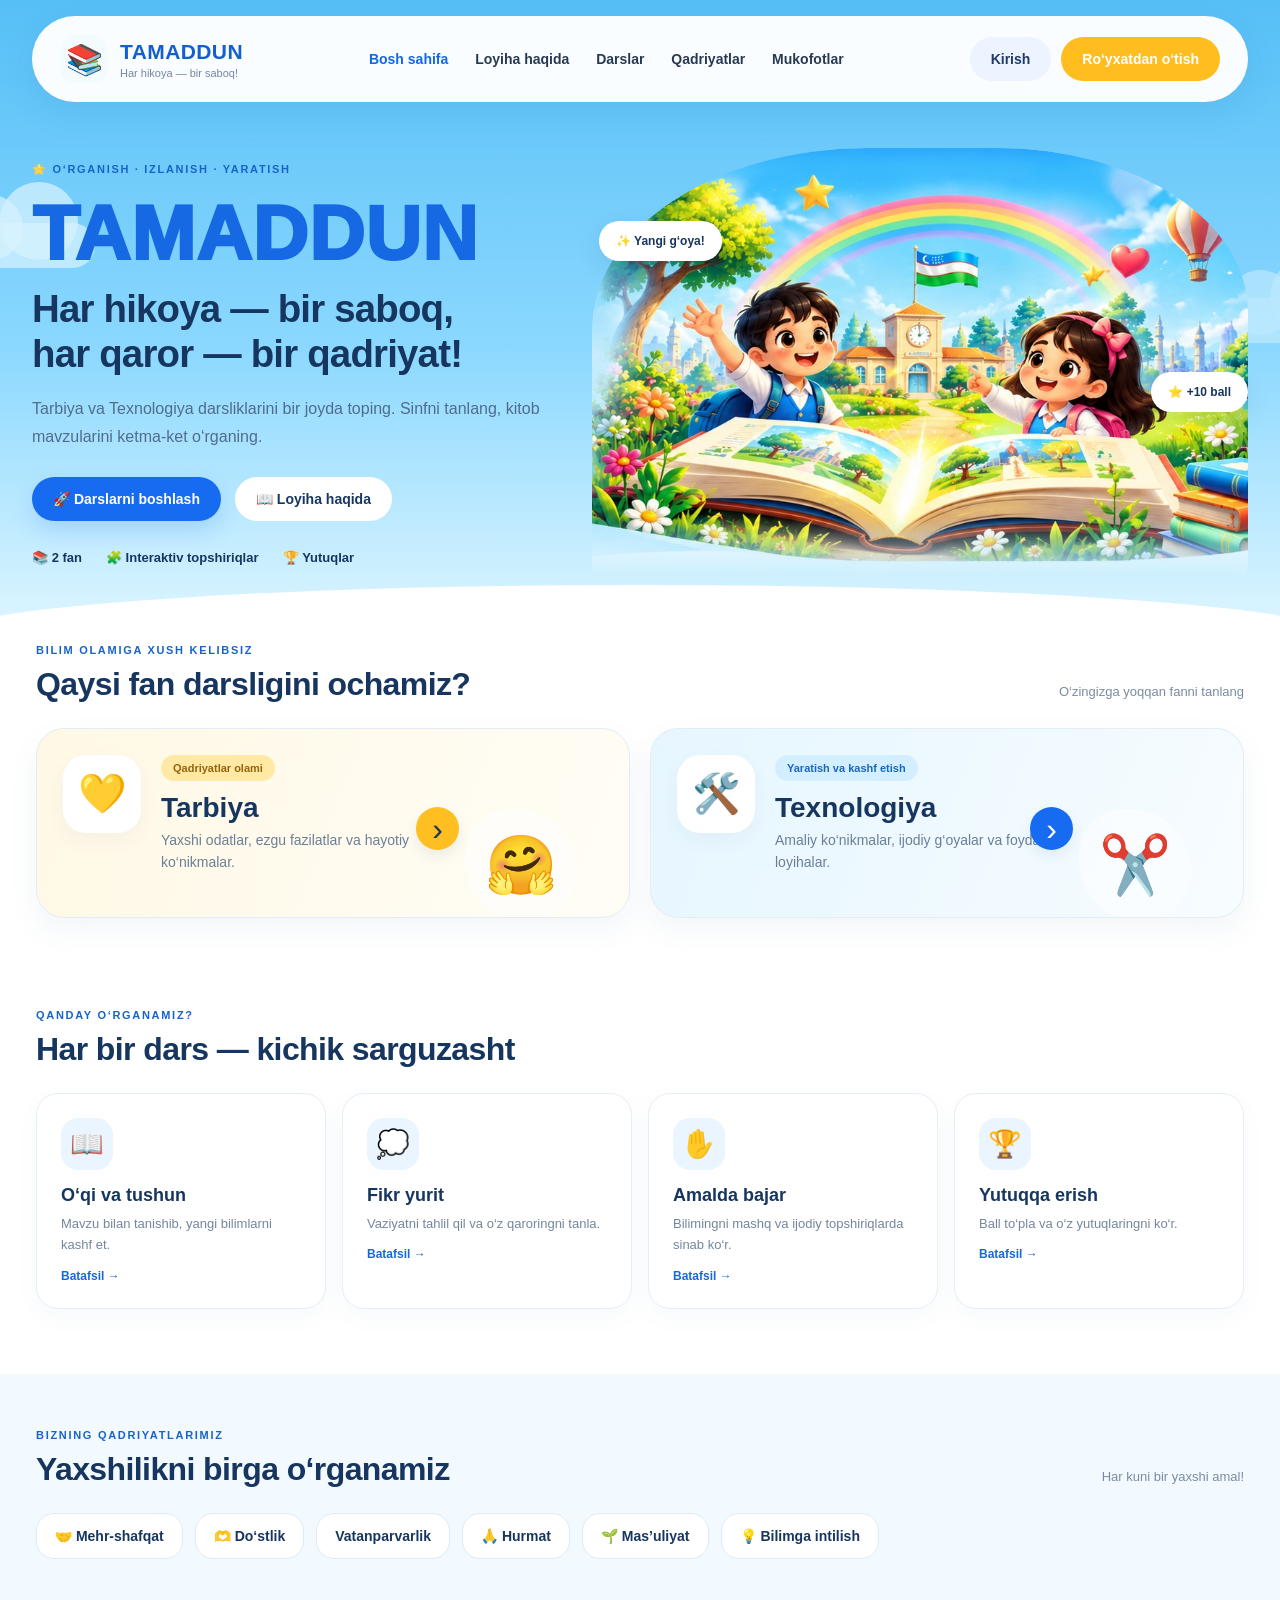
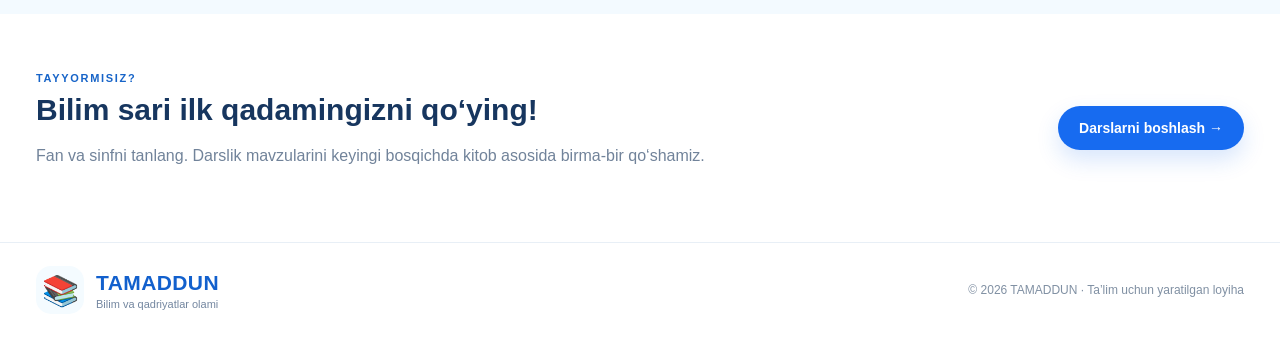
<file: index.html>
<!DOCTYPE html>
<html lang="uz">
  <head>
    <meta charset="UTF-8" />
    <meta name="viewport" content="width=device-width, initial-scale=1.0" />
    <title>TAMADDUN — Har hikoya bir saboq</title>
    <link rel="stylesheet" href="style.css" />
  </head>
  <body>
    <header class="navbar">
      <a class="brand" href="#home">
        <span class="brand-icon">📚</span>
        <span
          ><strong>TAMADDUN</strong><small>Har hikoya — bir saboq!</small></span
        >
      </a>

      <button class="menu-toggle" id="menuToggle">☰</button>

      <nav id="navLinks">
        <a class="active" href="#home">Bosh sahifa</a>
        <a href="#about">Loyiha haqida</a>
        <a href="darslar.html">Darslar</a>
        <a href="#values">Qadriyatlar</a>
        <a href="#rewards">Mukofotlar</a>
      </nav>

      <div class="nav-actions">
        <button class="btn login" id="loginBtn">Kirish</button>
        <button class="btn register" id="registerBtn">Ro‘yxatdan o‘tish</button>
      </div>
    </header>

    <main id="home">
      <section class="hero">
        <div class="cloud cloud-a"></div>
        <div class="cloud cloud-b"></div>

        <div class="hero-inner">
          <div class="hero-copy">
            <div class="eyebrow">🌟 O‘RGANISH · IZLANISH · YARATISH</div>
            <div class="hero-brand">TAMADDUN</div>

            <h1>
              Har hikoya — bir saboq,<br />
              har qaror — bir qadriyat!
            </h1>

            <p>
              Tarbiya va Texnologiya darsliklarini bir joyda toping. Sinfni
              tanlang, kitob mavzularini ketma-ket o‘rganing.
            </p>

            <div class="hero-buttons">
              <a class="btn primary" href="#subjects">🚀 Darslarni boshlash</a>
              <a class="btn secondary" href="#about">📖 Loyiha haqida</a>
            </div>

            <div class="hero-stats">
              <span>📚 <b>2 fan</b></span>
              <span>🧩 <b>Interaktiv topshiriqlar</b></span>
              <span>🏆 <b>Yutuqlar</b></span>
            </div>
          </div>

          <div class="hero-picture">
            <img
              src="hero-illustration.jpg"
              alt="Bolalar ochiq kitob orqali bilim olmoqda"
            />
            <span class="float-tag idea">✨ Yangi g‘oya!</span>
            <span class="float-tag points">⭐ +10 ball</span>
          </div>
        </div>
      </section>

      <!-- FANLAR -->
      <section class="subjects section-wrap" id="subjects">
        <div class="section-heading">
          <div>
            <span class="eyebrow">BILIM OLAMIGA XUSH KELIBSIZ</span>
            <h2>Qaysi fan darsligini ochamiz?</h2>
          </div>
          <p>O‘zingizga yoqqan fanni tanlang</p>
        </div>

        <div class="subject-grid">
          <article class="subject-card tarbiya">
            <div class="subject-symbol">💛</div>
            <div class="subject-text">
              <span class="tag yellow">Qadriyatlar olami</span>
              <h3>Tarbiya</h3>
              <p>Yaxshi odatlar, ezgu fazilatlar va hayotiy ko‘nikmalar.</p>
              <button class="arrow-btn" data-subject="Tarbiya">›</button>
            </div>
            <div class="card-art">🤗</div>
          </article>

          <article class="subject-card texnologiya">
            <div class="subject-symbol">🛠️</div>
            <div class="subject-text">
              <span class="tag blue">Yaratish va kashf etish</span>
              <h3>Texnologiya</h3>
              <p>Amaliy ko‘nikmalar, ijodiy g‘oyalar va foydali loyihalar.</p>
              <button class="arrow-btn" data-subject="Texnologiya">›</button>
            </div>
            <div class="card-art">✂️</div>
          </article>
        </div>
      </section>

      <!-- O‘RGANISH USULLARI -->
      <section class="features section-wrap" id="about">
        <div class="section-heading">
          <div>
            <span class="eyebrow">QANDAY O‘RGANAMIZ?</span>
            <h2>Har bir dars — kichik sarguzasht</h2>
          </div>
        </div>

        <div class="feature-grid">
          <article tabindex="0" role="button" data-feature="O‘qi va tushun">
            <span>📖</span>
            <h3>O‘qi va tushun</h3>
            <p>Mavzu bilan tanishib, yangi bilimlarni kashf et.</p>
          </article>

          <article tabindex="0" role="button" data-feature="Fikr yurit">
            <span>💭</span>
            <h3>Fikr yurit</h3>
            <p>Vaziyatni tahlil qil va o‘z qaroringni tanla.</p>
          </article>

          <article tabindex="0" role="button" data-feature="Amalda bajar">
            <span>✋</span>
            <h3>Amalda bajar</h3>
            <p>Bilimingni mashq va ijodiy topshiriqlarda sinab ko‘r.</p>
          </article>

          <article tabindex="0" role="button" data-feature="Yutuqqa erish">
            <span>🏆</span>
            <h3>Yutuqqa erish</h3>
            <p>Ball to‘pla va o‘z yutuqlaringni ko‘r.</p>
          </article>
        </div>
      </section>

      <!-- QADRIYATLAR -->
      <section class="values" id="values">
        <div class="section-wrap">
          <div class="section-heading">
            <div>
              <span class="eyebrow">BIZNING QADRIYATLARIMIZ</span>
              <h2>Yaxshilikni birga o‘rganamiz</h2>
            </div>
            <p>Har kuni bir yaxshi amal!</p>
          </div>

          <div class="value-list">
            <button class="value-chip" data-value="🤝 Mehr-shafqat">
              🤝 Mehr-shafqat
            </button>
            <button class="value-chip" data-value="🫶 Do‘stlik">
              🫶 Do‘stlik
            </button>
            <button class="value-chip" data-value="🇺🇿 Vatanparvarlik">
              Vatanparvarlik
            </button>
            <button class="value-chip" data-value="🙏 Hurmat">🙏 Hurmat</button>
            <button class="value-chip" data-value="🌱 Mas’uliyat">
              🌱 Mas’uliyat
            </button>
            <button class="value-chip" data-value="💡 Bilimga intilish">
              💡 Bilimga intilish
            </button>
          </div>
        </div>
      </section>

      <!-- YAKUNIY TAKLIF -->
      <section class="bottom-cta section-wrap" id="rewards">
        <div>
          <span class="eyebrow">TAYYORMISIZ?</span>
          <h2>Bilim sari ilk qadamingizni qo‘ying!</h2>
          <p>
            Fan va sinfni tanlang. Darslik mavzularini keyingi bosqichda kitob
            asosida birma-bir qo‘shamiz.
          </p>
        </div>
        <a class="btn primary" href="#subjects">Darslarni boshlash →</a>
      </section>
    </main>

    <footer>
      <div class="footer-inner">
        <a class="brand" href="#home">
          <span class="brand-icon">📚</span>
          <span
            ><strong>TAMADDUN</strong
            ><small>Bilim va qadriyatlar olami</small></span
          >
        </a>
        <span>© 2026 TAMADDUN · Ta’lim uchun yaratilgan loyiha</span>
      </div>
    </footer>

    <!-- XABAR OYNASI -->
    <div class="modal-backdrop" id="modal" hidden>
      <div class="modal" role="dialog" aria-modal="true">
        <button class="modal-close" id="modalClose">×</button>
        <div class="modal-icon">🎒</div>
        <h2 id="modalTitle">TAMADDUN’ga xush kelibsiz!</h2>
        <p id="modalText"></p>
        <button class="btn primary" id="modalOk">Tushunarli</button>
      </div>
    </div>

    <script src="app.js"></script>
  </body>
</html>
</file>
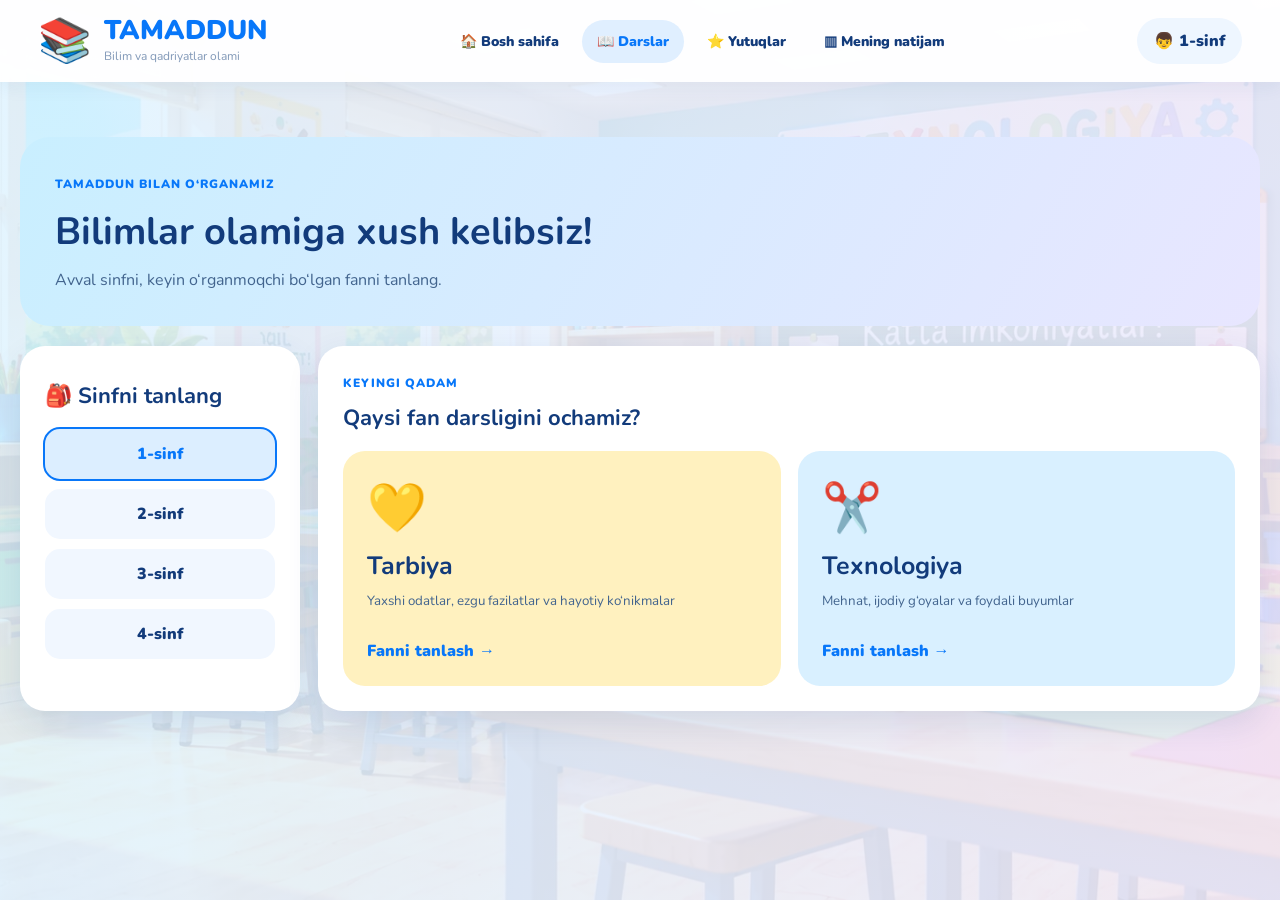
<file: darslar.html>
<!DOCTYPE html>
<html lang="uz">
  <head>
    <meta charset="UTF-8" />
    <meta name="viewport" content="width=device-width, initial-scale=1.0" />
    <title>TAMADDUN — Interaktiv dars</title>
    <link rel="stylesheet" href="darslar.css?v=72" />
  </head>
  <body>
    <header class="topbar">
      <a href="index.html" class="brand">
        <span class="brand-logo">📚</span>
        <span><b>TAMADDUN</b><small>Bilim va qadriyatlar olami</small></span>
      </a>
      <nav class="main-nav">
        <a href="index.html">🏠 Bosh sahifa</a>
        <a href="darslar.html" class="active">📖 Darslar</a>
        <a href="#">⭐ Yutuqlar</a>
        <a href="#">▥ Mening natijam</a>
      </nav>
      <div class="user-grade">👦 <span id="topGrade">1-sinf</span></div>
    </header>

    <!-- FAN VA SINF TANLASH -->
    <section class="catalog-screen" id="catalogScreen">
      <div class="catalog-intro">
        <span>TAMADDUN BILAN O‘RGANAMIZ</span>
        <h1>Bilimlar olamiga xush kelibsiz!</h1>
        <p>Avval sinfni, keyin o‘rganmoqchi bo‘lgan fanni tanlang.</p>
      </div>

      <div class="catalog-content">
        <section class="catalog-card">
          <h2>🎒 Sinfni tanlang</h2>
          <div class="grade-list">
            <button class="grade-choice active" data-grade="1">1-sinf</button>
            <button class="grade-choice" data-grade="2">2-sinf</button>
            <button class="grade-choice" data-grade="3">3-sinf</button>
            <button class="grade-choice" data-grade="4">4-sinf</button>
          </div>
        </section>

        <section class="catalog-card">
          <span class="eyebrow">KEYINGI QADAM</span>
          <h2>Qaysi fan darsligini ochamiz?</h2>
          <div class="subject-options">
            <button
              class="subject-choice tarbiya-choice"
              data-subject="tarbiya"
            >
              <span class="subject-art">💛</span>
              <b>Tarbiya</b>
              <small
                >Yaxshi odatlar, ezgu fazilatlar va hayotiy ko‘nikmalar</small
              >
              <span class="choose-label">Fanni tanlash →</span>
            </button>
            <button
              class="subject-choice technology-choice"
              data-subject="texnologiya"
            >
              <span class="subject-art">✂️</span>
              <b>Texnologiya</b>
              <small>Mehnat, ijodiy g‘oyalar va foydali buyumlar</small>
              <span class="choose-label">Fanni tanlash →</span>
            </button>
          </div>
        </section>
      </div>
    </section>


<main class="adventure-screen hidden" id="quarterScreen"><section class="adventure-heading"><a class="adventure-back" href="index.html">← Bosh sahifa</a><span class="eyebrow">TAMADDUN SARGUZASHTI</span><h1 id="adventureTitle"></h1><p id="adventureSubtitle"></p></section><section class="adventure-map-board" id="quarterGrid" aria-label="Chorak tanlash xaritasi"></section><p class="map-hint">Davom etish uchun xaritadagi chorak nomini bosing.</p></main>
<main class="adventure-screen hidden" id="quarterMapScreen"><section class="adventure-heading map-heading" id="quarterMapHeading"><button class="adventure-back" id="backToQuarters">← Choraklar xaritasi</button><span class="eyebrow">TEXNOLOGIYA · 1-SINF</span><h1 id="quarterMapTitle"></h1><p id="quarterMapDescription"></p></section><div class="map-controls"><button class="map-action secondary" id="previousQuarter">← Oldingi chorak</button><button class="map-action secondary" id="nextQuarter">Keyingi chorak →</button></div><section class="adventure-map" id="adventureMap"></section></main>
    <main class="lesson-intro-screen hidden" id="lessonIntroScreen" aria-label="1-darsga kirish">
      <div class="lesson-intro-art">
        <img loading="lazy" decoding="async" src="images/1_tex_1s_1dars_kirish.webp" alt="1-dars: Texnologiyaga ilk qadam — sarguzasht boshlanishi" />
        <button type="button" class="lesson-intro-control intro-back-control" id="introBackToMap" aria-label="Xaritaga qaytish"><span class="intro-control-icon" aria-hidden="true">←</span><span class="intro-control-label">Xaritaga qaytish</span></button>
        <button type="button" class="lesson-intro-control intro-continue-control" id="introContinue" aria-label="Darsning birinchi bosqichini boshlash"><span class="intro-control-icon" aria-hidden="true">→</span><span class="intro-control-label">Darsni boshlash</span></button>
      </div>
    </main>
    <main class="lesson-intro-screen lesson-problem-screen hidden" id="problemSituationScreen" aria-label="Muammoli vaziyat: xavfsiz ish usulini tanlang">
      <div class="problem-scene">
        <img loading="lazy" decoding="async" src="images/1_tex_1s_1dars_muammoli_vaziyat.webp" alt="Muammoli vaziyat: ish qurollaridan xavfsiz va tartibli foydalanish" />
        <button type="button" class="problem-choice unsafe-choice" data-problem-choice="unsafe" aria-label="Noto‘g‘ri holat: qaychi bilan ehtiyotsiz ishlash"><span class="sr-only">Noto‘g‘ri holatni tanlash</span></button>
        <button type="button" class="problem-choice safe-choice" data-problem-choice="safe" aria-label="To‘g‘ri holat: qaychidan xavfsiz foydalanish"><span class="sr-only">To‘g‘ri holatni tanlash</span></button>
        <button type="button" class="problem-mascot-hotspot robot-hotspot" aria-label="Robotchani ajratib ko‘rish" aria-pressed="false"><img class="character-cutout robot-cutout" src="images/1_tex_1s_1dars_muammoli_vaziyat.webp" alt="" aria-hidden="true" /></button>
        <button type="button" class="problem-mascot-hotspot fox-hotspot" aria-label="Tulkini ajratib ko‘rish" aria-pressed="false"><img class="character-cutout fox-cutout" src="images/1_tex_1s_1dars_muammoli_vaziyat.webp" alt="" aria-hidden="true" /></button>
        <button type="button" class="lesson-intro-control problem-back-control" id="problemBackToIntro" aria-label="Kirish sahifasiga qaytish"><span class="intro-control-icon" aria-hidden="true">←</span><span class="intro-control-label">Kirishga qaytish</span></button>
        <button type="button" class="lesson-intro-control intro-continue-control problem-continue-control" id="problemContinue" aria-label="Keyingi bosqichga o‘tish"><span class="intro-control-icon" aria-hidden="true">→</span><span class="intro-control-label">Davom etish</span></button>
      </div>
      <p class="problem-feedback" id="problemFeedback" aria-live="polite">Ikki holatni solishtiring. Qaysi biri xavfsiz?</p>
    </main>
    <main class="lesson-intro-screen lesson-problem-screen knowledge-screen hidden" id="knowledgeScreen" aria-label="Kundalik bilimlarni aniqlash: tanigan buyumlarni belgilang">
      <div class="problem-scene knowledge-scene">
        <img loading="lazy" decoding="async" src="images/1_tex_1s_1dars_kundalik_bilimlarni_aniqlash.webp" alt="Kundalik bilimlarni aniqlash: qaychi, yelim, qalam, bo‘yoq, mo‘yqalam, plastilin, qog‘oz va karton" />
        <button type="button" class="knowledge-card" data-tool="0" style="left:24.40%;top:1.91%;width:13.28%;height:18.49%" aria-label="Qaychi haqida bilish"><span class="sr-only">Qaychi</span></button>
        <button type="button" class="knowledge-card" data-tool="1" style="left:38.46%;top:1.91%;width:12.86%;height:18.49%" aria-label="Yelim haqida bilish"><span class="sr-only">Yelim</span></button>
        <button type="button" class="knowledge-card" data-tool="2" style="left:52.21%;top:1.91%;width:12.98%;height:18.49%" aria-label="Qalam haqida bilish"><span class="sr-only">Qalam</span></button>
        <button type="button" class="knowledge-card" data-tool="3" style="left:65.91%;top:1.91%;width:13.46%;height:18.49%" aria-label="Bo‘yoq haqida bilish"><span class="sr-only">Bo‘yoq</span></button>
        <button type="button" class="knowledge-card" data-tool="4" style="left:24.40%;top:21.79%;width:13.28%;height:17.75%" aria-label="Mo‘yqalam haqida bilish"><span class="sr-only">Mo‘yqalam</span></button>
        <button type="button" class="knowledge-card" data-tool="5" style="left:38.46%;top:21.79%;width:12.86%;height:17.75%" aria-label="Plastilin haqida bilish"><span class="sr-only">Plastilin</span></button>
        <button type="button" class="knowledge-card" data-tool="6" style="left:52.21%;top:21.79%;width:12.98%;height:17.75%" aria-label="Qog‘oz haqida bilish"><span class="sr-only">Qog‘oz</span></button>
        <button type="button" class="knowledge-card" data-tool="7" style="left:65.91%;top:21.79%;width:13.46%;height:17.75%" aria-label="Karton haqida bilish"><span class="sr-only">Karton</span></button>
        <button type="button" class="knowledge-check" data-check="0" style="left:20.22%;top:66.74%;width:7.60%;height:16.68%" aria-pressed="false" aria-label="Qaychini tanidim"><span class="knowledge-box" style="left:50.39%" aria-hidden="true"></span></button>
        <button type="button" class="knowledge-check" data-check="1" style="left:28.17%;top:66.74%;width:7.54%;height:16.68%" aria-pressed="false" aria-label="Yelimni tanidim"><span class="knowledge-box" style="left:48.41%" aria-hidden="true"></span></button>
        <button type="button" class="knowledge-check" data-check="2" style="left:36.06%;top:66.74%;width:7.30%;height:16.68%" aria-pressed="false" aria-label="Qalamni tanidim"><span class="knowledge-box" style="left:47.54%" aria-hidden="true"></span></button>
        <button type="button" class="knowledge-check" data-check="3" style="left:43.72%;top:66.74%;width:7.42%;height:16.68%" aria-pressed="false" aria-label="Bo‘yoqni tanidim"><span class="knowledge-box" style="left:49.19%" aria-hidden="true"></span></button>
        <button type="button" class="knowledge-check" data-check="4" style="left:51.50%;top:66.74%;width:7.54%;height:16.68%" aria-pressed="false" aria-label="Mo‘yqalamni tanidim"><span class="knowledge-box" style="left:48.41%" aria-hidden="true"></span></button>
        <button type="button" class="knowledge-check" data-check="5" style="left:59.39%;top:66.74%;width:7.42%;height:16.68%" aria-pressed="false" aria-label="Plastilinni tanidim"><span class="knowledge-box" style="left:48.39%" aria-hidden="true"></span></button>
        <button type="button" class="knowledge-check" data-check="6" style="left:67.17%;top:66.74%;width:7.72%;height:16.68%" aria-pressed="false" aria-label="Qog‘ozni tanidim"><span class="knowledge-box" style="left:49.61%" aria-hidden="true"></span></button>
        <button type="button" class="knowledge-check" data-check="7" style="left:75.24%;top:66.74%;width:7.42%;height:16.68%" aria-pressed="false" aria-label="Kartonni tanidim"><span class="knowledge-box" style="left:49.19%" aria-hidden="true"></span></button>
        <button type="button" class="knowledge-dot" data-dot="0" style="left:35.29%;top:86.40%" aria-label="1-bosqich"></button>
        <button type="button" class="knowledge-dot" data-dot="1" style="left:38.82%;top:86.40%" aria-label="2-bosqich"></button>
        <button type="button" class="knowledge-dot" data-dot="2" style="left:42.40%;top:86.40%" aria-label="3-bosqich"></button>
        <button type="button" class="knowledge-dot" data-dot="3" style="left:45.99%;top:86.40%" aria-label="4-bosqich"></button>
        <button type="button" class="knowledge-dot" data-dot="4" style="left:49.64%;top:86.40%" aria-label="5-bosqich"></button>
        <button type="button" class="knowledge-dot" data-dot="5" style="left:53.11%;top:86.40%" aria-label="6-bosqich"></button>
        <button type="button" class="knowledge-dot" data-dot="6" style="left:56.58%;top:86.40%" aria-label="7-bosqich"></button>
        <button type="button" class="knowledge-dot" data-dot="7" style="left:59.99%;top:86.40%" aria-label="8-bosqich"></button>
        <button type="button" class="knowledge-dot" data-dot="8" style="left:63.52%;top:86.40%" aria-label="9-bosqich"></button>
        <button type="button" class="knowledge-hero" data-hero="robot" style="left:3.11%;top:31.67%;width:19.14%;height:53.88%;clip-path:polygon(13.4% 6.3%, 25.9% 0.0%, 30.6% 8.3%, 61.9% 8.7%, 79.1% 14.2%, 87.5% 15.8%, 93.1% 20.1%, 100.0% 30.0%, 91.6% 38.3%, 84.4% 43.8%, 87.5% 55.6%, 82.5% 67.5%, 78.1% 79.3%, 81.2% 91.1%, 84.4% 100.0%, 30.6% 100.0%, 23.8% 91.1%, 20.6% 79.3%, 14.4% 67.5%, 2.5% 51.7%, 0.0% 28.0%, 5.6% 19.1%)" aria-label="Robotcha" aria-pressed="false"></button>
        <button type="button" class="knowledge-hero" data-hero="bola1" style="left:23.03%;top:38.04%;width:12.62%;height:25.93%;clip-path:polygon(7.1% 25.4%, 26.1% 4.9%, 59.2% 0.0%, 79.1% 16.4%, 83.9% 41.8%, 97.2% 64.3%, 100.0% 98.4%, 3.3% 100.0%, 0.0% 58.2%, 10.9% 45.9%)" aria-label="O‘quvchi bola" aria-pressed="false"></button>
        <button type="button" class="knowledge-hero" data-hero="qiz1" style="left:35.77%;top:38.47%;width:12.80%;height:25.50%;clip-path:polygon(3.3% 65.8%, 0.0% 32.5%, 11.2% 6.7%, 47.7% 0.0%, 70.1% 9.6%, 81.3% 36.7%, 95.3% 63.7%, 100.0% 99.2%, 19.6% 100.0%, 0.0% 90.8%)" aria-label="O‘quvchi qiz" aria-pressed="false"></button>
        <button type="button" class="knowledge-hero" data-hero="bola2" style="left:50.24%;top:37.41%;width:13.52%;height:25.50%;clip-path:polygon(0.0% 32.5%, 12.4% 7.5%, 44.2% 0.0%, 70.8% 13.8%, 83.2% 22.1%, 91.2% 19.2%, 100.0% 49.2%, 100.0% 86.7%, 98.2% 100.0%, 8.0% 100.0%, 0.9% 70.0%)" aria-label="O‘quvchi bola" aria-pressed="false"></button>
        <button type="button" class="knowledge-hero" data-hero="qiz2" style="left:63.88%;top:39.11%;width:13.04%;height:24.87%;clip-path:polygon(0.9% 82.1%, 9.2% 47.9%, 19.3% 22.2%, 32.1% 6.0%, 47.7% 0.0%, 89.0% 8.5%, 93.6% 30.8%, 90.8% 65.0%, 100.0% 95.7%, 83.5% 100.0%, 19.3% 100.0%, 0.0% 100.0%)" aria-label="O‘quvchi qiz" aria-pressed="false"></button>
        <button type="button" class="knowledge-hero" data-hero="tulki" style="left:77.15%;top:33.79%;width:20.45%;height:48.25%;clip-path:polygon(0.6% 33.5%, 20.5% 9.3%, 25.7% 0.0%, 46.8% 4.4%, 64.9% 2.2%, 79.5% 6.6%, 91.2% 15.9%, 85.4% 22.5%, 88.3% 44.5%, 100.0% 64.3%, 100.0% 84.1%, 79.5% 84.6%, 70.2% 97.8%, 38.0% 100.0%, 32.2% 84.1%, 26.9% 53.3%, 14.6% 44.9%, 0.0% 40.1%)" aria-label="Tulki" aria-pressed="false"></button>
        <button type="button" class="knowledge-nav knowledge-back" id="knowledgeBack" style="left:1.08%;top:78.11%;width:7.60%;height:10.63%" aria-label="Muammoli vaziyatga qaytish"><span class="intro-control-label">Orqaga</span></button>
        <button type="button" class="knowledge-nav knowledge-next" id="knowledgeContinue" style="left:90.61%;top:78.11%;width:8.07%;height:10.63%" aria-label="Keyingi bosqichga o‘tish"><span class="intro-control-label">Davom etish</span></button>
      </div>
      <p class="problem-feedback" id="knowledgeFeedback" aria-live="polite">Buyum kartochkasini bosing yoki pastda o‘zingiz tanigan buyumlarni belgilang.</p>
    </main>
    <main class="lesson-intro-screen lesson-problem-screen safety-screen hidden" id="safetyScreen1" data-safety-page="1" aria-label="4-bosqich: Texnologiya darslarida xavfsizlik texnikasi, 1/7">
      <div class="problem-scene knowledge-scene safety-scene" style="aspect-ratio:1674 / 940">
        <img loading="lazy" decoding="async" src="images/1_tex_1s_1dars_4bosqich_1.webp" alt="Texnologiya darslarida xavfsizlik texnikasi: ish o‘rningizni tayyorlab oling" />
        <button type="button" class="safety-rule" data-rule="0" data-say="To‘g‘ri! Partaga qog‘oz yoki kleyonka to‘shasak, u iflos bo‘lmaydi." style="left:42.71%;top:51.91%;width:34.65%;height:8.40%" aria-pressed="false" aria-label="Partani iflos qilmaslik uchun uning ustiga qog‘oz yoki kleyonka to‘shang"><span class="safety-tick" style="left:3.79%;top:43.04%" aria-hidden="true"></span></button>
        <button type="button" class="safety-rule" data-rule="1" data-say="Barakalla! Materiallar tartibli tursa, kerakli narsani tez topamiz." style="left:42.71%;top:62.02%;width:36.02%;height:5.74%" aria-pressed="false" aria-label="Materiallaringizni tartib bilan joylashtiring"><span class="safety-tick" style="left:3.65%;top:50.00%" aria-hidden="true"></span></button>
        <button type="button" class="safety-rule" data-rule="2" data-say="Ajoyib! Ortiqcha narsalar portfelda tursa, ish joyi keng va xavfsiz bo‘ladi." style="left:42.71%;top:69.15%;width:34.65%;height:8.72%" aria-pressed="false" aria-label="Ortiqcha narsalarni portfelingizga solib qo‘ying"><span class="safety-tick" style="left:4.31%;top:48.78%" aria-hidden="true"></span></button>
        <button type="button" class="safety-object" data-object-rule="0" style="left:21.80%;top:52.34%;width:19.41%;height:10.43%" aria-label="Kleyonka to‘shalgan parta"></button>
        <button type="button" class="safety-object" data-object-rule="2" style="left:24.19%;top:67.23%;width:8.66%;height:15.53%" aria-label="Portfel"></button>
        <button type="button" class="safety-object" data-object-rule="1" style="left:32.26%;top:61.49%;width:6.27%;height:11.91%" aria-label="Qalamdon"></button>
        <button type="button" class="safety-object" data-object-rule="0" style="left:33.15%;top:73.40%;width:8.66%;height:9.79%" aria-label="Kleyonka rulon"></button>
        <button type="button" class="knowledge-dot safety-dot" data-safety-dot="0" style="left:36.68%;top:91.81%" aria-label="1-bosqich"></button>
        <button type="button" class="knowledge-dot safety-dot" data-safety-dot="1" style="left:40.32%;top:91.81%" aria-label="2-bosqich"></button>
        <button type="button" class="knowledge-dot safety-dot" data-safety-dot="2" style="left:43.91%;top:91.81%" aria-label="3-bosqich"></button>
        <button type="button" class="knowledge-dot safety-dot" data-safety-dot="3" style="left:47.43%;top:91.81%" aria-label="4-bosqich"></button>
        <button type="button" class="knowledge-dot safety-dot" data-safety-dot="4" style="left:50.84%;top:91.81%" aria-label="5-bosqich"></button>
        <button type="button" class="knowledge-dot safety-dot" data-safety-dot="5" style="left:54.12%;top:91.81%" aria-label="6-bosqich"></button>
        <button type="button" class="knowledge-dot safety-dot" data-safety-dot="6" style="left:57.53%;top:91.81%" aria-label="7-bosqich"></button>
        <button type="button" class="knowledge-dot safety-dot" data-safety-dot="7" style="left:60.93%;top:91.81%" aria-label="8-bosqich"></button>
        <button type="button" class="knowledge-hero" data-hero="robot" style="left:2.09%;top:36.17%;width:18.04%;height:50.53%;clip-path:polygon(28.1% 0.0%, 38.1% 1.1%, 38.1% 12.6%, 64.6% 13.7%, 81.1% 21.1%, 87.7% 26.3%, 94.4% 26.9%, 100.0% 35.8%, 98.3% 43.2%, 85.1% 48.8%, 73.8% 54.7%, 71.9% 71.6%, 78.5% 84.2%, 88.4% 94.7%, 86.8% 100.0%, 44.7% 100.0%, 38.1% 92.6%, 24.8% 88.4%, 14.9% 75.8%, 8.3% 63.2%, 14.9% 52.6%, 8.3% 46.3%, 0.0% 33.7%, 3.3% 23.2%, 18.2% 14.7%, 27.5% 12.2%)" aria-label="Robotcha" aria-pressed="false"></button>
        <button type="button" class="knowledge-hero" data-hero="tulki" style="left:79.63%;top:37.45%;width:16.97%;height:49.47%;clip-path:polygon(30.6% 4.9%, 48.2% 0.0%, 69.4% 0.0%, 80.6% 6.0%, 93.0% 14.6%, 100.0% 21.5%, 94.7% 36.1%, 98.2% 49.0%, 96.5% 61.9%, 85.9% 68.8%, 80.6% 79.6%, 56.0% 86.0%, 41.9% 96.3%, 38.4% 100.0%, 12.3% 100.0%, 17.6% 89.9%, 22.9% 79.1%, 17.6% 64.1%, 15.8% 45.2%, 0.0% 36.6%, 1.8% 22.8%, 15.8% 20.6%, 22.9% 14.2%)" aria-label="Tulki" aria-pressed="false"></button>
        <button type="button" class="knowledge-nav knowledge-back safety-back" style="left:1.79%;top:87.77%;width:7.89%;height:10.32%" aria-label="Oldingi sahifaga qaytish"><span class="intro-control-label">Orqaga</span></button>
        <button type="button" class="knowledge-nav knowledge-next safety-next" style="left:89.78%;top:87.77%;width:8.30%;height:10.32%" aria-label="Keyingi sahifaga o‘tish"><span class="intro-control-label">Davom etish</span></button>
      </div>
      <p class="problem-feedback safety-feedback" data-hint="Ish o‘rnini tayyorlash qoidalarini bosib, bajarganlaringizni belgilang." aria-live="polite">Ish o‘rnini tayyorlash qoidalarini bosib, bajarganlaringizni belgilang.</p>
    </main>
    <main class="lesson-intro-screen lesson-problem-screen safety-screen hidden" id="safetyScreen2" data-safety-page="2" aria-label="4-bosqich: Dars jarayonida o‘zimizni qanday tutamiz, 2/7">
      <div class="problem-scene knowledge-scene safety-scene" style="aspect-ratio:1673 / 940">
        <img loading="lazy" decoding="async" src="images/1_tex_1s_1dars_4bosqich_2.webp" alt="Dars jarayonida o‘zimizni qanday tutamiz: fartuk va yengcha, mashg‘ulot davomida, o‘qituvchini tinglash" />
        <button type="button" class="safety-rule" data-rule="0" data-say="To‘g‘ri! Fartuk va yengcha kiyimlarimizni yelim, bo‘yoq va plastilindan asraydi." style="left:23.01%;top:19.36%;width:55.41%;height:17.02%" aria-pressed="false" aria-label="Fartuk va yengchani kiyib oling"><span class="safety-badge" aria-hidden="true"></span></button>
        <button type="button" class="safety-rule" data-rule="1" data-say="Barakalla! To‘g‘ri o‘tirib, jim ishlasak, hech kimga xalaqit bermaymiz." style="left:23.01%;top:37.45%;width:55.41%;height:22.87%" aria-pressed="false" aria-label="Mashg‘ulot davomida o‘tirgan holda, to‘g‘ri o‘tirib ishlang, xalaqit bermang"><span class="safety-badge" aria-hidden="true"></span></button>
        <button type="button" class="safety-rule" data-rule="2" data-say="Ajoyib! Yordam kerak bo‘lsa, qo‘lingizni ko‘taring." style="left:23.01%;top:61.70%;width:55.41%;height:21.49%" aria-pressed="false" aria-label="O‘qituvchingizni diqqat bilan tinglang"><span class="safety-badge" aria-hidden="true"></span></button>
        <button type="button" class="knowledge-dot safety-dot" data-safety-dot="0" style="left:36.70%;top:91.81%" aria-label="1-bosqich"></button>
        <button type="button" class="knowledge-dot safety-dot" data-safety-dot="1" style="left:40.35%;top:91.81%" aria-label="2-bosqich"></button>
        <button type="button" class="knowledge-dot safety-dot" data-safety-dot="2" style="left:43.93%;top:91.81%" aria-label="3-bosqich"></button>
        <button type="button" class="knowledge-dot safety-dot" data-safety-dot="3" style="left:47.46%;top:91.81%" aria-label="4-bosqich"></button>
        <button type="button" class="knowledge-dot safety-dot" data-safety-dot="4" style="left:50.87%;top:91.81%" aria-label="5-bosqich"></button>
        <button type="button" class="knowledge-dot safety-dot" data-safety-dot="5" style="left:54.15%;top:91.81%" aria-label="6-bosqich"></button>
        <button type="button" class="knowledge-dot safety-dot" data-safety-dot="6" style="left:57.56%;top:91.81%" aria-label="7-bosqich"></button>
        <button type="button" class="knowledge-dot safety-dot" data-safety-dot="7" style="left:60.97%;top:91.81%" aria-label="8-bosqich"></button>
        <button type="button" class="knowledge-hero" data-hero="robot" style="left:2.09%;top:42.55%;width:18.53%;height:49.57%;clip-path:polygon(24.2% 0.0%, 32.3% 2.1%, 32.3% 10.7%, 59.7% 12.9%, 73.2% 19.3%, 85.5% 10.7%, 100.0% 12.9%, 100.0% 25.8%, 85.5% 34.3%, 91.9% 45.1%, 91.9% 55.8%, 82.3% 62.2%, 73.2% 68.7%, 76.5% 81.5%, 86.1% 92.3%, 86.1% 100.0%, 46.8% 100.0%, 33.9% 92.3%, 24.2% 81.5%, 14.5% 68.7%, 8.1% 51.5%, 1.6% 38.6%, 0.0% 25.8%, 8.1% 17.2%, 23.5% 12.9%)" aria-label="Robotcha" aria-pressed="false"></button>
        <button type="button" class="knowledge-hero" data-hero="tulki" style="left:81.17%;top:45.74%;width:18.17%;height:46.81%;clip-path:polygon(27.0% 3.4%, 40.1% 0.0%, 66.4% 2.3%, 82.9% 11.4%, 92.8% 20.5%, 86.2% 29.5%, 87.8% 43.2%, 92.8% 56.8%, 100.0% 68.2%, 93.4% 81.8%, 76.3% 84.1%, 66.4% 90.9%, 53.3% 97.7%, 43.4% 100.0%, 12.2% 100.0%, 13.2% 90.9%, 23.0% 79.5%, 19.7% 65.9%, 13.8% 47.7%, 6.6% 34.1%, 0.0% 25.0%, 9.9% 20.5%, 19.7% 15.9%)" aria-label="Tulki" aria-pressed="false"></button>
        <button type="button" class="knowledge-nav knowledge-back safety-back" style="left:1.79%;top:87.77%;width:7.89%;height:10.32%" aria-label="Oldingi sahifaga qaytish"><span class="intro-control-label">Orqaga</span></button>
        <button type="button" class="knowledge-nav knowledge-next safety-next" style="left:89.84%;top:87.77%;width:8.31%;height:10.32%" aria-label="Keyingi sahifaga o‘tish"><span class="intro-control-label">Davom etish</span></button>
      </div>
      <p class="problem-feedback safety-feedback" data-hint="Har bir qoidani o‘qing va bosib belgilang." aria-live="polite">Har bir qoidani o‘qing va bosib belgilang.</p>
    </main>
    <main class="lesson-intro-screen lesson-problem-screen safety-screen hidden" id="safetyScreen3" data-safety-page="3" aria-label="4-bosqich: Ish qurollari va tabiiy materiallar bilan tanishuv, 3/7">
      <div class="problem-scene knowledge-scene safety-scene" style="aspect-ratio:1672 / 941">
        <img loading="lazy" decoding="async" src="images/1_tex_1s_1dars_4bosqich_3.webp" alt="Ish qurollari va tabiiy materiallar bilan tanishuv: qaychi, yelim, qalamlar, bo‘yoqlar" />
        <button type="button" class="safety-rule" data-rule="0" data-say="To‘g‘ri! Qaychi bilan ehtiyot bo‘lib qirqamiz va uni doim g‘ilofda saqlaymiz." style="left:19.74%;top:38.26%;width:60.41%;height:12.11%" aria-pressed="false" aria-label="Qaychi"><span class="safety-badge" aria-hidden="true"></span></button>
        <button type="button" class="safety-rule" data-rule="1" data-say="Barakalla! Yelimni yupqa qilib surtamiz, shunda detallar yaxshi yopishadi." style="left:19.74%;top:51.65%;width:60.41%;height:10.31%" aria-pressed="false" aria-label="Yelim"><span class="safety-badge" aria-hidden="true"></span></button>
        <button type="button" class="safety-rule" data-rule="2" data-say="Ajoyib! Qalam bilan chizamiz va shakllarni belgilab olamiz." style="left:19.74%;top:63.12%;width:60.41%;height:11.05%" aria-pressed="false" aria-label="Qalamlar"><span class="safety-badge" aria-hidden="true"></span></button>
        <button type="button" class="safety-rule" data-rule="3" data-say="Zo‘r! Bo‘yoqlar rasmimizni yorqin va rang-barang qiladi." style="left:19.74%;top:75.35%;width:60.41%;height:10.31%" aria-pressed="false" aria-label="Bo‘yoqlar"><span class="safety-badge" aria-hidden="true"></span></button>
        <button type="button" class="knowledge-dot safety-dot" data-safety-dot="0" style="left:35.77%;top:91.50%" aria-label="1-bosqich"></button>
        <button type="button" class="knowledge-dot safety-dot" data-safety-dot="1" style="left:39.35%;top:91.50%" aria-label="2-bosqich"></button>
        <button type="button" class="knowledge-dot safety-dot" data-safety-dot="2" style="left:42.94%;top:91.50%" aria-label="3-bosqich"></button>
        <button type="button" class="knowledge-dot safety-dot" data-safety-dot="3" style="left:46.65%;top:91.50%" aria-label="4-bosqich"></button>
        <button type="button" class="knowledge-dot safety-dot" data-safety-dot="4" style="left:50.24%;top:91.50%" aria-label="5-bosqich"></button>
        <button type="button" class="knowledge-dot safety-dot" data-safety-dot="5" style="left:53.77%;top:91.50%" aria-label="6-bosqich"></button>
        <button type="button" class="knowledge-dot safety-dot" data-safety-dot="6" style="left:57.42%;top:91.50%" aria-label="7-bosqich"></button>
        <button type="button" class="knowledge-dot safety-dot" data-safety-dot="7" style="left:61.00%;top:91.50%" aria-label="8-bosqich"></button>
        <button type="button" class="knowledge-hero" data-hero="robot" style="left:3.29%;top:41.45%;width:14.47%;height:43.78%;clip-path:polygon(16.5% 0.0%, 26.9% 1.2%, 28.9% 9.7%, 59.9% 12.1%, 76.4% 19.4%, 85.5% 31.6%, 82.6% 38.8%, 93.0% 46.1%, 100.0% 55.8%, 89.7% 70.4%, 89.7% 85.0%, 97.9% 97.6%, 59.9% 100.0%, 39.3% 89.8%, 22.7% 75.2%, 10.3% 60.7%, 10.3% 51.0%, 2.1% 41.3%, 0.0% 26.7%, 10.3% 14.6%, 18.6% 10.9%)" aria-label="Robotcha" aria-pressed="false"></button>
        <button type="button" class="knowledge-hero" data-hero="tulki" style="left:82.24%;top:41.45%;width:16.15%;height:45.38%;clip-path:polygon(24.1% 4.7%, 46.3% 0.0%, 72.2% 2.3%, 90.7% 11.7%, 100.0% 18.7%, 92.6% 28.1%, 94.4% 42.2%, 90.7% 58.5%, 98.1% 70.3%, 87.0% 82.0%, 68.5% 86.7%, 68.5% 98.8%, 38.9% 100.0%, 9.3% 96.5%, 16.7% 86.7%, 16.7% 72.6%, 13.0% 53.9%, 9.3% 39.8%, 0.0% 30.4%, 3.7% 21.1%, 16.7% 18.7%)" aria-label="Tulki" aria-pressed="false"></button>
        <button type="button" class="knowledge-nav knowledge-back safety-back" style="left:2.99%;top:87.14%;width:8.67%;height:11.16%" aria-label="Oldingi sahifaga qaytish"><span class="intro-control-label">Orqaga</span></button>
        <button type="button" class="knowledge-nav knowledge-next safety-next" style="left:88.40%;top:87.14%;width:8.79%;height:11.16%" aria-label="Keyingi sahifaga o‘tish"><span class="intro-control-label">Davom etish</span></button>
      </div>
      <p class="problem-feedback safety-feedback" data-hint="Har bir ish qurolini bosib, u bilan tanishganingizni belgilang." aria-live="polite">Har bir ish qurolini bosib, u bilan tanishganingizni belgilang.</p>
    </main>
    <main class="lesson-intro-screen lesson-problem-screen safety-screen hidden" id="safetyScreen4" data-safety-page="4" aria-label="4-bosqich: Materiallar bilan tanishuv, 4/7">
      <div class="problem-scene knowledge-scene safety-scene" style="aspect-ratio:1672 / 941">
        <img loading="lazy" decoding="async" src="images/1_tex_1s_1dars_4bosqich_4.webp" alt="Materiallar bilan tanishuv: mo‘yqalamlar, plastilin taxtachasi, plastilin, steklar, karton, paxta" />
        <button type="button" class="safety-rule" data-rule="0" data-say="To‘g‘ri! Mo‘yqalamni ishlatib bo‘lgach, suvda yuvib, quritib qo‘yamiz." style="left:20.33%;top:12.96%;width:59.51%;height:13.82%" aria-pressed="false" aria-label="Mo‘yqalamlar"><span class="safety-badge" aria-hidden="true"></span></button>
        <button type="button" class="safety-rule" data-rule="1" data-say="Barakalla! Taxtacha partani iflos qilmasdan, saranjom ishlashga yordam beradi." style="left:20.33%;top:27.63%;width:59.51%;height:11.37%" aria-pressed="false" aria-label="Plastilin taxtachasi"><span class="safety-badge" aria-hidden="true"></span></button>
        <button type="button" class="safety-rule" data-rule="2" data-say="Ajoyib! Plastilin yumshoq, undan turli shakllar yasaymiz." style="left:20.33%;top:39.85%;width:59.51%;height:11.16%" aria-pressed="false" aria-label="Plastilin"><span class="safety-badge" aria-hidden="true"></span></button>
        <button type="button" class="safety-rule" data-rule="3" data-say="Zo‘r! Steklar bilan plastilinni kesamiz va naqsh solamiz." style="left:20.33%;top:51.86%;width:59.51%;height:11.90%" aria-pressed="false" aria-label="Steklar"><span class="safety-badge" aria-hidden="true"></span></button>
        <button type="button" class="safety-rule" data-rule="4" data-say="To‘g‘ri! Kartondan tabriknoma va turli buyumlar yasaymiz." style="left:20.33%;top:64.61%;width:59.51%;height:10.84%" aria-pressed="false" aria-label="Karton"><span class="safety-badge" aria-hidden="true"></span></button>
        <button type="button" class="safety-rule" data-rule="5" data-say="Barakalla! Paxtadan bulut, qor va hayvon juni yasash mumkin." style="left:20.33%;top:76.30%;width:59.51%;height:10.52%" aria-pressed="false" aria-label="Paxta"><span class="safety-badge" aria-hidden="true"></span></button>
        <button type="button" class="knowledge-dot safety-dot" data-safety-dot="0" style="left:36.24%;top:91.71%" aria-label="1-bosqich"></button>
        <button type="button" class="knowledge-dot safety-dot" data-safety-dot="1" style="left:39.77%;top:91.71%" aria-label="2-bosqich"></button>
        <button type="button" class="knowledge-dot safety-dot" data-safety-dot="2" style="left:43.30%;top:91.71%" aria-label="3-bosqich"></button>
        <button type="button" class="knowledge-dot safety-dot" data-safety-dot="3" style="left:46.83%;top:91.71%" aria-label="4-bosqich"></button>
        <button type="button" class="knowledge-dot safety-dot" data-safety-dot="4" style="left:50.30%;top:91.71%" aria-label="5-bosqich"></button>
        <button type="button" class="knowledge-dot safety-dot" data-safety-dot="5" style="left:53.83%;top:91.71%" aria-label="6-bosqich"></button>
        <button type="button" class="knowledge-dot safety-dot" data-safety-dot="6" style="left:57.42%;top:91.71%" aria-label="7-bosqich"></button>
        <button type="button" class="knowledge-dot safety-dot" data-safety-dot="7" style="left:61.06%;top:91.71%" aria-label="8-bosqich"></button>
        <button type="button" class="knowledge-hero" data-hero="robot" style="left:3.29%;top:42.51%;width:14.95%;height:42.72%;clip-path:polygon(20.0% 0.0%, 28.0% 1.2%, 30.0% 10.0%, 62.0% 12.4%, 82.0% 19.9%, 88.0% 32.3%, 84.0% 38.6%, 94.0% 47.3%, 100.0% 54.7%, 90.0% 64.7%, 88.0% 79.6%, 94.8% 97.5%, 58.0% 100.0%, 42.0% 92.0%, 26.0% 79.6%, 12.0% 67.2%, 10.0% 54.7%, 2.0% 44.8%, 0.0% 27.4%, 10.0% 14.9%, 18.0% 11.2%)" aria-label="Robotcha" aria-pressed="false"></button>
        <button type="button" class="knowledge-hero" data-hero="tulki" style="left:81.64%;top:41.98%;width:17.05%;height:44.85%;clip-path:polygon(26.3% 3.6%, 43.9% 0.0%, 68.4% 3.6%, 89.5% 13.0%, 100.0% 20.1%, 93.0% 29.6%, 91.2% 43.8%, 87.7% 58.1%, 96.5% 69.9%, 87.7% 84.1%, 75.4% 88.9%, 77.2% 98.8%, 40.4% 100.0%, 15.8% 97.2%, 21.1% 86.5%, 21.1% 72.3%, 15.8% 55.7%, 12.3% 41.5%, 1.8% 34.4%, 0.0% 22.5%, 12.3% 17.8%, 19.3% 13.0%)" aria-label="Tulki" aria-pressed="false"></button>
        <button type="button" class="knowledge-nav knowledge-back safety-back" style="left:2.39%;top:87.67%;width:9.27%;height:10.63%" aria-label="Oldingi sahifaga qaytish"><span class="intro-control-label">Orqaga</span></button>
        <button type="button" class="knowledge-nav knowledge-next safety-next" style="left:88.40%;top:87.67%;width:9.09%;height:10.63%" aria-label="Keyingi sahifaga o‘tish"><span class="intro-control-label">Davom etish</span></button>
      </div>
      <p class="problem-feedback safety-feedback" data-hint="Har bir materialni bosib, u bilan tanishganingizni belgilang." aria-live="polite">Har bir materialni bosib, u bilan tanishganingizni belgilang.</p>
    </main>
    <main class="lesson-intro-screen lesson-problem-screen safety-screen hidden" id="safetyScreen5" data-safety-page="5" aria-label="4-bosqich: Xavfsizlik qoidalari va tabiiy materiallar, 5/7">
      <div class="problem-scene knowledge-scene safety-scene" style="aspect-ratio:1672 / 941">
        <img loading="lazy" decoding="async" src="images/1_tex_1s_1dars_4bosqich_5.webp" alt="Xavfsizlik qoidalari va tabiiy materiallar: g‘uddalar, eman va kashtan yong‘oqlari, daraxt barglari, urug‘lar, yong‘oq po‘choqlari" />
        <button type="button" class="safety-rule" data-rule="0" data-say="To‘g‘ri! Qaychi bilan doim ehtiyot bo‘lib ishlaymiz." style="left:24.82%;top:17.85%;width:25.42%;height:6.59%" aria-pressed="false" aria-label="Qaychi bilan ehtiyot bo‘lib ishlang"><span class="safety-badge safety-badge-mini" style="left:3.06%;top:29.03%" aria-hidden="true"></span></button>
        <button type="button" class="safety-rule" data-rule="1" data-say="Barakalla! Yelim va bo‘yoqni hech qachon og‘izga olmaymiz." style="left:24.82%;top:24.44%;width:25.42%;height:5.74%" aria-pressed="false" aria-label="Yelim va bo‘yoqlarni tatib ko‘rmang"><span class="safety-badge safety-badge-mini" style="left:3.06%;top:18.52%" aria-hidden="true"></span></button>
        <button type="button" class="safety-rule" data-rule="2" data-say="Ajoyib! Dars tugagach, hamma narsani joyiga qo‘yamiz." style="left:24.82%;top:30.18%;width:25.42%;height:8.50%" aria-pressed="false" aria-label="Dars tugagach, barcha anjomlarni joy-joyiga qo‘ying"><span class="safety-badge safety-badge-mini" style="left:3.06%;top:12.50%" aria-hidden="true"></span></button>
        <button type="button" class="safety-rule" data-rule="3" data-say="G‘uddalardan tipratikan, kuchukcha kabi hayvonchalar yasash mumkin." style="left:20.63%;top:49.10%;width:17.64%;height:13.60%" aria-pressed="false" aria-label="G‘uddalar"><span class="safety-badge" aria-hidden="true"></span></button>
        <button type="button" class="safety-rule" data-rule="4" data-say="Eman yong‘oqlaridan kichkina odamchalar va hayvonchalar yasaymiz." style="left:40.49%;top:49.10%;width:17.52%;height:13.60%" aria-pressed="false" aria-label="Eman yong‘oqlari"><span class="safety-badge" aria-hidden="true"></span></button>
        <button type="button" class="safety-rule" data-rule="5" data-say="Kashtan yong‘oqlari silliq va yaltiroq, ulardan o‘yinchoq yasaymiz." style="left:60.23%;top:49.10%;width:18.42%;height:13.60%" aria-pressed="false" aria-label="Kashtan yong‘oqlari"><span class="safety-badge" aria-hidden="true"></span></button>
        <button type="button" class="safety-rule" data-rule="6" data-say="Rang-barang barglardan chiroyli applikatsiya yasaymiz." style="left:20.63%;top:63.76%;width:17.64%;height:13.50%" aria-pressed="false" aria-label="Daraxt barglari"><span class="safety-badge" aria-hidden="true"></span></button>
        <button type="button" class="safety-rule" data-rule="7" data-say="Urug‘lardan rasm va naqshlar yopishtirib yasaymiz." style="left:40.49%;top:63.76%;width:17.52%;height:13.50%" aria-pressed="false" aria-label="Urug‘lar"><span class="safety-badge" aria-hidden="true"></span></button>
        <button type="button" class="safety-rule" data-rule="8" data-say="Yong‘oq po‘choqlaridan kemacha va qo‘ng‘izchalar yasash mumkin." style="left:60.23%;top:63.76%;width:18.42%;height:13.50%" aria-pressed="false" aria-label="Yong‘oq po‘choqlari"><span class="safety-badge" aria-hidden="true"></span></button>
        <button type="button" class="knowledge-dot safety-dot" data-safety-dot="0" style="left:35.83%;top:93.84%" aria-label="1-bosqich"></button>
        <button type="button" class="knowledge-dot safety-dot" data-safety-dot="1" style="left:39.11%;top:93.84%" aria-label="2-bosqich"></button>
        <button type="button" class="knowledge-dot safety-dot" data-safety-dot="2" style="left:42.34%;top:93.84%" aria-label="3-bosqich"></button>
        <button type="button" class="knowledge-dot safety-dot" data-safety-dot="3" style="left:45.57%;top:93.84%" aria-label="4-bosqich"></button>
        <button type="button" class="knowledge-dot safety-dot" data-safety-dot="4" style="left:48.80%;top:93.84%" aria-label="5-bosqich"></button>
        <button type="button" class="knowledge-dot safety-dot" data-safety-dot="5" style="left:52.09%;top:93.84%" aria-label="6-bosqich"></button>
        <button type="button" class="knowledge-dot safety-dot" data-safety-dot="6" style="left:55.38%;top:93.84%" aria-label="7-bosqich"></button>
        <button type="button" class="knowledge-dot safety-dot" data-safety-dot="7" style="left:58.67%;top:93.84%" aria-label="8-bosqich"></button>
        <button type="button" class="knowledge-hero" data-hero="robot" style="left:2.39%;top:42.72%;width:14.77%;height:41.66%;clip-path:polygon(20.2% 0.0%, 28.3% 2.0%, 30.4% 9.7%, 60.7% 12.2%, 78.9% 19.9%, 85.0% 32.7%, 87.0% 40.3%, 93.1% 50.5%, 99.2% 63.3%, 93.1% 76.0%, 93.1% 91.3%, 100.0% 99.0%, 64.8% 100.0%, 44.5% 91.3%, 28.3% 76.0%, 18.2% 60.7%, 16.2% 50.5%, 8.1% 40.3%, 0.0% 25.0%, 8.1% 14.8%, 20.2% 11.0%)" aria-label="Robotcha" aria-pressed="false"></button>
        <button type="button" class="knowledge-hero" data-hero="tulki" style="left:81.94%;top:41.98%;width:17.05%;height:44.31%;clip-path:polygon(28.1% 3.6%, 45.6% 0.0%, 66.7% 4.8%, 87.7% 13.2%, 100.0% 20.4%, 94.7% 30.0%, 91.2% 44.4%, 94.7% 58.8%, 100.0% 70.7%, 94.7% 82.7%, 73.7% 87.5%, 72.6% 99.0%, 42.1% 100.0%, 14.0% 97.1%, 17.5% 87.5%, 21.1% 73.1%, 15.8% 58.8%, 12.3% 42.0%, 1.8% 34.8%, 0.0% 22.8%, 10.5% 18.0%, 21.1% 13.2%)" aria-label="Tulki" aria-pressed="false"></button>
        <button type="button" class="knowledge-hero" data-hero="qiz" style="left:55.32%;top:14.88%;width:9.99%;height:20.19%;clip-path:polygon(21.0% 5.3%, 74.9% 0.0%, 95.8% 31.6%, 100.0% 63.2%, 94.0% 100.0%, 3.0% 100.0%, 0.0% 57.9%, 6.0% 26.3%)" aria-label="O‘quvchi qiz" aria-pressed="false"></button>
        <button type="button" class="knowledge-hero" data-hero="bola" style="left:66.39%;top:14.88%;width:8.97%;height:20.19%;clip-path:polygon(13.3% 10.5%, 46.7% 0.0%, 83.3% 10.5%, 93.3% 47.4%, 100.0% 100.0%, 0.0% 100.0%, 0.0% 57.9%, 6.7% 31.6%)" aria-label="O‘quvchi bola" aria-pressed="false"></button>
        <button type="button" class="knowledge-nav knowledge-back safety-back" style="left:3.89%;top:87.14%;width:7.78%;height:11.16%" aria-label="Oldingi sahifaga qaytish"><span class="intro-control-label">Orqaga</span></button>
        <button type="button" class="knowledge-nav knowledge-next safety-next" style="left:88.40%;top:87.14%;width:7.89%;height:11.16%" aria-label="Keyingi sahifaga o‘tish"><span class="intro-control-label">Davom etish</span></button>
      </div>
      <p class="problem-feedback safety-feedback" data-hint="Xavfsizlik qoidalarini va tabiiy materiallarni bosib belgilang." aria-live="polite">Xavfsizlik qoidalarini va tabiiy materiallarni bosib belgilang.</p>
    </main>
    <main class="lesson-intro-screen lesson-problem-screen safety-screen hidden" id="safetyScreen6" data-safety-page="6" aria-label="4-bosqich: Tabiiy materiallar qanday tayyorlanadi, 6/7">
      <div class="problem-scene knowledge-scene safety-scene" style="aspect-ratio:1672 / 941">
        <img loading="lazy" decoding="async" src="images/1_tex_1s_1dars_4bosqich_6.webp" alt="Tabiiy materiallar qanday tayyorlanadi: yig‘iladi, yuviladi, quritiladi, quti yoki paketga solinadi" />
        <button type="button" class="safety-rule" data-rule="0" data-say="1-qadam: materiallarni sindirmasdan, ehtiyotlab yig‘amiz." style="left:18.24%;top:12.54%;width:30.92%;height:29.33%" aria-pressed="false" aria-label="1. Sindirmasdan, ehtiyotlab yig‘iladi"><span class="safety-badge" aria-hidden="true"></span></button>
        <button type="button" class="safety-rule" data-rule="1" data-say="2-qadam: kir va changini suvda tozalab yuvamiz." style="left:50.96%;top:12.54%;width:30.50%;height:29.33%" aria-pressed="false" aria-label="2. Kirlari tozalab yuviladi"><span class="safety-badge" aria-hidden="true"></span></button>
        <button type="button" class="safety-rule" data-rule="2" data-say="3-qadam: qo‘lsochiq ustiga yoyib quritamiz." style="left:18.24%;top:43.36%;width:30.92%;height:27.21%" aria-pressed="false" aria-label="3. Qo‘lsochiq ustida quritiladi"><span class="safety-badge" aria-hidden="true"></span></button>
        <button type="button" class="safety-rule" data-rule="3" data-say="4-qadam: quruq materiallarni quti yoki paketga solib saqlaymiz." style="left:50.96%;top:43.36%;width:30.50%;height:27.21%" aria-pressed="false" aria-label="4. Quti yoki paketga solib qo‘yiladi"><span class="safety-badge" aria-hidden="true"></span></button>
        <button type="button" class="mood-face" data-mood="great" data-say="Ajoyib! Siz hammasini juda yaxshi o‘rgandingiz!" style="left:60.41%;top:75.24%;width:5.26%;height:11.05%" aria-pressed="false" aria-label="Juda yaxshi o‘rgandim"></button>
        <button type="button" class="mood-face" data-mood="ok" data-say="Yaxshi! Yana bir bor takrorlasangiz, yanada mustahkam bo‘ladi." style="left:65.79%;top:75.24%;width:5.38%;height:11.05%" aria-pressed="false" aria-label="Yaxshi o‘rgandim"></button>
        <button type="button" class="mood-face" data-mood="hard" data-say="Hechqisi yo‘q! O‘qituvchingizdan so‘rang, birga takrorlaymiz." style="left:71.29%;top:75.24%;width:5.74%;height:11.05%" aria-pressed="false" aria-label="Biroz qiyin bo‘ldi"></button>
        <button type="button" class="knowledge-dot safety-dot" data-safety-dot="0" style="left:35.29%;top:91.71%" aria-label="1-bosqich"></button>
        <button type="button" class="knowledge-dot safety-dot" data-safety-dot="1" style="left:39.11%;top:91.71%" aria-label="2-bosqich"></button>
        <button type="button" class="knowledge-dot safety-dot" data-safety-dot="2" style="left:42.94%;top:91.71%" aria-label="3-bosqich"></button>
        <button type="button" class="knowledge-dot safety-dot" data-safety-dot="3" style="left:46.77%;top:91.71%" aria-label="4-bosqich"></button>
        <button type="button" class="knowledge-dot safety-dot" data-safety-dot="4" style="left:50.60%;top:91.71%" aria-label="5-bosqich"></button>
        <button type="button" class="knowledge-dot safety-dot" data-safety-dot="5" style="left:54.37%;top:91.71%" aria-label="6-bosqich"></button>
        <button type="button" class="knowledge-dot safety-dot" data-safety-dot="6" style="left:58.13%;top:91.71%" aria-label="7-bosqich"></button>
        <button type="button" class="knowledge-dot safety-dot" data-safety-dot="7" style="left:61.84%;top:91.71%" aria-label="8-bosqich"></button>
        <button type="button" class="knowledge-hero" data-hero="robot" style="left:1.91%;top:44.85%;width:13.76%;height:41.02%;clip-path:polygon(23.0% 0.0%, 31.7% 1.6%, 33.9% 9.8%, 64.3% 12.4%, 83.9% 20.2%, 90.4% 31.9%, 87.0% 39.6%, 97.0% 48.7%, 100.0% 61.7%, 92.6% 72.0%, 94.8% 87.6%, 100.0% 99.2%, 60.0% 100.0%, 33.9% 95.3%, 25.2% 82.4%, 16.5% 69.4%, 16.5% 59.1%, 5.7% 48.7%, 0.0% 33.2%, 7.8% 20.2%, 20.9% 13.7%)" aria-label="Robotcha" aria-pressed="false"></button>
        <button type="button" class="knowledge-hero" data-hero="tulki" style="left:82.83%;top:44.63%;width:16.15%;height:42.51%;clip-path:polygon(24.1% 5.0%, 42.6% 0.0%, 68.5% 2.5%, 88.9% 12.5%, 100.0% 20.0%, 92.6% 30.0%, 88.9% 45.0%, 94.4% 60.0%, 98.1% 72.5%, 87.0% 82.5%, 75.9% 87.5%, 75.9% 99.5%, 35.2% 100.0%, 14.8% 96.2%, 20.4% 85.0%, 20.4% 70.0%, 14.8% 55.0%, 9.3% 40.0%, 0.0% 31.2%, 1.9% 22.5%, 13.0% 17.5%)" aria-label="Tulki" aria-pressed="false"></button>
        <button type="button" class="knowledge-nav knowledge-back safety-back" style="left:2.09%;top:87.67%;width:9.27%;height:10.10%" aria-label="Oldingi sahifaga qaytish"><span class="intro-control-label">Orqaga</span></button>
        <button type="button" class="knowledge-nav knowledge-next safety-next" style="left:88.52%;top:87.67%;width:9.27%;height:10.10%" aria-label="Keyingi sahifaga o‘tish"><span class="intro-control-label">Davom etish</span></button>
      </div>
      <p class="problem-feedback safety-feedback" data-hint="Tayyorlash bosqichlarini tartib bilan bosing, so‘ng o‘zingizni baholang." aria-live="polite">Tayyorlash bosqichlarini tartib bilan bosing, so‘ng o‘zingizni baholang.</p>
    </main>
    <main class="lesson-intro-screen lesson-problem-screen safety-screen hidden" id="safetyScreen7" data-safety-page="7" aria-label="4-bosqich: Sinov sahifasi, 7/7">
      <div class="problem-scene knowledge-scene safety-scene match-game" id="matchGame" data-tasks="Qirqish uchun|Yopishtirish uchun|Chizish uchun|Rang berish uchun|Plastilinga shakl berish uchun" style="aspect-ratio:1672 / 941">
        <img loading="lazy" decoding="async" src="images/1_tex_1s_1dars_4bosqich_7.webp" alt="Sinov sahifasi: ish qurollarini ularning vazifasi bilan moslashtiring" />
        <div class="match-tile" data-slot="0" style="left:52.990%;top:30.287%;width:25.000%;height:10.840%;background-size:400.000% 922.549%" aria-hidden="true"></div>
        <div class="match-tile" data-slot="1" style="left:52.990%;top:41.339%;width:25.000%;height:10.840%;background-size:400.000% 922.549%" aria-hidden="true"></div>
        <div class="match-tile" data-slot="2" style="left:52.990%;top:52.285%;width:25.000%;height:10.840%;background-size:400.000% 922.549%" aria-hidden="true"></div>
        <div class="match-tile" data-slot="3" style="left:52.990%;top:63.231%;width:25.000%;height:10.840%;background-size:400.000% 922.549%" aria-hidden="true"></div>
        <div class="match-tile" data-slot="4" style="left:52.990%;top:74.283%;width:25.000%;height:10.840%;background-size:400.000% 922.549%" aria-hidden="true"></div>
        <svg class="match-lines" viewBox="0 0 1672 941" preserveAspectRatio="none" aria-hidden="true"></svg>
        <button type="button" class="match-item match-left" data-side="left" data-index="0" style="left:22.249%;top:30.074%;width:23.445%;height:11.052%" aria-label="Qaychi"><span class="match-dot" style="left:92.60%" aria-hidden="true"></span></button>
        <button type="button" class="match-item match-left" data-side="left" data-index="1" style="left:22.249%;top:41.020%;width:23.445%;height:11.052%" aria-label="Yelim"><span class="match-dot" style="left:92.60%" aria-hidden="true"></span></button>
        <button type="button" class="match-item match-left" data-side="left" data-index="2" style="left:22.249%;top:52.072%;width:23.445%;height:11.052%" aria-label="Qalamlar"><span class="match-dot" style="left:92.60%" aria-hidden="true"></span></button>
        <button type="button" class="match-item match-left" data-side="left" data-index="3" style="left:22.249%;top:63.124%;width:23.445%;height:11.052%" aria-label="Bo‘yoqlar"><span class="match-dot" style="left:92.60%" aria-hidden="true"></span></button>
        <button type="button" class="match-item match-left" data-side="left" data-index="4" style="left:22.249%;top:74.176%;width:23.445%;height:11.052%" aria-label="Steklar"><span class="match-dot" style="left:92.60%" aria-hidden="true"></span></button>
        <button type="button" class="match-item match-right" data-side="right" data-slot="0" style="left:50.538%;top:30.074%;width:27.632%;height:11.052%" aria-label="Vazifa"><span class="match-dot" style="left:4.98%" aria-hidden="true"></span></button>
        <button type="button" class="match-item match-right" data-side="right" data-slot="1" style="left:50.538%;top:41.020%;width:27.632%;height:11.052%" aria-label="Vazifa"><span class="match-dot" style="left:4.98%" aria-hidden="true"></span></button>
        <button type="button" class="match-item match-right" data-side="right" data-slot="2" style="left:50.538%;top:52.072%;width:27.632%;height:11.052%" aria-label="Vazifa"><span class="match-dot" style="left:4.98%" aria-hidden="true"></span></button>
        <button type="button" class="match-item match-right" data-side="right" data-slot="3" style="left:50.538%;top:63.124%;width:27.632%;height:11.052%" aria-label="Vazifa"><span class="match-dot" style="left:4.98%" aria-hidden="true"></span></button>
        <button type="button" class="match-item match-right" data-side="right" data-slot="4" style="left:50.538%;top:74.176%;width:27.632%;height:11.052%" aria-label="Vazifa"><span class="match-dot" style="left:4.98%" aria-hidden="true"></span></button>
        <button type="button" class="match-reset" style="left:14.952%;top:90.542%;width:14.952%;height:6.589%">↻ Qayta o‘ynash</button>
        <button type="button" class="knowledge-dot safety-dot" data-safety-dot="0" style="left:34.81%;top:91.60%" aria-label="1-bosqich"></button>
        <button type="button" class="knowledge-dot safety-dot" data-safety-dot="1" style="left:38.46%;top:91.60%" aria-label="2-bosqich"></button>
        <button type="button" class="knowledge-dot safety-dot" data-safety-dot="2" style="left:42.17%;top:91.60%" aria-label="3-bosqich"></button>
        <button type="button" class="knowledge-dot safety-dot" data-safety-dot="3" style="left:45.81%;top:91.60%" aria-label="4-bosqich"></button>
        <button type="button" class="knowledge-dot safety-dot" data-safety-dot="4" style="left:49.58%;top:91.60%" aria-label="5-bosqich"></button>
        <button type="button" class="knowledge-dot safety-dot" data-safety-dot="5" style="left:53.17%;top:91.60%" aria-label="6-bosqich"></button>
        <button type="button" class="knowledge-dot safety-dot" data-safety-dot="6" style="left:56.82%;top:91.60%" aria-label="7-bosqich"></button>
        <button type="button" class="knowledge-dot safety-dot" data-safety-dot="7" style="left:60.35%;top:91.60%" aria-label="8-bosqich"></button>
        <button type="button" class="knowledge-dot safety-dot" data-safety-dot="8" style="left:63.88%;top:91.60%" aria-label="9-bosqich"></button>
        <button type="button" class="knowledge-hero" data-hero="robot" style="left:2.69%;top:42.72%;width:14.95%;height:43.89%;clip-path:polygon(20.0% 0.0%, 28.0% 1.5%, 30.0% 9.2%, 62.0% 11.6%, 78.0% 18.9%, 85.2% 31.0%, 82.0% 38.3%, 92.0% 45.5%, 100.0% 55.2%, 94.0% 64.9%, 90.0% 79.4%, 98.0% 96.4%, 62.0% 100.0%, 38.0% 93.9%, 26.0% 81.8%, 18.0% 69.7%, 12.0% 57.6%, 4.0% 45.5%, 0.0% 31.0%, 6.0% 18.9%, 18.0% 14.0%)" aria-label="Robotcha" aria-pressed="false"></button>
        <button type="button" class="knowledge-hero" data-hero="tulki" style="left:81.64%;top:43.04%;width:17.05%;height:43.89%;clip-path:polygon(26.3% 3.6%, 47.4% 0.0%, 71.9% 3.6%, 89.5% 13.3%, 100.0% 20.6%, 93.0% 30.3%, 91.2% 44.8%, 87.7% 59.3%, 98.2% 71.4%, 89.5% 83.5%, 78.9% 88.4%, 78.9% 99.3%, 40.4% 100.0%, 14.0% 97.6%, 21.1% 86.0%, 22.8% 71.4%, 17.5% 56.9%, 12.3% 42.4%, 0.0% 33.9%, 0.0% 23.0%, 12.3% 18.2%, 21.1% 12.1%)" aria-label="Tulki" aria-pressed="false"></button>
        <button type="button" class="knowledge-nav knowledge-back safety-back" style="left:2.39%;top:87.99%;width:9.57%;height:10.31%" aria-label="Oldingi sahifaga qaytish"><span class="intro-control-label">Orqaga</span></button>
        <button type="button" class="knowledge-nav knowledge-next safety-next" style="left:87.32%;top:87.99%;width:9.57%;height:10.31%" aria-label="Keyingi sahifaga o‘tish"><span class="intro-control-label">Davom etish</span></button>
      </div>
      <p class="problem-feedback safety-feedback" data-hint="Ish qurolining yonidagi doirachadan ushlab, mos vazifaga surib olib boring." aria-live="polite">Ish qurolining yonidagi doirachadan ushlab, mos vazifaga surib olib boring.</p>
    </main>
    <main class="lesson-intro-screen lesson-problem-screen exercise-screen hidden" id="exerciseScreen" aria-label="5-bosqich: Quvnoq jismoniy mashqlar">
      <div class="problem-scene knowledge-scene exercise-scene" style="aspect-ratio:1672 / 941">
        <img loading="lazy" decoding="async" src="images/1_tex_1s_1dars_5bosqich.webp" alt="Quvnoq jismoniy mashqlar: quyoshga cho‘zilamiz, daraxt shoxlari, quyonchadek sakraymiz, kapalak parvozi, usta qo‘llar" />
        <button type="button" class="exercise-card" data-exercise="0" data-mode="sec" data-count="5" style="left:17.22%;top:19.98%;width:13.28%;height:57.60%" aria-label="Quyoshga cho‘zilamiz mashqini boshlash" aria-pressed="false"><span class="ex-check" style="left:50.45%;top:4.98%" aria-hidden="true"></span><span class="ex-counter" aria-hidden="true"></span></button>
        <button type="button" class="exercise-card" data-exercise="1" data-mode="rep" data-count="4" style="left:30.86%;top:19.98%;width:12.92%;height:57.60%" aria-label="Daraxt shoxlari mashqini boshlash" aria-pressed="false"><span class="ex-check" style="left:50.00%;top:4.98%" aria-hidden="true"></span><span class="ex-counter" aria-hidden="true"></span></button>
        <button type="button" class="exercise-card" data-exercise="2" data-mode="rep" data-count="5" style="left:44.14%;top:19.98%;width:12.80%;height:57.60%" aria-label="Quyonchadek sakraymiz mashqini boshlash" aria-pressed="false"><span class="ex-check" style="left:50.00%;top:4.98%" aria-hidden="true"></span><span class="ex-counter" aria-hidden="true"></span></button>
        <button type="button" class="exercise-card" data-exercise="3" data-mode="rep" data-count="6" style="left:57.42%;top:19.98%;width:12.86%;height:57.60%" aria-label="Kapalak parvozi mashqini boshlash" aria-pressed="false"><span class="ex-check" style="left:49.77%;top:4.98%" aria-hidden="true"></span><span class="ex-counter" aria-hidden="true"></span></button>
        <button type="button" class="exercise-card" data-exercise="4" data-mode="rep" data-count="5" style="left:70.69%;top:19.98%;width:13.40%;height:57.60%" aria-label="Usta qo‘llar mashqini boshlash" aria-pressed="false"><span class="ex-check" style="left:48.21%;top:4.98%" aria-hidden="true"></span><span class="ex-counter" aria-hidden="true"></span></button>
        <button type="button" class="knowledge-dot" data-ex-dot="0" style="left:35.53%;top:91.60%" aria-label="1-bosqich"></button>
        <button type="button" class="knowledge-dot" data-ex-dot="1" style="left:39.29%;top:91.60%" aria-label="2-bosqich"></button>
        <button type="button" class="knowledge-dot" data-ex-dot="2" style="left:43.00%;top:91.60%" aria-label="3-bosqich"></button>
        <button type="button" class="knowledge-dot" data-ex-dot="3" style="left:46.77%;top:91.60%" aria-label="4-bosqich"></button>
        <button type="button" class="knowledge-dot" data-ex-dot="4" style="left:50.54%;top:91.60%" aria-label="5-bosqich"></button>
        <button type="button" class="knowledge-dot" data-ex-dot="5" style="left:54.25%;top:91.60%" aria-label="6-bosqich"></button>
        <button type="button" class="knowledge-dot" data-ex-dot="6" style="left:58.01%;top:91.60%" aria-label="7-bosqich"></button>
        <button type="button" class="knowledge-dot" data-ex-dot="7" style="left:61.78%;top:91.60%" aria-label="8-bosqich"></button>
        <button type="button" class="knowledge-hero" data-hero="robot" style="left:2.39%;top:44.42%;width:15.43%;height:40.60%;clip-path:polygon(13.6% 0.0%, 21.3% 1.8%, 23.3% 11.0%, 54.3% 13.6%, 71.7% 21.5%, 79.5% 25.4%, 89.1% 21.5%, 98.8% 26.7%, 100.0% 34.6%, 91.1% 42.4%, 79.5% 47.6%, 71.7% 58.1%, 73.6% 73.8%, 89.1% 84.3%, 96.9% 97.4%, 62.0% 100.0%, 38.8% 97.4%, 23.3% 86.9%, 19.4% 73.8%, 15.5% 63.4%, 7.8% 58.1%, 0.0% 47.6%, 1.9% 31.9%, 5.8% 18.8%, 11.6% 13.6%)" aria-label="Robotcha" aria-pressed="false"></button>
        <button type="button" class="knowledge-hero" data-hero="tulki" style="left:81.94%;top:44.63%;width:17.34%;height:41.98%;clip-path:polygon(24.1% 5.1%, 44.8% 0.0%, 69.0% 2.5%, 86.2% 12.7%, 93.1% 25.3%, 98.3% 35.4%, 100.0% 45.6%, 84.5% 48.1%, 82.8% 58.2%, 93.1% 68.4%, 86.2% 81.0%, 72.4% 86.1%, 72.4% 99.2%, 37.9% 100.0%, 12.1% 97.5%, 17.2% 86.1%, 20.7% 70.9%, 20.7% 55.7%, 13.8% 45.6%, 1.7% 35.4%, 0.0% 25.3%, 10.3% 15.2%, 19.0% 10.1%)" aria-label="Tulki" aria-pressed="false"></button>
        <button type="button" class="knowledge-nav knowledge-back" id="exerciseBack" style="left:2.69%;top:87.67%;width:9.27%;height:10.31%" aria-label="Oldingi sahifaga qaytish"><span class="intro-control-label">Orqaga</span></button>
        <button type="button" class="knowledge-nav knowledge-next" id="exerciseContinue" style="left:87.62%;top:87.67%;width:9.57%;height:10.31%" aria-label="Keyingi bosqichga o‘tish"><span class="intro-control-label">Davom etish</span></button>
      </div>
      <p class="problem-feedback" id="exerciseFeedback" data-hint="Mashq kartochkasini bosing va tulki bilan birga sanab bajaring!" aria-live="polite">Mashq kartochkasini bosing va tulki bilan birga sanab bajaring!</p>
    </main>
    <main class="lesson-intro-screen lesson-problem-screen build-screen hidden" id="buildScreen" aria-label="6-bosqich: Amaliy ish — Kuzgi kirpicha">
      <div class="problem-scene knowledge-scene build-scene" id="buildScene" style="aspect-ratio:1671 / 941">
        <img loading="lazy" decoding="async" src="images/1_tex_1s_1dars_6bosqich.webp" alt="Amaliy ish: materiallarni ish maydoniga olib borib, kuzgi kirpicha yasang" />
        <button type="button" class="build-source" data-piece="gudda" style="left:18.432%;top:14.346%;width:8.318%;height:13.496%" aria-label="G‘uddani ish maydoniga olib borish"></button>
        <button type="button" class="build-source" data-piece="plastilin" style="left:27.528%;top:14.346%;width:8.259%;height:13.496%" aria-label="Plastilinni ish maydoniga olib borish"></button>
        <button type="button" class="build-source" data-piece="koz" style="left:18.432%;top:29.330%;width:8.318%;height:11.583%" aria-label="Ko‘zlarni ish maydoniga olib borish"></button>
        <button type="button" class="build-source" data-piece="burun" style="left:27.528%;top:29.330%;width:8.259%;height:11.583%" aria-label="Burunni ish maydoniga olib borish"></button>
        <button type="button" class="build-source" data-piece="barg" style="left:18.432%;top:42.189%;width:8.318%;height:12.859%" aria-label="Barglarni ish maydoniga olib borish"></button>
        <button type="button" class="build-source" data-piece="meva" style="left:27.528%;top:42.189%;width:8.259%;height:12.859%" aria-label="Mevalarni ish maydoniga olib borish"></button>
        <div class="build-board" style="left:39.198%;top:13.603%;width:29.623%;height:39.532%" aria-label="Ish maydoni"></div>
        <div class="build-step" data-step="0" style="left:72.113%;top:14.028%;width:23.938%;height:8.077%" aria-hidden="true"><span class="build-step-tick" style="left:9.25%;top:50.00%"></span></div>
        <div class="build-step" data-step="1" style="left:72.113%;top:23.379%;width:23.938%;height:8.289%" aria-hidden="true"><span class="build-step-tick" style="left:9.25%;top:48.72%"></span></div>
        <div class="build-step" data-step="2" style="left:72.113%;top:32.731%;width:23.938%;height:8.289%" aria-hidden="true"><span class="build-step-tick" style="left:9.25%;top:50.00%"></span></div>
        <div class="build-step" data-step="3" style="left:72.113%;top:42.295%;width:23.938%;height:10.202%" aria-hidden="true"><span class="build-step-tick" style="left:9.25%;top:40.62%"></span></div>
        <button type="button" class="build-btn" id="buildReset" style="left:29.922%;top:58.236%;width:18.552%;height:6.801%" aria-label="Qayta boshlash"></button>
        <button type="button" class="build-btn" id="buildCheck" style="left:51.765%;top:57.917%;width:20.646%;height:7.333%" aria-label="Tekshirish"></button>
        <button type="button" class="knowledge-dot" data-build-dot="0" style="left:33.214%;top:79.809%" aria-label="1-bosqich"></button>
        <button type="button" class="knowledge-dot" data-build-dot="1" style="left:37.582%;top:79.809%" aria-label="2-bosqich"></button>
        <button type="button" class="knowledge-dot" data-build-dot="2" style="left:42.011%;top:79.809%" aria-label="3-bosqich"></button>
        <button type="button" class="knowledge-dot" data-build-dot="3" style="left:46.379%;top:79.809%" aria-label="4-bosqich"></button>
        <button type="button" class="knowledge-dot" data-build-dot="4" style="left:50.808%;top:79.809%" aria-label="5-bosqich"></button>
        <button type="button" class="knowledge-dot" data-build-dot="5" style="left:55.236%;top:79.809%" aria-label="6-bosqich"></button>
        <button type="button" class="knowledge-dot" data-build-dot="6" style="left:59.665%;top:79.809%" aria-label="7-bosqich"></button>
        <button type="button" class="knowledge-dot" data-build-dot="7" style="left:64.093%;top:79.809%" aria-label="8-bosqich"></button>
        <button type="button" class="knowledge-hero" data-hero="robot" style="left:2.693%;top:35.919%;width:13.585%;height:35.282%;clip-path:polygon(17.6% 0.0%, 24.2% 2.1%, 26.4% 11.1%, 55.1% 12.7%, 72.7% 18.7%, 79.3% 27.7%, 90.3% 23.2%, 100.0% 30.7%, 96.9% 39.8%, 83.7% 45.8%, 77.1% 54.8%, 79.3% 72.9%, 90.3% 84.9%, 94.7% 98.5%, 59.5% 100.0%, 33.0% 98.5%, 15.4% 94.0%, 17.6% 78.9%, 11.0% 66.9%, 0.0% 57.8%, 0.0% 39.8%, 6.6% 24.7%, 15.4% 17.2%)" aria-label="Robotcha" aria-pressed="false"></button>
        <button type="button" class="knowledge-hero" data-hero="tulki" style="left:82.286%;top:49.947%;width:17.355%;height:28.693%;clip-path:polygon(29.3% 11.1%, 43.1% 1.9%, 63.8% 0.0%, 84.5% 11.1%, 98.3% 25.9%, 100.0% 48.1%, 94.8% 70.4%, 91.4% 92.6%, 70.7% 100.0%, 43.1% 98.1%, 29.3% 85.2%, 27.6% 63.0%, 25.9% 48.1%, 15.5% 44.4%, 1.7% 42.6%, 0.0% 35.2%, 12.1% 29.6%, 25.9% 27.8%)" aria-label="Tulki" aria-pressed="false"></button>
        <button type="button" class="knowledge-nav knowledge-back" id="buildBack" style="left:2.095%;top:75.983%;width:10.473%;height:11.371%" aria-label="Oldingi sahifaga qaytish"><span class="intro-control-label">Orqaga</span></button>
        <button type="button" class="knowledge-nav knowledge-next" id="buildContinue" style="left:87.373%;top:75.983%;width:11.071%;height:11.371%" aria-label="Keyingi bosqichga o‘tish"><span class="intro-control-label">Davom etish</span></button>
      </div>
      <p class="problem-feedback" id="buildFeedback" data-hint="Materialni ushlab, ish maydoniga surib olib boring. 1-qadam: g‘uddani tanlang." aria-live="polite">Materialni ushlab, ish maydoniga surib olib boring. 1-qadam: g‘uddani tanlang.</p>
    </main>
    <main class="lesson-intro-screen lesson-problem-screen drum-screen hidden" id="drumScreen" aria-label="7-bosqich: Baraban metodi">
      <div class="problem-scene knowledge-scene drum-scene" id="drumScene" style="aspect-ratio:1671 / 941">
        <img loading="lazy" decoding="async" src="images/1_tex_1s_1dars_7bosqich.webp" alt="Baraban metodi: barabanni aylantiring va chiqqan savolga javob bering" />
        <button type="button" class="drum-wheel" id="drumWheel" style="left:37.672%;top:21.998%;width:24.656%;height:43.783%" aria-label="Barabanni aylantirish"><img loading="lazy" decoding="async" src="images/baraban-disk.webp" alt="" draggable="false"></button>
        <svg class="drum-pin" style="left:48.235%;top:17.003%;width:3.591%;height:9.777%" viewBox="0 0 60 92" aria-hidden="true"><path d="M30 90 C 22 70 4 52 4 30 A 26 26 0 1 1 56 30 C 56 52 38 70 30 90 Z" fill="#ef1b1b" stroke="#fff" stroke-width="4"/><circle cx="30" cy="30" r="10" fill="#fff"/></svg>
        <button type="button" class="drum-spin" id="drumSpin" style="left:40.694%;top:68.013%;width:18.851%;height:8.502%" aria-label="Aylantirish"></button>
        <span class="drum-star" data-star="0" style="left:53.501%;top:78.215%;width:4.309%;height:7.439%" aria-hidden="true">★</span>
        <span class="drum-star" data-star="1" style="left:58.229%;top:78.215%;width:4.309%;height:7.439%" aria-hidden="true">★</span>
        <span class="drum-star" data-star="2" style="left:63.076%;top:78.215%;width:4.309%;height:7.439%" aria-hidden="true">★</span>
        <div class="drum-question hidden" id="drumQuestion" role="dialog" aria-modal="false" aria-labelledby="drumQuestionText" style="left:63.196%;top:20.404%;width:23.459%;height:52.922%">
          <div class="drum-q-icon" id="drumQuestionIcon"></div>
          <p class="drum-q-text" id="drumQuestionText"></p>
          <div class="drum-options" id="drumOptions"></div>
          <button type="button" class="drum-again hidden" id="drumAgain">↻ Yana aylantirish</button>
        </div>
        <button type="button" class="knowledge-dot" data-drum-dot="0" style="left:34.650%;top:90.436%" aria-label="1-bosqich"></button>
        <button type="button" class="knowledge-dot" data-drum-dot="1" style="left:38.600%;top:90.436%" aria-label="2-bosqich"></button>
        <button type="button" class="knowledge-dot" data-drum-dot="2" style="left:42.549%;top:90.436%" aria-label="3-bosqich"></button>
        <button type="button" class="knowledge-dot" data-drum-dot="3" style="left:46.499%;top:90.436%" aria-label="4-bosqich"></button>
        <button type="button" class="knowledge-dot" data-drum-dot="4" style="left:50.389%;top:90.436%" aria-label="5-bosqich"></button>
        <button type="button" class="knowledge-dot" data-drum-dot="5" style="left:54.399%;top:90.436%" aria-label="6-bosqich"></button>
        <button type="button" class="knowledge-dot" data-drum-dot="6" style="left:58.408%;top:90.436%" aria-label="7-bosqich"></button>
        <button type="button" class="knowledge-dot" data-drum-dot="7" style="left:62.358%;top:90.436%" aria-label="8-bosqich"></button>
        <button type="button" class="knowledge-hero" data-hero="robot" style="left:2.095%;top:44.102%;width:14.782%;height:46.227%;clip-path:polygon(18.2% 0.0%, 24.3% 1.1%, 26.3% 8.0%, 54.7% 9.2%, 72.9% 14.9%, 79.8% 24.1%, 87.0% 19.5%, 97.2% 23.0%, 100.0% 29.9%, 91.1% 36.8%, 83.0% 44.8%, 85.0% 60.9%, 91.1% 74.7%, 89.1% 88.5%, 78.9% 100.0%, 42.5% 100.0%, 30.4% 88.5%, 18.2% 74.7%, 14.2% 63.2%, 8.1% 51.7%, 0.0% 37.9%, 0.0% 24.1%, 8.1% 12.6%)" aria-label="Robotcha" aria-pressed="false"></button>
        <button type="button" class="knowledge-hero" data-hero="tulki" style="left:83.303%;top:44.633%;width:15.739%;height:41.658%;clip-path:polygon(33.5% 2.6%, 52.5% 0.0%, 75.3% 5.1%, 90.5% 15.3%, 98.1% 25.5%, 94.3% 38.3%, 94.3% 51.0%, 100.0% 66.3%, 94.3% 81.6%, 79.1% 86.7%, 77.2% 99.0%, 37.3% 100.0%, 14.4% 96.9%, 18.3% 84.2%, 22.1% 68.9%, 18.3% 51.0%, 12.5% 39.5%, 1.1% 35.7%, 0.0% 25.5%, 10.6% 20.4%, 24.0% 15.3%)" aria-label="Tulki" aria-pressed="false"></button>
        <button type="button" class="knowledge-nav knowledge-back" id="drumBack" style="left:2.394%;top:86.610%;width:9.575%;height:11.158%" aria-label="Oldingi sahifaga qaytish"><span class="intro-control-label">Orqaga</span></button>
        <button type="button" class="knowledge-nav knowledge-next" id="drumContinue" style="left:87.672%;top:86.610%;width:9.575%;height:11.158%" aria-label="Keyingi bosqichga o‘tish"><span class="intro-control-label">Davom etish</span></button>
      </div>
      <p class="problem-feedback" id="drumFeedback" data-hint="«Aylantirish» tugmasini bosing yoki barabanning o‘zini bosing!" aria-live="polite">«Aylantirish» tugmasini bosing yoki barabanning o‘zini bosing!</p>
    </main>
    <main class="lesson-intro-screen lesson-problem-screen final-screen hidden" id="finalScreen" aria-label="8-bosqich: Dars yakuni">
      <div class="problem-scene knowledge-scene final-scene" id="finalScene" style="aspect-ratio:1670 / 942">
        <img loading="lazy" decoding="async" src="images/1_tex_1s_1dars_8bosqich.webp" alt="Dars yakuni: baholash va rag‘bat, bugungi darsda, uyga vazifa, keyingi dars" />
        <button type="button" class="final-medal" data-medal="alo" data-say="🥇 A‘lo! Siz bugun juda zo‘r ishladingiz!" style="left:19.042%;top:19.108%;width:8.383%;height:16.773%" aria-pressed="false" aria-label="Baho: A‘lo!"></button>
        <button type="button" class="final-medal" data-medal="faol" data-say="🥈 Faol! Darsda faol qatnashdingiz, barakalla!" style="left:28.623%;top:19.108%;width:8.204%;height:16.773%" aria-pressed="false" aria-label="Baho: Faol!"></button>
        <button type="button" class="final-medal" data-medal="yaxshi" data-say="🥉 Yaxshi! Keyingi darsda yanada zo‘r bo‘ladi!" style="left:38.204%;top:19.108%;width:8.802%;height:16.773%" aria-pressed="false" aria-label="Baho: Yaxshi!"></button>
        <button type="button" class="final-item" data-final-item="0" style="left:52.814%;top:18.684%;width:29.820%;height:3.822%" aria-pressed="false" aria-label="Texnologiya va amaliy ish haqida bildik"><span class="safety-tick" style="left:4.82%;top:50%;width:2.1cqw" aria-hidden="true"></span></button>
        <button type="button" class="final-item" data-final-item="1" style="left:52.814%;top:22.718%;width:29.820%;height:3.822%" aria-pressed="false" aria-label="Tabiiy materiallar bilan tanishdik"><span class="safety-tick" style="left:4.82%;top:50%;width:2.1cqw" aria-hidden="true"></span></button>
        <button type="button" class="final-item" data-final-item="2" style="left:52.814%;top:26.645%;width:29.820%;height:3.822%" aria-pressed="false" aria-label="Xavfsizlik qoidalarini esladik"><span class="safety-tick" style="left:4.82%;top:50%;width:2.1cqw" aria-hidden="true"></span></button>
        <button type="button" class="final-item" data-final-item="3" style="left:52.814%;top:30.679%;width:29.820%;height:3.822%" aria-pressed="false" aria-label="“Kuzgi kirpicha”ni yasadik"><span class="safety-tick" style="left:4.82%;top:50%;width:2.1cqw" aria-hidden="true"></span></button>
        <button type="button" class="final-card" data-final-card="home" style="left:16.647%;top:40.127%;width:31.976%;height:25.053%" aria-label="Uyga vazifa"></button>
        <button type="button" class="final-card" data-final-card="next" style="left:50.060%;top:40.127%;width:33.892%;height:25.053%" aria-label="Keyingi dars"></button>
        <button type="button" class="final-sign" style="left:32.635%;top:67.941%;width:33.533%;height:15.924%" aria-label="Keyingi sayohatda ko‘rishguncha!"></button>
        <button type="button" class="knowledge-dot" data-final-dot="0" style="left:34.731%;top:87.473%" aria-label="1-bosqich"></button>
        <button type="button" class="knowledge-dot" data-final-dot="1" style="left:38.743%;top:87.473%" aria-label="2-bosqich"></button>
        <button type="button" class="knowledge-dot" data-final-dot="2" style="left:42.754%;top:87.473%" aria-label="3-bosqich"></button>
        <button type="button" class="knowledge-dot" data-final-dot="3" style="left:46.647%;top:87.473%" aria-label="4-bosqich"></button>
        <button type="button" class="knowledge-dot" data-final-dot="4" style="left:50.539%;top:87.473%" aria-label="5-bosqich"></button>
        <button type="button" class="knowledge-dot" data-final-dot="5" style="left:54.491%;top:87.473%" aria-label="6-bosqich"></button>
        <button type="button" class="knowledge-dot" data-final-dot="6" style="left:58.383%;top:87.473%" aria-label="7-bosqich"></button>
        <button type="button" class="knowledge-dot" data-final-dot="7" style="left:62.395%;top:87.473%" aria-label="8-bosqich"></button>
        <button type="button" class="knowledge-hero" data-hero="robot" style="left:1.497%;top:40.127%;width:15.749%;height:37.898%;clip-path:polygon(13.3% 0.0%, 20.9% 2.0%, 22.8% 9.0%, 51.3% 11.8%, 68.4% 18.8%, 76.0% 28.6%, 87.5% 23.0%, 98.9% 28.6%, 100.0% 37.0%, 91.3% 45.4%, 81.7% 52.4%, 79.8% 67.8%, 87.5% 81.8%, 91.3% 98.6%, 55.1% 100.0%, 32.3% 97.2%, 20.9% 87.4%, 19.0% 73.4%, 11.4% 62.2%, 1.9% 51.0%, 0.0% 34.2%, 5.7% 20.2%)" aria-label="Robotcha" aria-pressed="false"></button>
        <button type="button" class="knowledge-hero" data-hero="tulki" style="left:83.234%;top:40.870%;width:15.569%;height:39.809%;clip-path:polygon(34.6% 2.7%, 57.7% 0.0%, 80.8% 6.7%, 96.2% 17.3%, 100.0% 30.7%, 96.2% 46.7%, 92.3% 62.7%, 100.0% 78.7%, 96.2% 94.7%, 76.9% 100.0%, 42.3% 100.0%, 15.4% 96.0%, 19.2% 84.0%, 25.0% 68.0%, 19.2% 52.0%, 11.5% 41.3%, 0.0% 28.0%, 1.9% 20.0%, 15.4% 17.3%, 26.9% 12.0%)" aria-label="Tulki" aria-pressed="false"></button>
        <button type="button" class="knowledge-nav knowledge-back" id="finalBack" style="left:1.497%;top:83.333%;width:10.778%;height:11.677%" aria-label="Oldingi sahifaga qaytish"><span class="intro-control-label">Orqaga</span></button>
        <button type="button" class="knowledge-nav knowledge-next" id="finalHome" style="left:87.725%;top:83.333%;width:10.778%;height:11.677%" aria-label="1-chorak xaritasiga qaytish"><span class="intro-control-label">Kuzgi sayohat xaritasi</span></button>
        <div class="final-confetti" id="finalConfetti" aria-hidden="true"></div>
      </div>
      <p class="problem-feedback" id="finalFeedback" data-hint="O‘zingizni baholang: medallardan birini tanlang. So‘ng bugun o‘rganganlaringizni belgilang." aria-live="polite">O‘zingizni baholang: medallardan birini tanlang. So‘ng bugun o‘rganganlaringizni belgilang.</p>
    </main>
    <main class="lesson-intro-screen lesson-problem-screen l2-screen hidden" id="l2Screen1" data-l2-page="1" aria-label="2-dars, 1-bosqich: Sarguzasht boshlanadi">
      <div class="problem-scene knowledge-scene l2-scene" style="aspect-ratio:1670 / 942">
        <img loading="lazy" decoding="async" src="images/1_tex_1s_2dars_1bosqich.webp" alt="2-dars, 1-bosqich: Qog‘ozlar olamiga sayohat! Qog‘oz varag‘i bilan ishlashni o‘rganamiz" />
        <button type="button" class="l2-item" data-say="Rangli qog‘ozlar — bugungi darsimizning asosiy materiali!" style="left:19.042%;top:64.968%;width:18.563%;height:17.622%" aria-pressed="false" aria-label="Rangli qog‘ozlar"></button>
        <button type="button" class="l2-item" data-say="Qog‘oz kemacha — qog‘ozni buklab yasaladi." style="left:37.725%;top:68.153%;width:9.701%;height:10.616%" aria-pressed="false" aria-label="Qog‘oz kemacha"></button>
        <button type="button" class="l2-item" data-say="Qog‘oz uycha — qog‘ozdan qirqib, yopishtirib yasaladi." style="left:47.784%;top:63.482%;width:8.623%;height:16.348%" aria-pressed="false" aria-label="Qog‘oz uycha"></button>
        <button type="button" class="l2-item" data-say="Qog‘oz kapalak — chiroyli buklangan shakl." style="left:57.365%;top:68.790%;width:10.419%;height:11.040%" aria-pressed="false" aria-label="Qog‘oz kapalak"></button>
        <button type="button" class="l2-item" data-say="Qog‘oz parrak — shamolda aylanadi!" style="left:67.365%;top:58.174%;width:9.401%;height:17.410%" aria-pressed="false" aria-label="Qog‘oz parrak"></button>
        <button type="button" class="l2-item" data-say="Yelim — qog‘oz bo‘laklarini yopishtirish uchun." style="left:76.886%;top:64.544%;width:3.114%;height:14.225%" aria-pressed="false" aria-label="Yelim"></button>
        <button type="button" class="l2-item" data-say="Qaychi — qog‘ozni qirqish uchun. Ehtiyot bo‘lamiz!" style="left:66.946%;top:75.584%;width:11.257%;height:8.493%" aria-pressed="false" aria-label="Qaychi"></button>
        <button type="button" class="l2-item" data-say="Qog‘oz samolyotcha — qog‘ozdan uchadigan o‘yinchoq!" style="left:74.132%;top:14.650%;width:7.186%;height:9.554%" aria-pressed="false" aria-label="Qog‘oz samolyotcha"></button>
        <button type="button" class="knowledge-dot" data-l2-dot="0" style="left:31.497%;top:89.490%" aria-label="1-bosqich"></button>
        <button type="button" class="knowledge-dot" data-l2-dot="1" style="left:36.347%;top:89.490%" aria-label="2-bosqich"></button>
        <button type="button" class="knowledge-dot" data-l2-dot="2" style="left:41.138%;top:89.490%" aria-label="3-bosqich"></button>
        <button type="button" class="knowledge-dot" data-l2-dot="3" style="left:45.988%;top:89.490%" aria-label="4-bosqich"></button>
        <button type="button" class="knowledge-dot" data-l2-dot="4" style="left:50.778%;top:89.490%" aria-label="5-bosqich"></button>
        <button type="button" class="knowledge-dot" data-l2-dot="5" style="left:55.629%;top:89.490%" aria-label="6-bosqich"></button>
        <button type="button" class="knowledge-dot" data-l2-dot="6" style="left:60.479%;top:89.490%" aria-label="7-bosqich"></button>
        <button type="button" class="knowledge-dot" data-l2-dot="7" style="left:65.269%;top:89.490%" aria-label="8-bosqich"></button>
        <button type="button" class="knowledge-hero" data-hero="robot" style="left:2.994%;top:37.367%;width:22.754%;height:46.497%;clip-path:polygon(11.8% 0.0%, 17.1% 1.8%, 18.4% 9.8%, 39.5% 11.0%, 52.6% 15.5%, 60.5% 22.4%, 73.7% 26.9%, 89.5% 26.9%, 100.0% 31.5%, 97.4% 38.4%, 81.6% 40.6%, 71.1% 44.1%, 63.2% 47.5%, 60.5% 61.2%, 63.2% 74.9%, 65.8% 97.7%, 26.3% 100.0%, 15.8% 93.2%, 7.9% 79.5%, 6.6% 65.8%, 1.3% 52.1%, 0.0% 33.8%, 5.3% 20.1%, 9.2% 13.2%)" aria-label="Robotcha" aria-pressed="false"></button>
        <button type="button" class="knowledge-hero" data-hero="tulki" style="left:76.347%;top:32.378%;width:21.856%;height:51.486%;clip-path:polygon(34.2% 0.0%, 53.4% 1.0%, 69.9% 5.2%, 86.3% 15.5%, 91.8% 27.8%, 89.0% 38.1%, 78.1% 44.3%, 78.1% 54.6%, 80.8% 64.9%, 91.8% 69.1%, 100.0% 79.4%, 100.0% 91.8%, 86.3% 97.9%, 75.3% 100.0%, 58.9% 97.9%, 47.9% 87.6%, 39.7% 79.4%, 28.8% 69.1%, 23.3% 56.7%, 15.1% 52.6%, 4.1% 48.5%, 0.0% 38.1%, 6.8% 29.9%, 15.1% 29.9%, 23.3% 23.7%, 27.4% 11.3%)" aria-label="Tulki" aria-pressed="false"></button>
        <button type="button" class="knowledge-nav knowledge-back l2-back" style="left:1.198%;top:83.333%;width:11.078%;height:12.739%" aria-label="Orqaga"><span class="intro-control-label">Orqaga</span></button>
        <button type="button" class="knowledge-nav knowledge-next l2-next" style="left:86.826%;top:83.333%;width:11.377%;height:12.739%" aria-label="Keyingi sahifa"><span class="intro-control-label">Davom etish</span></button>
      </div>
      <p class="problem-feedback l2-feedback" data-hint="Stol ustidagi qog‘oz buyumlarni bosib, ular bilan tanishing!" aria-live="polite">Stol ustidagi qog‘oz buyumlarni bosib, ular bilan tanishing!</p>
    </main>
    <main class="lesson-intro-screen lesson-problem-screen l2-screen hidden" id="l2Screen2" data-l2-page="2" aria-label="2-dars, 2-bosqich: Muammoli vaziyat">
      <div class="problem-scene knowledge-scene l2-scene" style="aspect-ratio:1670 / 942">
        <img loading="lazy" decoding="async" src="images/1_tex_1s_2dars_2bosqich.webp" alt="2-dars, 2-bosqich: Muammoli vaziyat — Qanday shakllar yasash mumkin?" />
        <button type="button" class="l2-item" data-say="Bu oddiy qog‘oz varag‘i. Undan turli shakllar yasash mumkin!" style="left:24.551%;top:18.259%;width:18.204%;height:32.059%" aria-pressed="false" aria-label="Oddiy qog‘oz varag‘i"></button>
        <button type="button" class="l2-item" data-say="To‘g‘ri to‘rtburchak — qog‘ozni uzunasiga qirqib hosil qilamiz." style="left:48.383%;top:15.393%;width:15.928%;height:9.873%" aria-pressed="false" aria-label="To‘g‘ri to‘rtburchak"></button>
        <button type="button" class="l2-item" data-say="Kvadrat — to‘rtta tomoni teng shakl." style="left:67.425%;top:15.074%;width:9.102%;height:14.862%" aria-pressed="false" aria-label="Kvadrat"></button>
        <button type="button" class="l2-item" data-say="Uchburchak — uchta burchakli shakl. Uni qog‘ozni buklab ham hosil qilsa bo‘ladi." style="left:51.617%;top:26.327%;width:13.353%;height:15.074%" aria-pressed="false" aria-label="Uchburchak"></button>
        <button type="button" class="l2-item" data-say="Doira — yumaloq shakl. Uni qaychi bilan ehtiyotlab qirqamiz." style="left:66.587%;top:30.998%;width:10.240%;height:17.304%" aria-pressed="false" aria-label="Doira"></button>
        <button type="button" class="l2-item" data-say="Yashil to‘rtburchak — undan qog‘oz tasma yasash mumkin." style="left:48.802%;top:43.524%;width:17.425%;height:8.280%" aria-pressed="false" aria-label="Uzun to‘rtburchak"></button>
        <button type="button" class="l2-item" data-say="Qaychi — qog‘ozni qirqish uchun kerak." style="left:22.934%;top:83.652%;width:11.916%;height:8.705%" aria-pressed="false" aria-label="Qaychi"></button>
        <button type="button" class="l2-item" data-say="Yelim — qog‘oz shakllarni yopishtirish uchun." style="left:37.365%;top:78.769%;width:2.635%;height:10.616%" aria-pressed="false" aria-label="Yelim"></button>
        <button type="button" class="l2-item" data-say="Rangli qog‘ozlardan chiroyli shakllar yasaymiz!" style="left:42.096%;top:80.467%;width:26.647%;height:8.917%" aria-pressed="false" aria-label="Rangli qog‘ozlar"></button>
        <button type="button" class="knowledge-dot" data-l2-dot="0" style="left:34.431%;top:91.295%" aria-label="1-bosqich"></button>
        <button type="button" class="knowledge-dot" data-l2-dot="1" style="left:39.162%;top:91.295%" aria-label="2-bosqich"></button>
        <button type="button" class="knowledge-dot" data-l2-dot="2" style="left:43.892%;top:91.295%" aria-label="3-bosqich"></button>
        <button type="button" class="knowledge-dot" data-l2-dot="3" style="left:48.623%;top:91.295%" aria-label="4-bosqich"></button>
        <button type="button" class="knowledge-dot" data-l2-dot="4" style="left:53.353%;top:91.295%" aria-label="5-bosqich"></button>
        <button type="button" class="knowledge-dot" data-l2-dot="5" style="left:58.084%;top:91.295%" aria-label="6-bosqich"></button>
        <button type="button" class="knowledge-dot" data-l2-dot="6" style="left:62.814%;top:91.295%" aria-label="7-bosqich"></button>
        <button type="button" class="knowledge-hero" data-hero="robot" style="left:3.593%;top:44.586%;width:16.168%;height:45.648%;clip-path:polygon(13.0% 0.0%, 20.4% 2.3%, 22.2% 9.3%, 55.6% 11.6%, 77.8% 16.3%, 88.9% 25.6%, 90.7% 36.0%, 85.2% 41.9%, 96.3% 51.2%, 100.0% 65.1%, 88.9% 72.1%, 92.6% 86.0%, 96.3% 97.7%, 63.0% 100.0%, 40.7% 97.7%, 29.6% 88.4%, 18.5% 74.4%, 11.1% 62.8%, 3.7% 51.2%, 0.0% 32.6%, 3.7% 18.6%, 11.1% 11.6%)" aria-label="Robotcha" aria-pressed="false"></button>
        <button type="button" class="knowledge-hero" data-hero="tulki" style="left:80.539%;top:43.524%;width:16.766%;height:47.771%;clip-path:polygon(26.8% 3.3%, 41.1% 0.0%, 66.1% 1.1%, 87.5% 6.7%, 98.2% 17.8%, 96.4% 28.9%, 87.5% 37.8%, 98.2% 46.7%, 100.0% 62.2%, 94.6% 73.3%, 83.9% 80.0%, 80.4% 93.3%, 62.5% 98.9%, 33.9% 100.0%, 1.8% 96.7%, 8.9% 84.4%, 16.1% 73.3%, 14.3% 62.2%, 8.9% 51.1%, 1.8% 44.4%, 0.0% 35.6%, 12.5% 28.9%, 16.1% 17.8%, 17.9% 8.9%)" aria-label="Tulki" aria-pressed="false"></button>
        <button type="button" class="knowledge-nav knowledge-back l2-back" style="left:1.198%;top:86.518%;width:10.180%;height:11.677%" aria-label="Orqaga"><span class="intro-control-label">Orqaga</span></button>
        <button type="button" class="knowledge-nav knowledge-next l2-next" style="left:88.323%;top:86.518%;width:10.180%;height:11.677%" aria-label="Keyingi sahifa"><span class="intro-control-label">Davom etish</span></button>
        <button type="button" class="l2-check final-item" style="left:28.024%;top:64.225%;width:46.108%;height:4.246%" aria-pressed="false" aria-label="Qog‘ozni buklash orqali nima hosil qilish mumkin?"><span class="safety-tick" style="left:2.86%;top:50%;width:2.2cqw" aria-hidden="true"></span></button>
        <button type="button" class="l2-check final-item" style="left:28.024%;top:68.684%;width:46.108%;height:4.246%" aria-pressed="false" aria-label="Uni qirqib, qanday shakllar yasash mumkin?"><span class="safety-tick" style="left:2.86%;top:50%;width:2.2cqw" aria-hidden="true"></span></button>
        <button type="button" class="l2-check final-item" style="left:28.024%;top:73.036%;width:46.108%;height:4.246%" aria-pressed="false" aria-label="Ushbu shakllar nimaga kerak bo‘lishi mumkin?"><span class="safety-tick" style="left:2.86%;top:50%;width:2.2cqw" aria-hidden="true"></span></button>
      </div>
      <p class="problem-feedback l2-feedback" data-hint="Shakllarni bosib nomini bilib oling. So‘ng savollar ustida o‘ylab, ularni belgilang." aria-live="polite">Shakllarni bosib nomini bilib oling. So‘ng savollar ustida o‘ylab, ularni belgilang.</p>
    </main>
    <main class="lesson-intro-screen lesson-problem-screen l2-screen hidden" id="l2Screen3" data-l2-page="3" aria-label="2-dars, 3-bosqich: O‘tilgan mavzuni takrorlash">
      <div class="problem-scene knowledge-scene l2-scene" style="aspect-ratio:1670 / 942">
        <img loading="lazy" decoding="async" src="images/1_tex_1s_2dars_3bosqich.webp" alt="2-dars, 3-bosqich: Oldingi darsni esga olamiz — «Sehrli ustaning xaltasi» o‘yini va «Savol–javob» metodi" />
        <button type="button" class="knowledge-dot" data-l2-dot="0" style="left:31.497%;top:90.021%" aria-label="1-bosqich"></button>
        <button type="button" class="knowledge-dot" data-l2-dot="1" style="left:36.647%;top:90.021%" aria-label="2-bosqich"></button>
        <button type="button" class="knowledge-dot" data-l2-dot="2" style="left:41.796%;top:90.021%" aria-label="3-bosqich"></button>
        <button type="button" class="knowledge-dot" data-l2-dot="3" style="left:46.826%;top:90.021%" aria-label="4-bosqich"></button>
        <button type="button" class="knowledge-dot" data-l2-dot="4" style="left:51.617%;top:90.021%" aria-label="5-bosqich"></button>
        <button type="button" class="knowledge-dot" data-l2-dot="5" style="left:56.407%;top:90.021%" aria-label="6-bosqich"></button>
        <button type="button" class="knowledge-dot" data-l2-dot="6" style="left:61.198%;top:90.021%" aria-label="7-bosqich"></button>
        <button type="button" class="knowledge-dot" data-l2-dot="7" style="left:66.048%;top:90.021%" aria-label="8-bosqich"></button>
        <button type="button" class="knowledge-hero" data-hero="robot" style="left:5.689%;top:13.270%;width:14.970%;height:18.577%;clip-path:polygon(18.0% 0.0%, 26.0% 2.9%, 28.0% 20.0%, 58.0% 22.9%, 76.0% 37.1%, 82.0% 51.4%, 90.0% 42.9%, 100.0% 57.1%, 98.0% 77.1%, 86.0% 94.3%, 62.0% 100.0%, 22.0% 100.0%, 6.0% 88.6%, 0.0% 65.7%, 2.0% 42.9%, 12.0% 25.7%)" aria-label="Robotcha" aria-pressed="false"></button>
        <button type="button" class="knowledge-hero" data-hero="tulki" style="left:77.365%;top:2.654%;width:19.341%;height:29.193%;clip-path:polygon(27.2% 12.7%, 39.6% 5.5%, 58.2% 0.0%, 76.8% 1.8%, 92.3% 12.7%, 100.0% 30.9%, 95.4% 49.1%, 92.3% 70.9%, 98.5% 96.4%, 64.4% 100.0%, 39.6% 100.0%, 21.1% 92.7%, 14.9% 81.8%, 2.5% 74.5%, 0.0% 63.6%, 5.6% 52.7%, 14.9% 52.7%, 19.5% 38.2%)" aria-label="Tulki" aria-pressed="false"></button>
        <button type="button" class="knowledge-nav knowledge-back l2-back" style="left:1.497%;top:85.456%;width:10.479%;height:12.208%" aria-label="Orqaga"><span class="intro-control-label">Orqaga</span></button>
        <button type="button" class="knowledge-nav knowledge-next l2-next" style="left:87.725%;top:85.456%;width:10.479%;height:12.208%" aria-label="Keyingi sahifa"><span class="intro-control-label">Davom etish</span></button>
        <div class="bag-game" id="bagGame">
          <button type="button" class="bag-sack" style="left:5.689%;top:41.932%;width:24.251%;height:40.658%" aria-label="Sehrli xaltadan buyum chiqarish"></button>
          <button type="button" class="bag-cat" data-cat="tool" style="left:31.138%;top:58.386%;width:22.275%;height:6.476%" aria-label="Ish qurollari"></button>
          <button type="button" class="bag-cat" data-cat="material" style="left:31.138%;top:65.817%;width:22.275%;height:6.688%" aria-label="Materiallar"></button>
          <button type="button" class="bag-cat" data-cat="safety" style="left:31.138%;top:73.461%;width:22.275%;height:6.688%" aria-label="Xavfsizlik qoidalari"></button>
          <div class="bag-score" style="left:4.192%;top:41.932%;width:8.683%;height:4.777%" aria-live="polite">⭐ 0</div>
        </div>
        <button type="button" class="qa-open" id="qaOpen" style="left:57.605%;top:41.614%;width:39.521%;height:42.038%" aria-label="Savol–javob metodini boshlash"></button>
        <div class="qa-panel hidden" id="qaPanel" role="dialog" aria-labelledby="qaText" style="left:57.964%;top:42.038%;width:38.802%;height:40.977%">
          <div class="qa-head"><span id="qaCount">Savol 1 / 7</span><span id="qaScore">⭐ 0</span></div>
          <p class="qa-text" id="qaText"></p>
          <div class="qa-options" id="qaOptions"></div>
          <button type="button" class="qa-next hidden" id="qaNext">Keyingi savol →</button>
        </div>
      </div>
      <p class="problem-feedback l2-feedback" data-hint="Sehrli xaltani bosing: chiqqan buyumni mos guruhga surib olib boring. «Savol–javob» uchun o‘ngdagi oynani bosing." aria-live="polite">Sehrli xaltani bosing: chiqqan buyumni mos guruhga surib olib boring. «Savol–javob» uchun o‘ngdagi oynani bosing.</p>
    </main>
    <main class="lesson-intro-screen lesson-problem-screen l2-screen hidden" id="l2Screen4" data-l2-page="4" data-l2-stage="3" aria-label="2-dars, 4-bosqich: Qog‘oz varag‘ining tomonlari">
      <div class="problem-scene knowledge-scene l2-scene" style="aspect-ratio:1672 / 941">
        <img loading="lazy" decoding="async" src="images/1_tex_1s_2dars_4bosqich_1.webp" alt="2-dars, 4-bosqich (1/4): Qog‘oz varag‘ining tomonlarini aniqlaymiz" />
        <button type="button" class="l2-item" data-say="📄 Bugun qog‘oz varag‘ini buklash, qirqish va undan turli geometrik shakllar yasashni o‘rganamiz." style="left:11.364%;top:15.940%;width:77.153%;height:10.096%" aria-pressed="false" aria-label="Dars maqsadi"></button>
        <button type="button" class="l2-item" data-say="👧 Bitta qog‘oz varag‘idan ko‘plab turli shakllarni qirqib olish mumkin." style="left:20.933%;top:28.162%;width:30.383%;height:10.627%" aria-pressed="false" aria-label="Qizcha aytadi"></button>
        <button type="button" class="l2-item" data-say="👦 Eng muhimi — tartibli, e’tiborli bo‘lish va shoshilmaslik." style="left:60.706%;top:27.418%;width:27.093%;height:11.902%" aria-pressed="false" aria-label="Bolakay aytadi"></button>
        <button type="button" class="knowledge-dot" data-l2-dot="0" style="left:31.400%;top:89.904%" aria-label="1-bosqich"></button>
        <button type="button" class="knowledge-dot" data-l2-dot="1" style="left:36.543%;top:89.904%" aria-label="2-bosqich"></button>
        <button type="button" class="knowledge-dot" data-l2-dot="2" style="left:41.627%;top:89.904%" aria-label="3-bosqich"></button>
        <button type="button" class="knowledge-dot" data-l2-dot="3" style="left:46.711%;top:89.904%" aria-label="4-bosqich"></button>
        <button type="button" class="knowledge-dot" data-l2-dot="4" style="left:51.555%;top:89.904%" aria-label="5-bosqich"></button>
        <button type="button" class="knowledge-dot" data-l2-dot="5" style="left:56.340%;top:89.904%" aria-label="6-bosqich"></button>
        <button type="button" class="knowledge-dot" data-l2-dot="6" style="left:61.184%;top:89.904%" aria-label="7-bosqich"></button>
        <button type="button" class="knowledge-dot" data-l2-dot="7" style="left:66.029%;top:89.904%" aria-label="8-bosqich"></button>
        <button type="button" class="knowledge-hero" data-hero="robot" style="left:3.289%;top:40.383%;width:20.634%;height:44.633%;clip-path:polygon(15.9% 0.0%, 30.4% 2.4%, 37.7% 9.5%, 59.4% 14.3%, 71.0% 21.4%, 79.7% 28.6%, 98.6% 29.8%, 100.0% 35.7%, 79.7% 42.9%, 68.1% 52.4%, 59.4% 71.4%, 71.0% 90.5%, 73.9% 100.0%, 42.0% 100.0%, 30.4% 90.5%, 18.8% 92.9%, 4.3% 85.7%, 1.4% 61.9%, 0.0% 33.3%, 5.8% 16.7%)" aria-label="Robotcha" aria-pressed="false"></button>
        <button type="button" class="knowledge-hero" data-hero="fox" style="left:79.545%;top:38.789%;width:20.036%;height:49.416%;clip-path:polygon(20.9% 11.8%, 38.8% 3.2%, 68.7% 0.0%, 86.6% 5.4%, 98.5% 22.6%, 92.5% 41.9%, 89.6% 59.1%, 100.0% 76.3%, 80.6% 91.4%, 68.7% 100.0%, 20.9% 100.0%, 14.9% 76.3%, 3.0% 50.5%, 0.0% 33.3%, 11.9% 29.0%)" aria-label="Tulkivoy" aria-pressed="false"></button>
        <button type="button" class="knowledge-hero" data-hero="girl" style="left:12.859%;top:29.224%;width:7.775%;height:10.096%;clip-path:polygon(0.0% 0.0%, 100.0% 0.0%, 100.0% 100.0%, 0.0% 100.0%)" aria-label="Qizcha" aria-pressed="false"></button>
        <button type="button" class="knowledge-hero" data-hero="boy" style="left:53.947%;top:27.843%;width:6.340%;height:11.690%;clip-path:polygon(0.0% 0.0%, 100.0% 0.0%, 100.0% 100.0%, 0.0% 100.0%)" aria-label="Bolakay" aria-pressed="false"></button>
        <button type="button" class="knowledge-nav knowledge-back l2-back" style="left:1.495%;top:85.016%;width:10.467%;height:12.752%" aria-label="Orqaga"><span class="intro-control-label">Orqaga</span></button>
        <button type="button" class="knowledge-nav knowledge-next l2-next" style="left:87.799%;top:85.016%;width:10.586%;height:12.752%" aria-label="Keyingi sahifa"><span class="intro-control-label">Davom etish</span></button>
        <div class="paper-board" id="paperBoard" style="left:38.577%;top:55.260%;width:22.727%;height:21.254%"></div>
        <div class="paper-mark paper-mark-tl" data-part="tl" style="left:37.022%;top:52.497%;width:3.110%;height:5.526%"></div>
        <div class="paper-mark paper-mark-tr" data-part="tr" style="left:59.749%;top:52.497%;width:3.110%;height:5.526%"></div>
        <div class="paper-mark paper-mark-bl" data-part="bl" style="left:37.022%;top:73.751%;width:3.110%;height:5.526%"></div>
        <div class="paper-mark paper-mark-br" data-part="br" style="left:59.749%;top:73.751%;width:3.110%;height:5.526%"></div>
        <div class="paper-mark paper-mark-top" data-part="top" style="left:38.577%;top:54.410%;width:22.727%;height:1.700%"></div>
        <div class="paper-mark paper-mark-bottom" data-part="bottom" style="left:38.577%;top:75.664%;width:22.727%;height:1.700%"></div>
        <div class="paper-mark paper-mark-left" data-part="left" style="left:38.098%;top:55.260%;width:0.957%;height:21.254%"></div>
        <div class="paper-mark paper-mark-right" data-part="right" style="left:60.825%;top:55.260%;width:0.957%;height:21.254%"></div>
        <button type="button" class="paper-zone" data-part="tl" style="left:38.577%;top:55.260%;width:3.469%;height:6.164%" aria-label="Qog‘ozdagi yuqori chap burchak"></button>
        <button type="button" class="paper-zone" data-part="tr" style="left:57.835%;top:55.260%;width:3.469%;height:6.164%" aria-label="Qog‘ozdagi yuqori o‘ng burchak"></button>
        <button type="button" class="paper-zone" data-part="bl" style="left:38.577%;top:70.351%;width:3.469%;height:6.164%" aria-label="Qog‘ozdagi pastki chap burchak"></button>
        <button type="button" class="paper-zone" data-part="br" style="left:57.835%;top:70.351%;width:3.469%;height:6.164%" aria-label="Qog‘ozdagi pastki o‘ng burchak"></button>
        <button type="button" class="paper-zone" data-part="top" style="left:42.045%;top:55.260%;width:15.789%;height:3.613%" aria-label="Qog‘ozdagi tepa tomon"></button>
        <button type="button" class="paper-zone" data-part="bottom" style="left:42.045%;top:72.901%;width:15.789%;height:3.613%" aria-label="Qog‘ozdagi past tomon"></button>
        <button type="button" class="paper-zone" data-part="left" style="left:38.577%;top:61.424%;width:2.033%;height:8.927%" aria-label="Qog‘ozdagi chap tomon"></button>
        <button type="button" class="paper-zone" data-part="right" style="left:59.270%;top:61.424%;width:2.033%;height:8.927%" aria-label="Qog‘ozdagi o‘ng tomon"></button>
        <button type="button" class="paper-label" data-part="tl" data-name="yuqori chap burchak" style="left:24.222%;top:47.290%;width:11.543%;height:7.758%" aria-label="yuqori chap burchak"></button>
        <button type="button" class="paper-label" data-part="tr" data-name="yuqori o‘ng burchak" style="left:64.474%;top:47.290%;width:11.962%;height:7.758%" aria-label="yuqori o‘ng burchak"></button>
        <button type="button" class="paper-label" data-part="bl" data-name="pastki chap burchak" style="left:24.222%;top:75.239%;width:11.543%;height:7.651%" aria-label="pastki chap burchak"></button>
        <button type="button" class="paper-label" data-part="br" data-name="pastki o‘ng burchak" style="left:64.474%;top:75.239%;width:11.962%;height:7.651%" aria-label="pastki o‘ng burchak"></button>
        <button type="button" class="paper-label" data-part="top" data-name="tepa tomon" style="left:46.950%;top:50.797%;width:5.981%;height:3.932%" aria-label="tepa tomon"></button>
        <button type="button" class="paper-label" data-part="bottom" data-name="past tomon" style="left:47.249%;top:76.939%;width:5.502%;height:3.826%" aria-label="past tomon"></button>
        <button type="button" class="paper-label" data-part="left" data-name="chap tomon" style="left:35.467%;top:56.323%;width:2.632%;height:18.916%" aria-label="chap tomon"></button>
        <button type="button" class="paper-label" data-part="right" data-name="o‘ng tomon" style="left:61.962%;top:56.323%;width:2.512%;height:18.916%" aria-label="o‘ng tomon"></button>
        <button type="button" class="paper-quiz" id="paperQuiz" style="left:44.557%;top:61.105%;width:10.766%;height:9.564%">🎯 Topib ko‘r!</button>
        <div class="paper-score hidden" id="paperScore" style="left:65.789%;top:42.508%;width:11.962%;height:4.251%">⭐ 0 / 8</div>

      </div>
      <p class="problem-feedback l2-feedback" data-hint="Yozuvlarni yoki qog‘ozning chetlarini bosing — tomon va burchaklar yonib ko‘rinadi. So‘ng «🎯 Topib ko‘r!» tugmasini bosing!" aria-live="polite">Yozuvlarni yoki qog‘ozning chetlarini bosing — tomon va burchaklar yonib ko‘rinadi. So‘ng «🎯 Topib ko‘r!» tugmasini bosing!</p>
    </main>
    <main class="lesson-intro-screen lesson-problem-screen l2-screen hidden" id="l2Screen5" data-l2-page="5" data-l2-stage="3" aria-label="2-dars, 4-bosqich: Qog‘ozni buklash va qirqish">
      <div class="problem-scene knowledge-scene l2-scene" style="aspect-ratio:1671 / 941">
        <img loading="lazy" decoding="async" src="images/1_tex_1s_2dars_4bosqich_2.webp" alt="2-dars, 4-bosqich (2/4): Qog‘ozni buklaymiz va tasma shaklida qirqamiz" />
        <button type="button" class="l2-item" data-say="👧 Varaq chetlari bir-biriga mos tushishiga, buklangan joyi esa tekis bo‘lishiga e’tibor bering." style="left:27.229%;top:46.759%;width:54.279%;height:9.352%" aria-pressed="false" aria-label="Qizchaning maslahati"></button>
        <button type="button" class="knowledge-dot" data-l2-dot="0" style="left:31.418%;top:89.904%" aria-label="1-bosqich"></button>
        <button type="button" class="knowledge-dot" data-l2-dot="1" style="left:36.565%;top:89.904%" aria-label="2-bosqich"></button>
        <button type="button" class="knowledge-dot" data-l2-dot="2" style="left:41.652%;top:89.904%" aria-label="3-bosqich"></button>
        <button type="button" class="knowledge-dot" data-l2-dot="3" style="left:46.738%;top:89.904%" aria-label="4-bosqich"></button>
        <button type="button" class="knowledge-dot" data-l2-dot="4" style="left:51.586%;top:89.904%" aria-label="5-bosqich"></button>
        <button type="button" class="knowledge-dot" data-l2-dot="5" style="left:56.373%;top:89.904%" aria-label="6-bosqich"></button>
        <button type="button" class="knowledge-dot" data-l2-dot="6" style="left:61.221%;top:89.904%" aria-label="7-bosqich"></button>
        <button type="button" class="knowledge-dot" data-l2-dot="7" style="left:66.068%;top:89.904%" aria-label="8-bosqich"></button>
        <button type="button" class="knowledge-hero" data-hero="robot" style="left:3.591%;top:23.911%;width:16.457%;height:46.759%;clip-path:polygon(18.2% 0.0%, 40.0% 5.7%, 65.5% 9.1%, 81.8% 17.0%, 94.5% 22.0%, 100.0% 33.0%, 87.3% 44.3%, 72.7% 55.7%, 69.1% 76.1%, 63.6% 94.3%, 36.4% 100.0%, 12.7% 94.3%, 3.6% 76.1%, 7.3% 55.7%, 0.0% 35.2%, 5.5% 12.5%)" aria-label="Robotcha" aria-pressed="false"></button>
        <button type="button" class="knowledge-hero" data-hero="fox" style="left:81.688%;top:21.785%;width:17.654%;height:48.884%;clip-path:polygon(25.4% 7.6%, 49.2% 0.0%, 79.7% 3.3%, 96.6% 20.7%, 93.2% 42.4%, 89.8% 59.8%, 100.0% 77.2%, 93.2% 96.7%, 66.1% 100.0%, 25.4% 94.6%, 18.6% 68.5%, 1.7% 48.9%, 0.0% 31.5%, 15.3% 25.0%)" aria-label="Tulkivoy" aria-pressed="false"></button>
        <button type="button" class="knowledge-hero" data-hero="girl" style="left:20.227%;top:46.759%;width:6.822%;height:9.777%;clip-path:polygon(0.0% 0.0%, 100.0% 0.0%, 100.0% 100.0%, 0.0% 100.0%)" aria-label="Qizcha" aria-pressed="false"></button>
        <button type="button" class="knowledge-nav knowledge-back l2-back" style="left:1.496%;top:85.016%;width:10.473%;height:12.752%" aria-label="Orqaga"><span class="intro-control-label">Orqaga</span></button>
        <button type="button" class="knowledge-nav knowledge-next l2-next" style="left:87.852%;top:85.016%;width:10.592%;height:12.752%" aria-label="Keyingi sahifa"><span class="intro-control-label">Davom etish</span></button>
        <button type="button" class="fold-step" data-step="1" data-say="Varaqni oldingizga qo‘ying." style="left:18.671%;top:15.940%;width:20.048%;height:28.480%" aria-label="1-qadam: Varaqni oldingizga qo‘ying."></button>
        <span class="fold-badge" data-step="1" style="left:17.834%;top:14.453%">1</span>
        <button type="button" class="fold-step" data-step="2" data-say="Uni ehtiyotkorlik bilan teng ikkiga buklang." style="left:39.976%;top:15.940%;width:20.048%;height:28.480%" aria-label="2-qadam: Uni ehtiyotkorlik bilan teng ikkiga buklang."></button>
        <span class="fold-badge" data-step="2" style="left:39.138%;top:14.453%">2</span>
        <button type="button" class="fold-step" data-step="3" data-say="Buklangan joyni barmog‘ingiz bilan tekislang." style="left:61.341%;top:15.940%;width:20.048%;height:28.480%" aria-label="3-qadam: Buklangan joyni barmog‘ingiz bilan tekislang."></button>
        <span class="fold-badge" data-step="3" style="left:60.503%;top:14.453%">3</span>
        <button type="button" class="fold-step" data-step="4" data-say="Varaqni teng ikkiga buklang." style="left:14.961%;top:58.980%;width:22.741%;height:26.886%" aria-label="4-qadam: Varaqni teng ikkiga buklang."></button>
        <span class="fold-badge" data-step="4" style="left:14.123%;top:57.492%">4</span>
        <button type="button" class="fold-step" data-step="5" data-say="Uni yana bir marta teng ikkiga buklang." style="left:38.600%;top:58.980%;width:22.741%;height:26.886%" aria-label="5-qadam: Uni yana bir marta teng ikkiga buklang."></button>
        <span class="fold-badge" data-step="5" style="left:37.762%;top:57.492%">5</span>
        <button type="button" class="fold-step" data-step="6" data-say="Buklangan joy chiziqlari bo‘ylab qirqing. Shunda 4 ta tasma hosil bo‘ladi." style="left:62.238%;top:58.980%;width:22.861%;height:26.886%" aria-label="6-qadam: Buklangan joy chiziqlari bo‘ylab qirqing. Shunda 4 ta tasma hosil bo‘ladi."></button>
        <span class="fold-badge" data-step="6" style="left:61.400%;top:57.492%">6</span>
        <span class="fold-cut" style="left:66.547%;top:63.549%;width:13.046%;height:0.638%;--d:0.0s"></span>
        <span class="fold-cut" style="left:66.547%;top:66.738%;width:13.046%;height:0.638%;--d:0.9s"></span>
        <span class="fold-cut" style="left:66.547%;top:69.819%;width:13.046%;height:0.638%;--d:1.8s"></span>
        <button type="button" class="paper-quiz fold-restart hidden" id="foldRestart" style="left:86.176%;top:73.326%;width:13.166%;height:8.502%">↻ Qaytadan buklash</button>

      </div>
      <p class="problem-feedback l2-feedback" data-hint="Qadamlarni to‘g‘ri tartibda bosing: avval nima qilinadi? 1-qadamdan boshlang!" aria-live="polite">Qadamlarni to‘g‘ri tartibda bosing: avval nima qilinadi? 1-qadamdan boshlang!</p>
    </main>
    <main class="lesson-intro-screen lesson-problem-screen l2-screen hidden" id="l2Screen6" data-l2-page="6" data-l2-stage="3" aria-label="2-dars, 4-bosqich: Qog‘oz tasmasidan shakllar">
      <div class="problem-scene knowledge-scene l2-scene" style="aspect-ratio:1671 / 941">
        <img loading="lazy" decoding="async" src="images/1_tex_1s_2dars_4bosqich_3.webp" alt="2-dars, 4-bosqich (3/4): Qog‘oz tasmasidan shakllar yasaymiz — to‘g‘ri to‘rtburchak, kvadrat, doira" />
        <button type="button" class="l2-item" data-say="📏 Qog‘oz tasmasini teng ikkiga, so‘ngra yana bir marta ikkiga buklang. Ochib, buklangan izlar bo‘ylab qirqing — to‘g‘ri to‘rtburchaklar hosil bo‘ladi." style="left:62.717%;top:15.940%;width:20.347%;height:24.655%" aria-pressed="false" aria-label="To‘g‘ri to‘rtburchak yasash"></button>
        <button type="button" class="l2-item" data-say="🟪 To‘g‘ri to‘rtburchakni diagonaliga buklang. Ortiqcha qismini qirqib tashlang — kvadrat hosil bo‘ladi." style="left:61.640%;top:43.783%;width:21.424%;height:18.066%" aria-pressed="false" aria-label="Kvadrat yasash"></button>
        <button type="button" class="l2-item" data-say="🟣 Kvadratning burchaklarini yumaloq qilib qirqib tashlang — doira hosil bo‘ladi." style="left:59.844%;top:65.037%;width:23.220%;height:18.916%" aria-pressed="false" aria-label="Doira yasash"></button>
        <button type="button" class="knowledge-dot" data-l2-dot="0" style="left:31.418%;top:89.904%" aria-label="1-bosqich"></button>
        <button type="button" class="knowledge-dot" data-l2-dot="1" style="left:36.565%;top:89.904%" aria-label="2-bosqich"></button>
        <button type="button" class="knowledge-dot" data-l2-dot="2" style="left:41.652%;top:89.904%" aria-label="3-bosqich"></button>
        <button type="button" class="knowledge-dot" data-l2-dot="3" style="left:46.738%;top:89.904%" aria-label="4-bosqich"></button>
        <button type="button" class="knowledge-dot" data-l2-dot="4" style="left:51.586%;top:89.904%" aria-label="5-bosqich"></button>
        <button type="button" class="knowledge-dot" data-l2-dot="5" style="left:56.373%;top:89.904%" aria-label="6-bosqich"></button>
        <button type="button" class="knowledge-dot" data-l2-dot="6" style="left:61.221%;top:89.904%" aria-label="7-bosqich"></button>
        <button type="button" class="knowledge-dot" data-l2-dot="7" style="left:66.068%;top:89.904%" aria-label="8-bosqich"></button>
        <button type="button" class="knowledge-hero" data-hero="robot" style="left:4.069%;top:28.162%;width:14.961%;height:42.508%;clip-path:polygon(12.8% 0.0%, 36.8% 3.8%, 64.8% 8.8%, 84.8% 16.2%, 92.8% 21.2%, 100.0% 30.0%, 88.8% 38.8%, 76.8% 51.2%, 78.8% 73.8%, 80.8% 93.8%, 52.8% 100.0%, 20.8% 96.2%, 8.8% 73.8%, 10.8% 53.8%, 0.8% 38.8%, 0.0% 18.8%)" aria-label="Robotcha" aria-pressed="false"></button>
        <button type="button" class="knowledge-hero" data-hero="fox" style="left:82.585%;top:22.848%;width:17.056%;height:48.884%;clip-path:polygon(38.6% 7.6%, 63.2% 0.0%, 91.2% 5.4%, 100.0% 25.0%, 91.2% 44.6%, 86.0% 62.0%, 94.7% 81.5%, 87.7% 98.9%, 42.1% 100.0%, 17.5% 92.4%, 21.1% 70.7%, 1.8% 48.9%, 0.0% 35.9%, 17.5% 28.3%)" aria-label="Tulkivoy" aria-pressed="false"></button>
        <button type="button" class="knowledge-nav knowledge-back l2-back" style="left:1.496%;top:85.016%;width:10.473%;height:12.752%" aria-label="Orqaga"><span class="intro-control-label">Orqaga</span></button>
        <button type="button" class="knowledge-nav knowledge-next l2-next" style="left:87.852%;top:85.016%;width:10.592%;height:12.752%" aria-label="Keyingi sahifa"><span class="intro-control-label">Davom etish</span></button>
        <button type="button" class="shape-step" data-row="rect" data-shape="to‘g‘ri to‘rtburchak" data-step="1" data-say="Qog‘oz tasmasini teng ikkiga buklang." style="left:17.953%;top:17.003%;width:26.212%;height:10.840%" aria-label="to‘g‘ri to‘rtburchak: 1-qadam. Qog‘oz tasmasini teng ikkiga buklang."></button>
        <span class="fold-badge shape-badge" data-row="rect" data-step="1" style="left:17.235%;top:15.728%">1</span>
        <button type="button" class="shape-step" data-row="rect" data-shape="to‘g‘ri to‘rtburchak" data-step="2" data-say="So‘ngra yana bir marta ikkiga buklang." style="left:46.080%;top:17.003%;width:16.158%;height:10.840%" aria-label="to‘g‘ri to‘rtburchak: 2-qadam. So‘ngra yana bir marta ikkiga buklang."></button>
        <span class="fold-badge shape-badge" data-row="rect" data-step="2" style="left:45.362%;top:15.728%">2</span>
        <button type="button" class="shape-step" data-row="rect" data-shape="to‘g‘ri to‘rtburchak" data-step="3" data-say="Ochib, buklangan izlar bo‘ylab qirqing." style="left:28.007%;top:28.905%;width:27.887%;height:10.840%" aria-label="to‘g‘ri to‘rtburchak: 3-qadam. Ochib, buklangan izlar bo‘ylab qirqing."></button>
        <span class="fold-badge shape-badge" data-row="rect" data-step="3" style="left:27.289%;top:27.630%">3</span>
        <span class="shape-name" data-row="rect" style="left:41.951%;top:39.107%">To‘g‘ri to‘rtburchak</span>
        <button type="button" class="shape-step" data-row="square" data-shape="kvadrat" data-step="1" data-say="To‘g‘ri to‘rtburchakni diagonaliga buklang." style="left:19.449%;top:44.633%;width:13.345%;height:16.153%" aria-label="kvadrat: 1-qadam. To‘g‘ri to‘rtburchakni diagonaliga buklang."></button>
        <span class="fold-badge shape-badge" data-row="square" data-step="1" style="left:18.731%;top:43.358%">1</span>
        <button type="button" class="shape-step" data-row="square" data-shape="kvadrat" data-step="2" data-say="Ortiqcha qismini qirqib tashlang." style="left:34.231%;top:44.633%;width:12.747%;height:16.153%" aria-label="kvadrat: 2-qadam. Ortiqcha qismini qirqib tashlang."></button>
        <span class="fold-badge shape-badge" data-row="square" data-step="2" style="left:33.513%;top:43.358%">2</span>
        <button type="button" class="shape-step" data-row="square" data-shape="kvadrat" data-step="3" data-say="Ochib qo‘ying." style="left:48.354%;top:44.633%;width:12.388%;height:16.153%" aria-label="kvadrat: 3-qadam. Ochib qo‘ying."></button>
        <span class="fold-badge shape-badge" data-row="square" data-step="3" style="left:47.636%;top:43.358%">3</span>
        <span class="shape-name" data-row="square" style="left:54.548%;top:60.149%">Kvadrat</span>
        <button type="button" class="shape-step" data-row="circle" data-shape="doira" data-step="1" data-say="Kvadratni oling." style="left:19.031%;top:65.675%;width:12.268%;height:17.428%" aria-label="doira: 1-qadam. Kvadratni oling."></button>
        <span class="fold-badge shape-badge" data-row="circle" data-step="1" style="left:18.312%;top:64.400%">1</span>
        <button type="button" class="shape-step" data-row="circle" data-shape="doira" data-step="2" data-say="Burchaklarini yumaloq qilib qirqib tashlang." style="left:32.675%;top:65.675%;width:12.926%;height:17.428%" aria-label="doira: 2-qadam. Burchaklarini yumaloq qilib qirqib tashlang."></button>
        <span class="fold-badge shape-badge" data-row="circle" data-step="2" style="left:31.957%;top:64.400%">2</span>
        <button type="button" class="shape-step" data-row="circle" data-shape="doira" data-step="3" data-say="Tayyor!" style="left:46.918%;top:65.675%;width:11.909%;height:17.428%" aria-label="doira: 3-qadam. Tayyor!"></button>
        <span class="fold-badge shape-badge" data-row="circle" data-step="3" style="left:46.200%;top:64.400%">3</span>
        <span class="shape-name" data-row="circle" style="left:52.873%;top:82.465%">Doira</span>
        <button type="button" class="paper-quiz shape-quiz" id="shapeQuiz" style="left:86.176%;top:73.326%;width:13.166%;height:8.502%">🎯 Shaklni top!</button>

      </div>
      <p class="problem-feedback l2-feedback" data-hint="Har bir qatordagi rasmlarni chapdan o‘ngga, tartib bilan bosing va shakl yasang!" aria-live="polite">Har bir qatordagi rasmlarni chapdan o‘ngga, tartib bilan bosing va shakl yasang!</p>
    </main>
    <main class="lesson-intro-screen lesson-problem-screen l2-screen hidden" id="l2Screen7" data-l2-page="7" data-l2-stage="4" aria-label="2-dars, 4-bosqich: Shakllarni o‘zgartirish va albomga yopishtirish">
      <div class="problem-scene knowledge-scene l2-scene" style="aspect-ratio:1672 / 941">
        <img loading="lazy" decoding="async" src="images/1_tex_1s_2dars_4bosqich_4.webp" alt="2-dars, 4-bosqich (4/4): Geometrik shakllarni o‘zgartiramiz va albomga yopishtiramiz" />
        <button type="button" class="l2-item" data-say="🤖 Endi tayyor shakllarni yana o‘zgartirib, yangi shakllar hosil qilamiz!" style="left:7.775%;top:15.728%;width:16.029%;height:18.066%" aria-pressed="false" aria-label="Robotcha aytadi"></button>
        <button type="button" class="l2-item" data-say="🦊 Tayyor bo‘lgan barcha shakllarni albomimizga tartib bilan yopishtiramiz! Albomni bosing." style="left:69.498%;top:14.346%;width:16.328%;height:25.186%" aria-pressed="false" aria-label="Tulkivoy aytadi"></button>
        <button type="button" class="l2-item" data-say="🟦🔺⚪ Shakl do‘stlar sizdan juda xursand! Barakalla!" style="left:71.471%;top:70.988%;width:20.036%;height:12.115%" aria-pressed="false" aria-label="Shakl do‘stlar"></button>
        <button type="button" class="knowledge-dot" data-l2-dot="0" style="left:31.400%;top:89.904%" aria-label="1-bosqich"></button>
        <button type="button" class="knowledge-dot" data-l2-dot="1" style="left:36.543%;top:89.904%" aria-label="2-bosqich"></button>
        <button type="button" class="knowledge-dot" data-l2-dot="2" style="left:41.627%;top:89.904%" aria-label="3-bosqich"></button>
        <button type="button" class="knowledge-dot" data-l2-dot="3" style="left:46.711%;top:89.904%" aria-label="4-bosqich"></button>
        <button type="button" class="knowledge-dot" data-l2-dot="4" style="left:51.555%;top:89.904%" aria-label="5-bosqich"></button>
        <button type="button" class="knowledge-dot" data-l2-dot="5" style="left:56.340%;top:89.904%" aria-label="6-bosqich"></button>
        <button type="button" class="knowledge-dot" data-l2-dot="6" style="left:61.184%;top:89.904%" aria-label="7-bosqich"></button>
        <button type="button" class="knowledge-dot" data-l2-dot="7" style="left:66.029%;top:89.904%" aria-label="8-bosqich"></button>
        <button type="button" class="knowledge-hero" data-hero="robot" style="left:3.589%;top:30.818%;width:16.746%;height:39.320%;clip-path:polygon(12.5% 0.0%, 32.1% 8.1%, 58.9% 10.8%, 75.0% 21.6%, 96.4% 25.7%, 100.0% 35.1%, 78.6% 43.2%, 60.7% 48.6%, 71.4% 73.0%, 75.0% 94.6%, 50.0% 100.0%, 21.4% 97.3%, 10.7% 73.0%, 17.9% 51.4%, 0.0% 35.1%, 1.8% 13.5%)" aria-label="Robotcha" aria-pressed="false"></button>
        <button type="button" class="knowledge-hero" data-hero="fox" style="left:82.536%;top:19.129%;width:17.344%;height:38.789%;clip-path:polygon(41.4% 5.5%, 69.0% 0.0%, 93.1% 13.7%, 100.0% 41.1%, 86.2% 65.8%, 96.6% 93.2%, 75.9% 100.0%, 62.1% 79.5%, 20.7% 68.5%, 0.0% 60.3%, 3.4% 46.6%, 20.7% 38.4%)" aria-label="Tulkivoy" aria-pressed="false"></button>
        <button type="button" class="knowledge-nav knowledge-back l2-back" style="left:1.495%;top:85.016%;width:10.467%;height:12.752%" aria-label="Orqaga"><span class="intro-control-label">Orqaga</span></button>
        <button type="button" class="knowledge-nav knowledge-next l2-next" style="left:87.799%;top:85.016%;width:10.586%;height:12.752%" aria-label="Keyingi sahifa"><span class="intro-control-label">Davom etish</span></button>
        <button type="button" class="tf-src" data-row="half" data-name="yarimdoira" data-say="Doirani teng ikkiga bo‘lsak, ikkita yarimdoira hosil bo‘ladi." style="left:25.718%;top:14.878%;width:10.167%;height:15.409%" aria-label="Qirqish: yarimdoira yasash"></button>
        <button type="button" class="tf-src tf-res" data-row="half" data-name="yarimdoira" data-say="Doirani teng ikkiga bo‘lsak, ikkita yarimdoira hosil bo‘ladi." style="left:39.175%;top:14.878%;width:8.672%;height:15.409%" aria-label="yarimdoira"></button>
        <button type="button" class="tf-src tf-txt" data-row="half" data-name="yarimdoira" data-say="Doirani teng ikkiga bo‘lsak, ikkita yarimdoira hosil bo‘ladi." style="left:50.239%;top:14.878%;width:18.660%;height:15.728%" aria-label="Doirani teng ikkiga bo‘lsak, ikkita yarimdoira hosil bo‘ladi."></button>
        <span class="shape-name tf-name" data-row="half" style="left:43.511%;top:29.862%">Yarimdoira</span>
        <button type="button" class="tf-src" data-row="tri" data-name="uchburchak" data-say="Kvadratni diagonali bo‘ylab kessak, ikkita uchburchak hosil bo‘ladi." style="left:25.598%;top:33.156%;width:8.612%;height:14.134%" aria-label="Qirqish: uchburchak yasash"></button>
        <button type="button" class="tf-src tf-res" data-row="tri" data-name="uchburchak" data-say="Kvadratni diagonali bo‘ylab kessak, ikkita uchburchak hosil bo‘ladi." style="left:39.175%;top:33.156%;width:8.672%;height:14.134%" aria-label="uchburchak"></button>
        <button type="button" class="tf-src tf-txt" data-row="tri" data-name="uchburchak" data-say="Kvadratni diagonali bo‘ylab kessak, ikkita uchburchak hosil bo‘ladi." style="left:50.538%;top:32.412%;width:18.361%;height:15.197%" aria-label="Kvadratni diagonali bo‘ylab kessak, ikkita uchburchak hosil bo‘ladi."></button>
        <span class="shape-name tf-name" data-row="tri" style="left:43.511%;top:46.865%">Uchburchak</span>
        <button type="button" class="tf-src" data-row="oval" data-name="oval" data-say="Ikkita bir xil kvadratni yonma-yon qo‘ysak, to‘g‘ri to‘rtburchak hosil bo‘ladi. Burchaklari qirqilsa, oval hosil bo‘ladi." style="left:21.053%;top:53.666%;width:12.440%;height:11.158%" aria-label="Qirqish: oval yasash"></button>
        <button type="button" class="tf-src tf-res" data-row="oval" data-name="oval" data-say="Ikkita bir xil kvadratni yonma-yon qo‘ysak, to‘g‘ri to‘rtburchak hosil bo‘ladi. Burchaklari qirqilsa, oval hosil bo‘ladi." style="left:37.380%;top:52.922%;width:12.141%;height:13.177%" aria-label="oval"></button>
        <button type="button" class="tf-src tf-txt" data-row="oval" data-name="oval" data-say="Ikkita bir xil kvadratni yonma-yon qo‘ysak, to‘g‘ri to‘rtburchak hosil bo‘ladi. Burchaklari qirqilsa, oval hosil bo‘ladi." style="left:51.435%;top:49.947%;width:17.464%;height:18.278%" aria-label="Ikkita bir xil kvadratni yonma-yon qo‘ysak, to‘g‘ri to‘rtburchak hosil bo‘ladi. Burchaklari qirqilsa, oval hosil bo‘ladi."></button>
        <span class="shape-name tf-name" data-row="oval" style="left:43.451%;top:65.675%">Oval</span>
        <span class="tf-cut" data-row="half" style="left:26.435%;top:22.317%;width:8.732%;height:0.638%;--a:0.0deg"></span>
        <span class="tf-cut" data-row="tri" style="left:26.435%;top:34.006%;width:9.685%;height:0.638%;--a:44.2deg"></span>
        <span class="tf-merge" data-row="oval" style="left:27.273%;top:54.729%;width:0.239%;height:9.033%"></span>
        <button type="button" class="l2-check" style="left:27.213%;top:71.201%;width:43.959%;height:3.932%" aria-label="Qog‘ozdan qanday qilib turli shakllar yasalishini bildingizmi?" aria-pressed="false"></button>
        <button type="button" class="l2-check" style="left:27.213%;top:75.133%;width:43.959%;height:3.826%" aria-label="Varaqni buklash va qirqishni o‘rgandingizmi?" aria-pressed="false"></button>
        <button type="button" class="l2-check" style="left:27.213%;top:78.959%;width:43.959%;height:4.145%" aria-label="Oddiy geometrik shakllarni qirqib, yopishtirdingizmi?" aria-pressed="false"></button>
        <button type="button" class="album-open" id="albumOpen" style="left:71.471%;top:45.484%;width:23.923%;height:24.123%" aria-label="Albomni ochish — shakllarni yopishtirish o‘yini"><span>📒 Albomni och</span></button>
        <div class="album-panel hidden" id="albumPanel" style="left:19.737%;top:14.028%;width:76.675%;height:56.111%" role="dialog" aria-label="Albomga yopishtiramiz">
          <div class="album-head"><b>📒 Albomga yopishtiramiz</b><span id="albumScore">⭐ 0 / 6</span><button type="button" class="album-close" id="albumClose" aria-label="Yopish">✕</button></div>
          <div class="album-body">
            <div class="album-sheet"><div class="alb-slot" data-shape="circle"><i class="shp shp-circle"></i><small>Doira</small></div><div class="alb-slot" data-shape="half"><i class="shp shp-half"></i><small>Yarimdoira</small></div><div class="alb-slot" data-shape="square"><i class="shp shp-square"></i><small>Kvadrat</small></div><div class="alb-slot" data-shape="tri"><i class="shp shp-tri"></i><small>Uchburchak</small></div><div class="alb-slot" data-shape="rect"><i class="shp shp-rect"></i><small>To‘g‘ri to‘rtburchak</small></div><div class="alb-slot" data-shape="oval"><i class="shp shp-oval"></i><small>Oval</small></div></div>
            <div class="album-tray" id="albumTray"></div>
          </div>
        </div>

      </div>
      <p class="problem-feedback l2-feedback" data-hint="Chapdagi shakllarni bosing — qaychi ularni qirqadi! So‘ng albomni ochib, shakllarni joyiga surib yopishtiring." aria-live="polite">Chapdagi shakllarni bosing — qaychi ularni qirqadi! So‘ng albomni ochib, shakllarni joyiga surib yopishtiring.</p>
    </main>
    <main class="lesson-intro-screen lesson-problem-screen l2-screen hidden" id="l2Screen8" data-l2-page="8" data-l2-stage="4" aria-label="2-dars, 5-bosqich: Jismoniy daqiqa">
      <div class="problem-scene knowledge-scene l2-scene" style="aspect-ratio:1672 / 941">
        <img loading="lazy" decoding="async" src="images/1_tex_1s_2dars_5bosqich.webp" alt="2-dars, 5-bosqich: Jismoniy mashqlantirish — 5 ta mashq" />
        <button type="button" class="l2-item" data-say="🤖 Keling, biroz harakatlanib, qaddimizni tiklaymiz!" style="left:16.268%;top:9.352%;width:13.756%;height:22.529%" aria-pressed="false" aria-label="Robotcha aytadi"></button>
        <button type="button" class="l2-item" data-say="🦊 Bu mashqlar bizga kuch, chaqqonlik va diqqat beradi!" style="left:69.856%;top:9.352%;width:14.593%;height:22.529%" aria-pressed="false" aria-label="Tulkivoy aytadi"></button>
        <button type="button" class="knowledge-dot" data-l2-dot="0" style="left:31.400%;top:89.904%" aria-label="1-bosqich"></button>
        <button type="button" class="knowledge-dot" data-l2-dot="1" style="left:36.543%;top:89.904%" aria-label="2-bosqich"></button>
        <button type="button" class="knowledge-dot" data-l2-dot="2" style="left:41.627%;top:89.904%" aria-label="3-bosqich"></button>
        <button type="button" class="knowledge-dot" data-l2-dot="3" style="left:46.711%;top:89.904%" aria-label="4-bosqich"></button>
        <button type="button" class="knowledge-dot" data-l2-dot="4" style="left:51.555%;top:89.904%" aria-label="5-bosqich"></button>
        <button type="button" class="knowledge-dot" data-l2-dot="5" style="left:56.340%;top:89.904%" aria-label="6-bosqich"></button>
        <button type="button" class="knowledge-dot" data-l2-dot="6" style="left:61.184%;top:89.904%" aria-label="7-bosqich"></button>
        <button type="button" class="knowledge-dot" data-l2-dot="7" style="left:66.029%;top:89.904%" aria-label="8-bosqich"></button>
        <button type="button" class="knowledge-hero" data-hero="robot" style="left:3.289%;top:13.284%;width:14.354%;height:24.442%;clip-path:polygon(22.9% 0.0%, 43.8% 10.9%, 77.1% 23.9%, 89.6% 45.7%, 100.0% 67.4%, 89.6% 89.1%, 60.4% 100.0%, 31.2% 97.8%, 2.1% 76.1%, 0.0% 50.0%, 14.6% 23.9%)" aria-label="Robotcha" aria-pressed="false"></button>
        <button type="button" class="knowledge-hero" data-hero="fox" style="left:83.134%;top:9.564%;width:15.550%;height:32.944%;clip-path:polygon(19.2% 12.9%, 42.3% 0.0%, 73.1% 3.2%, 96.2% 29.0%, 100.0% 61.3%, 88.5% 80.6%, 100.0% 100.0%, 65.4% 90.3%, 42.3% 87.1%, 0.0% 71.0%, 3.8% 54.8%, 19.2% 45.2%)" aria-label="Tulkivoy" aria-pressed="false"></button>
        <button type="button" class="knowledge-nav knowledge-back l2-back" style="left:1.495%;top:85.016%;width:10.467%;height:12.752%" aria-label="Orqaga"><span class="intro-control-label">Orqaga</span></button>
        <button type="button" class="knowledge-nav knowledge-next l2-next" style="left:87.799%;top:85.016%;width:10.586%;height:12.752%" aria-label="Keyingi sahifa"><span class="intro-control-label">Davom etish</span></button>
        <button type="button" class="ex-card" data-ex="0" data-reps="4" data-ms="1500" data-say="Qo‘llarni yuqoriga ko‘tarib, pastga tushiring" data-cue="Yuqoriga!|Pastga!" style="left:3.289%;top:38.045%;width:19.318%;height:44.633%" aria-label="1-mashq: Qo‘llarni yuqoriga ko‘tarib, pastga tushiring (4 marta). Boshlash uchun bosing"></button>
        <span class="ex-count" data-ex="0" style="left:12.949%;top:79.490%">▶ Boshlash</span>
        <span class="ex-big" data-ex="0" style="left:19.139%;top:59.511%"></span>
        <span class="fold-badge ex-done" data-ex="0" style="left:20.215%;top:34.431%">✓</span>
        <button type="button" class="ex-card" data-ex="1" data-reps="4" data-ms="1500" data-say="Boshni o‘ngga va chapga sekin burang" data-cue="O‘ngga!|Chapga!" style="left:23.026%;top:38.045%;width:18.122%;height:44.633%" aria-label="2-mashq: Boshni o‘ngga va chapga sekin burang (4 marta). Boshlash uchun bosing"></button>
        <span class="ex-count" data-ex="1" style="left:32.087%;top:79.490%">▶ Boshlash</span>
        <span class="ex-big" data-ex="1" style="left:37.679%;top:59.511%"></span>
        <span class="fold-badge ex-done" data-ex="1" style="left:38.756%;top:34.431%">✓</span>
        <button type="button" class="ex-card" data-ex="2" data-reps="4" data-ms="1500" data-say="Yelkalarni oldinga va orqaga aylantiring" data-cue="Oldinga!|Orqaga!" style="left:41.567%;top:38.045%;width:17.943%;height:44.633%" aria-label="3-mashq: Yelkalarni oldinga va orqaga aylantiring (4 marta). Boshlash uchun bosing"></button>
        <span class="ex-count" data-ex="2" style="left:50.538%;top:79.490%">▶ Boshlash</span>
        <span class="ex-big" data-ex="2" style="left:56.041%;top:59.511%"></span>
        <span class="fold-badge ex-done" data-ex="2" style="left:57.117%;top:34.431%">✓</span>
        <button type="button" class="ex-card" data-ex="3" data-reps="8" data-ms="900" data-say="Tizzalarni baland ko‘tarib, joyida yuring" data-cue="Chap!|O‘ng!" style="left:59.928%;top:38.045%;width:18.122%;height:44.633%" aria-label="4-mashq: Tizzalarni baland ko‘tarib, joyida yuring (8 marta). Boshlash uchun bosing"></button>
        <span class="ex-count" data-ex="3" style="left:68.989%;top:79.490%">▶ Boshlash</span>
        <span class="ex-big" data-ex="3" style="left:74.581%;top:59.511%"></span>
        <span class="fold-badge ex-done" data-ex="3" style="left:75.658%;top:34.431%">✓</span>
        <button type="button" class="ex-card" data-ex="4" data-reps="2" data-ms="4000" data-say="Chuqur nafas oling va sekin chiqaring" data-cue="Nafas oling…|Sekin chiqaring…" style="left:78.469%;top:38.045%;width:18.720%;height:44.633%" aria-label="5-mashq: Chuqur nafas oling va sekin chiqaring (2 marta). Boshlash uchun bosing"></button>
        <span class="ex-count" data-ex="4" style="left:87.829%;top:79.490%">▶ Boshlash</span>
        <span class="ex-big" data-ex="4" style="left:93.720%;top:59.511%"></span>
        <span class="fold-badge ex-done" data-ex="4" style="left:94.797%;top:34.431%">✓</span>
        <button type="button" class="ex-all" id="exAll" style="left:33.792%;top:19.660%;width:34.091%;height:11.690%" aria-label="Hamma mashqlarni ketma-ket boshlash"><span>▶ Hammasini boshlash</span></button>

      </div>
      <p class="problem-feedback l2-feedback" data-hint="Mashq kartochkasini bosing — sanoq boshlanadi! Yoki «Meni ortimdan takrorlang!» yozuvini bosib, hamma mashqni ketma-ket bajaring." aria-live="polite">Mashq kartochkasini bosing — sanoq boshlanadi! Yoki «Meni ortimdan takrorlang!» yozuvini bosib, hamma mashqni ketma-ket bajaring.</p>
    </main>
    <main class="lesson-intro-screen lesson-problem-screen l2-screen hidden" id="l2Screen9" data-l2-page="9" data-l2-stage="5" aria-label="2-dars, 6-bosqich: Amaliy usta xona">
      <div class="problem-scene knowledge-scene l2-scene" style="aspect-ratio:1671 / 941">
        <img loading="lazy" decoding="async" src="images/1_tex_1s_2dars_6bosqich.webp" alt="2-dars, 6-bosqich: Amaliy usta xona — geometrik shakllardan kompozitsiya" />
        <button type="button" class="l2-item" data-say="🤖 Keling, kitobdagi namunaga o‘xshash geometrik shakllardan kompozitsiya yasaymiz!" style="left:15.679%;top:8.714%;width:14.123%;height:19.129%" aria-pressed="false" aria-label="Robotcha aytadi"></button>
        <button type="button" class="l2-item" data-say="🦊 Shakllarni ketma-ketlikda kesib, albom varag‘iga tartib bilan yopishtiramiz!" style="left:70.497%;top:4.463%;width:15.560%;height:18.385%" aria-pressed="false" aria-label="Tulkivoy aytadi"></button>
        <button type="button" class="l2-item" data-say="✂️ Amaliy ish: geometrik shakllardan kompozitsiya yasaymiz. Chapdagi shakllarni ish maydoniga surib olib boring!" style="left:30.521%;top:10.627%;width:39.198%;height:10.414%" aria-pressed="false" aria-label="Amaliy ish"></button>
        <button type="button" class="l2-item" data-say="✂️ Qaychini ehtiyot bo‘lib ishlating: uchini o‘zingizga va o‘rtog‘ingizga qaratmang!" style="left:2.873%;top:44.633%;width:9.994%;height:7.970%" aria-pressed="false" aria-label="Qaychi"></button>
        <button type="button" class="l2-item" data-say="🧴 Yelimni oz-ozdan, shaklning orqa tomoniga suring. Tatib ko‘rmang!" style="left:13.645%;top:44.102%;width:6.104%;height:8.502%" aria-pressed="false" aria-label="Yelim"></button>
        <button type="button" class="l2-item" data-say="📄 Albom varag‘i — kompozitsiyamiz yopishtiriladigan asos. U ish maydonida turibdi!" style="left:2.873%;top:53.135%;width:16.876%;height:9.352%" aria-pressed="false" aria-label="Albom varag‘i"></button>
        <button type="button" class="knowledge-dot" data-l2-dot="0" style="left:31.777%;top:90.755%" aria-label="1-bosqich"></button>
        <button type="button" class="knowledge-dot" data-l2-dot="1" style="left:36.565%;top:90.755%" aria-label="2-bosqich"></button>
        <button type="button" class="knowledge-dot" data-l2-dot="2" style="left:41.352%;top:90.755%" aria-label="3-bosqich"></button>
        <button type="button" class="knowledge-dot" data-l2-dot="3" style="left:46.140%;top:90.755%" aria-label="4-bosqich"></button>
        <button type="button" class="knowledge-dot" data-l2-dot="4" style="left:50.868%;top:90.755%" aria-label="5-bosqich"></button>
        <button type="button" class="knowledge-dot" data-l2-dot="5" style="left:55.655%;top:90.755%" aria-label="6-bosqich"></button>
        <button type="button" class="knowledge-dot" data-l2-dot="6" style="left:60.443%;top:90.755%" aria-label="7-bosqich"></button>
        <button type="button" class="knowledge-dot" data-l2-dot="7" style="left:65.230%;top:90.755%" aria-label="8-bosqich"></button>
        <button type="button" class="knowledge-hero" data-hero="robot" style="left:3.591%;top:10.096%;width:12.268%;height:20.191%;clip-path:polygon(9.8% 2.6%, 34.1% 0.0%, 43.9% 23.7%, 73.2% 28.9%, 97.6% 50.0%, 100.0% 68.4%, 82.9% 81.6%, 63.4% 97.4%, 24.4% 100.0%, 4.9% 76.3%, 0.0% 44.7%)" aria-label="Robotcha" aria-pressed="false"></button>
        <button type="button" class="knowledge-hero" data-hero="fox" style="left:85.577%;top:3.719%;width:11.370%;height:22.848%;clip-path:polygon(31.6% 11.6%, 68.4% 0.0%, 94.7% 16.3%, 100.0% 48.8%, 89.5% 76.7%, 100.0% 100.0%, 68.4% 100.0%, 26.3% 93.0%, 0.0% 76.7%, 10.5% 48.8%)" aria-label="Tulkivoy" aria-pressed="false"></button>
        <button type="button" class="knowledge-nav knowledge-back l2-back" style="left:1.795%;top:87.991%;width:9.276%;height:10.308%" aria-label="Orqaga"><span class="intro-control-label">Orqaga</span></button>
        <button type="button" class="knowledge-nav knowledge-next l2-next" style="left:88.869%;top:87.991%;width:9.276%;height:10.308%" aria-label="Keyingi sahifa"><span class="intro-control-label">Davom etish</span></button>
        <button type="button" class="l2-item cmp-paper" data-say="🟪🟦 Rangli qog‘oz: pastdagi «Binafsha» yoki «Ko‘k» tugmasi bilan shakl rangini tanlang!" style="left:2.873%;top:35.600%;width:16.876%;height:8.820%" aria-label="Rangli qog‘oz"></button>
        <button type="button" class="l2-check" style="left:70.736%;top:29.756%;width:27.887%;height:9.777%" aria-label="1-qadam: rangli qog‘ozdan kerakli shakllarni tayyorlab oling." aria-pressed="false"></button>
        <button type="button" class="l2-check" style="left:70.736%;top:40.914%;width:27.887%;height:13.815%" aria-label="2-qadam: albom varag‘ining chap qismiga shakllarni rasmdagi kabi joylashtirib, yopishtiring." aria-pressed="false"></button>
        <button type="button" class="l2-check" style="left:70.736%;top:55.792%;width:27.887%;height:15.409%" aria-label="3-qadam: o‘ng qismiga ko‘k shakllarni xuddi shunday tartibda yopishtiring." aria-pressed="false"></button>
        <button type="button" class="l2-check" style="left:70.736%;top:72.264%;width:27.887%;height:12.752%" aria-label="4-qadam: natijada kitobdagi namunaga o‘xshash chiroyli kompozitsiya hosil bo‘ladi." aria-pressed="false"></button>
        <button type="button" class="cmp-src" data-shape="sq" style="left:6.643%;top:68.438%;width:2.992%;height:4.676%" aria-label="Shaklni ish maydoniga surib olib boring"></button>
        <button type="button" class="cmp-src" data-shape="sq" style="left:9.934%;top:68.438%;width:2.992%;height:4.676%" aria-label="Shaklni ish maydoniga surib olib boring"></button>
        <button type="button" class="cmp-src" data-shape="circle" style="left:13.166%;top:68.119%;width:3.351%;height:5.101%" aria-label="Shaklni ish maydoniga surib olib boring"></button>
        <button type="button" class="cmp-src" data-shape="half" style="left:6.463%;top:72.901%;width:4.788%;height:4.357%" aria-label="Shaklni ish maydoniga surib olib boring"></button>
        <button type="button" class="cmp-src" data-shape="tri" style="left:11.071%;top:72.689%;width:2.873%;height:4.782%" aria-label="Shaklni ish maydoniga surib olib boring"></button>
        <button type="button" class="cmp-src" data-shape="trir" style="left:13.645%;top:72.689%;width:3.112%;height:4.782%" aria-label="Shaklni ish maydoniga surib olib boring"></button>
        <button type="button" class="cmp-src" data-shape="rect" style="left:6.463%;top:77.471%;width:10.473%;height:4.676%" aria-label="Shaklni ish maydoniga surib olib boring"></button>
        <button type="button" class="cmp-src" data-shape="oval" style="left:6.104%;top:82.040%;width:5.685%;height:4.570%" aria-label="Shaklni ish maydoniga surib olib boring"></button>
        <button type="button" class="cmp-src" data-shape="oval" style="left:11.849%;top:82.040%;width:5.566%;height:4.570%" aria-label="Shaklni ish maydoniga surib olib boring"></button>
        <div class="cmp-board" id="cmpBoard" style="left:23.040%;top:31.456%;width:46.080%;height:53.135%"><span class="cmp-mid"></span><span class="cmp-side cmp-side-l">Binafsha</span><span class="cmp-side cmp-side-r">Ko‘k</span></div>
        <div class="cmp-tools" style="left:23.639%;top:78.852%;width:44.883%;height:4.888%">
          <button type="button" class="cmp-color is-on" data-color="#8e4fd6" aria-label="Binafsha rang"><i style="background:#8e4fd6"></i>Binafsha</button>
          <button type="button" class="cmp-color" data-color="#2fa8f0" aria-label="Ko‘k rang"><i style="background:#2fa8f0"></i>Ko‘k</button>
          <span class="cmp-progress" id="cmpProgress">⭐ 0 / 18</span>
          <button type="button" class="cmp-btn" id="cmpGhost">👁 Namuna</button>
          <button type="button" class="cmp-btn" id="cmpClear">🗑 Tozalash</button>
        </div>

      </div>
      <p class="problem-feedback l2-feedback" data-hint="Chapdagi «Tayyorlanadigan shakllar»dan shaklni ish maydoniga surib olib boring. Chap tomonga binafsha, o‘ng tomonga ko‘k shakllarni namunadagi kabi joylang!" aria-live="polite">Chapdagi «Tayyorlanadigan shakllar»dan shaklni ish maydoniga surib olib boring. Chap tomonga binafsha, o‘ng tomonga ko‘k shakllarni namunadagi kabi joylang!</p>
    </main>
    <main class="lesson-intro-screen lesson-problem-screen l2-screen hidden" id="l2Screen10" data-l2-page="10" data-l2-stage="6" aria-label="2-dars, 7-bosqich: Arqon tortish o‘yini">
      <div class="problem-scene knowledge-scene l2-scene" style="aspect-ratio:1672 / 941">
        <img loading="lazy" decoding="async" src="images/1_tex_1s_2dars_7bosqich.webp" alt="2-dars, 7-bosqich: Bilimlar bellashuvi — «Arqon tortish» o‘yini" />
        <button type="button" class="l2-item" data-say="🤖 Har bir to‘g‘ri javob — arqon o‘sha jamoa tomoniga siljiydi!" style="left:40.670%;top:17.003%;width:20.455%;height:14.878%" aria-pressed="false" aria-label="Robotcha aytadi"></button>
        <button type="button" class="l2-item" data-say="🦊 Tez javob bering, jamoangizni g‘alabaga olib chiqing!" style="left:70.873%;top:6.376%;width:15.849%;height:20.191%" aria-pressed="false" aria-label="Tulkivoy aytadi"></button>
        <button type="button" class="l2-item" data-say="📋 Qoidalar: savolga tez va to‘g‘ri javob bering. Har bir to‘g‘ri javobdan keyin arqon siljiydi. Arqonni birinchi bo‘lib o‘z tomoniga 5 marta tortgan jamoa g‘olib bo‘ladi!" style="left:30.203%;top:79.915%;width:39.474%;height:18.066%" aria-pressed="false" aria-label="Qoidalar"></button>
        <button type="button" class="knowledge-hero" data-hero="robot" style="left:23.923%;top:13.815%;width:16.148%;height:27.630%;clip-path:polygon(7.4% 7.7%, 37.0% 0.0%, 59.3% 15.4%, 74.1% 11.5%, 100.0% 23.1%, 92.6% 50.0%, 74.1% 65.4%, 59.3% 76.9%, 37.0% 100.0%, 14.8% 96.2%, 3.7% 76.9%, 7.4% 50.0%, 0.0% 30.8%)" aria-label="Robotcha" aria-pressed="false"></button>
        <button type="button" class="knowledge-hero" data-hero="fox" style="left:86.124%;top:2.657%;width:13.158%;height:24.442%;clip-path:polygon(13.6% 15.2%, 45.5% 0.0%, 81.8% 6.5%, 100.0% 37.0%, 90.9% 71.7%, 72.7% 100.0%, 27.3% 97.8%, 0.0% 82.6%, 4.5% 54.3%)" aria-label="Tulkivoy" aria-pressed="false"></button>
        <button type="button" class="knowledge-nav knowledge-back l2-back" data-home="1" style="left:1.495%;top:86.291%;width:9.390%;height:12.009%" aria-label="Bosh sahifa — 1-chorak xaritasi"><span class="intro-control-label">Xaritaga</span></button>
        <button type="button" class="knowledge-nav knowledge-next l2-next" style="left:88.816%;top:86.291%;width:9.988%;height:12.009%" aria-label="Keyingi sahifa"><span class="intro-control-label">Davom etish</span></button>
        <div class="tug-field" id="tugField" style="left:15.670%;top:44.421%;width:68.780%;height:34.431%"></div>
        <div class="tug-bar" id="tugBar" style="left:30.622%;top:37.407%;width:39.115%;height:6.589%"><span class="tug-mark" id="tugMark"></span></div>
        <div class="tug-panel tug-panel-1" data-team="1" style="left:1.196%;top:37.407%;width:15.550%;height:38.257%" aria-live="polite" aria-label="1-jamoa (Ko‘k) savoli">
          <div class="tug-head"><b>Savol:</b><span class="tug-score">⭐ 0</span></div>
          <p class="tug-q"></p>
          <div class="tug-opts"></div>
        </div>
        <div class="tug-panel tug-panel-2" data-team="2" style="left:83.134%;top:37.407%;width:15.789%;height:38.257%" aria-live="polite" aria-label="2-jamoa (To‘q sariq) savoli">
          <div class="tug-head"><b>Savol:</b><span class="tug-score">⭐ 0</span></div>
          <p class="tug-q"></p>
          <div class="tug-opts"></div>
        </div>
        <div class="tug-win hidden" id="tugWin" style="left:33.493%;top:46.759%;width:33.014%;height:26.567%" role="dialog">
          <div class="tug-win-cup">🏆</div>
          <p id="tugWinText"></p>
          <button type="button" id="tugAgain">↻ Yana o‘ynash</button>
        </div>

      </div>
      <p class="problem-feedback l2-feedback" data-hint="Ikki jamoa bir vaqtda o‘ynaydi: chapdagi savolga Ko‘k jamoa, o‘ngdagi savolga To‘q sariq jamoa javob beradi. To‘g‘ri javob — arqon sizning tomonga!" aria-live="polite">Ikki jamoa bir vaqtda o‘ynaydi: chapdagi savolga Ko‘k jamoa, o‘ngdagi savolga To‘q sariq jamoa javob beradi. To‘g‘ri javob — arqon sizning tomonga!</p>
    </main>
    <main class="lesson-intro-screen lesson-problem-screen l2-screen hidden" id="l2Screen11" data-l2-page="11" data-l2-stage="7" aria-label="2-dars, 8-bosqich: Darsni yakunlash">
      <div class="problem-scene knowledge-scene l2-scene" style="aspect-ratio:1670 / 941">
        <img loading="lazy" decoding="async" src="images/1_tex_1s_2dars_8bosqich.webp" alt="2-dars, 8-bosqich: Darsni yakunlash — baholash, rag‘batlantirish, uyga vazifa" />
        <button type="button" class="l2-item" data-say="🤖 Bugungi darsda o‘rganganlarimizni umumlashtirdik. Endi darsimizni yakunlaymiz!" style="left:23.952%;top:14.346%;width:52.994%;height:15.197%" aria-pressed="false" aria-label="Robotcha aytadi"></button>
        <button type="button" class="l2-item" data-say="🏠 Uyga vazifa: bugungi darsda o‘rgangan geometrik shakllarni daftaringizda chizib, nomlab keling!" style="left:68.862%;top:45.696%;width:27.844%;height:19.979%" aria-pressed="false" aria-label="Uyga vazifa"></button>
        <button type="button" class="knowledge-hero" data-hero="robot" style="left:5.689%;top:11.158%;width:14.970%;height:23.911%;clip-path:polygon(6.0% 11.1%, 26.0% 0.0%, 42.0% 15.6%, 70.0% 28.9%, 90.0% 44.4%, 100.0% 60.0%, 90.0% 77.8%, 74.0% 86.7%, 62.0% 100.0%, 22.0% 100.0%, 10.0% 86.7%, 2.0% 60.0%, 0.0% 33.3%)" aria-label="Robotcha" aria-pressed="false"></button>
        <button type="button" class="knowledge-hero" data-hero="fox" style="left:79.940%;top:3.188%;width:18.563%;height:30.818%;clip-path:polygon(33.9% 10.3%, 53.2% 0.0%, 79.0% 3.4%, 91.9% 27.6%, 88.7% 55.2%, 100.0% 79.3%, 88.7% 100.0%, 40.3% 100.0%, 27.4% 79.3%, 1.6% 65.5%, 0.0% 41.4%, 17.7% 37.9%)" aria-label="Tulkivoy" aria-pressed="false"></button>
        <button type="button" class="knowledge-nav knowledge-back l2-back l2-drawn-nav" style="left:0.838%;top:85.866%;width:7.545%;height:12.752%" aria-label="Orqaga"><span class="intro-control-label">Orqaga</span></button>
        <button type="button" class="knowledge-nav knowledge-next l2-next l2-drawn-nav l2-home-nav" data-home="1" style="left:91.617%;top:85.866%;width:7.545%;height:12.752%" aria-label="1-chorak xaritasiga qaytish"><span class="intro-control-label">Kuzgi sayohat xaritasi</span></button>
        <button type="button" class="rate-star" data-row="0" data-star="1" style="left:20.299%;top:48.034%;width:3.713%;height:6.589%" aria-label="Faollik: 1 yulduz" aria-pressed="false"></button>
        <button type="button" class="rate-star" data-row="0" data-star="2" style="left:23.952%;top:48.034%;width:3.713%;height:6.589%" aria-label="Faollik: 2 yulduz" aria-pressed="false"></button>
        <button type="button" class="rate-star" data-row="0" data-star="3" style="left:27.665%;top:48.034%;width:3.713%;height:6.589%" aria-label="Faollik: 3 yulduz" aria-pressed="false"></button>
        <button type="button" class="rate-star" data-row="1" data-star="1" style="left:20.299%;top:57.067%;width:3.713%;height:6.589%" aria-label="Topshiriqlar aniq bajarildi: 1 yulduz" aria-pressed="false"></button>
        <button type="button" class="rate-star" data-row="1" data-star="2" style="left:23.952%;top:57.067%;width:3.713%;height:6.589%" aria-label="Topshiriqlar aniq bajarildi: 2 yulduz" aria-pressed="false"></button>
        <button type="button" class="rate-star" data-row="1" data-star="3" style="left:27.665%;top:57.067%;width:3.713%;height:6.589%" aria-label="Topshiriqlar aniq bajarildi: 3 yulduz" aria-pressed="false"></button>
        <button type="button" class="rate-star" data-row="2" data-star="1" style="left:20.299%;top:66.844%;width:3.713%;height:6.589%" aria-label="Jamoada hamkorlik: 1 yulduz" aria-pressed="false"></button>
        <button type="button" class="rate-star" data-row="2" data-star="2" style="left:23.952%;top:66.844%;width:3.713%;height:6.589%" aria-label="Jamoada hamkorlik: 2 yulduz" aria-pressed="false"></button>
        <button type="button" class="rate-star" data-row="2" data-star="3" style="left:27.665%;top:66.844%;width:3.713%;height:6.589%" aria-label="Jamoada hamkorlik: 3 yulduz" aria-pressed="false"></button>
        <button type="button" class="final-medal l2-medal" data-medal="kumush" data-say="🥈 Kumush medal — barakalla, siz juda harakat qildingiz!" style="left:38.204%;top:53.135%;width:7.066%;height:14.878%" aria-pressed="false" aria-label="kumush medal"></button>
        <button type="button" class="final-medal l2-medal" data-medal="oltin" data-say="🥇 Oltin medal — a’lo! Bugun eng faol o‘quvchilardan biri bo‘ldingiz!" style="left:45.269%;top:44.421%;width:9.222%;height:21.679%" aria-pressed="false" aria-label="oltin medal"></button>
        <button type="button" class="final-medal l2-medal" data-medal="bronza" data-say="🥉 Bronza medal — yaxshi! Keyingi darsda yanada zo‘r bo‘ladi!" style="left:54.491%;top:53.135%;width:7.066%;height:14.878%" aria-pressed="false" aria-label="bronza medal"></button>
        <button type="button" class="l2-ribbon" style="left:36.647%;top:68.013%;width:26.108%;height:11.477%" aria-label="Faol o‘quvchilar rag‘batlantirildi!"></button>
        <button type="button" class="hw-shape" data-name="kvadrat" style="left:70.419%;top:66.738%;width:4.671%;height:7.864%" aria-label="kvadrat"></button>
        <button type="button" class="hw-shape" data-name="uchburchak" style="left:75.808%;top:66.525%;width:5.449%;height:8.077%" aria-label="uchburchak"></button>
        <button type="button" class="hw-shape" data-name="to‘g‘ri to‘rtburchak" style="left:82.036%;top:66.950%;width:6.707%;height:7.439%" aria-label="to‘g‘ri to‘rtburchak"></button>
        <button type="button" class="hw-shape" data-name="doira" style="left:90.000%;top:66.100%;width:5.090%;height:8.502%" aria-label="doira"></button>
        <button type="button" class="final-sign l2-sign" style="left:19.162%;top:81.296%;width:61.796%;height:15.622%" aria-label="Darsimiz yakunlandi! Faol ishtirokingiz uchun rahmat!"></button>
        <div class="final-confetti" id="l2FinalConfetti" aria-hidden="true"></div>

      </div>
      <p class="problem-feedback l2-feedback" data-hint="O‘zingizni baholang: har bir qatordagi yulduzchalarni bosing. So‘ng medal tanlang!" aria-live="polite">O‘zingizni baholang: har bir qatordagi yulduzchalarni bosing. So‘ng medal tanlang!</p>
    </main>
    <main class="lesson-intro-screen lesson-problem-screen l2-screen hidden" id="l2Screen3_1" data-l2-page="3_1" data-lesson="3" aria-label="3-dars, 1-bosqich: Manzara yaratamiz">
      <div class="problem-scene knowledge-scene l2-scene" style="aspect-ratio:1672 / 941">
        <img loading="lazy" decoding="async" src="images/1_tex_1s_3dars_1bosqich.webp" alt="3-dars, 1-bosqich: Manzara yaratamiz — Uycha va daraxtlar" />
        <button type="button" class="l2-item" data-say="🤖 Salom, bolajonlar! Bugun yangi manzara yaratish sayohatiga chiqamiz!" style="left:2.093%;top:20.191%;width:24.222%;height:29.756%" aria-pressed="false" aria-label="Robotcha aytadi"></button>
        <button type="button" class="l2-item" data-say="🦊 Keling, rangli shakllar yordamida kuz manzarasini birga yarataylik!" style="left:73.864%;top:20.723%;width:24.222%;height:27.630%" aria-pressed="false" aria-label="Tulkivoy aytadi"></button>
        <button type="button" class="l2-item" data-say="📖 3-dars: Manzara yaratamiz — Uycha va daraxtlar." style="left:24.522%;top:1.063%;width:50.837%;height:33.475%" aria-pressed="false" aria-label="Dars mavzusi"></button>
        <button type="button" class="knowledge-dot" data-l2-dot="0" style="left:34.390%;top:89.267%" aria-label="1-bosqich"></button>
        <button type="button" class="knowledge-dot" data-l2-dot="1" style="left:38.337%;top:89.267%" aria-label="2-bosqich"></button>
        <button type="button" class="knowledge-dot" data-l2-dot="2" style="left:42.344%;top:89.267%" aria-label="3-bosqich"></button>
        <button type="button" class="knowledge-dot" data-l2-dot="3" style="left:46.352%;top:89.267%" aria-label="4-bosqich"></button>
        <button type="button" class="knowledge-dot" data-l2-dot="4" style="left:50.359%;top:89.267%" aria-label="5-bosqich"></button>
        <button type="button" class="knowledge-dot" data-l2-dot="5" style="left:54.366%;top:89.267%" aria-label="6-bosqich"></button>
        <button type="button" class="knowledge-dot" data-l2-dot="6" style="left:58.373%;top:89.267%" aria-label="7-bosqich"></button>
        <button type="button" class="knowledge-dot" data-l2-dot="7" style="left:62.500%;top:89.267%" aria-label="8-bosqich"></button>
        <button type="button" class="knowledge-hero" data-hero="robot" style="left:6.579%;top:46.759%;width:19.737%;height:41.445%;clip-path:polygon(3.0% 7.7%, 24.2% 0.0%, 42.4% 5.1%, 66.7% 20.5%, 78.8% 38.5%, 100.0% 41.0%, 97.0% 51.3%, 75.8% 56.4%, 66.7% 76.9%, 72.7% 100.0%, 39.4% 100.0%, 30.3% 87.2%, 15.2% 100.0%, 3.0% 89.7%, 6.1% 66.7%, 0.0% 46.2%, 1.5% 25.6%)" aria-label="Robotcha" aria-pressed="false"></button>
        <button type="button" class="knowledge-hero" data-hero="fox" style="left:72.967%;top:46.759%;width:20.335%;height:41.445%;clip-path:polygon(23.5% 7.7%, 41.2% 0.0%, 64.7% 2.6%, 82.4% 23.1%, 82.4% 41.0%, 100.0% 56.4%, 91.2% 74.4%, 70.6% 82.1%, 70.6% 97.4%, 20.6% 100.0%, 23.5% 76.9%, 0.0% 51.3%, 11.8% 35.9%)" aria-label="Tulkivoy" aria-pressed="false"></button>
        <button type="button" class="knowledge-nav knowledge-back l2-back l2-drawn-nav l2-home-nav" data-home="1" style="left:1.077%;top:87.779%;width:6.818%;height:11.265%" aria-label="1-chorak xaritasiga qaytish"><span class="intro-control-label">Xaritaga</span></button>
        <button type="button" class="knowledge-nav knowledge-next l2-next" style="left:88.517%;top:84.485%;width:10.048%;height:12.752%" aria-label="Keyingi sahifa"><span class="intro-control-label">Davom etish</span></button>
        <button type="button" class="scene-shape" data-key="wall" data-type="kvadrat" data-say="Uychaning devori — kvadrat." style="left:42.584%;top:66.950%;width:13.995%;height:17.216%" aria-label="Uychaning devori — kvadrat."></button>
        <span class="fold-badge scene-tick" data-key="wall" style="left:48.385%;top:73.433%">✓</span>
        <button type="button" class="scene-shape" data-key="window" data-type="kvadrat" data-say="Deraza — kichkina kvadrat." style="left:50.120%;top:68.225%;width:3.947%;height:5.951%" aria-label="Deraza — kichkina kvadrat."></button>
        <span class="fold-badge scene-tick" data-key="window" style="left:50.897%;top:69.075%">✓</span>
        <button type="button" class="scene-shape" data-key="door" data-type="rect" data-say="Eshik — to‘g‘ri to‘rtburchak." style="left:44.976%;top:72.689%;width:4.426%;height:11.477%" aria-label="Eshik — to‘g‘ri to‘rtburchak."></button>
        <span class="fold-badge scene-tick" data-key="door" style="left:45.993%;top:76.302%">✓</span>
        <button type="button" class="scene-shape" data-key="roof" data-type="tri" data-say="Uychaning tomi — uchburchak." style="left:41.268%;top:55.048%;width:16.268%;height:11.902%" aria-label="Uychaning tomi — uchburchak."></button>
        <span class="fold-badge scene-tick" data-key="roof" style="left:48.206%;top:58.874%">✓</span>
        <button type="button" class="scene-shape" data-key="sun" data-type="circle" data-say="Quyosh — doira shaklida." style="left:46.053%;top:40.170%;width:6.818%;height:11.477%" aria-label="Quyosh — doira shaklida."></button>
        <span class="fold-badge scene-tick" data-key="sun" style="left:48.266%;top:43.783%">✓</span>
        <button type="button" class="scene-shape" data-key="trunk1" data-type="rect" data-say="Daraxt tanasi — to‘g‘ri to‘rtburchak." style="left:33.852%;top:63.762%;width:4.426%;height:12.965%" aria-label="Daraxt tanasi — to‘g‘ri to‘rtburchak."></button>
        <span class="fold-badge scene-tick" data-key="trunk1" style="left:34.868%;top:68.119%">✓</span>
        <button type="button" class="scene-shape" data-key="crown1" data-type="circle" data-say="Sariq barglar — doira." style="left:26.316%;top:49.097%;width:8.373%;height:15.728%" aria-label="Sariq barglar — doira."></button>
        <span class="fold-badge scene-tick" data-key="crown1" style="left:29.306%;top:54.835%">✓</span>
        <button type="button" class="scene-shape" data-key="crown2" data-type="circle" data-say="To‘q sariq barglar — doira." style="left:31.340%;top:45.058%;width:8.493%;height:10.202%" aria-label="To‘q sariq barglar — doira."></button>
        <span class="fold-badge scene-tick" data-key="crown2" style="left:34.390%;top:48.034%">✓</span>
        <button type="button" class="scene-shape" data-key="crown3" data-type="circle" data-say="Qizil barglar — doira." style="left:35.885%;top:55.260%;width:7.656%;height:10.202%" aria-label="Qizil barglar — doira."></button>
        <span class="fold-badge scene-tick" data-key="crown3" style="left:38.517%;top:58.236%">✓</span>
        <button type="button" class="scene-shape" data-key="trunk2" data-type="rect" data-say="Archa tanasi — to‘g‘ri to‘rtburchak." style="left:62.201%;top:70.351%;width:3.110%;height:9.564%" aria-label="Archa tanasi — to‘g‘ri to‘rtburchak."></button>
        <span class="fold-badge scene-tick" data-key="trunk2" style="left:62.560%;top:73.007%">✓</span>
        <button type="button" class="scene-shape" data-key="fir3" data-type="tri" data-say="Archaning pastki qismi — uchburchak." style="left:56.519%;top:62.168%;width:14.773%;height:8.820%" aria-label="Archaning pastki qismi — uchburchak."></button>
        <span class="fold-badge scene-tick" data-key="fir3" style="left:62.709%;top:64.453%">✓</span>
        <button type="button" class="scene-shape" data-key="fir2" data-type="tri" data-say="Archaning o‘rta qismi — uchburchak." style="left:57.536%;top:53.135%;width:12.440%;height:9.033%" aria-label="Archaning o‘rta qismi — uchburchak."></button>
        <span class="fold-badge scene-tick" data-key="fir2" style="left:62.560%;top:55.526%">✓</span>
        <button type="button" class="scene-shape" data-key="fir1" data-type="tri" data-say="Archaning uchi — uchburchak." style="left:59.330%;top:43.571%;width:8.612%;height:9.564%" aria-label="Archaning uchi — uchburchak."></button>
        <span class="fold-badge scene-tick" data-key="fir1" style="left:62.440%;top:46.227%">✓</span>
        <button type="button" class="paper-quiz scene-hunt" id="sceneHunt" style="left:25.598%;top:35.707%;width:12.679%;height:6.589%">🔎 Shakllarni izla!</button>
        <span class="paper-score scene-hunt-score hidden" id="sceneHuntScore" style="left:38.756%;top:36.982%;width:5.383%;height:4.038%"></span>

      </div>
      <p class="problem-feedback l2-feedback" data-hint="Manzaradagi shakllarni bosing — ular qanday geometrik shakldan yasalganini bilib olasiz! Keyin «🔎 Shakllarni izla!» o‘yinini o‘ynang." aria-live="polite">Manzaradagi shakllarni bosing — ular qanday geometrik shakldan yasalganini bilib olasiz! Keyin «🔎 Shakllarni izla!» o‘yinini o‘ynang.</p>
    </main>
    <main class="lesson-intro-screen lesson-problem-screen l2-screen hidden" id="l2Screen3_2" data-l2-page="3_2" data-lesson="3" data-l2-stage="1" aria-label="3-dars, 2-bosqich: Muammoli vaziyat">
      <div class="problem-scene knowledge-scene l2-scene" style="aspect-ratio:1671 / 941">
        <img loading="lazy" decoding="async" src="images/1_tex_1s_3dars_2bosqich.webp" alt="3-dars, 2-bosqich: Muammoli vaziyat — kuz manzarasini qaysi shakllardan yaratamiz?" />
        <button type="button" class="l2-item" data-say="🤖 Bolajonlar, biz kuz manzarasini yaratmoqchimiz. Lekin qanday shakllardan foydalansak bo‘ladi?" style="left:6.284%;top:12.752%;width:23.639%;height:37.194%" aria-pressed="false" aria-label="Robotcha so‘raydi"></button>
        <button type="button" class="l2-item" data-say="🦊 Uycha, daraxtlar va quyoshni qaysi geometrik shakllardan yasash mumkin, deb o‘ylaysiz?" style="left:71.813%;top:11.690%;width:25.733%;height:32.944%" aria-pressed="false" aria-label="Tulkivoy so‘raydi"></button>
        <button type="button" class="l2-item" data-say="💡 Muammo: berilgan geometrik shakllardan kuz manzarasini qanday yaratamiz? Stoldagi shakllarni doskadagi chiziqlarga surib ko‘ring!" style="left:15.260%;top:81.296%;width:67.325%;height:15.940%" aria-pressed="false" aria-label="Muammo"></button>
        <button type="button" class="knowledge-dot" data-l2-dot="0" style="left:75.883%;top:2.763%" aria-label="1-bosqich"></button>
        <button type="button" class="knowledge-dot" data-l2-dot="1" style="left:78.995%;top:2.763%" aria-label="2-bosqich"></button>
        <button type="button" class="knowledge-dot" data-l2-dot="2" style="left:82.047%;top:2.763%" aria-label="3-bosqich"></button>
        <button type="button" class="knowledge-dot" data-l2-dot="3" style="left:85.099%;top:2.763%" aria-label="4-bosqich"></button>
        <button type="button" class="knowledge-dot" data-l2-dot="4" style="left:88.211%;top:2.763%" aria-label="5-bosqich"></button>
        <button type="button" class="knowledge-dot" data-l2-dot="5" style="left:91.263%;top:2.763%" aria-label="6-bosqich"></button>
        <button type="button" class="knowledge-dot" data-l2-dot="6" style="left:94.913%;top:2.763%" aria-label="7-bosqich"></button>
        <button type="button" class="knowledge-hero" data-hero="robot" style="left:1.795%;top:43.571%;width:16.158%;height:40.383%;clip-path:polygon(11.1% 5.3%, 37.0% 0.0%, 63.0% 10.5%, 85.2% 15.8%, 96.3% 34.2%, 100.0% 50.0%, 85.2% 63.2%, 96.3% 81.6%, 85.2% 100.0%, 44.4% 100.0%, 29.6% 81.6%, 3.7% 60.5%, 0.0% 39.5%, 3.7% 18.4%)" aria-label="Robotcha" aria-pressed="false"></button>
        <button type="button" class="knowledge-hero" data-hero="fox" style="left:77.798%;top:45.696%;width:15.560%;height:37.194%;clip-path:polygon(11.5% 11.4%, 38.5% 0.0%, 69.2% 2.9%, 92.3% 25.7%, 100.0% 48.6%, 84.6% 65.7%, 100.0% 88.6%, 61.5% 100.0%, 23.1% 97.1%, 7.7% 71.4%, 0.0% 42.9%, 3.8% 25.7%)" aria-label="Tulkivoy" aria-pressed="false"></button>
        <button type="button" class="knowledge-nav knowledge-back l2-back l2-drawn-nav" style="left:1.077%;top:87.779%;width:6.703%;height:11.477%" aria-label="Orqaga"><span class="intro-control-label">Orqaga</span></button>
        <button type="button" class="knowledge-nav knowledge-next l2-next l2-drawn-nav l2-fwd-nav" style="left:92.460%;top:87.779%;width:6.643%;height:11.477%" aria-label="Keyingi sahifa"><span class="intro-control-label">Davom etish</span></button>
        <span class="mv-target" data-key="crown" data-type="circle" data-color="" data-name="Daraxtning shox-shabbasi" style="left:33.214%;top:26.036%;width:11.071%;height:16.472%"></span>
        <span class="mv-target" data-key="sun" data-type="circle" data-color="#f7d42c" data-name="Quyosh" style="left:47.876%;top:20.191%;width:5.386%;height:9.564%"></span>
        <span class="mv-target" data-key="trunk1" data-type="rect" data-color="#7b4a2a" data-name="Daraxt tanasi" style="left:37.582%;top:41.977%;width:2.633%;height:10.627%"></span>
        <span class="mv-target" data-key="roof" data-type="tri" data-color="#e53935" data-name="Uychaning tomi" style="left:44.165%;top:33.794%;width:12.687%;height:9.777%"></span>
        <span class="mv-target" data-key="wall" data-type="sq" data-color="#f7d42c" data-name="Uychaning devori" style="left:45.482%;top:43.571%;width:9.874%;height:10.840%"></span>
        <span class="mv-target" data-key="window" data-type="sq" data-color="#2fa8f0" data-name="Deraza" style="left:51.825%;top:45.271%;width:2.873%;height:4.888%"></span>
        <span class="mv-target" data-key="fir" data-type="tri" data-color="#2e9e3a" data-name="Archa" style="left:56.852%;top:25.292%;width:11.071%;height:21.998%"></span>
        <span class="mv-target" data-key="trunk2" data-type="rect" data-color="#7b4a2a" data-name="Archa tanasi" style="left:61.520%;top:47.290%;width:2.154%;height:5.845%"></span>
        <button type="button" class="mv-src" data-type="circle" data-color="#f7d42c" data-name="sariq doira" style="left:23.220%;top:64.293%;width:7.481%;height:9.352%" aria-label="sariq doira — doskaga surib olib boring"></button>
        <button type="button" class="mv-src" data-type="circle" data-color="#e94b3c" data-name="qizil doira" style="left:30.700%;top:63.762%;width:8.079%;height:9.777%" aria-label="qizil doira — doskaga surib olib boring"></button>
        <button type="button" class="mv-src" data-type="tri" data-color="#e53935" data-name="qizil uchburchak" style="left:40.215%;top:60.786%;width:15.560%;height:8.289%" aria-label="qizil uchburchak — doskaga surib olib boring"></button>
        <button type="button" class="mv-src" data-type="tri" data-color="#2e9e3a" data-name="yashil uchburchak" style="left:55.356%;top:64.081%;width:12.986%;height:9.245%" aria-label="yashil uchburchak — doskaga surib olib boring"></button>
        <button type="button" class="mv-src" data-type="rect" data-color="#7b4a2a" data-name="jigarrang to‘g‘ri to‘rtburchak" style="left:68.342%;top:65.037%;width:5.865%;height:12.540%" aria-label="jigarrang to‘g‘ri to‘rtburchak — doskaga surib olib boring"></button>
        <button type="button" class="mv-src" data-type="sq" data-color="#2fa8f0" data-name="ko‘k kvadrat" style="left:35.308%;top:74.070%;width:4.788%;height:5.101%" aria-label="ko‘k kvadrat — doskaga surib olib boring"></button>
        <button type="button" class="mv-src" data-type="sq" data-color="#f7d42c" data-name="sariq kvadrat" style="left:42.490%;top:70.138%;width:10.473%;height:9.564%" aria-label="sariq kvadrat — doskaga surib olib boring"></button>
        <span class="paper-score mv-score" id="mvScore" style="left:32.795%;top:17.853%;width:7.181%;height:3.826%">⭐ 0 / 8</span>
        <button type="button" class="cmp-btn mv-reset" id="mvReset" style="left:62.238%;top:17.641%;width:6.583%;height:4.038%">↻ Tozalash</button>

      </div>
      <p class="problem-feedback l2-feedback" data-hint="Stoldagi rangli shakllarni doskadagi chiziqli joylarga surib olib boring va kuz manzarasini yarating!" aria-live="polite">Stoldagi rangli shakllarni doskadagi chiziqli joylarga surib olib boring va kuz manzarasini yarating!</p>
    </main>
    <main class="lesson-intro-screen lesson-problem-screen l2-screen hidden" id="l2Screen3_3" data-l2-page="3_3" data-lesson="3" data-l2-stage="2" aria-label="3-dars, 3-bosqich: O‘tgan mavzuni mustahkamlash">
      <div class="problem-scene knowledge-scene l2-scene" style="aspect-ratio:1672 / 941">
        <img loading="lazy" decoding="async" src="images/1_tex_1s_3dars_3bosqich.webp" alt="3-dars, 3-bosqich: O‘tgan mavzuni mustahkamlash — «Xatoni top» o‘yini va «Sehrli qog‘oz» metodi" />
        <button type="button" class="l2-item" data-say="🤖 Bolajonlar, avvalgi darsda qog‘oz bilan qanday ishlashni o‘rgangan edik. Keling, bu bilimlarimizni qiziqarli o‘yin va mashqlar orqali mustahkamlaymiz!" style="left:23.624%;top:10.627%;width:54.426%;height:15.409%" aria-pressed="false" aria-label="Robotcha aytadi"></button>
        <button type="button" class="l2-item" data-say="⭐ Bugun «Xatoni top» o‘yini va «Sehrli qog‘oz» metodi orqali qog‘oz bilan ishlash ko‘nikmalarimizni mustahkamlaymiz!" style="left:16.029%;top:85.547%;width:68.002%;height:12.009%" aria-pressed="false" aria-label="Xulosa"></button>
        <button type="button" class="knowledge-hero" data-hero="robot" style="left:5.084%;top:12.752%;width:15.550%;height:19.129%;clip-path:polygon(9.6% 11.1%, 32.7% 0.0%, 59.6% 11.1%, 78.8% 27.8%, 94.2% 44.4%, 100.0% 66.7%, 82.7% 83.3%, 63.5% 100.0%, 25.0% 100.0%, 5.8% 77.8%, 0.0% 44.4%)" aria-label="Robotcha" aria-pressed="false"></button>
        <button type="button" class="knowledge-hero" data-hero="fox" style="left:80.443%;top:2.125%;width:17.644%;height:29.756%;clip-path:polygon(25.4% 14.3%, 45.8% 0.0%, 72.9% 3.6%, 86.4% 28.6%, 83.1% 57.1%, 100.0% 75.0%, 86.4% 100.0%, 39.0% 100.0%, 25.4% 82.1%, 0.0% 64.3%, 1.7% 46.4%, 18.6% 39.3%)" aria-label="Tulkivoy" aria-pressed="false"></button>
        <button type="button" class="knowledge-nav knowledge-back l2-back l2-drawn-nav" style="left:1.077%;top:87.779%;width:6.699%;height:11.477%" aria-label="Orqaga"><span class="intro-control-label">Orqaga</span></button>
        <button type="button" class="knowledge-nav knowledge-next l2-next l2-drawn-nav l2-fwd-nav" style="left:92.404%;top:87.779%;width:6.639%;height:11.477%" aria-label="Keyingi sahifa"><span class="intro-control-label">Davom etish</span></button>
        <button type="button" class="xt-card" data-row="1" data-kind="bad" style="left:6.459%;top:51.222%;width:19.258%;height:14.878%" aria-label="1-qator, chap rasm"></button>
        <span class="xt-cover" data-row="1" style="left:21.770%;top:50.159%;width:4.306%;height:7.651%">?</span>
        <button type="button" class="xt-card" data-row="1" data-kind="good" style="left:27.931%;top:51.222%;width:19.019%;height:14.878%" aria-label="1-qator, o‘ng rasm"></button>
        <span class="xt-cover" data-row="1" style="left:42.883%;top:50.159%;width:4.306%;height:7.651%">?</span>
        <button type="button" class="xt-card" data-row="2" data-kind="bad" style="left:6.459%;top:67.163%;width:19.258%;height:14.453%" aria-label="2-qator, chap rasm"></button>
        <span class="xt-cover" data-row="2" style="left:21.770%;top:66.525%;width:4.306%;height:7.651%">?</span>
        <button type="button" class="xt-card" data-row="2" data-kind="good" style="left:27.931%;top:67.163%;width:19.019%;height:14.453%" aria-label="2-qator, o‘ng rasm"></button>
        <span class="xt-cover" data-row="2" style="left:42.883%;top:66.525%;width:4.306%;height:7.651%">?</span>
        <span class="paper-score xt-score" id="xtScore" style="left:6.459%;top:47.290%;width:8.493%;height:3.294%">⭐ 0 / 2</span>
        <button type="button" class="sq-step" data-row="1" data-say="1-qadam: kvadrat shaklidagi qog‘oz olamiz." style="left:53.708%;top:53.348%;width:6.220%;height:10.840%" aria-label="1-qadam: kvadrat shaklidagi qog‘oz olamiz."></button>
        <button type="button" class="sq-step" data-row="1" data-say="2-qadam: diagonali bo‘ylab buklaymiz — uchburchak hosil bo‘ladi." style="left:64.593%;top:53.135%;width:5.981%;height:10.840%" aria-label="2-qadam: diagonali bo‘ylab buklaymiz — uchburchak hosil bo‘ladi."></button>
        <button type="button" class="sq-step" data-row="1" data-say="3-qadam: chetini to‘lqinsimon qilib qirqamiz." style="left:75.060%;top:52.922%;width:6.400%;height:11.477%" aria-label="3-qadam: chetini to‘lqinsimon qilib qirqamiz."></button>
        <button type="button" class="sq-step" data-row="2" data-say="1-qadam: kvadrat qog‘oz olamiz." style="left:53.589%;top:68.863%;width:6.519%;height:10.627%" aria-label="1-qadam: kvadrat qog‘oz olamiz."></button>
        <button type="button" class="sq-step" data-row="2" data-say="2-qadam: teng ikkiga buklaymiz." style="left:65.191%;top:70.138%;width:5.562%;height:8.077%" aria-label="2-qadam: teng ikkiga buklaymiz."></button>
        <button type="button" class="sq-step" data-row="2" data-say="3-qadam: yarim doira chizig‘i bo‘ylab qirqamiz." style="left:75.239%;top:68.650%;width:6.459%;height:11.265%" aria-label="3-qadam: yarim doira chizig‘i bo‘ylab qirqamiz."></button>
        <button type="button" class="sq-magic" data-row="1" data-opts="Gul|Yulduz|Doira" style="left:86.603%;top:52.922%;width:7.775%;height:11.902%" aria-label="Natija yashirilgan — taxmin qiling"><span>🪄<b>?</b></span></button>
        <div class="sq-pick hidden" data-row="1" style="left:52.931%;top:52.922%;width:33.194%;height:11.902%"></div>
        <button type="button" class="sq-magic" data-row="2" data-opts="Doira|Kvadrat|Oval" style="left:86.603%;top:68.013%;width:7.775%;height:12.327%" aria-label="Natija yashirilgan — taxmin qiling"><span>🪄<b>?</b></span></button>
        <div class="sq-pick hidden" data-row="2" style="left:52.931%;top:68.013%;width:33.194%;height:12.327%"></div>

      </div>
      <p class="problem-feedback l2-feedback" data-hint="«Xatoni top»: har qatorda xato qilingan rasmni bosing. «Sehrli qog‘oz»: 🪄 belgisini bosib, qanday shakl chiqishini taxmin qiling!" aria-live="polite">«Xatoni top»: har qatorda xato qilingan rasmni bosing. «Sehrli qog‘oz»: 🪄 belgisini bosib, qanday shakl chiqishini taxmin qiling!</p>
    </main>
    <main class="lesson-intro-screen lesson-problem-screen l2-screen hidden" id="l2Screen3_4" data-l2-page="3_4" data-lesson="3" data-l2-stage="3" aria-label="3-dars, 4-bosqich: Yangi bilim berish">
      <div class="problem-scene knowledge-scene l2-scene" data-fold-done="Barakalla! Ish rejasini to‘g‘ri tartibda tuzdingiz — endi manzara yaratishga tayyormiz!" style="aspect-ratio:1672 / 941">
        <img loading="lazy" decoding="async" src="images/1_tex_1s_3dars_4bosqich_1.webp" alt="3-dars, 4-bosqich (1/2): Manzara yaratamiz — kerakli materiallar va ish rejasi" />
        <button type="button" class="l2-item" data-say="🤖 Bolajonlar, bugun biz geometrik shakllardan kuz manzarasini yaratamiz!" style="left:17.943%;top:12.221%;width:20.335%;height:20.723%" aria-pressed="false" aria-label="Robotcha aytadi"></button>
        <button type="button" class="l2-item" data-say="🍂 Kuz — yilning go‘zal fasli. Quyosh nurlari mayinlashadi. Daraxtlarning barglari tillarang va olovrang tusga kiradi." style="left:60.706%;top:11.690%;width:23.026%;height:20.723%" aria-pressed="false" aria-label="Tulkivoy aytadi"></button>
        <button type="button" class="l2-item" data-say="🌳 Kuzda daraxt barglari sarg‘ayib, to‘kila boshlaydi. Bugun shunday daraxtni shakllardan yasaymiz!" style="left:42.165%;top:14.878%;width:15.251%;height:19.129%" aria-pressed="false" aria-label="Kuz daraxti"></button>
        <button type="button" class="l2-item" data-say="💡 Bugun siz geometrik shakllardan kuz manzarasini yaratasiz: uycha, daraxtlar va quyosh. Tartib va diqqat bilan ishlang!" style="left:5.263%;top:35.069%;width:39.115%;height:29.224%" aria-pressed="false" aria-label="Bugungi vazifa"></button>
        <button type="button" class="l2-item" data-say="🟨 Rangli qog‘oz — shakllarni shundan qirqamiz." style="left:69.378%;top:43.571%;width:8.373%;height:18.916%" aria-pressed="false" aria-label="Rangli qog‘oz"></button>
        <button type="button" class="l2-item" data-say="✂️ Qaychi — ehtiyot bo‘lib, uchini pastga qaratib ishlatamiz." style="left:77.751%;top:47.821%;width:7.895%;height:15.090%" aria-pressed="false" aria-label="Qaychi"></button>
        <button type="button" class="l2-item" data-say="🧴 PVA yelimi — shakllarni albom varag‘iga yopishtiramiz. Oz-ozdan suramiz!" style="left:83.014%;top:39.957%;width:5.742%;height:15.728%" aria-pressed="false" aria-label="PVA yelimi"></button>
        <button type="button" class="knowledge-dot" data-l2-dot="0" style="left:32.656%;top:92.774%" aria-label="1-bosqich"></button>
        <button type="button" class="knowledge-dot" data-l2-dot="1" style="left:36.962%;top:92.774%" aria-label="2-bosqich"></button>
        <button type="button" class="knowledge-dot" data-l2-dot="2" style="left:41.268%;top:92.774%" aria-label="3-bosqich"></button>
        <button type="button" class="knowledge-dot" data-l2-dot="3" style="left:45.694%;top:92.774%" aria-label="4-bosqich"></button>
        <button type="button" class="knowledge-dot" data-l2-dot="4" style="left:50.120%;top:92.774%" aria-label="5-bosqich"></button>
        <button type="button" class="knowledge-dot" data-l2-dot="5" style="left:54.545%;top:92.774%" aria-label="6-bosqich"></button>
        <button type="button" class="knowledge-dot" data-l2-dot="6" style="left:58.971%;top:92.774%" aria-label="7-bosqich"></button>
        <button type="button" class="knowledge-dot" data-l2-dot="7" style="left:63.397%;top:92.774%" aria-label="8-bosqich"></button>
        <button type="button" class="knowledge-hero" data-hero="robot" style="left:4.785%;top:14.346%;width:15.251%;height:20.723%;clip-path:polygon(7.8% 7.7%, 31.4% 0.0%, 58.8% 7.7%, 82.4% 28.2%, 100.0% 41.0%, 98.0% 64.1%, 82.4% 84.6%, 62.7% 100.0%, 27.5% 100.0%, 7.8% 79.5%, 0.0% 43.6%)" aria-label="Robotcha" aria-pressed="false"></button>
        <button type="button" class="knowledge-hero" data-hero="fox" style="left:81.938%;top:12.752%;width:16.148%;height:34.006%;clip-path:polygon(25.9% 12.5%, 48.1% 0.0%, 77.8% 3.1%, 100.0% 25.0%, 100.0% 50.0%, 92.6% 68.8%, 88.9% 93.8%, 63.0% 100.0%, 55.6% 81.2%, 29.6% 65.6%, 3.7% 53.1%, 0.0% 40.6%, 18.5% 31.2%)" aria-label="Tulkivoy" aria-pressed="false"></button>
        <button type="button" class="knowledge-nav knowledge-back l2-back" style="left:18.660%;top:91.392%;width:6.579%;height:7.226%" aria-label="Orqaga"><span class="intro-control-label">Orqaga</span></button>
        <button type="button" class="knowledge-nav knowledge-next l2-next" style="left:74.761%;top:91.392%;width:6.699%;height:7.226%" aria-label="Keyingi sahifa"><span class="intro-control-label">Davom etish</span></button>
        <button type="button" class="l2-check" style="left:49.522%;top:41.233%;width:19.378%;height:15.303%" aria-label="Geometrik shakllar: kvadrat, to‘g‘ri to‘rtburchak, uchburchak, doira, yarimdoira — tayyormi?" aria-pressed="false"></button>
        <button type="button" class="l2-check" style="left:49.522%;top:56.748%;width:19.378%;height:3.401%" aria-label="Albom varag‘i tayyormi?" aria-pressed="false"></button>
        <button type="button" class="l2-check" style="left:49.522%;top:60.361%;width:19.378%;height:3.613%" aria-label="PVA yelimi va qaychi tayyormi?" aria-pressed="false"></button>
        <button type="button" class="fold-step" data-step="1" data-say="Barcha kerakli shakllarni tayyorlab oling." style="left:3.708%;top:69.607%;width:18.541%;height:19.660%" aria-label="Reja qadami: Barcha kerakli shakllarni tayyorlab oling."></button>
        <span class="xt-cover" data-step="1" style="left:6.340%;top:69.713%;width:3.110%;height:5.526%;font-size:1.7cqw">?</span>
        <span class="fold-badge" data-step="1" style="left:6.340%;top:69.713%">1</span>
        <button type="button" class="fold-step" data-step="2" data-say="Shakllarni varaq ustiga qo‘ying. Nima qayerda turishini o‘ylab ko‘ring." style="left:22.608%;top:69.607%;width:18.481%;height:19.660%" aria-label="Reja qadami: Shakllarni varaq ustiga qo‘ying. Nima qayerda turishini o‘ylab ko‘ring."></button>
        <span class="xt-cover" data-step="2" style="left:25.179%;top:68.650%;width:3.110%;height:5.526%;font-size:1.7cqw">?</span>
        <span class="fold-badge" data-step="2" style="left:25.179%;top:68.650%">2</span>
        <button type="button" class="fold-step" data-step="3" data-say="Hammasi tekis joylashganini tekshiring." style="left:41.388%;top:69.607%;width:17.644%;height:19.660%" aria-label="Reja qadami: Hammasi tekis joylashganini tekshiring."></button>
        <span class="xt-cover" data-step="3" style="left:44.498%;top:68.650%;width:3.110%;height:5.526%;font-size:1.7cqw">?</span>
        <span class="fold-badge" data-step="3" style="left:44.498%;top:68.650%">3</span>
        <button type="button" class="fold-step" data-step="4" data-say="Shakllarni ehtiyotkorlik bilan yopishtirib chiqing." style="left:59.330%;top:69.607%;width:18.301%;height:19.660%" aria-label="Reja qadami: Shakllarni ehtiyotkorlik bilan yopishtirib chiqing."></button>
        <span class="xt-cover" data-step="4" style="left:62.560%;top:68.650%;width:3.110%;height:5.526%;font-size:1.7cqw">?</span>
        <span class="fold-badge" data-step="4" style="left:62.560%;top:68.650%">4</span>
        <button type="button" class="fold-step" data-step="5" data-say="Har bir detalni qog‘oz sochiq bilan bosib chiqing." style="left:77.931%;top:69.607%;width:18.780%;height:19.660%" aria-label="Reja qadami: Har bir detalni qog‘oz sochiq bilan bosib chiqing."></button>
        <span class="xt-cover" data-step="5" style="left:81.459%;top:68.650%;width:3.110%;height:5.526%;font-size:1.7cqw">?</span>
        <span class="fold-badge" data-step="5" style="left:81.459%;top:68.650%">5</span>
        <button type="button" class="paper-quiz fold-restart hidden" style="left:20.335%;top:65.250%;width:13.158%;height:4.038%;font-size:1.1cqw;line-height:1.2">↻ Qaytadan</button>

      </div>
      <p class="problem-feedback l2-feedback" data-hint="«Ish rejasi»: raqamlar yashirilgan! Qadamlarni to‘g‘ri tartibda bosing — avval nima qilinadi? Materiallar ro‘yxatini ham belgilang." aria-live="polite">«Ish rejasi»: raqamlar yashirilgan! Qadamlarni to‘g‘ri tartibda bosing — avval nima qilinadi? Materiallar ro‘yxatini ham belgilang.</p>
    </main>
    <main class="lesson-intro-screen lesson-problem-screen l2-screen hidden" id="l2Screen3_5" data-l2-page="3_5" data-lesson="3" data-l2-stage="3" aria-label="3-dars, 4-bosqich: Yangi bilim berish (2-sahifa)">
      <div class="problem-scene knowledge-scene l2-scene" style="aspect-ratio:1672 / 941">
        <img loading="lazy" decoding="async" src="images/1_tex_1s_3dars_4bosqich_2.webp" alt="3-dars, 4-bosqich (2/2): Ishlash qoidalari va tayyor manzara namunasi" />
        <button type="button" class="l2-item" data-say="🤖 Endi ishlash qoidalarini o‘rganamiz va tayyor manzara namunasini ko‘rib chiqamiz!" style="left:14.354%;top:11.158%;width:18.660%;height:23.911%" aria-pressed="false" aria-label="Robotcha aytadi"></button>
        <button type="button" class="l2-item" data-say="🦊 Mana, uycha, daraxtlar va quyoshdan iborat tayyor manzara!" style="left:68.182%;top:11.158%;width:17.943%;height:23.911%" aria-pressed="false" aria-label="Tulkivoy aytadi"></button>
        <button type="button" class="l2-item" data-say="☁️ Bulutlar — oq rangli yumaloq shakllardan yasalgan." style="left:48.565%;top:17.003%;width:16.627%;height:8.077%" aria-pressed="false" aria-label="Bulut"></button>
        <button type="button" class="knowledge-dot" data-l2-dot="0" style="left:72.368%;top:2.125%" aria-label="1-bosqich"></button>
        <button type="button" class="knowledge-dot" data-l2-dot="1" style="left:75.778%;top:2.125%" aria-label="2-bosqich"></button>
        <button type="button" class="knowledge-dot" data-l2-dot="2" style="left:79.187%;top:2.125%" aria-label="3-bosqich"></button>
        <button type="button" class="knowledge-dot" data-l2-dot="3" style="left:82.536%;top:2.125%" aria-label="4-bosqich"></button>
        <button type="button" class="knowledge-dot" data-l2-dot="4" style="left:85.945%;top:2.125%" aria-label="5-bosqich"></button>
        <button type="button" class="knowledge-dot" data-l2-dot="5" style="left:89.294%;top:2.125%" aria-label="6-bosqich"></button>
        <button type="button" class="knowledge-dot" data-l2-dot="6" style="left:92.644%;top:2.125%" aria-label="7-bosqich"></button>
        <button type="button" class="knowledge-dot" data-l2-dot="7" style="left:95.993%;top:2.125%" aria-label="8-bosqich"></button>
        <button type="button" class="knowledge-hero" data-hero="robot" style="left:2.691%;top:24.442%;width:22.428%;height:29.756%;clip-path:polygon(4.0% 17.9%, 22.7% 0.0%, 46.7% 3.6%, 65.3% 21.4%, 73.3% 39.3%, 100.0% 46.4%, 97.3% 78.6%, 84.0% 100.0%, 46.7% 100.0%, 20.0% 89.3%, 4.0% 67.9%, 0.0% 39.3%)" aria-label="Robotcha" aria-pressed="false"></button>
        <button type="button" class="knowledge-hero" data-hero="fox" style="left:77.153%;top:20.191%;width:21.531%;height:35.600%;clip-path:polygon(22.2% 26.9%, 41.7% 11.9%, 69.4% 0.0%, 91.7% 11.9%, 100.0% 38.8%, 97.2% 68.7%, 88.9% 98.5%, 44.4% 100.0%, 30.6% 83.6%, 2.8% 62.7%, 0.0% 50.7%, 16.7% 44.8%)" aria-label="Tulkivoy" aria-pressed="false"></button>
        <button type="button" class="knowledge-nav knowledge-back l2-back l2-drawn-nav" style="left:0.478%;top:45.165%;width:5.502%;height:10.096%" aria-label="Orqaga"><span class="intro-control-label">Orqaga</span></button>
        <button type="button" class="knowledge-nav knowledge-next l2-next l2-drawn-nav l2-fwd-nav" style="left:94.139%;top:45.165%;width:5.502%;height:10.096%" aria-label="Keyingi sahifa"><span class="intro-control-label">Davom etish</span></button>
        <button type="button" class="l2-check" data-say="✅ Qog‘ozni toza va silliq saqlang. — bu qoidaga amal qilaman!" style="left:1.495%;top:62.168%;width:27.512%;height:4.782%" aria-label="Qoida: Qog‘ozni toza va silliq saqlang. Bajaraman!" aria-pressed="false"></button>
        <button type="button" class="l2-check" data-say="✅ Qirqayotganda qaychini ehtiyotkorlik bilan ishlating. — bu qoidaga amal qilaman!" style="left:1.495%;top:67.163%;width:27.512%;height:7.439%" aria-label="Qoida: Qirqayotganda qaychini ehtiyotkorlik bilan ishlating. Bajaraman!" aria-pressed="false"></button>
        <button type="button" class="l2-check" data-say="✅ Yelimni me’yorida surting. — bu qoidaga amal qilaman!" style="left:1.495%;top:74.814%;width:27.512%;height:4.463%" aria-label="Qoida: Yelimni me’yorida surting. Bajaraman!" aria-pressed="false"></button>
        <button type="button" class="l2-check" data-say="✅ Detallarni tartibli va chiroyli yopishtiring. — bu qoidaga amal qilaman!" style="left:1.495%;top:79.490%;width:27.512%;height:7.864%" aria-label="Qoida: Detallarni tartibli va chiroyli yopishtiring. Bajaraman!" aria-pressed="false"></button>
        <button type="button" class="l2-check" data-say="✅ Ish joyini toza va sarishta tuting. — bu qoidaga amal qilaman!" style="left:1.495%;top:87.566%;width:27.512%;height:5.101%" aria-label="Qoida: Ish joyini toza va sarishta tuting. Bajaraman!" aria-pressed="false"></button>
        <button type="button" class="l2-check" data-say="🎯 Bugun o‘rganamiz: Geometrik shakllardan manzara yaratishni." style="left:71.471%;top:63.549%;width:27.512%;height:7.439%" aria-label="Darsda o‘rganamiz: Geometrik shakllardan manzara yaratishni." aria-pressed="false"></button>
        <button type="button" class="l2-check" data-say="🎯 Bugun o‘rganamiz: Shakllarni uyg‘un joylashtirishni." style="left:71.471%;top:71.201%;width:27.512%;height:4.676%" aria-label="Darsda o‘rganamiz: Shakllarni uyg‘un joylashtirishni." aria-pressed="false"></button>
        <button type="button" class="l2-check" data-say="🎯 Bugun o‘rganamiz: Qog‘oz bilan ishlash qoidalariga rioya qilishni." style="left:71.471%;top:76.089%;width:27.512%;height:6.801%" aria-label="Darsda o‘rganamiz: Qog‘oz bilan ishlash qoidalariga rioya qilishni." aria-pressed="false"></button>
        <button type="button" class="l2-check" data-say="🎯 Bugun o‘rganamiz: Betakror va chiroyli kompozitsiya yaratishni." style="left:71.471%;top:83.103%;width:27.512%;height:8.289%" aria-label="Darsda o‘rganamiz: Betakror va chiroyli kompozitsiya yaratishni." aria-pressed="false"></button>
        <span class="pic-mark" data-part="house" style="left:42.763%;top:24.655%;width:13.935%;height:28.480%"></span>
        <button type="button" class="pic-part" data-part="house" style="left:42.763%;top:24.655%;width:13.935%;height:28.480%" aria-label="Manzaradagi house"></button>
        <span class="pic-mark" data-part="trees" style="left:34.390%;top:28.693%;width:8.194%;height:21.254%"></span>
        <button type="button" class="pic-part" data-part="trees" style="left:34.390%;top:28.693%;width:8.194%;height:21.254%" aria-label="Manzaradagi trees"></button>
        <span class="pic-mark" data-part="trees" style="left:57.596%;top:25.824%;width:8.313%;height:24.123%"></span>
        <button type="button" class="pic-part" data-part="trees" style="left:57.596%;top:25.824%;width:8.313%;height:24.123%" aria-label="Manzaradagi trees"></button>
        <span class="pic-mark" data-part="sun" style="left:35.766%;top:12.965%;width:9.809%;height:15.940%"></span>
        <button type="button" class="pic-part" data-part="sun" style="left:35.766%;top:12.965%;width:9.809%;height:15.940%" aria-label="Manzaradagi sun"></button>
        <button type="button" class="pic-card" data-part="house" data-say="🏠 Uycha — kvadrat, to‘g‘ri to‘rtburchak va uchburchaklardan yasaladi: devor — kvadrat, tom — uchburchak, eshik — to‘g‘ri to‘rtburchak, deraza — kichik kvadratlar." style="left:30.622%;top:64.825%;width:12.440%;height:28.693%" aria-label="🏠 Uycha — kvadrat, to‘g‘ri to‘rtburchak va uchburchaklardan yasaladi: devor — kvadrat, tom — uchburchak, eshik — to‘g‘ri to‘rtburchak, deraza — kichik kvadratlar."></button>
        <button type="button" class="pic-card" data-part="trees" data-say="🌳 Daraxtlar — doira, yarimdoira va boshqa shakllardan: shox-shabba doira yoki tomchi shaklida, tanasi — to‘g‘ri to‘rtburchak." style="left:43.840%;top:64.825%;width:12.500%;height:28.693%" aria-label="🌳 Daraxtlar — doira, yarimdoira va boshqa shakllardan: shox-shabba doira yoki tomchi shaklida, tanasi — to‘g‘ri to‘rtburchak."></button>
        <button type="button" class="pic-card" data-part="sun" data-say="☀️ Quyosh — doira va uchburchaklardan: o‘rtasi doira, nurlari kichik uchburchaklar." style="left:57.117%;top:64.825%;width:12.380%;height:28.693%" aria-label="☀️ Quyosh — doira va uchburchaklardan: o‘rtasi doira, nurlari kichik uchburchaklar."></button>

      </div>
      <p class="problem-feedback l2-feedback" data-hint="Pastdagi «Uycha», «Daraxtlar», «Quyosh» kartochkalarini bosing — namunada o‘sha qism yonadi! Ishlash qoidalarini ham belgilab chiqing." aria-live="polite">Pastdagi «Uycha», «Daraxtlar», «Quyosh» kartochkalarini bosing — namunada o‘sha qism yonadi! Ishlash qoidalarini ham belgilab chiqing.</p>
    </main>
    <main class="lesson-intro-screen lesson-problem-screen l2-screen hidden" id="l2Screen3_6" data-l2-page="3_6" data-lesson="3" data-l2-stage="4" aria-label="3-dars, 5-bosqich: Jismoniy daqiqa">
      <div class="problem-scene knowledge-scene l2-scene" data-ex-done="🏆 A’lo! 5 ta mashqning hammasini bajardingiz. Endi darsni davom ettirishga tayyormiz!" style="aspect-ratio:1769 / 889">
        <img loading="lazy" decoding="async" src="images/1_tex_1s_3dars_5bosqich.webp" alt="3-dars, 5-bosqich: Keling, birga mashq qilamiz! — 5 ta jismoniy mashq" />
        <button type="button" class="l2-item" data-say="🤖 Endi biroz harakat qilamiz! Birga jismoniy mashqlarni bajaramiz!" style="left:17.524%;top:0.562%;width:17.241%;height:23.622%" aria-pressed="false" aria-label="Robotcha aytadi"></button>
        <button type="button" class="l2-item" data-say="🦊 Mashqlar sog‘lig‘imizni mustahkamlaydi va darsda faol bo‘lishimizga yordam beradi!" style="left:65.574%;top:0.000%;width:19.220%;height:24.184%" aria-pressed="false" aria-label="Tulkivoy aytadi"></button>
        <button type="button" class="knowledge-dot" data-l2-dot="0" style="left:37.705%;top:94.488%" aria-label="1-bosqich"></button>
        <button type="button" class="knowledge-dot" data-l2-dot="1" style="left:40.871%;top:94.488%" aria-label="2-bosqich"></button>
        <button type="button" class="knowledge-dot" data-l2-dot="2" style="left:44.036%;top:94.488%" aria-label="3-bosqich"></button>
        <button type="button" class="knowledge-dot" data-l2-dot="3" style="left:47.202%;top:94.488%" aria-label="4-bosqich"></button>
        <button type="button" class="knowledge-dot" data-l2-dot="4" style="left:50.367%;top:94.488%" aria-label="5-bosqich"></button>
        <button type="button" class="knowledge-dot" data-l2-dot="5" style="left:53.533%;top:94.488%" aria-label="6-bosqich"></button>
        <button type="button" class="knowledge-dot" data-l2-dot="6" style="left:56.699%;top:94.488%" aria-label="7-bosqich"></button>
        <button type="button" class="knowledge-dot" data-l2-dot="7" style="left:59.864%;top:94.488%" aria-label="8-bosqich"></button>
        <button type="button" class="knowledge-hero" data-hero="robot" style="left:2.826%;top:1.125%;width:15.828%;height:26.997%;clip-path:polygon(3.6% 8.3%, 28.6% 0.0%, 64.3% 12.5%, 85.7% 33.3%, 100.0% 54.2%, 92.9% 75.0%, 71.4% 95.8%, 35.7% 100.0%, 10.7% 87.5%, 0.0% 54.2%)" aria-label="Robotcha" aria-pressed="false"></button>
        <button type="button" class="knowledge-hero" data-hero="fox" style="left:82.533%;top:0.000%;width:16.959%;height:28.121%;clip-path:polygon(13.3% 16.0%, 33.3% 0.0%, 73.3% 4.0%, 93.3% 32.0%, 100.0% 72.0%, 80.0% 100.0%, 33.3% 100.0%, 20.0% 80.0%, 0.0% 60.0%, 6.7% 40.0%)" aria-label="Tulkivoy" aria-pressed="false"></button>
        <button type="button" class="knowledge-nav knowledge-back l2-back l2-drawn-nav" style="left:1.018%;top:81.215%;width:6.218%;height:12.373%" aria-label="Orqaga"><span class="intro-control-label">Orqaga</span></button>
        <button type="button" class="knowledge-nav knowledge-next l2-next l2-drawn-nav l2-fwd-nav" style="left:92.990%;top:81.215%;width:6.218%;height:12.373%" aria-label="Keyingi sahifa"><span class="intro-control-label">Davom etish</span></button>
        <button type="button" class="ex-card" data-ex="0" data-reps="4" data-ms="1500" data-say="Qo‘llarni yuqoriga ko‘tarib, pastga tushiring" data-cue="Yuqoriga!|Pastga!" style="left:0.791%;top:29.471%;width:21.142%;height:47.919%" aria-label="1-mashq: Qo‘llarni yuqoriga ko‘tarib, pastga tushiring (4 marta). Boshlash uchun bosing"></button>
        <span class="ex-count" data-ex="0" style="left:11.362%;top:74.691%">▶ Boshlash</span>
        <span class="ex-big" data-ex="0" style="left:19.220%;top:52.868%"></span>
        <span class="fold-badge ex-done" data-ex="0" style="left:19.672%;top:26.997%">✓</span>
        <button type="button" class="ex-card" data-ex="1" data-reps="4" data-ms="1500" data-say="Boshni o‘ngga va chapga egamiz" data-cue="O‘ngga!|Chapga!" style="left:22.499%;top:29.471%;width:18.881%;height:47.919%" aria-label="2-mashq: Boshni o‘ngga va chapga egamiz (4 marta). Boshlash uchun bosing"></button>
        <span class="ex-count" data-ex="1" style="left:31.939%;top:74.691%">▶ Boshlash</span>
        <span class="ex-big" data-ex="1" style="left:38.666%;top:52.868%"></span>
        <span class="fold-badge ex-done" data-ex="1" style="left:39.118%;top:26.997%">✓</span>
        <button type="button" class="ex-card" data-ex="2" data-reps="4" data-ms="1500" data-say="Tanani o‘ngga va chapga egamiz" data-cue="O‘ngga!|Chapga!" style="left:41.945%;top:29.471%;width:18.315%;height:47.919%" aria-label="3-mashq: Tanani o‘ngga va chapga egamiz (4 marta). Boshlash uchun bosing"></button>
        <span class="ex-count" data-ex="2" style="left:51.102%;top:74.691%">▶ Boshlash</span>
        <span class="ex-big" data-ex="2" style="left:57.547%;top:52.868%"></span>
        <span class="fold-badge ex-done" data-ex="2" style="left:57.999%;top:26.997%">✓</span>
        <button type="button" class="ex-card" data-ex="3" data-reps="6" data-ms="900" data-say="Joyimizda yengil sakraymiz" data-cue="Sakra!|Hop!" style="left:60.769%;top:29.471%;width:19.107%;height:47.919%" aria-label="4-mashq: Joyimizda yengil sakraymiz (6 marta). Boshlash uchun bosing"></button>
        <span class="ex-count" data-ex="3" style="left:70.322%;top:74.691%">▶ Boshlash</span>
        <span class="ex-big" data-ex="3" style="left:77.162%;top:52.868%"></span>
        <span class="fold-badge ex-done" data-ex="3" style="left:77.614%;top:26.997%">✓</span>
        <button type="button" class="ex-card" data-ex="4" data-reps="2" data-ms="4000" data-say="Chuqur nafas olib, sekin chiqaramiz" data-cue="Nafas oling…|Sekin chiqaring…" style="left:80.497%;top:29.471%;width:19.107%;height:47.919%" aria-label="5-mashq: Chuqur nafas olib, sekin chiqaramiz (2 marta). Boshlash uchun bosing"></button>
        <span class="ex-count" data-ex="4" style="left:90.051%;top:74.691%">▶ Boshlash</span>
        <span class="ex-big" data-ex="4" style="left:96.891%;top:52.868%"></span>
        <span class="fold-badge ex-done" data-ex="4" style="left:96.100%;top:26.997%">✓</span>
        <button type="button" class="ex-all" style="left:36.179%;top:2.250%;width:28.265%;height:23.060%" aria-label="Hamma mashqlarni ketma-ket boshlash"><span>▶ Hammasini boshlash</span></button>
        <button type="button" class="ex-finish" style="left:16.111%;top:80.765%;width:68.231%;height:11.699%" aria-label="Natija: A’lo! Endi darsni davom ettirishga tayyormiz!"></button>

      </div>
      <p class="problem-feedback l2-feedback" data-hint="Mashq kartochkasini bosing — sanoq boshlanadi! Yoki «Keling, birga mashq qilamiz!» bulutini bosib, hamma mashqni ketma-ket bajaring." aria-live="polite">Mashq kartochkasini bosing — sanoq boshlanadi! Yoki «Keling, birga mashq qilamiz!» bulutini bosib, hamma mashqni ketma-ket bajaring.</p>
    </main>
    <main class="lesson-intro-screen lesson-problem-screen l2-screen hidden" id="l2Screen3_7" data-l2-page="3_7" data-lesson="3" data-l2-stage="5" aria-label="3-dars, 6-bosqich: Amaliy ish">
      <div class="problem-scene knowledge-scene l2-scene" style="aspect-ratio:1672 / 941">
        <img loading="lazy" decoding="async" src="images/1_tex_1s_3dars_6bosqich.webp" alt="3-dars, 6-bosqich: Amaliy ish — geometrik shakllardan manzara yaratamiz" />
        <button type="button" class="l2-item" data-say="🤖 Endi o‘rgangan bilimlarimizni amaliyotda sinab ko‘ramiz!" style="left:17.045%;top:10.096%;width:16.148%;height:20.935%" aria-pressed="false" aria-label="Robotcha aytadi"></button>
        <button type="button" class="l2-item" data-say="🦊 Qog‘oz va shakllar yordamida uycha, daraxtlar va quyoshli manzara tayyorlaymiz!" style="left:60.706%;top:9.033%;width:17.344%;height:22.848%" aria-pressed="false" aria-label="Tulkivoy aytadi"></button>
        <button type="button" class="l2-item" data-say="🎨 Chapdagi shakllarni ish maydoniga surib olib boring. Chiziqli joyga yaqin qo‘ysangiz, shakl o‘sha joyga yopishadi va kerakli rangga kiradi!" style="left:35.287%;top:13.284%;width:24.522%;height:18.597%" aria-pressed="false" aria-label="Keling, birga manzara yaratamiz!"></button>
        <button type="button" class="l2-item" data-say="📘 3-dars. Manzara yaratamiz: «Uycha va daraxtlar»." style="left:1.077%;top:1.275%;width:26.435%;height:8.820%" aria-pressed="false" aria-label="Dars nomi"></button>
        <button type="button" class="l2-item" data-say="🟥🟨🟦 Rangli qog‘ozlar — shakllarni shulardan qirqib olamiz." style="left:1.077%;top:79.490%;width:7.297%;height:14.559%" aria-pressed="false" aria-label="Rangli qog‘ozlar"></button>
        <button type="button" class="l2-item" data-say="🧴 Yelim — shakllarni fon qog‘ozga yopishtiramiz. Oz-ozdan suramiz!" style="left:8.672%;top:79.490%;width:4.605%;height:14.559%" aria-pressed="false" aria-label="Yelim"></button>
        <button type="button" class="l2-item" data-say="✂️ Qaychi — shakllarni ehtiyotkorlik bilan qirqamiz." style="left:13.517%;top:79.490%;width:6.220%;height:14.559%" aria-pressed="false" aria-label="Qaychi"></button>
        <button type="button" class="knowledge-dot" data-l2-dot="0" style="left:66.388%;top:2.125%" aria-label="1-bosqich"></button>
        <button type="button" class="knowledge-dot" data-l2-dot="1" style="left:70.514%;top:2.125%" aria-label="2-bosqich"></button>
        <button type="button" class="knowledge-dot" data-l2-dot="2" style="left:74.641%;top:2.125%" aria-label="3-bosqich"></button>
        <button type="button" class="knowledge-dot" data-l2-dot="3" style="left:78.768%;top:2.125%" aria-label="4-bosqich"></button>
        <button type="button" class="knowledge-dot" data-l2-dot="4" style="left:82.835%;top:2.125%" aria-label="5-bosqich"></button>
        <button type="button" class="knowledge-dot" data-l2-dot="5" style="left:87.081%;top:2.125%" aria-label="6-bosqich"></button>
        <button type="button" class="knowledge-dot" data-l2-dot="6" style="left:91.268%;top:2.125%" aria-label="7-bosqich"></button>
        <button type="button" class="knowledge-dot" data-l2-dot="7" style="left:95.275%;top:2.125%" aria-label="8-bosqich"></button>
        <button type="button" class="knowledge-hero" data-hero="robot" style="left:3.289%;top:11.690%;width:15.251%;height:22.317%;clip-path:polygon(9.8% 19.0%, 37.3% 0.0%, 72.5% 9.5%, 88.2% 42.9%, 100.0% 66.7%, 84.3% 90.5%, 60.8% 100.0%, 25.5% 100.0%, 5.9% 81.0%, 0.0% 47.6%)" aria-label="Robotcha" aria-pressed="false"></button>
        <button type="button" class="knowledge-hero" data-hero="fox" style="left:76.555%;top:8.502%;width:16.746%;height:26.567%;clip-path:polygon(10.7% 12.0%, 42.9% 0.0%, 71.4% 4.0%, 96.4% 28.0%, 100.0% 64.0%, 89.3% 96.0%, 42.9% 100.0%, 17.9% 88.0%, 0.0% 64.0%, 7.1% 40.0%)" aria-label="Tulkivoy" aria-pressed="false"></button>
        <button type="button" class="knowledge-nav knowledge-back l2-back l2-drawn-nav l2-nav-sm" style="left:43.660%;top:93.305%;width:3.708%;height:6.589%" aria-label="Orqaga"><span class="intro-control-label">Orqaga</span></button>
        <button type="button" class="knowledge-nav knowledge-next l2-next l2-drawn-nav l2-fwd-nav l2-nav-sm" style="left:52.632%;top:93.305%;width:3.708%;height:6.589%" aria-label="Keyingi sahifa"><span class="intro-control-label">Davom etish</span></button>
        <button type="button" class="ls-src" data-shape="sq" data-color="#ffd43b" style="left:1.495%;top:47.503%;width:7.955%;height:14.665%" aria-label="Kvadrat: ish maydoniga surib olib boring yoki bosing"></button>
        <button type="button" class="ls-src" data-shape="rect" data-color="#2f80ed" style="left:9.689%;top:47.503%;width:8.074%;height:14.665%" aria-label="To‘g‘ri to‘rtburchak: ish maydoniga surib olib boring yoki bosing"></button>
        <button type="button" class="ls-src" data-shape="tri" data-color="#e53935" style="left:17.943%;top:47.503%;width:7.476%;height:14.665%" aria-label="Uchburchak: ish maydoniga surib olib boring yoki bosing"></button>
        <button type="button" class="ls-src" data-shape="circle" data-color="#ff8a1f" style="left:1.495%;top:63.443%;width:10.945%;height:13.284%" aria-label="Doira: ish maydoniga surib olib boring yoki bosing"></button>
        <button type="button" class="ls-src" data-shape="half" data-color="#ffd43b" style="left:12.859%;top:63.443%;width:12.380%;height:13.284%" aria-label="Yarimdoira: ish maydoniga surib olib boring yoki bosing"></button>
        <button type="button" class="ls-fon" style="left:20.036%;top:79.490%;width:5.562%;height:14.559%" aria-label="Asos qog‘oz (fon): ish maydoniga qo‘yish"></button>
        <div class="ls-board" style="left:28.110%;top:40.595%;width:40.251%;height:52.179%"><div class="ls-bg"></div></div>
        <button type="button" class="ls-step" data-step="1" style="left:70.873%;top:40.383%;width:28.409%;height:8.289%" aria-label="1-qadam"></button>
        <span class="fold-badge ls-done" data-step="1" style="left:74.043%;top:40.595%">✓</span>
        <button type="button" class="ls-step" data-step="2" style="left:70.873%;top:49.097%;width:28.409%;height:9.352%" aria-label="2-qadam"></button>
        <span class="fold-badge ls-done" data-step="2" style="left:74.043%;top:49.309%">✓</span>
        <button type="button" class="ls-step" data-step="3" style="left:70.873%;top:58.661%;width:28.409%;height:9.352%" aria-label="3-qadam"></button>
        <span class="fold-badge ls-done" data-step="3" style="left:74.043%;top:58.874%">✓</span>
        <button type="button" class="ls-step" data-step="4" style="left:70.873%;top:68.225%;width:28.409%;height:9.352%" aria-label="4-qadam"></button>
        <span class="fold-badge ls-done" data-step="4" style="left:74.043%;top:68.438%">✓</span>
        <button type="button" class="ls-step" data-step="5" style="left:70.873%;top:78.108%;width:28.409%;height:15.409%" aria-label="5-qadam"></button>
        <span class="fold-badge ls-done" data-step="5" style="left:74.043%;top:78.321%">✓</span>
        <div class="cmp-tools ls-tools" style="left:29.187%;top:87.779%;width:38.098%;height:4.038%">
          <span class="cmp-progress ls-progress">⭐ 0 / 10</span>
          <button type="button" class="cmp-btn ls-ghostbtn">👁 Chiziqlar</button>
          <button type="button" class="cmp-btn ls-sample">✨ Namuna</button>
          <button type="button" class="cmp-btn ls-clear">🗑 Tozalash</button>
        </div>

      </div>
      <p class="problem-feedback l2-feedback" data-hint="Chapdagi shakllarni ish maydoniga surib olib boring (yoki bosing) — uycha, daraxtlar va quyoshli manzara yarating! O‘ngdagi qadamlarni bossangiz, qayerga nima qo‘yilishi yonadi." aria-live="polite">Chapdagi shakllarni ish maydoniga surib olib boring (yoki bosing) — uycha, daraxtlar va quyoshli manzara yarating! O‘ngdagi qadamlarni bossangiz, qayerga nima qo‘yilishi yonadi.</p>
    </main>
    <main class="lesson-intro-screen lesson-problem-screen l2-screen hidden" id="l2Screen3_8" data-l2-page="3_8" data-lesson="3" data-l2-stage="6" aria-label="3-dars, 7-bosqich: Mustahkamlash">
      <div class="problem-scene knowledge-scene l2-scene" style="aspect-ratio:1671 / 941">
        <img loading="lazy" decoding="async" src="images/1_tex_1s_3dars_7bosqich.webp" alt="3-dars, 7-bosqich: Mustahkamlash — «Xotira sinovi» o‘yini" />
        <button type="button" class="l2-item" data-say="🤖 Endi o‘rganganlarimizni qiziqarli o‘yin bilan mustahkamlaymiz!" style="left:17.056%;top:10.096%;width:17.056%;height:22.317%" aria-pressed="false" aria-label="Robotcha aytadi"></button>
        <button type="button" class="l2-item" data-say="🦊 Diqqat bilan qarang, manzarani yodda saqlang, so‘ng savollarga javob bering!" style="left:63.734%;top:10.096%;width:17.654%;height:21.785%" aria-pressed="false" aria-label="Tulkivoy aytadi"></button>
        <button type="button" class="l2-item" data-say="🧠 «Xotira sinovi»: «5 soniya» tugmasini bosing — manzarani 5 soniya ichida yodda saqlang. Keyin manzara yashiriladi va 3 ta savolga javob berasiz!" style="left:35.308%;top:14.878%;width:27.528%;height:19.129%" aria-pressed="false" aria-label="Xotira sinovi"></button>
        <button type="button" class="l2-item" data-say="📘 3-dars. Manzara yaratamiz: «Uycha va daraxtlar». 7-bosqich: Mustahkamlash." style="left:1.496%;top:1.275%;width:26.032%;height:8.820%" aria-pressed="false" aria-label="Dars nomi"></button>
        <button type="button" class="knowledge-dot" data-l2-dot="0" style="left:66.487%;top:2.125%" aria-label="1-bosqich"></button>
        <button type="button" class="knowledge-dot" data-l2-dot="1" style="left:70.676%;top:2.125%" aria-label="2-bosqich"></button>
        <button type="button" class="knowledge-dot" data-l2-dot="2" style="left:74.746%;top:2.125%" aria-label="3-bosqich"></button>
        <button type="button" class="knowledge-dot" data-l2-dot="3" style="left:78.815%;top:2.125%" aria-label="4-bosqich"></button>
        <button type="button" class="knowledge-dot" data-l2-dot="4" style="left:82.885%;top:2.125%" aria-label="5-bosqich"></button>
        <button type="button" class="knowledge-dot" data-l2-dot="5" style="left:87.014%;top:2.125%" aria-label="6-bosqich"></button>
        <button type="button" class="knowledge-dot" data-l2-dot="6" style="left:91.143%;top:2.125%" aria-label="7-bosqich"></button>
        <button type="button" class="knowledge-dot" data-l2-dot="7" style="left:95.212%;top:2.125%" aria-label="8-bosqich"></button>
        <button type="button" class="knowledge-hero" data-hero="robot" style="left:2.992%;top:11.690%;width:14.961%;height:24.973%;clip-path:polygon(12.0% 17.0%, 40.0% 0.0%, 76.0% 8.5%, 92.0% 38.3%, 100.0% 63.8%, 84.0% 89.4%, 64.0% 100.0%, 28.0% 97.9%, 8.0% 76.6%, 0.0% 46.8%)" aria-label="Robotcha" aria-pressed="false"></button>
        <button type="button" class="knowledge-hero" data-hero="fox" style="left:79.593%;top:10.096%;width:16.756%;height:27.099%;clip-path:polygon(10.7% 13.7%, 32.1% 0.0%, 71.4% 2.0%, 96.4% 29.4%, 100.0% 64.7%, 85.7% 92.2%, 71.4% 100.0%, 25.0% 100.0%, 10.7% 80.4%, 0.0% 56.9%, 7.1% 41.2%)" aria-label="Tulkivoy" aria-pressed="false"></button>
        <button type="button" class="knowledge-nav knowledge-back l2-back l2-drawn-nav l2-nav-sm" style="left:1.077%;top:91.180%;width:4.668%;height:8.289%" aria-label="Orqaga"><span class="intro-control-label">Orqaga</span></button>
        <button type="button" class="knowledge-nav knowledge-next l2-next l2-drawn-nav l2-fwd-nav l2-nav-sm" style="left:94.434%;top:91.180%;width:4.668%;height:8.289%" aria-label="Keyingi sahifa"><span class="intro-control-label">Davom etish</span></button>
        <button type="button" class="l2-item mem-thing" data-say="☀️ Quyosh — sariq doira, nurlari kichik shakllar." style="left:3.890%;top:47.821%;width:9.575%;height:15.940%" aria-pressed="false" aria-label="Quyosh"></button>
        <button type="button" class="l2-item mem-thing" data-say="☁️ Oppoq bulut." style="left:21.245%;top:48.353%;width:10.473%;height:6.376%" aria-pressed="false" aria-label="Bulut"></button>
        <button type="button" class="l2-item mem-thing" data-say="🏠 Uycha: devori sariq kvadrat, tomi qizil uchburchak, eshigi jigarrang, derazasi ko‘k." style="left:11.670%;top:56.323%;width:13.465%;height:24.442%" aria-pressed="false" aria-label="Uycha"></button>
        <button type="button" class="l2-item mem-thing" data-say="🌳 To‘q sariq doira tojli daraxt." style="left:2.693%;top:64.293%;width:8.079%;height:17.535%" aria-pressed="false" aria-label="Chap daraxt"></button>
        <button type="button" class="l2-item mem-thing" data-say="🌳 Sariq tomchi tojli daraxt." style="left:24.536%;top:56.323%;width:9.096%;height:25.505%" aria-pressed="false" aria-label="O‘ng daraxt"></button>
        <div class="mem-cover" style="left:1.496%;top:46.759%;width:32.735%;height:36.769%"><span>❓</span><b>Manzara yashirildi!</b></div>
        <button type="button" class="mem-hidden" style="left:36.625%;top:45.484%;width:23.938%;height:41.870%" aria-label="Yashirilgan manzara"></button>
        <button type="button" class="mem-start" style="left:9.874%;top:83.953%;width:16.577%;height:8.714%" aria-label="5 soniya: manzarani yodda saqlashni boshlash"><span class="mem-time">▶ 5 soniya</span></button>
        <button type="button" class="l2-item mem-q" data-q="1" data-say="❓ 1-savol: Manzarada nechta daraxt bor edi? Javobni o‘ngdagi tugmalardan tanlang." style="left:62.837%;top:48.884%;width:19.270%;height:7.439%" aria-pressed="false" aria-label="1-savol: Manzarada nechta daraxt bor edi?"></button>
        <button type="button" class="mem-opt" data-q="1" data-v="1" data-name="1 ta" style="left:82.585%;top:49.416%;width:4.907%;height:6.695%" aria-label="1-savol javobi: 1 ta"></button>
        <button type="button" class="mem-opt" data-q="1" data-v="2" data-name="2 ta" data-right="1" style="left:87.971%;top:49.416%;width:4.907%;height:6.695%" aria-label="1-savol javobi: 2 ta"></button>
        <button type="button" class="mem-opt" data-q="1" data-v="3" data-name="3 ta" style="left:93.357%;top:49.416%;width:5.087%;height:6.695%" aria-label="1-savol javobi: 3 ta"></button>
        <span class="fold-badge mem-ok" data-q="1" style="left:63.256%;top:49.734%">✓</span>
        <button type="button" class="l2-item mem-q" data-q="2" data-say="❓ 2-savol: Uychaning tomi qaysi shaklda edi? Javobni o‘ngdagi tugmalardan tanlang." style="left:62.837%;top:61.105%;width:19.150%;height:8.502%" aria-pressed="false" aria-label="2-savol: Uychaning tomi qaysi shaklda edi?"></button>
        <button type="button" class="mem-opt" data-q="2" data-v="sq" data-name="kvadrat" style="left:82.466%;top:61.105%;width:5.206%;height:8.502%" aria-label="2-savol javobi: kvadrat"></button>
        <button type="button" class="mem-opt" data-q="2" data-v="tri" data-name="uchburchak" data-right="1" style="left:87.852%;top:61.105%;width:5.206%;height:8.502%" aria-label="2-savol javobi: uchburchak"></button>
        <button type="button" class="mem-opt" data-q="2" data-v="rect" data-name="to‘g‘ri to‘rtburchak" style="left:93.238%;top:61.105%;width:5.386%;height:8.502%" aria-label="2-savol javobi: to‘g‘ri to‘rtburchak"></button>
        <span class="fold-badge mem-ok" data-q="2" style="left:63.256%;top:61.955%">✓</span>
        <button type="button" class="l2-item mem-q" data-q="3" data-say="❓ 3-savol: Manzarada quyosh qaysi rangda edi? Javobni o‘ngdagi tugmalardan tanlang." style="left:62.837%;top:74.389%;width:19.150%;height:9.033%" aria-pressed="false" aria-label="3-savol: Manzarada quyosh qaysi rangda edi?"></button>
        <button type="button" class="mem-opt" data-q="3" data-v="red" data-name="qizil" style="left:82.466%;top:74.389%;width:5.206%;height:8.714%" aria-label="3-savol javobi: qizil"></button>
        <button type="button" class="mem-opt" data-q="3" data-v="yellow" data-name="sariq" data-right="1" style="left:87.852%;top:74.389%;width:5.206%;height:8.714%" aria-label="3-savol javobi: sariq"></button>
        <button type="button" class="mem-opt" data-q="3" data-v="blue" data-name="ko‘k" style="left:93.238%;top:74.389%;width:5.386%;height:8.714%" aria-label="3-savol javobi: ko‘k"></button>
        <span class="fold-badge mem-ok" data-q="3" style="left:63.256%;top:75.239%">✓</span>
        <span class="paper-score mem-score" style="left:65.230%;top:90.329%;width:11.969%;height:4.676%">⭐ 0 / 3</span>
        <button type="button" class="paper-quiz mem-restart" style="left:78.396%;top:90.329%;width:11.370%;height:4.676%;font-size:1.15cqw;line-height:1.2">↻ Qaytadan</button>

      </div>
      <p class="problem-feedback l2-feedback" data-hint="«▶ 5 soniya» tugmasini bosing va manzarani yodda saqlang! Manzara yashirilgach, o‘ngdagi 3 ta savolga javob bering." aria-live="polite">«▶ 5 soniya» tugmasini bosing va manzarani yodda saqlang! Manzara yashirilgach, o‘ngdagi 3 ta savolga javob bering.</p>
    </main>
    <main class="lesson-intro-screen lesson-problem-screen l2-screen hidden" id="l2Screen3_9" data-l2-page="3_9" data-lesson="3" data-l2-stage="7" aria-label="3-dars, 8-bosqich: Dars yakuni">
      <div class="problem-scene knowledge-scene l2-scene" style="aspect-ratio:1670 / 942">
        <img loading="lazy" decoding="async" src="images/1_tex_1s_3dars_8bosqich.webp" alt="3-dars, 8-bosqich: Dars yakuni — xulosalar, dars natijasi va o‘zingizni baholang" />
        <button type="button" class="l2-item" data-say="🤖 Bugungi darsda biz manzara — uycha va daraxtlar yaratishni o‘rgandik!" style="left:17.066%;top:11.146%;width:17.665%;height:22.293%" aria-pressed="false" aria-label="Robotcha aytadi"></button>
        <button type="button" class="l2-item" data-say="🦊 Ajoyib! Sizlar geometrik shakllar yordamida chiroyli manzara yasay oldingiz!" style="left:62.874%;top:10.616%;width:18.263%;height:22.293%" aria-pressed="false" aria-label="Tulkivoy aytadi"></button>
        <button type="button" class="l2-item" data-say="🌟 Bugun: shakllarni tanidik, ulardan uycha, daraxtlar va quyosh yasadik, ishni tartib bilan bajardik!" style="left:35.928%;top:13.800%;width:26.048%;height:20.170%" aria-pressed="false" aria-label="Bugun nimalarni o‘rgandik?"></button>
        <button type="button" class="l2-item" data-say="📘 3-dars. Manzara yaratamiz: «Uycha va daraxtlar». 8-bosqich: Dars yakuni." style="left:1.497%;top:1.274%;width:26.048%;height:8.811%" aria-pressed="false" aria-label="Dars nomi"></button>
        <button type="button" class="l2-item" data-say="✅ Geometrik shakllarni tanidik: kvadrat, to‘g‘ri to‘rtburchak, uchburchak, doira, yarimdoira." style="left:2.096%;top:45.860%;width:29.341%;height:14.862%" aria-pressed="false" aria-label="1-xulosa"></button>
        <button type="button" class="l2-item" data-say="✅ Shakllardan uycha, daraxtlar va quyosh yasadik." style="left:2.096%;top:61.783%;width:29.341%;height:8.811%" aria-pressed="false" aria-label="2-xulosa"></button>
        <button type="button" class="l2-item" data-say="✅ Manzarani bosqichma-bosqich, tartibli bajarishni o‘rgandik." style="left:2.096%;top:71.656%;width:29.341%;height:9.554%" aria-pressed="false" aria-label="3-xulosa"></button>
        <button type="button" class="l2-item" data-say="☀️ Quyosh — sariq doira, nurlari kichik to‘g‘ri to‘rtburchaklar." style="left:53.593%;top:45.117%;width:9.281%;height:14.862%" aria-pressed="false" aria-label="Quyosh"></button>
        <button type="button" class="l2-item" data-say="☁️ Bulut — oq doiralardan yasalgan." style="left:36.647%;top:47.558%;width:8.862%;height:6.794%" aria-pressed="false" aria-label="Bulut"></button>
        <button type="button" class="l2-item" data-say="🏠 Uycha: devori — sariq kvadrat, tomi — qizil uchburchak, eshigi — to‘g‘ri to‘rtburchak, derazasi — kichik kvadratlar." style="left:43.114%;top:54.352%;width:14.371%;height:25.478%" aria-pressed="false" aria-label="Uycha"></button>
        <button type="button" class="l2-item" data-say="🌳 Daraxt: toji — to‘q sariq doira, tanasi — to‘g‘ri to‘rtburchak." style="left:35.210%;top:60.510%;width:7.904%;height:19.639%" aria-pressed="false" aria-label="Chap daraxt"></button>
        <button type="button" class="l2-item" data-say="🌳 Daraxt: toji — sariq tomchi shakli, tanasi — to‘g‘ri to‘rtburchak." style="left:57.186%;top:57.856%;width:7.784%;height:22.293%" aria-pressed="false" aria-label="O‘ng daraxt"></button>
        <button type="button" class="l2-item" data-say="🎨 Keyingi darsda geometrik shakllardan yana qiziqarli yaratishlarni yasaymiz!" style="left:41.916%;top:86.518%;width:56.287%;height:10.085%" aria-pressed="false" aria-label="Keyingi darsda"></button>
        <button type="button" class="knowledge-dot" data-l2-dot="0" style="left:66.766%;top:2.123%" aria-label="1-bosqich"></button>
        <button type="button" class="knowledge-dot" data-l2-dot="1" style="left:70.838%;top:2.123%" aria-label="2-bosqich"></button>
        <button type="button" class="knowledge-dot" data-l2-dot="2" style="left:74.850%;top:2.123%" aria-label="3-bosqich"></button>
        <button type="button" class="knowledge-dot" data-l2-dot="3" style="left:78.862%;top:2.123%" aria-label="4-bosqich"></button>
        <button type="button" class="knowledge-dot" data-l2-dot="4" style="left:82.874%;top:2.123%" aria-label="5-bosqich"></button>
        <button type="button" class="knowledge-dot" data-l2-dot="5" style="left:86.946%;top:2.123%" aria-label="6-bosqich"></button>
        <button type="button" class="knowledge-dot" data-l2-dot="6" style="left:90.958%;top:2.123%" aria-label="7-bosqich"></button>
        <button type="button" class="knowledge-dot" data-l2-dot="7" style="left:95.090%;top:2.123%" aria-label="8-bosqich"></button>
        <button type="button" class="knowledge-hero" data-hero="robot" style="left:2.994%;top:11.677%;width:14.970%;height:24.947%;clip-path:polygon(12.0% 21.3%, 40.0% 0.0%, 76.0% 8.5%, 92.0% 38.3%, 100.0% 63.8%, 84.0% 89.4%, 64.0% 100.0%, 28.0% 97.9%, 8.0% 76.6%, 0.0% 46.8%)" aria-label="Robotcha" aria-pressed="false"></button>
        <button type="button" class="knowledge-hero" data-hero="fox" style="left:79.940%;top:9.023%;width:16.766%;height:28.662%;clip-path:polygon(8.9% 16.7%, 30.4% 3.7%, 69.6% 0.0%, 94.6% 31.5%, 100.0% 64.8%, 87.5% 94.4%, 69.6% 100.0%, 23.2% 98.1%, 8.9% 79.6%, 0.0% 57.4%, 5.4% 42.6%)" aria-label="Tulkivoy" aria-pressed="false"></button>
        <button type="button" class="knowledge-nav knowledge-back l2-back"  style="left:1.317%;top:86.200%;width:18.443%;height:9.873%" aria-label="Oldingi sahifa"><span class="intro-control-label">Oldingi sahifa</span></button>
        <button type="button" class="knowledge-nav knowledge-next l2-next" data-home="1" style="left:20.958%;top:86.200%;width:19.042%;height:9.873%" aria-label="Uyga qaytish: 1-chorak xaritasi"><span class="intro-control-label">Uyga qaytish</span></button>
        <button type="button" class="self-rate" data-rate="3" data-say="🌟 A’lo! Siz bugun hammasini yaxshi tushundingiz. Barakalla!" style="left:69.162%;top:46.178%;width:29.042%;height:11.146%" aria-pressed="false" aria-label="O‘zingizni baholang: Hammasini yaxshi tushundim!"></button>
        <span class="self-mark" data-rate="3" style="left:93.772%;top:48.301%;width:3.593%;height:6.369%">✔</span>
        <button type="button" class="self-rate" data-rate="2" data-say="👍 Yaxshi! Qiyin bo‘lgan joylarni yana bir bor takrorlab olamiz — «Oldingi sahifa» orqali qaytishingiz mumkin." style="left:69.162%;top:58.174%;width:29.042%;height:11.359%" aria-pressed="false" aria-label="O‘zingizni baholang: Ba’zi joylarini yana takrorlashim kerak."></button>
        <span class="self-mark" data-rate="2" style="left:93.772%;top:60.510%;width:3.593%;height:6.369%">✔</span>
        <button type="button" class="self-rate" data-rate="1" data-say="💪 Hechqisi yo‘q! Mashq qilsangiz, albatta o‘rganib olasiz. 6-bosqichdagi «Amaliy ish»da yana manzara yasab ko‘ring!" style="left:69.162%;top:70.382%;width:29.042%;height:11.359%" aria-pressed="false" aria-label="O‘zingizni baholang: Hali mashq qilishim kerak."></button>
        <span class="self-mark" data-rate="1" style="left:93.772%;top:72.718%;width:3.593%;height:6.369%">✔</span>
        <div class="final-confetti l3-confetti"></div>

      </div>
      <p class="problem-feedback l2-feedback" data-hint="Xulosalarni va manzaradagi qismlarni bosib ko‘ring. «O‘zingizni baholang!» bo‘limida o‘zingizga mos javobni belgilang!" aria-live="polite">Xulosalarni va manzaradagi qismlarni bosib ko‘ring. «O‘zingizni baholang!» bo‘limida o‘zingizga mos javobni belgilang!</p>
    </main>
    <main class="lesson-intro-screen lesson-problem-screen l2-screen hidden" id="l2Screen4_1" data-l2-page="4_1" data-lesson="4" data-l2-stage="0" aria-label="4-dars, 1-bosqich: Darsga kirish">
      <div class="problem-scene knowledge-scene l2-scene" style="aspect-ratio:1672 / 941">
        <img loading="lazy" decoding="async" src="images/1_tex_1s_4dars_1bosqich.webp" alt="4-dars, 1-bosqich: To‘lqinlar uzra suzayotgan kemacha" />
        <button type="button" class="l2-item" data-say="🤖 Assalomu alaykum, bolajonlar! Bugun biz geometrik shakllardan to‘lqinlar uzra suzayotgan kemacha yasaymiz!" style="left:15.849%;top:10.096%;width:20.634%;height:29.224%" aria-pressed="false" aria-label="Robotcha aytadi"></button>
        <button type="button" class="l2-item" data-say="🦊 Kema, to‘lqinlar va quyoshli osmon bilan chiroyli manzara yaratamiz. Qani, bu qiziqarli ishni birga bajaramizmi?" style="left:63.397%;top:9.564%;width:21.232%;height:27.099%" aria-pressed="false" aria-label="Tulkivoy aytadi"></button>
        <button type="button" class="l2-item" data-say="📖 4-dars: «To‘lqinlar uzra suzayotgan kemacha»." style="left:35.885%;top:4.251%;width:26.914%;height:26.567%" aria-pressed="false" aria-label="Dars mavzusi"></button>
        <button type="button" class="l2-item" data-say="📘 4-dars. Manzara yaratamiz." style="left:1.794%;top:1.594%;width:32.895%;height:5.845%" aria-pressed="false" aria-label="Dars nomi"></button>
        <button type="button" class="l2-item" data-say="🎯 Bugun biz: shakllarni eslaymiz, kema manzarasini yaratishni o‘rganamiz va kemacha applikatsiyasini yasaymiz!" style="left:64.593%;top:40.914%;width:25.120%;height:7.439%" aria-pressed="false" aria-label="Bugun biz"></button>
        <button type="button" class="l2-item" data-say="✅ Geometrik shakllarni eslaymiz: kvadrat, to‘g‘ri to‘rtburchak, uchburchak, doira, trapetsiya." style="left:62.799%;top:49.097%;width:33.792%;height:6.376%" aria-pressed="false" aria-label="1-maqsad"></button>
        <button type="button" class="l2-item" data-say="✅ Shakllardan kema manzarasini yaratishni o‘rganamiz." style="left:62.799%;top:55.473%;width:33.792%;height:8.820%" aria-pressed="false" aria-label="2-maqsad"></button>
        <button type="button" class="l2-item" data-say="✅ Ish rejasiga amal qilib, to‘liq kemacha applikatsiyasini yasaymiz." style="left:62.799%;top:64.293%;width:33.792%;height:13.815%" aria-pressed="false" aria-label="3-maqsad"></button>
        <button type="button" class="l2-item" data-say="🗼 Mayoq — kemalarga kechasi yo‘l ko‘rsatadi." style="left:5.981%;top:42.508%;width:5.981%;height:21.254%" aria-pressed="false" aria-label="Mayoq"></button>
        <button type="button" class="l2-item" data-say="🕊 Chag‘alaylar dengiz ustida uchib yuradi." style="left:12.859%;top:41.445%;width:8.074%;height:7.439%" aria-pressed="false" aria-label="Chag‘alay"></button>
        <button type="button" class="l2-item" data-say="🕊 Chag‘alay kemaga hamroh bo‘lib uchyapti." style="left:43.660%;top:42.508%;width:4.904%;height:5.101%" aria-pressed="false" aria-label="Chag‘alay"></button>
        <button type="button" class="l2-item" data-say="🌊 To‘lqinlar — to‘lqinsimon chiziqlar. Kemacha shular uzra suzadi!" style="left:19.737%;top:73.326%;width:40.670%;height:10.627%" aria-pressed="false" aria-label="To‘lqinlar"></button>
        <button type="button" class="knowledge-dot" data-l2-dot="0" style="left:30.084%;top:89.054%" aria-label="1-bosqich"></button>
        <button type="button" class="knowledge-dot" data-l2-dot="1" style="left:35.347%;top:89.054%" aria-label="2-bosqich"></button>
        <button type="button" class="knowledge-dot" data-l2-dot="2" style="left:40.730%;top:89.054%" aria-label="3-bosqich"></button>
        <button type="button" class="knowledge-dot" data-l2-dot="3" style="left:45.933%;top:89.054%" aria-label="4-bosqich"></button>
        <button type="button" class="knowledge-dot" data-l2-dot="4" style="left:51.196%;top:89.054%" aria-label="5-bosqich"></button>
        <button type="button" class="knowledge-dot" data-l2-dot="5" style="left:56.459%;top:89.054%" aria-label="6-bosqich"></button>
        <button type="button" class="knowledge-dot" data-l2-dot="6" style="left:61.782%;top:89.054%" aria-label="7-bosqich"></button>
        <button type="button" class="knowledge-dot" data-l2-dot="7" style="left:66.986%;top:89.054%" aria-label="8-bosqich"></button>
        <button type="button" class="knowledge-hero" data-hero="robot" style="left:1.196%;top:9.564%;width:16.746%;height:32.944%;clip-path:polygon(14.3% 6.5%, 39.3% 0.0%, 64.3% 6.5%, 89.3% 35.5%, 100.0% 61.3%, 85.7% 77.4%, 64.3% 100.0%, 32.1% 96.8%, 17.9% 77.4%, 0.0% 51.6%, 3.6% 25.8%)" aria-label="Robotcha" aria-pressed="false"></button>
        <button type="button" class="knowledge-hero" data-hero="fox" style="left:82.536%;top:4.251%;width:16.746%;height:37.194%;clip-path:polygon(14.3% 14.3%, 42.9% 0.0%, 78.6% 2.9%, 100.0% 25.7%, 100.0% 54.3%, 92.9% 82.9%, 64.3% 100.0%, 21.4% 94.3%, 1.8% 71.4%, 0.0% 54.3%, 10.7% 37.1%)" aria-label="Tulkivoy" aria-pressed="false"></button>
        <button type="button" class="knowledge-nav knowledge-back l2-back" data-home="1" style="left:2.392%;top:87.354%;width:23.026%;height:8.289%" aria-label="1-chorak xaritasiga qaytish"><span class="intro-control-label">Xaritaga</span></button>
        <button type="button" class="knowledge-nav knowledge-next l2-next" style="left:74.462%;top:87.354%;width:23.026%;height:8.289%" aria-label="Keyingi sahifa"><span class="intro-control-label">Davom etish</span></button>
        <button type="button" class="scene-shape" data-key="sail" data-type="tri" data-say="Katta yelkan — uchburchak." style="left:23.923%;top:42.508%;width:9.270%;height:17.535%" aria-label="Katta yelkan — uchburchak."></button>
        <span class="fold-badge scene-tick" data-key="sail" style="left:27.362%;top:49.150%">✓</span>
        <button type="button" class="scene-shape" data-key="flag" data-type="tri" data-say="Bayroqcha — uchburchak." style="left:39.952%;top:34.006%;width:5.203%;height:7.226%" aria-label="Bayroqcha — uchburchak."></button>
        <span class="fold-badge scene-tick" data-key="flag" style="left:41.358%;top:35.494%">✓</span>
        <button type="button" class="scene-shape" data-key="mast" data-type="rect" data-say="Machta — ingichka to‘g‘ri to‘rtburchak." style="left:38.158%;top:34.219%;width:1.794%;height:7.439%" aria-label="Machta — ingichka to‘g‘ri to‘rtburchak."></button>
        <span class="fold-badge scene-tick" data-key="mast" style="left:37.859%;top:35.813%">✓</span>
        <button type="button" class="scene-shape" data-key="pink" data-type="rect" data-say="Pushti yelkan — to‘g‘ri to‘rtburchak." style="left:34.689%;top:41.658%;width:7.057%;height:8.289%" aria-label="Pushti yelkan — to‘g‘ri to‘rtburchak."></button>
        <span class="fold-badge scene-tick" data-key="pink" style="left:37.022%;top:43.677%">✓</span>
        <button type="button" class="scene-shape" data-key="green" data-type="kvadrat" data-say="Yashil yelkan — kvadrat." style="left:33.792%;top:50.797%;width:5.682%;height:8.927%" aria-label="Yashil yelkan — kvadrat."></button>
        <span class="fold-badge scene-tick" data-key="green" style="left:35.437%;top:53.135%">✓</span>
        <button type="button" class="scene-shape" data-key="violet" data-type="kvadrat" data-say="Binafsha yelkan — kvadrat." style="left:40.550%;top:50.797%;width:5.801%;height:8.927%" aria-label="Binafsha yelkan — kvadrat."></button>
        <span class="fold-badge scene-tick" data-key="violet" style="left:42.255%;top:53.135%">✓</span>
        <button type="button" class="scene-shape" data-key="cabin" data-type="rect" data-say="Kema ustki qismi — to‘g‘ri to‘rtburchak." style="left:30.203%;top:60.786%;width:17.943%;height:7.226%" aria-label="Kema ustki qismi — to‘g‘ri to‘rtburchak."></button>
        <span class="fold-badge scene-tick" data-key="cabin" style="left:37.978%;top:62.274%">✓</span>
        <button type="button" class="scene-shape" data-key="hull" data-type="trap" data-say="Kema tanasi — trapetsiya: tepasi keng, pasti tor." style="left:23.325%;top:67.588%;width:31.100%;height:5.951%" aria-label="Kema tanasi — trapetsiya: tepasi keng, pasti tor."></button>
        <span class="fold-badge scene-tick" data-key="hull" style="left:37.679%;top:68.438%">✓</span>
        <button type="button" class="scene-shape" data-key="w1" data-type="circle" data-say="Illyuminator (kema derazasi) — doira." style="left:32.715%;top:62.168%;width:3.050%;height:4.782%" aria-label="Illyuminator (kema derazasi) — doira."></button>
        <span class="fold-badge scene-tick" data-key="w1" style="left:33.044%;top:62.434%">✓</span>
        <button type="button" class="scene-shape" data-key="w2" data-type="circle" data-say="Illyuminator — doira." style="left:37.679%;top:62.168%;width:2.990%;height:4.782%" aria-label="Illyuminator — doira."></button>
        <span class="fold-badge scene-tick" data-key="w2" style="left:37.978%;top:62.434%">✓</span>
        <button type="button" class="scene-shape" data-key="w3" data-type="circle" data-say="Illyuminator — doira." style="left:42.584%;top:62.168%;width:3.050%;height:4.782%" aria-label="Illyuminator — doira."></button>
        <span class="fold-badge scene-tick" data-key="w3" style="left:42.913%;top:62.434%">✓</span>
        <button type="button" class="scene-shape" data-key="sun" data-type="circle" data-say="Quyosh — doira, nurlari kichik shakllar." style="left:50.837%;top:37.194%;width:6.878%;height:12.221%" aria-label="Quyosh — doira, nurlari kichik shakllar."></button>
        <span class="fold-badge scene-tick" data-key="sun" style="left:53.080%;top:41.180%">✓</span>
        <button type="button" class="paper-quiz scene-hunt" style="left:2.392%;top:74.389%;width:16.746%;height:6.589%">🔎 Shakllarni izla!</button>
        <span class="paper-score scene-hunt-score hidden" style="left:4.187%;top:81.403%;width:13.158%;height:3.826%"></span>

      </div>
      <p class="problem-feedback l2-feedback" data-hint="Kemachaning qismlarini bosing — ular qaysi geometrik shakldan yasalganini bilib olasiz! Keyin «🔎 Shakllarni izla!» o‘yinini o‘ynang." aria-live="polite">Kemachaning qismlarini bosing — ular qaysi geometrik shakldan yasalganini bilib olasiz! Keyin «🔎 Shakllarni izla!» o‘yinini o‘ynang.</p>
    </main>
    <main class="lesson-intro-screen lesson-problem-screen l2-screen hidden" id="l2Screen4_2" data-l2-page="4_2" data-lesson="4" data-l2-stage="1" aria-label="4-dars, 2-bosqich: Muammoli vaziyat">
      <div class="problem-scene knowledge-scene l2-scene" style="aspect-ratio:1671 / 941">
        <img loading="lazy" decoding="async" src="images/1_tex_1s_4dars_2bosqich.webp" alt="4-dars, 2-bosqich: Muammoli vaziyat — kemacha haqida savollar" />
        <button type="button" class="l2-item" data-say="🤖 Do‘stlar, qarang! Dengizda chiroyli kemacha suzib yuribdi. Keling, birgalikda o‘ylab ko‘ramiz!" style="left:15.260%;top:11.158%;width:20.048%;height:26.036%" aria-pressed="false" aria-label="Robotcha aytadi"></button>
        <button type="button" class="l2-item" data-say="🦊 Men ham shunday kemacha yasab, uni go‘zal dengiz manzarasiga joylashtirmoqchiman. Bunga qanday ijodiy yechim topamiz?" style="left:65.230%;top:9.564%;width:19.749%;height:30.287%" aria-pressed="false" aria-label="Tulkivoy aytadi"></button>
        <button type="button" class="l2-item" data-say="❓ Muammoli vaziyat: tayyor kemacha yo‘q — uni o‘zimiz yasashimiz kerak! Kartochkalardagi savollarga javob berib, yechim topamiz." style="left:35.907%;top:1.063%;width:27.828%;height:14.346%" aria-pressed="false" aria-label="Muammoli vaziyat"></button>
        <button type="button" class="l2-item" data-say="📘 4-dars. Manzara yaratamiz." style="left:1.496%;top:1.594%;width:32.316%;height:5.845%" aria-pressed="false" aria-label="Dars nomi"></button>
        <button type="button" class="l2-item" data-say="⛵ Kemacha: yelkanlari — uchburchaklar, tanasi — trapetsiya, derazalari — doiralar." style="left:39.797%;top:17.535%;width:16.756%;height:22.317%" aria-pressed="false" aria-label="Kemacha"></button>
        <button type="button" class="l2-item" data-say="☀️ Quyosh — sariq doira." style="left:55.955%;top:17.003%;width:8.378%;height:11.158%" aria-pressed="false" aria-label="Quyosh"></button>
        <button type="button" class="l2-item" data-say="🎯 Har bir kartochkani bosing va eng to‘g‘ri javobni tanlang!" style="left:26.332%;top:43.039%;width:43.387%;height:6.376%" aria-pressed="false" aria-label="Keling, birgalikda o‘ylaymiz"></button>
        <button type="button" class="knowledge-dot" data-l2-dot="0" style="left:30.102%;top:89.054%" aria-label="1-bosqich"></button>
        <button type="button" class="knowledge-dot" data-l2-dot="1" style="left:35.308%;top:89.054%" aria-label="2-bosqich"></button>
        <button type="button" class="knowledge-dot" data-l2-dot="2" style="left:40.575%;top:89.054%" aria-label="3-bosqich"></button>
        <button type="button" class="knowledge-dot" data-l2-dot="3" style="left:45.841%;top:89.054%" aria-label="4-bosqich"></button>
        <button type="button" class="knowledge-dot" data-l2-dot="4" style="left:51.107%;top:89.054%" aria-label="5-bosqich"></button>
        <button type="button" class="knowledge-dot" data-l2-dot="5" style="left:56.373%;top:89.054%" aria-label="6-bosqich"></button>
        <button type="button" class="knowledge-dot" data-l2-dot="6" style="left:61.640%;top:89.054%" aria-label="7-bosqich"></button>
        <button type="button" class="knowledge-dot" data-l2-dot="7" style="left:66.906%;top:89.054%" aria-label="8-bosqich"></button>
        <button type="button" class="knowledge-hero" data-hero="robot" style="left:0.598%;top:11.690%;width:17.355%;height:29.756%;clip-path:polygon(6.9% 10.7%, 34.5% 0.0%, 65.5% 3.6%, 86.2% 32.1%, 100.0% 60.7%, 79.3% 78.6%, 55.2% 100.0%, 27.6% 96.4%, 10.3% 71.4%, 0.0% 42.9%)" aria-label="Robotcha" aria-pressed="false"></button>
        <button type="button" class="knowledge-hero" data-hero="fox" style="left:83.782%;top:20.191%;width:15.560%;height:36.132%;clip-path:polygon(7.7% 14.7%, 34.6% 0.0%, 65.4% 2.9%, 84.6% 26.5%, 80.8% 55.9%, 100.0% 79.4%, 96.2% 97.1%, 61.5% 100.0%, 30.8% 91.2%, 7.7% 73.5%, 0.0% 47.1%)" aria-label="Tulkivoy" aria-pressed="false"></button>
        <button type="button" class="knowledge-nav knowledge-back l2-back" style="left:2.394%;top:87.354%;width:23.040%;height:8.289%" aria-label="Orqaga"><span class="intro-control-label">Orqaga</span></button>
        <button type="button" class="knowledge-nav knowledge-next l2-next" style="left:74.506%;top:87.354%;width:23.040%;height:8.289%" aria-label="Keyingi sahifa"><span class="intro-control-label">Davom etish</span></button>
        <button type="button" class="think-card" data-q="1" data-text="Odamlar kemalarni nima uchun yasashgan?" data-opts="Dengiz va daryolarda suzib, odam va yuk tashish uchun|Faqat chiroyli bo‘lishi uchun|Uyda o‘ynash uchun" data-right="0" data-why="🚢 To‘g‘ri! Kemalar odamlarni va yuklarni suv orqali uzoq joylarga olib boradi." style="left:12.268%;top:52.072%;width:13.585%;height:17.853%" aria-label="Odamlar kemalarni nima uchun yasashgan?"></button>
        <span class="fold-badge think-ok" data-q="1" style="left:23.220%;top:49.522%">✓</span>
        <button type="button" class="think-card" data-q="2" data-text="Kemacha suvda qanday qilib suzadi?" data-opts="Suv uni ko‘tarib turadi, yelkanni shamol suradi|U suv ostida yuradi|U osmonda uchadi" data-right="0" data-why="🌊 To‘g‘ri! Suv kemani ko‘tarib turadi, shamol esa yelkanni itarib, kemani oldinga suradi." style="left:26.810%;top:52.072%;width:12.926%;height:17.853%" aria-label="Kemacha suvda qanday qilib suzadi?"></button>
        <span class="fold-badge think-ok" data-q="2" style="left:37.104%;top:49.522%">✓</span>
        <button type="button" class="think-card" data-q="3" data-text="Kemalarning shakli va ko‘rinishi nima uchun har xil bo‘ladi?" data-opts="Ular turli ishlar uchun yasaladi: yuk, yo‘lovchi, baliq ovi uchun|Hamma kemalar bir xil bo‘ladi|Ranglari tasodifan tanlanadi" data-right="0" data-why="🛥 To‘g‘ri! Har bir kema o‘z vazifasiga mos shaklda yasaladi." style="left:40.575%;top:52.072%;width:14.363%;height:17.853%" aria-label="Kemalarning shakli va ko‘rinishi nima uchun har xil bo‘ladi?"></button>
        <span class="fold-badge think-ok" data-q="3" style="left:52.304%;top:49.522%">✓</span>
        <button type="button" class="think-card" data-q="4" data-text="Agar siz kemacha yaratuvchi bo‘lsangiz, uni qanday bezagan bo‘lardingiz?" data-opts="Rangli shakllar: uchburchak yelkan, doira derazalar, bayroqcha bilan|Hech qanday bezaksiz qoldirardim|Faqat qora rangga bo‘yardim" data-right="0" data-why="🎨 Ajoyib g‘oya! Rangli geometrik shakllar kemachani quvnoq va chiroyli qiladi." style="left:55.835%;top:52.072%;width:15.978%;height:17.853%" aria-label="Agar siz kemacha yaratuvchi bo‘lsangiz, uni qanday bezagan bo‘lardingiz?"></button>
        <span class="fold-badge think-ok" data-q="4" style="left:69.180%;top:49.522%">✓</span>
        <button type="button" class="think-card" data-q="5" data-text="Dengiz manzarasini yanada chiroyli qilish uchun nimalardan foydalanamiz?" data-opts="To‘lqinlar, quyosh, bulutlar, chag‘alaylar va orolcha|Faqat bo‘sh oq varaq|Qor va archa" data-right="0" data-why="🏝 To‘g‘ri! To‘lqinlar, quyosh, bulut va chag‘alaylar dengiz manzarasini jonlantiradi." style="left:72.711%;top:52.072%;width:15.260%;height:17.853%" aria-label="Dengiz manzarasini yanada chiroyli qilish uchun nimalardan foydalanamiz?"></button>
        <span class="fold-badge think-ok" data-q="5" style="left:85.338%;top:49.522%">✓</span>
        <button type="button" class="think-card think-main" data-q="6" data-text="Asosiy savol: yangi kemacha yaratib, uni go‘zal dengiz manzarasida suzdirish uchun qanday ijodiy yechim topamiz?" data-opts="Geometrik shakllardan kemacha va to‘lqinlarni qirqib, applikatsiya qilamiz|Do‘kondan o‘yinchoq kema sotib olamiz|Kemani shunchaki so‘z bilan tasvirlab beramiz" data-right="0" data-why="💡 Zo‘r yechim! Rangli qog‘ozdan geometrik shakllarni qirqib, to‘lqinlar uzra suzayotgan kemacha applikatsiyasini yasaymiz!" style="left:17.355%;top:70.988%;width:64.931%;height:13.177%" aria-label="Asosiy savol: yangi kemacha yaratib, uni go‘zal dengiz manzarasida suzdirish uchun qanday ijodiy yechim topamiz?"></button>
        <span class="fold-badge think-ok" data-q="6" style="left:79.593%;top:71.838%">✓</span>
        <button type="button" class="l2-item think-bubble" data-say="💭 Tulkivoy kemacha haqida o‘ylayapti… Uni qanday yasash mumkin? Savollarga javob berib, yordam beraylik!" style="left:82.286%;top:1.063%;width:15.859%;height:19.129%" aria-pressed="false" aria-label="Tulkivoyning o‘yi"></button>
        <span class="paper-score think-score" style="left:2.394%;top:73.326%;width:13.166%;height:4.888%">⭐ 0 / 6</span>
        <div class="qa-panel think-panel hidden" role="dialog" style="left:19.749%;top:21.254%;width:60.443%;height:53.135%"><div class="qa-head"><span class="think-num"></span><button type="button" class="think-close" aria-label="Yopish">✕</button></div><p class="qa-text think-text"></p><div class="qa-options think-options"></div><p class="think-why"></p></div>

      </div>
      <p class="problem-feedback l2-feedback" data-hint="Savol kartochkalarini bosing va eng to‘g‘ri javobni tanlang! Oxirida «Asosiy savol»ga ijodiy yechim toping." aria-live="polite">Savol kartochkalarini bosing va eng to‘g‘ri javobni tanlang! Oxirida «Asosiy savol»ga ijodiy yechim toping.</p>
    </main>
    <main class="lesson-intro-screen lesson-problem-screen l2-screen hidden" id="l2Screen4_3" data-l2-page="4_3" data-lesson="4" data-l2-stage="2" aria-label="4-dars, 3-bosqich: Do‘ppi yashirma">
      <div class="problem-scene knowledge-scene l2-scene" style="aspect-ratio:1672 / 941">
        <img loading="lazy" decoding="async" src="images/1_tex_1s_4dars_3bosqich.webp" alt="4-dars, 3-bosqich: «Do‘ppi yashirma» o‘yini — o‘tilgan mavzuni mustahkamlash" />
        <button type="button" class="l2-item" data-say="🤖 Assalomu alaykum, do‘stlar! «Do‘ppi yashirma» o‘yinini boshlaymiz! Do‘ppilardan birini tanlang!" style="left:11.962%;top:10.096%;width:20.335%;height:23.911%" aria-pressed="false" aria-label="Robotcha aytadi"></button>
        <button type="button" class="l2-item" data-say="🦊 Do‘ppi ichida bizga tanish mavzu bo‘yicha sirli topshiriq yashiringan. Topshiriqni bajaring, jamoangiz bilan fikr almashing va yulduzcha oling!" style="left:69.677%;top:7.439%;width:21.232%;height:31.881%" aria-pressed="false" aria-label="Tulkivoy aytadi"></button>
        <button type="button" class="l2-item" data-say="🎩 «Do‘ppi yashirma» — o‘tilgan mavzuni mustahkamlash o‘yini. Ikki jamoa navbat bilan do‘ppi tanlaydi!" style="left:32.297%;top:1.063%;width:35.287%;height:20.191%" aria-pressed="false" aria-label="Do‘ppi yashirma"></button>
        <button type="button" class="l2-item" data-say="📘 4-dars. Manzara yaratamiz. 3-bosqich: o‘tilgan mavzuni mustahkamlash." style="left:1.495%;top:1.594%;width:26.914%;height:5.313%" aria-pressed="false" aria-label="Dars nomi"></button>
        <button type="button" class="knowledge-dot" data-l2-dot="0" style="left:29.904%;top:91.392%" aria-label="1-bosqich"></button>
        <button type="button" class="knowledge-dot" data-l2-dot="1" style="left:35.167%;top:91.392%" aria-label="2-bosqich"></button>
        <button type="button" class="knowledge-dot" data-l2-dot="2" style="left:40.431%;top:91.392%" aria-label="3-bosqich"></button>
        <button type="button" class="knowledge-dot" data-l2-dot="3" style="left:45.754%;top:91.392%" aria-label="4-bosqich"></button>
        <button type="button" class="knowledge-dot" data-l2-dot="4" style="left:51.077%;top:91.392%" aria-label="5-bosqich"></button>
        <button type="button" class="knowledge-dot" data-l2-dot="5" style="left:56.400%;top:91.392%" aria-label="6-bosqich"></button>
        <button type="button" class="knowledge-dot" data-l2-dot="6" style="left:61.722%;top:91.392%" aria-label="7-bosqich"></button>
        <button type="button" class="knowledge-dot" data-l2-dot="7" style="left:67.045%;top:91.392%" aria-label="8-bosqich"></button>
        <button type="button" class="knowledge-hero" data-hero="robot" style="left:0.598%;top:22.317%;width:23.923%;height:47.821%;clip-path:polygon(7.5% 6.7%, 27.5% 0.0%, 52.5% 11.1%, 65.0% 26.7%, 97.5% 33.3%, 100.0% 42.2%, 72.5% 51.1%, 70.0% 77.8%, 57.5% 95.6%, 35.0% 100.0%, 17.5% 86.7%, 5.0% 60.0%, 0.0% 37.8%)" aria-label="Robotcha" aria-pressed="false"></button>
        <button type="button" class="knowledge-hero" data-hero="fox" style="left:80.144%;top:25.505%;width:19.139%;height:42.508%;clip-path:polygon(18.8% 20.0%, 40.6% 2.5%, 68.8% 0.0%, 93.8% 15.0%, 100.0% 45.0%, 96.9% 75.0%, 81.2% 90.0%, 59.4% 100.0%, 31.2% 95.0%, 18.8% 80.0%, 0.0% 45.0%)" aria-label="Tulkivoy" aria-pressed="false"></button>
        <button type="button" class="knowledge-nav knowledge-back l2-back" style="left:1.495%;top:89.479%;width:22.727%;height:8.502%" aria-label="Orqaga"><span class="intro-control-label">Orqaga</span></button>
        <button type="button" class="knowledge-nav knowledge-next l2-next" style="left:75.837%;top:89.479%;width:22.548%;height:8.502%" aria-label="Keyingi sahifa"><span class="intro-control-label">Davom etish</span></button>
        <button type="button" class="dp-cap" data-dp="0" style="left:25.419%;top:33.581%;width:14.653%;height:20.085%" aria-label="1-do‘ppini ochish"><span class="dp-reveal" style="clip-path:polygon(2.9% 29.6%, 18.4% 10.1%, 51.0% 1.1%, 83.7% 10.1%, 98.0% 29.6%, 98.8% 78.8%, 87.8% 93.1%, 51.0% 98.4%, 12.2% 93.1%, 1.2% 78.8%)">📜<b>Topshiriq!</b></span><span class="dp-sprite" style="background-image:url(images/1_tex_1s_4dars_3bosqich.webp);background-size:682.45% 497.88%;background-position:29.783% 42.021%;clip-path:polygon(2.9% 29.6%, 18.4% 10.1%, 51.0% 1.1%, 83.7% 10.1%, 98.0% 29.6%, 98.8% 78.8%, 87.8% 93.1%, 51.0% 98.4%, 12.2% 93.1%, 1.2% 78.8%)"></span></button>
        <button type="button" class="dp-cap" data-dp="1" style="left:40.969%;top:28.268%;width:18.062%;height:25.717%" aria-label="2-do‘ppini ochish"><span class="dp-reveal" style="clip-path:polygon(1.7% 22.3%, 18.2% 7.9%, 49.7% 0.8%, 81.1% 7.9%, 98.7% 22.3%, 99.3% 76.0%, 92.7% 90.5%, 49.7% 99.6%, 6.6% 90.5%, 0.3% 76.0%)">📜<b>Topshiriq!</b></span><span class="dp-sprite" style="background-image:url(images/1_tex_1s_4dars_3bosqich.webp);background-size:553.64% 388.84%;background-position:50.000% 38.054%;clip-path:polygon(1.7% 22.3%, 18.2% 7.9%, 49.7% 0.8%, 81.1% 7.9%, 98.7% 22.3%, 99.3% 76.0%, 92.7% 90.5%, 49.7% 99.6%, 6.6% 90.5%, 0.3% 76.0%)"></span></button>
        <button type="button" class="dp-cap" data-dp="2" style="left:60.108%;top:33.581%;width:14.773%;height:20.085%" aria-label="3-do‘ppini ochish"><span class="dp-reveal" style="clip-path:polygon(2.0% 29.6%, 18.2% 10.1%, 50.6% 1.1%, 83.0% 10.1%, 98.4% 29.6%, 99.2% 78.8%, 87.9% 93.1%, 50.6% 98.4%, 12.1% 93.1%, 1.2% 78.8%)">📜<b>Topshiriq!</b></span><span class="dp-sprite" style="background-image:url(images/1_tex_1s_4dars_3bosqich.webp);background-size:676.92% 497.88%;background-position:70.526% 42.021%;clip-path:polygon(2.0% 29.6%, 18.2% 10.1%, 50.6% 1.1%, 83.0% 10.1%, 98.4% 29.6%, 99.2% 78.8%, 87.9% 93.1%, 50.6% 98.4%, 12.1% 93.1%, 1.2% 78.8%)"></span></button>
        <button type="button" class="l2-item dp-step" data-step="1" data-say="👆 1. Do‘ppilardan birini tanlang." style="left:9.569%;top:63.762%;width:17.344%;height:22.317%" aria-pressed="false" aria-label="👆 1. Do‘ppilardan birini tanlang."></button>
        <button type="button" class="l2-item dp-step" data-step="2" data-say="📜 2. Ichidagi topshiriqni ochib o‘qing." style="left:28.708%;top:63.762%;width:18.541%;height:22.317%" aria-pressed="false" aria-label="📜 2. Ichidagi topshiriqni ochib o‘qing."></button>
        <button type="button" class="l2-item dp-step" data-step="3" data-say="👧👦 3. Jamoangiz bilan maslahatlashib, topshiriqni bajaring." style="left:47.847%;top:63.762%;width:20.335%;height:22.317%" aria-pressed="false" aria-label="👧👦 3. Jamoangiz bilan maslahatlashib, topshiriqni bajaring."></button>
        <button type="button" class="l2-item dp-step" data-step="4" data-say="⭐ 4. To‘g‘ri javob uchun jamoangizga yulduzcha beriladi." style="left:69.976%;top:63.762%;width:19.737%;height:22.317%" aria-pressed="false" aria-label="⭐ 4. To‘g‘ri javob uchun jamoangizga yulduzcha beriladi."></button>
        <button type="button" class="dp-team" data-team="0" style="left:17.943%;top:54.410%;width:16.447%;height:5.313%" aria-label="1-jamoa hisobi"><b>⛵ Kemachalar</b><span>⭐ 0</span></button>
        <button type="button" class="dp-team" data-team="1" style="left:65.610%;top:54.410%;width:16.447%;height:5.313%" aria-label="2-jamoa hisobi"><b>🌊 To‘lqinlar</b><span>⭐ 0</span></button>
        <div class="qa-panel dp-panel hidden" role="dialog" style="left:35.287%;top:55.260%;width:29.605%;height:44.102%"><div class="qa-head"><span class="dp-round"></span><span class="dp-turn"></span><button type="button" class="think-close dp-close" aria-label="Yopish">✕</button></div><p class="qa-text dp-text"></p><div class="qa-options dp-options"></div><p class="think-why dp-why"></p></div>
        <div class="final-confetti dp-confetti"></div>

      </div>
      <p class="problem-feedback l2-feedback" data-hint="Ikki jamoa: ⛵ Kemachalar va 🌊 To‘lqinlar. Navbatdagi jamoa do‘ppilardan birini tanlaydi — ichidan topshiriq chiqadi. To‘g‘ri javob uchun ⭐ yulduzcha!" aria-live="polite">Ikki jamoa: ⛵ Kemachalar va 🌊 To‘lqinlar. Navbatdagi jamoa do‘ppilardan birini tanlaydi — ichidan topshiriq chiqadi. To‘g‘ri javob uchun ⭐ yulduzcha!</p>
    </main>
    <main class="lesson-intro-screen lesson-problem-screen l2-screen hidden" id="l2Screen4_4" data-l2-page="4_4" data-lesson="4" data-l2-stage="3" aria-label="4-dars, 4-bosqich: Yangi bilim">
      <div class="problem-scene knowledge-scene l2-scene" data-pic-done=" 🎉 Barakalla! Kemachadagi hamma shakllarni topdingiz!" style="aspect-ratio:1672 / 941">
        <img loading="lazy" decoding="async" src="images/1_tex_1s_4dars_4bosqich_1.webp" alt="4-dars, 4-bosqich (1/2): Yangi bilim — kemacha namunasi va kerakli materiallar" />
        <button type="button" class="l2-item" data-say="🤖 Odamlar suvda kemalarda sayohat qiladilar. Ular dengiz va okeanlarda, daryo va ko‘llarda suzishlari mumkin." style="left:11.364%;top:21.785%;width:40.670%;height:11.690%" aria-pressed="false" aria-label="Robotcha aytadi"></button>
        <button type="button" class="l2-item" data-say="✂️ Bugun siz geometrik shakllardan to‘lqinlar uzra suzayotgan kemacha yasaysiz. Oddiy shakllardan chiroyli manzara hosil qilish mumkin. Ishni diqqat bilan va toza-ozoda bajaring!" style="left:12.859%;top:34.538%;width:39.175%;height:19.129%" aria-pressed="false" aria-label="Bugungi ish"></button>
        <button type="button" class="l2-item" data-say="📖 «To‘lqinlar uzra suzayotgan kemacha» — yangi bilim: mavzu bilan tanishish." style="left:29.904%;top:1.063%;width:40.670%;height:20.191%" aria-pressed="false" aria-label="Dars mavzusi"></button>
        <button type="button" class="l2-item" data-say="📘 4-dars. Manzara yaratamiz. 4-bosqich." style="left:1.196%;top:1.594%;width:26.615%;height:5.845%" aria-pressed="false" aria-label="Dars nomi"></button>
        <button type="button" class="l2-item" data-say="🧰 Sizga kerak bo‘ladi: rangli qog‘ozdan shakllar, albom varag‘i, PVA yelimi va qaychi. Har birini belgilab chiqing!" style="left:14.653%;top:55.792%;width:20.036%;height:5.845%" aria-pressed="false" aria-label="Sizga kerak bo‘ladi"></button>
        <button type="button" class="l2-item" data-say="🎨 Rangli qog‘oz, albom varag‘i, qirqilgan shakllar, PVA yelimi va qaychi — hammasi tayyor!" style="left:35.885%;top:57.917%;width:16.029%;height:24.761%" aria-pressed="false" aria-label="Materiallar"></button>
        <button type="button" class="l2-item" data-say="🌊 To‘lqinlar — ko‘k va havorang qog‘ozdan qirqilgan to‘lqinsimon chiziqlar." style="left:54.904%;top:61.637%;width:32.895%;height:13.284%" aria-pressed="false" aria-label="To‘lqinlar"></button>
        <button type="button" class="knowledge-dot" data-l2-dot="0" style="left:29.904%;top:91.392%" aria-label="1-bosqich"></button>
        <button type="button" class="knowledge-dot" data-l2-dot="1" style="left:35.167%;top:91.392%" aria-label="2-bosqich"></button>
        <button type="button" class="knowledge-dot" data-l2-dot="2" style="left:40.431%;top:91.392%" aria-label="3-bosqich"></button>
        <button type="button" class="knowledge-dot" data-l2-dot="3" style="left:45.754%;top:91.392%" aria-label="4-bosqich"></button>
        <button type="button" class="knowledge-dot" data-l2-dot="4" style="left:51.077%;top:91.392%" aria-label="5-bosqich"></button>
        <button type="button" class="knowledge-dot" data-l2-dot="5" style="left:56.400%;top:91.392%" aria-label="6-bosqich"></button>
        <button type="button" class="knowledge-dot" data-l2-dot="6" style="left:61.722%;top:91.392%" aria-label="7-bosqich"></button>
        <button type="button" class="knowledge-dot" data-l2-dot="7" style="left:66.926%;top:91.392%" aria-label="8-bosqich"></button>
        <button type="button" class="knowledge-hero" data-hero="robot" style="left:0.000%;top:27.630%;width:17.344%;height:49.947%;clip-path:polygon(10.3% 6.4%, 41.4% 0.0%, 65.5% 14.9%, 69.0% 36.2%, 96.6% 40.4%, 100.0% 55.3%, 72.4% 63.8%, 69.0% 91.5%, 48.3% 100.0%, 13.8% 97.9%, 3.4% 72.3%, 0.0% 38.3%)" aria-label="Robotcha" aria-pressed="false"></button>
        <button type="button" class="knowledge-hero" data-hero="fox" style="left:83.732%;top:32.944%;width:16.268%;height:44.102%;clip-path:polygon(25.7% 4.8%, 51.5% 0.0%, 88.2% 7.2%, 100.0% 33.7%, 95.6% 60.2%, 80.9% 79.5%, 77.2% 98.8%, 29.4% 100.0%, 22.1% 74.7%, 0.0% 41.0%, 11.0% 31.3%)" aria-label="Tulkivoy" aria-pressed="false"></button>
        <button type="button" class="knowledge-nav knowledge-back l2-back" style="left:2.093%;top:89.798%;width:22.129%;height:7.970%" aria-label="Orqaga"><span class="intro-control-label">Orqaga</span></button>
        <button type="button" class="knowledge-nav knowledge-next l2-next" style="left:75.837%;top:89.798%;width:22.249%;height:7.970%" aria-label="Keyingi sahifa"><span class="intro-control-label">Davom etish</span></button>
        <button type="button" class="l2-check" style="left:12.859%;top:63.231%;width:22.727%;height:12.434%" data-say="✅ Rangli qog‘ozdan shakllar tayyor: kvadrat, to‘g‘ri to‘rtburchak, uchburchak, doira, yarimdoira!" aria-label="Rangli qog‘ozdan yasalgan geometrik shakllar tayyormi?" aria-pressed="false"></button>
        <button type="button" class="l2-check" style="left:12.859%;top:76.089%;width:14.055%;height:3.613%" data-say="✅ Albom varag‘i tayyor — kemachani shunga yopishtiramiz!" aria-label="Albom varag‘i tayyormi?" aria-pressed="false"></button>
        <button type="button" class="l2-check" style="left:12.859%;top:79.915%;width:16.447%;height:3.613%" data-say="✅ PVA yelimi va qaychi tayyor. Qaychini ehtiyot bo‘lib ishlatamiz!" aria-label="PVA yelimi va qaychi tayyormi?" aria-pressed="false"></button>
        <span class="pic-mark" data-part="sq" style="left:68.002%;top:43.571%;width:4.545%;height:7.970%"></span>
        <span class="pic-mark" data-part="sq" style="left:73.445%;top:43.571%;width:5.084%;height:7.970%"></span>
        <span class="pic-mark" data-part="rect" style="left:68.182%;top:35.069%;width:6.280%;height:7.439%"></span>
        <span class="pic-mark" data-part="rect" style="left:71.352%;top:29.330%;width:1.316%;height:5.739%"></span>
        <span class="pic-mark" data-part="rect" style="left:64.892%;top:52.391%;width:14.952%;height:4.995%"></span>
        <span class="pic-mark" data-part="tri" style="left:60.407%;top:37.194%;width:7.177%;height:14.346%"></span>
        <span class="pic-mark" data-part="tri" style="left:72.548%;top:29.543%;width:3.589%;height:4.251%"></span>
        <span class="pic-mark" data-part="circle" style="left:67.105%;top:53.135%;width:2.273%;height:3.719%"></span>
        <span class="pic-mark" data-part="circle" style="left:71.172%;top:53.135%;width:2.273%;height:3.719%"></span>
        <span class="pic-mark" data-part="circle" style="left:75.239%;top:53.135%;width:2.273%;height:3.719%"></span>
        <span class="pic-mark" data-part="half" style="left:57.297%;top:27.099%;width:9.091%;height:7.439%"></span>
        <span class="pic-mark" data-part="half" style="left:77.333%;top:27.630%;width:8.493%;height:6.589%"></span>
        <span class="pic-mark" data-part="trap" style="left:59.809%;top:57.386%;width:23.624%;height:4.463%"></span>
        <button type="button" class="pic-part" data-part="sq" style="left:68.002%;top:43.571%;width:4.545%;height:7.970%" aria-label="Namunadagi kvadrat"></button>
        <button type="button" class="pic-part" data-part="sq" style="left:73.445%;top:43.571%;width:5.084%;height:7.970%" aria-label="Namunadagi kvadrat"></button>
        <button type="button" class="pic-part" data-part="rect" style="left:68.182%;top:35.069%;width:6.280%;height:7.439%" aria-label="Namunadagi to‘g‘ri to‘rtburchak"></button>
        <button type="button" class="pic-part" data-part="rect" style="left:71.352%;top:29.330%;width:1.316%;height:5.739%" aria-label="Namunadagi to‘g‘ri to‘rtburchak"></button>
        <button type="button" class="pic-part" data-part="rect" style="left:64.892%;top:52.391%;width:14.952%;height:4.995%" aria-label="Namunadagi to‘g‘ri to‘rtburchak"></button>
        <button type="button" class="pic-part" data-part="tri" style="left:60.407%;top:37.194%;width:7.177%;height:14.346%" aria-label="Namunadagi uchburchak"></button>
        <button type="button" class="pic-part" data-part="tri" style="left:72.548%;top:29.543%;width:3.589%;height:4.251%" aria-label="Namunadagi uchburchak"></button>
        <button type="button" class="pic-part" data-part="circle" style="left:67.105%;top:53.135%;width:2.273%;height:3.719%" aria-label="Namunadagi doira"></button>
        <button type="button" class="pic-part" data-part="circle" style="left:71.172%;top:53.135%;width:2.273%;height:3.719%" aria-label="Namunadagi doira"></button>
        <button type="button" class="pic-part" data-part="circle" style="left:75.239%;top:53.135%;width:2.273%;height:3.719%" aria-label="Namunadagi doira"></button>
        <button type="button" class="pic-part" data-part="half" style="left:57.297%;top:27.099%;width:9.091%;height:7.439%" aria-label="Namunadagi yarimdoira"></button>
        <button type="button" class="pic-part" data-part="half" style="left:77.333%;top:27.630%;width:8.493%;height:6.589%" aria-label="Namunadagi yarimdoira"></button>
        <button type="button" class="pic-part" data-part="trap" data-say="⛴ Kema tanasi — trapetsiya: tepasi keng, pasti tor." style="left:59.809%;top:57.386%;width:23.624%;height:4.463%" aria-label="Namunadagi trapetsiya"></button>
        <button type="button" class="pic-card pic-word" data-part="sq" data-say="🟩 Kvadrat — yelkanlar: yashil va binafsha kvadratlar. Hamma tomonlari teng!" style="left:28.409%;top:65.994%;width:5.263%;height:3.188%" aria-label="🟩 Kvadrat — yelkanlar: yashil va binafsha kvadratlar. Hamma tomonlari teng!"></button>
        <button type="button" class="pic-card pic-word" data-part="rect" data-say="🟪 To‘g‘ri to‘rtburchak — pushti yelkan, machta va kemaning ustki qismi." style="left:14.533%;top:69.501%;width:12.560%;height:3.082%" aria-label="🟪 To‘g‘ri to‘rtburchak — pushti yelkan, machta va kemaning ustki qismi."></button>
        <button type="button" class="pic-card pic-word" data-part="tri" data-say="🔺 Uchburchak — katta ko‘k yelkan va sariq bayroqcha." style="left:27.512%;top:69.501%;width:7.895%;height:3.082%" aria-label="🔺 Uchburchak — katta ko‘k yelkan va sariq bayroqcha."></button>
        <button type="button" class="pic-card pic-word" data-part="circle" data-say="⚪ Doira — kemaning uchta illyuminatori (derazasi)." style="left:14.533%;top:72.795%;width:3.888%;height:2.976%" aria-label="⚪ Doira — kemaning uchta illyuminatori (derazasi)."></button>
        <button type="button" class="pic-card pic-word" data-part="half" data-say="☁️ Yarimdoira — bulutlarni yarimdoira va doiralardan yasash mumkin." style="left:19.019%;top:72.795%;width:8.014%;height:2.976%" aria-label="☁️ Yarimdoira — bulutlarni yarimdoira va doiralardan yasash mumkin."></button>

      </div>
      <p class="problem-feedback l2-feedback" data-hint="Ko‘k rangli shakl nomlarini bosing — namunadagi kemachada o‘sha shakllar yonadi! Kemachaning qismlarini ham bosib ko‘ring va kerakli materiallarni belgilang." aria-live="polite">Ko‘k rangli shakl nomlarini bosing — namunadagi kemachada o‘sha shakllar yonadi! Kemachaning qismlarini ham bosib ko‘ring va kerakli materiallarni belgilang.</p>
    </main>
    <main class="lesson-intro-screen lesson-problem-screen l2-screen hidden" id="l2Screen4_5" data-l2-page="4_5" data-lesson="4" data-l2-stage="3" aria-label="4-dars, 4-bosqich: Yangi bilim (2-sahifa)">
      <div class="problem-scene knowledge-scene l2-scene" data-fold-done="Barakalla! Ish rejasini to‘g‘ri tartibda tuzdingiz — endi kemacha yasashga tayyormiz!" data-pic-done=" 🎉 Kemachaning hamma qismlarini bilib oldingiz!" style="aspect-ratio:1671 / 941">
        <img loading="lazy" decoding="async" src="images/1_tex_1s_4dars_4bosqich_2.webp" alt="4-dars, 4-bosqich (2/2): Ish rejasi va kemacha qanday shakllardan iborat" />
        <button type="button" class="l2-item" data-say="👧 Kemacha katta yoki kichik bo‘ladi. Yelkanlar turli ranglarda bo‘lishi mumkin. Har bir ish o‘ziga xos va betakror chiqadi!" style="left:46.379%;top:20.191%;width:40.515%;height:11.902%" aria-pressed="false" aria-label="Eslatma"></button>
        <button type="button" class="l2-item" data-say="📖 «To‘lqinlar uzra suzayotgan kemacha» — yangi bilim: mavzu bilan tanishish." style="left:29.922%;top:1.063%;width:40.694%;height:19.129%" aria-pressed="false" aria-label="Dars mavzusi"></button>
        <button type="button" class="l2-item" data-say="📘 4-dars. Manzara yaratamiz. 4-bosqich." style="left:1.197%;top:1.275%;width:27.229%;height:6.376%" aria-pressed="false" aria-label="Dars nomi"></button>
        <button type="button" class="l2-item" data-say="📋 Ish rejasi: raqamlar yashirilgan! Qadamlarni to‘g‘ri tartibda bosing." style="left:11.071%;top:17.003%;width:19.749%;height:8.502%" aria-pressed="false" aria-label="Ish rejasi"></button>
        <button type="button" class="l2-item" data-say="⛵ Tagiga chizilgan so‘zlarni bosing — rasmda o‘sha qism yonadi!" style="left:46.679%;top:33.794%;width:31.718%;height:4.676%" aria-pressed="false" aria-label="Kemacha qanday shakllardan iborat?"></button>
        <button type="button" class="l2-item" data-say="☀️ Quyosh — sariq doira." style="left:79.952%;top:38.470%;width:3.710%;height:5.951%" aria-pressed="false" aria-label="Quyosh"></button>
        <button type="button" class="l2-item" data-say="🌊 To‘lqinlar — yirtib olingan ko‘k qog‘oz tasmalar." style="left:67.923%;top:54.410%;width:18.013%;height:5.632%" aria-pressed="false" aria-label="To‘lqinlar"></button>
        <button type="button" class="l2-item" data-say="🌟 Bugun siz: shakllardan kemacha yasashni bilib oldingiz, manzara hosil qilishni o‘rgandingiz va applikatsiya yasadingiz! O‘zingizni belgilang." style="left:58.648%;top:61.424%;width:12.567%;height:4.463%" aria-pressed="false" aria-label="Bugun siz"></button>
        <button type="button" class="l2-item" data-say="😊 Hammasini tushundim — barakalla!" style="left:72.531%;top:68.013%;width:4.369%;height:9.564%" aria-pressed="false" aria-label="Hammasini tushundim"></button>
        <button type="button" class="l2-item" data-say="🙂 Ba’zi joylarini takrorlab olamiz — bu juda yaxshi odat!" style="left:77.020%;top:68.013%;width:4.369%;height:9.564%" aria-pressed="false" aria-label="Ba’zi joylarini takrorlayman"></button>
        <button type="button" class="l2-item" data-say="😟 Hechqisi yo‘q! Mashq qilsangiz, albatta uddalaysiz." style="left:81.508%;top:68.013%;width:4.369%;height:9.564%" aria-pressed="false" aria-label="Yana mashq qilaman"></button>
        <button type="button" class="knowledge-dot" data-l2-dot="0" style="left:29.922%;top:91.392%" aria-label="1-bosqich"></button>
        <button type="button" class="knowledge-dot" data-l2-dot="1" style="left:35.189%;top:91.392%" aria-label="2-bosqich"></button>
        <button type="button" class="knowledge-dot" data-l2-dot="2" style="left:40.455%;top:91.392%" aria-label="3-bosqich"></button>
        <button type="button" class="knowledge-dot" data-l2-dot="3" style="left:45.781%;top:91.392%" aria-label="4-bosqich"></button>
        <button type="button" class="knowledge-dot" data-l2-dot="4" style="left:51.107%;top:91.392%" aria-label="5-bosqich"></button>
        <button type="button" class="knowledge-dot" data-l2-dot="5" style="left:56.433%;top:91.392%" aria-label="6-bosqich"></button>
        <button type="button" class="knowledge-dot" data-l2-dot="6" style="left:61.759%;top:91.392%" aria-label="7-bosqich"></button>
        <button type="button" class="knowledge-dot" data-l2-dot="7" style="left:66.966%;top:91.392%" aria-label="8-bosqich"></button>
        <button type="button" class="knowledge-hero" data-hero="robot" style="left:0.000%;top:31.881%;width:14.363%;height:52.072%;clip-path:polygon(8.3% 6.1%, 37.5% 0.0%, 62.5% 6.1%, 75.0% 24.5%, 100.0% 40.8%, 95.8% 53.1%, 75.0% 61.2%, 62.5% 81.6%, 54.2% 100.0%, 8.3% 100.0%, 0.0% 69.4%, 0.0% 24.5%)" aria-label="Robotcha" aria-pressed="false"></button>
        <button type="button" class="knowledge-hero" data-hero="fox" style="left:85.577%;top:34.006%;width:14.423%;height:48.884%;clip-path:polygon(24.9% 8.7%, 53.9% 0.0%, 87.1% 8.7%, 100.0% 34.8%, 91.3% 52.2%, 74.7% 65.2%, 78.8% 95.7%, 29.0% 100.0%, 20.7% 69.6%, 0.0% 43.5%, 16.6% 28.3%)" aria-label="Tulkivoy" aria-pressed="false"></button>
        <button type="button" class="knowledge-nav knowledge-back l2-back" style="left:2.095%;top:89.798%;width:22.142%;height:7.970%" aria-label="Orqaga"><span class="intro-control-label">Orqaga</span></button>
        <button type="button" class="knowledge-nav knowledge-next l2-next" style="left:75.883%;top:89.798%;width:22.262%;height:7.970%" aria-label="Keyingi sahifa"><span class="intro-control-label">Davom etish</span></button>
        <button type="button" class="fold-step" data-step="1" data-say="Moviy rangli karton oling — bu fon bo‘ladi." style="left:12.268%;top:26.567%;width:31.718%;height:8.077%" aria-label="Reja qadami: Moviy rangli karton oling — bu fon bo‘ladi."></button>
        <span class="xt-cover" data-step="1" style="left:12.388%;top:27.524%;width:3.232%;height:5.739%;font-size:1.7cqw">?</span>
        <span class="fold-badge" data-step="1" style="left:12.388%;top:27.524%">1</span>
        <button type="button" class="fold-step" data-step="2" data-say="Shakllarni varaq ustiga yelimlamasdan qo‘yib chiqing." style="left:12.268%;top:35.282%;width:31.718%;height:7.651%" aria-label="Reja qadami: Shakllarni varaq ustiga yelimlamasdan qo‘yib chiqing."></button>
        <span class="xt-cover" data-step="2" style="left:12.388%;top:36.132%;width:3.232%;height:5.739%;font-size:1.7cqw">?</span>
        <span class="fold-badge" data-step="2" style="left:12.388%;top:36.132%">2</span>
        <button type="button" class="fold-step" data-step="3" data-say="Kema korpusi, illyuminatorlar, machta, yelkanlar va to‘lqinlarni joylashtiring." style="left:12.268%;top:43.571%;width:31.718%;height:10.627%" aria-label="Reja qadami: Kema korpusi, illyuminatorlar, machta, yelkanlar va to‘lqinlarni joylashtiring."></button>
        <span class="xt-cover" data-step="3" style="left:12.388%;top:46.015%;width:3.232%;height:5.739%;font-size:1.7cqw">?</span>
        <span class="fold-badge" data-step="3" style="left:12.388%;top:46.015%">3</span>
        <button type="button" class="fold-step" data-step="4" data-say="Yirtib olingan qog‘oz tasmalardan to‘lqinlar yasang va varaqning pastki qismiga yopishtiring." style="left:12.268%;top:55.048%;width:31.718%;height:10.202%" aria-label="Reja qadami: Yirtib olingan qog‘oz tasmalardan to‘lqinlar yasang va varaqning pastki qismiga yopishtiring."></button>
        <span class="xt-cover" data-step="4" style="left:12.388%;top:57.492%;width:3.232%;height:5.739%;font-size:1.7cqw">?</span>
        <span class="fold-badge" data-step="4" style="left:12.388%;top:57.492%">4</span>
        <button type="button" class="fold-step" data-step="5" data-say="Hammasi to‘g‘ri joylashganiga ishonch hosil qiling." style="left:12.268%;top:66.100%;width:31.718%;height:8.502%" aria-label="Reja qadami: Hammasi to‘g‘ri joylashganiga ishonch hosil qiling."></button>
        <span class="xt-cover" data-step="5" style="left:12.388%;top:67.375%;width:3.232%;height:5.739%;font-size:1.7cqw">?</span>
        <span class="fold-badge" data-step="5" style="left:12.388%;top:67.375%">5</span>
        <button type="button" class="fold-step" data-step="6" data-say="Barcha shakllarni ehtiyotkorlik bilan yopishtirib chiqing." style="left:12.268%;top:75.239%;width:31.718%;height:9.352%" aria-label="Reja qadami: Barcha shakllarni ehtiyotkorlik bilan yopishtirib chiqing."></button>
        <span class="xt-cover" data-step="6" style="left:12.388%;top:76.621%;width:3.232%;height:5.739%;font-size:1.7cqw">?</span>
        <span class="fold-badge" data-step="6" style="left:12.388%;top:76.621%">6</span>
        <button type="button" class="paper-quiz fold-restart hidden" style="left:33.513%;top:20.191%;width:10.473%;height:4.463%;font-size:1.1cqw;line-height:1.2">↻ Qaytadan</button>
        <span class="pic-mark" data-part="hull" style="left:69.898%;top:50.372%;width:11.969%;height:4.251%"></span>
        <span class="pic-mark" data-part="sails" style="left:72.113%;top:40.595%;width:4.728%;height:9.989%"></span>
        <span class="pic-mark" data-part="sails" style="left:77.199%;top:40.595%;width:4.548%;height:9.989%"></span>
        <span class="pic-mark" data-part="mast" style="left:76.481%;top:40.595%;width:0.958%;height:10.627%"></span>
        <span class="pic-mark" data-part="ports" style="left:73.130%;top:51.435%;width:7.181%;height:2.338%"></span>
        <button type="button" class="pic-part" data-part="hull" style="left:69.898%;top:50.372%;width:11.969%;height:4.251%" aria-label="Kemacha qismi"></button>
        <button type="button" class="pic-part" data-part="sails" style="left:72.113%;top:40.595%;width:4.728%;height:9.989%" aria-label="Kemacha qismi"></button>
        <button type="button" class="pic-part" data-part="sails" style="left:77.199%;top:40.595%;width:4.548%;height:9.989%" aria-label="Kemacha qismi"></button>
        <button type="button" class="pic-part" data-part="mast" style="left:76.481%;top:40.595%;width:0.958%;height:10.627%" aria-label="Kemacha qismi"></button>
        <button type="button" class="pic-part" data-part="ports" style="left:73.130%;top:51.435%;width:7.181%;height:2.338%" aria-label="Kemacha qismi"></button>
        <button type="button" class="pic-card pic-word" data-part="hull" data-say="🟫 Kemacha korpusi — uzun to‘g‘ri to‘rtburchak yoki trapetsiya." style="left:49.431%;top:39.107%;width:11.490%;height:3.188%" aria-label="🟫 Kemacha korpusi — uzun to‘g‘ri to‘rtburchak yoki trapetsiya."></button>
        <button type="button" class="pic-card pic-word" data-part="sails" data-say="🔺 Yelkanlar — uchburchaklar: qizil va oq." style="left:49.431%;top:47.821%;width:6.344%;height:3.188%" aria-label="🔺 Yelkanlar — uchburchaklar: qizil va oq."></button>
        <button type="button" class="pic-card pic-word" data-part="mast" data-say="▮ Machta — ingichka to‘g‘ri to‘rtburchak." style="left:49.431%;top:51.010%;width:5.386%;height:3.188%" aria-label="▮ Machta — ingichka to‘g‘ri to‘rtburchak."></button>
        <button type="button" class="pic-card pic-word" data-part="ports" data-say="⚪ Illyuminatorlar — doiralar (kema derazalari)." style="left:49.431%;top:56.642%;width:10.054%;height:3.188%" aria-label="⚪ Illyuminatorlar — doiralar (kema derazalari)."></button>
        <button type="button" class="l2-check" data-say="✅ Qaysi geometrik shakllardan kemacha yasash mumkinligini bilib oldim!" style="left:47.576%;top:66.100%;width:24.237%;height:5.739%" aria-label="Bugun siz: Qaysi geometrik shakllardan kemacha yasash mumkinligini bilib oldim!" aria-pressed="false"></button>
        <button type="button" class="l2-check" data-say="✅ Shakllardan manzara hosil qilishni o‘rgandim!" style="left:47.576%;top:72.051%;width:24.237%;height:5.739%" aria-label="Bugun siz: Shakllardan manzara hosil qilishni o‘rgandim!" aria-pressed="false"></button>
        <button type="button" class="l2-check" data-say="✅ «To‘lqinlar uzra suzayotgan kemacha» applikatsiyasini yasadim!" style="left:47.576%;top:78.002%;width:24.237%;height:5.951%" aria-label="Bugun siz: «To‘lqinlar uzra suzayotgan kemacha» applikatsiyasini yasadim!" aria-pressed="false"></button>

      </div>
      <p class="problem-feedback l2-feedback" data-hint="«Ish rejasi»: raqamlar yashirilgan — qadamlarni to‘g‘ri tartibda bosing! O‘ngda tagiga chizilgan so‘zlarni bosing — kemachada o‘sha qism yonadi." aria-live="polite">«Ish rejasi»: raqamlar yashirilgan — qadamlarni to‘g‘ri tartibda bosing! O‘ngda tagiga chizilgan so‘zlarni bosing — kemachada o‘sha qism yonadi.</p>
    </main>
    <main class="lesson-intro-screen lesson-problem-screen l2-screen hidden" id="l2Screen4_6" data-l2-page="4_6" data-lesson="4" data-l2-stage="4" aria-label="4-dars, 5-bosqich: Jismoniy mashqlantirish">
      <div class="problem-scene knowledge-scene l2-scene" data-ex-done="🏆 Barakalla! 6 ta mashqning hammasini bajardingiz. Kemacha sayohati yakunlandi — endi darsni davom ettiramiz!" style="aspect-ratio:1672 / 941">
        <img loading="lazy" decoding="async" src="images/1_tex_1s_4dars_5bosqich.webp" alt="4-dars, 5-bosqich: Jismoniy mashqlantirish — kemacha sayohati mashqlari" />
        <button type="button" class="l2-item" data-say="🤖 Keling, kemacha sayohatiga chiqamiz! Harakatlarni birgalikda bajaramiz!" style="left:9.270%;top:10.096%;width:18.541%;height:27.099%" aria-pressed="false" aria-label="Robotcha aytadi"></button>
        <button type="button" class="l2-item" data-say="🦊 Musiqa ostida mashqlarni qilib, kuchimizni va kayfiyatimizni oshiramiz! «🎵 Musiqa» tugmasini yoqing!" style="left:75.658%;top:8.502%;width:19.139%;height:26.567%" aria-pressed="false" aria-label="Tulkivoy aytadi"></button>
        <button type="button" class="l2-item" data-say="📘 4-dars. Manzara yaratamiz. 5-bosqich: jismoniy mashqlantirish." style="left:1.196%;top:1.275%;width:26.914%;height:6.164%" aria-pressed="false" aria-label="Dars nomi"></button>
        <button type="button" class="l2-item" data-say="🛟 Qutqaruv chambaragi — kemada xavfsizlik uchun kerak!" style="left:16.447%;top:55.792%;width:7.476%;height:18.597%" aria-pressed="false" aria-label="Qutqaruv chambaragi"></button>
        <button type="button" class="knowledge-dot" data-l2-dot="0" style="left:29.904%;top:91.392%" aria-label="1-bosqich"></button>
        <button type="button" class="knowledge-dot" data-l2-dot="1" style="left:35.167%;top:91.392%" aria-label="2-bosqich"></button>
        <button type="button" class="knowledge-dot" data-l2-dot="2" style="left:40.431%;top:91.392%" aria-label="3-bosqich"></button>
        <button type="button" class="knowledge-dot" data-l2-dot="3" style="left:45.754%;top:91.392%" aria-label="4-bosqich"></button>
        <button type="button" class="knowledge-dot" data-l2-dot="4" style="left:51.077%;top:91.392%" aria-label="5-bosqich"></button>
        <button type="button" class="knowledge-dot" data-l2-dot="5" style="left:56.400%;top:91.392%" aria-label="6-bosqich"></button>
        <button type="button" class="knowledge-dot" data-l2-dot="6" style="left:61.722%;top:91.392%" aria-label="7-bosqich"></button>
        <button type="button" class="knowledge-dot" data-l2-dot="7" style="left:66.926%;top:91.392%" aria-label="8-bosqich"></button>
        <button type="button" class="knowledge-hero" data-hero="robot" style="left:1.196%;top:30.818%;width:19.737%;height:52.072%;clip-path:polygon(12.1% 8.2%, 33.3% 0.0%, 54.5% 6.1%, 72.7% 18.4%, 93.9% 18.4%, 100.0% 26.5%, 78.8% 38.8%, 75.8% 55.1%, 84.8% 95.9%, 54.5% 100.0%, 33.3% 83.7%, 18.2% 63.3%, 0.0% 32.7%, 3.0% 22.4%)" aria-label="Robotcha" aria-pressed="false"></button>
        <button type="button" class="knowledge-hero" data-hero="fox" style="left:80.742%;top:31.881%;width:18.541%;height:51.010%;clip-path:polygon(22.6% 8.3%, 45.2% 0.0%, 67.7% 4.2%, 87.1% 25.0%, 100.0% 33.3%, 93.5% 62.5%, 80.6% 83.3%, 80.6% 100.0%, 22.6% 95.8%, 29.0% 66.7%, 9.7% 45.8%, 0.0% 25.0%)" aria-label="Tulkivoy" aria-pressed="false"></button>
        <button type="button" class="knowledge-nav knowledge-back l2-back" style="left:2.093%;top:89.798%;width:22.129%;height:7.970%" aria-label="Orqaga"><span class="intro-control-label">Orqaga</span></button>
        <button type="button" class="knowledge-nav knowledge-next l2-next" style="left:75.837%;top:89.798%;width:22.249%;height:7.970%" aria-label="Keyingi sahifa"><span class="intro-control-label">Davom etish</span></button>
        <button type="button" class="ex-card" data-ex="0" data-reps="4" data-ms="1500" data-say="Yelkanlarni ochamiz — qo‘llarni yuqoriga ko‘taramiz" data-cue="Yuqoriga!|Pastga!" style="left:24.522%;top:18.916%;width:17.823%;height:27.843%" aria-label="1-mashq: Yelkanlarni ochamiz — qo‘llarni yuqoriga ko‘taramiz (4 marta). Boshlash uchun bosing"></button>
        <span class="ex-count" data-ex="0" style="left:33.433%;top:21.892%">▶ Boshlash</span>
        <span class="ex-big" data-ex="0" style="left:39.354%;top:30.074%"></span>
        <span class="fold-badge ex-done" data-ex="0" style="left:39.713%;top:17.428%">✓</span>
        <button type="button" class="ex-card" data-ex="1" data-reps="4" data-ms="1500" data-say="Kema suzmoqda — qo‘llarni yonlarga yozamiz" data-cue="Yozamiz!|Tushiramiz!" style="left:42.943%;top:18.916%;width:16.268%;height:27.843%" aria-label="2-mashq: Kema suzmoqda — qo‘llarni yonlarga yozamiz (4 marta). Boshlash uchun bosing"></button>
        <span class="ex-count" data-ex="1" style="left:51.077%;top:21.892%">▶ Boshlash</span>
        <span class="ex-big" data-ex="1" style="left:56.220%;top:30.074%"></span>
        <span class="fold-badge ex-done" data-ex="1" style="left:56.579%;top:17.428%">✓</span>
        <button type="button" class="ex-card" data-ex="2" data-reps="4" data-ms="1500" data-say="To‘lqinlar chayqatmoqda — tanani o‘ngga-chapga egamiz" data-cue="O‘ngga!|Chapga!" style="left:59.689%;top:18.916%;width:18.062%;height:27.843%" aria-label="3-mashq: To‘lqinlar chayqatmoqda — tanani o‘ngga-chapga egamiz (4 marta). Boshlash uchun bosing"></button>
        <span class="ex-count" data-ex="2" style="left:68.720%;top:21.892%">▶ Boshlash</span>
        <span class="ex-big" data-ex="2" style="left:74.761%;top:30.074%"></span>
        <span class="fold-badge ex-done" data-ex="2" style="left:75.120%;top:17.428%">✓</span>
        <button type="button" class="ex-card" data-ex="3" data-reps="4" data-ms="1800" data-say="Kema pastga-yuqoriga — cho‘kkalab turamiz, keyin turamiz" data-cue="Cho‘kkalaymiz!|Turamiz!" style="left:23.624%;top:48.672%;width:19.139%;height:34.006%" aria-label="4-mashq: Kema pastga-yuqoriga — cho‘kkalab turamiz, keyin turamiz (4 marta). Boshlash uchun bosing"></button>
        <span class="ex-count" data-ex="3" style="left:33.194%;top:51.647%">▶ Boshlash</span>
        <span class="ex-big" data-ex="3" style="left:39.773%;top:59.830%"></span>
        <span class="fold-badge ex-done" data-ex="3" style="left:40.132%;top:47.184%">✓</span>
        <button type="button" class="ex-card" data-ex="4" data-reps="8" data-ms="900" data-say="Oldinga suzamiz — joyda yuramiz" data-cue="Chap!|O‘ng!" style="left:43.182%;top:48.672%;width:17.524%;height:34.006%" aria-label="5-mashq: Oldinga suzamiz — joyda yuramiz (8 marta). Boshlash uchun bosing"></button>
        <span class="ex-count" data-ex="4" style="left:51.944%;top:51.647%">▶ Boshlash</span>
        <span class="ex-big" data-ex="4" style="left:57.715%;top:59.830%"></span>
        <span class="fold-badge ex-done" data-ex="4" style="left:58.074%;top:47.184%">✓</span>
        <button type="button" class="ex-card" data-ex="5" data-reps="5" data-ms="900" data-say="Sayohatimiz yakunlandi — qo‘llarni chalamiz" data-cue="Chapak!|Chapak!" style="left:61.124%;top:48.672%;width:17.703%;height:34.006%" aria-label="6-mashq: Sayohatimiz yakunlandi — qo‘llarni chalamiz (5 marta). Boshlash uchun bosing"></button>
        <span class="ex-count" data-ex="5" style="left:69.976%;top:51.647%">▶ Boshlash</span>
        <span class="ex-big" data-ex="5" style="left:75.837%;top:59.830%"></span>
        <span class="fold-badge ex-done" data-ex="5" style="left:76.196%;top:47.184%">✓</span>
        <button type="button" class="ex-all" style="left:32.297%;top:1.063%;width:35.287%;height:13.815%" aria-label="Hamma mashqlarni ketma-ket boshlash"><span>▶ Hammasini boshlash</span></button>
        <button type="button" class="ex-music" style="left:79.545%;top:35.600%;width:11.962%;height:4.782%" aria-pressed="false" aria-label="Musiqani yoqish yoki o‘chirish">🎵 Musiqa: o‘chiq</button>

      </div>
      <p class="problem-feedback l2-feedback" data-hint="Mashq kartochkasini bosing — sanoq boshlanadi! Yoki «▶ Hammasini boshlash» bilan 6 ta mashqni ketma-ket bajaring. «🎵 Musiqa»ni yoqsangiz, har sanoqda kuy chalinadi!" aria-live="polite">Mashq kartochkasini bosing — sanoq boshlanadi! Yoki «▶ Hammasini boshlash» bilan 6 ta mashqni ketma-ket bajaring. «🎵 Musiqa»ni yoqsangiz, har sanoqda kuy chalinadi!</p>
    </main>
    <main class="lesson-intro-screen lesson-problem-screen l2-screen hidden" id="l2Screen4_7" data-l2-page="4_7" data-lesson="4" data-l2-stage="5" aria-label="4-dars, 6-bosqich: Amaliy ish">
      <div class="problem-scene knowledge-scene l2-scene" data-ls="kema" style="aspect-ratio:1671 / 941">
        <img loading="lazy" decoding="async" src="images/1_tex_1s_4dars_6bosqich.webp" alt="4-dars, 6-bosqich: Amaliy ish — geometrik shakllardan kemacha yasaymiz" />
        <button type="button" class="l2-item" data-say="🤖 Endi biz geometrik shakllardan foydalanib, kemachani o‘zimiz yasaymiz!" style="left:19.749%;top:0.850%;width:14.363%;height:24.123%" aria-pressed="false" aria-label="Robotcha aytadi"></button>
        <button type="button" class="l2-item" data-say="🦊 Diqqat bilan ishlang, shakllarni tanlab, to‘g‘ri joylashtiring va chiroyli kemacha yarating!" style="left:65.829%;top:1.063%;width:15.859%;height:22.529%" aria-pressed="false" aria-label="Tulkivoy aytadi"></button>
        <button type="button" class="l2-item" data-say="📖 «To‘lqinlar uzra suzayotgan kemacha» — 6-bosqich: Amaliy ish." style="left:35.907%;top:0.531%;width:28.725%;height:18.066%" aria-pressed="false" aria-label="Dars mavzusi"></button>
        <button type="button" class="l2-item" data-say="📘 4-dars. Manzara yaratamiz." style="left:0.898%;top:0.850%;width:20.347%;height:4.463%" aria-pressed="false" aria-label="Dars nomi"></button>
        <button type="button" class="l2-item" data-say="🟥🟩🟨🟦 Rangli qog‘ozlar — shakllarni shulardan qirqamiz." style="left:15.859%;top:32.944%;width:13.465%;height:9.352%" aria-pressed="false" aria-label="Rangli qog‘ozlar"></button>
        <button type="button" class="l2-item" data-say="🧴 PVA yelimi — shakllarni oz-ozdan surib yopishtiramiz." style="left:11.071%;top:63.231%;width:5.805%;height:11.690%" aria-pressed="false" aria-label="PVA yelimi"></button>
        <button type="button" class="l2-item" data-say="✂️ Qaychi — ehtiyotkorlik bilan ishlatamiz, uchini pastga qaratamiz." style="left:17.115%;top:63.231%;width:5.984%;height:11.690%" aria-pressed="false" aria-label="Qaychi"></button>
        <button type="button" class="l2-item" data-say="📄 Albom varag‘i — kartonni shunga ham qo‘yish mumkin." style="left:23.339%;top:63.231%;width:5.984%;height:11.690%" aria-pressed="false" aria-label="Albom varag‘i"></button>
        <button type="button" class="l2-item" data-say="👩‍🏫 Ishlash tartibi: avval o‘qituvchi ko‘rsatadi, keyin o‘quvchilar doskada bajaradi, qolganlar partada ishlaydi, o‘qituvchi yordam beradi." style="left:2.873%;top:78.852%;width:15.679%;height:6.376%" aria-pressed="false" aria-label="Ishlash tartibi"></button>
        <button type="button" class="l2-item" data-say="👩‍🏫 Avval o‘qituvchi interaktiv doskada namoyish qiladi." style="left:19.150%;top:77.046%;width:17.475%;height:10.308%" aria-pressed="false" aria-label="1. O‘qituvchi ko‘rsatadi"></button>
        <button type="button" class="l2-item" data-say="🧒👧 Keyin o‘quvchilar navbat bilan doskada bajaradi." style="left:38.300%;top:77.046%;width:20.946%;height:10.308%" aria-pressed="false" aria-label="2. Doskada"></button>
        <button type="button" class="l2-item" data-say="✂️ Qolgan bolalar partalarida bir vaqtda amaliy ishni bajaradi." style="left:59.844%;top:77.046%;width:19.749%;height:10.308%" aria-pressed="false" aria-label="3. Partada"></button>
        <button type="button" class="l2-item" data-say="🤝 O‘qituvchi kuzatadi va yordam beradi." style="left:81.388%;top:77.046%;width:15.081%;height:10.308%" aria-pressed="false" aria-label="4. Yordam"></button>
        <button type="button" class="knowledge-dot" data-l2-dot="0" style="left:29.803%;top:91.392%" aria-label="1-bosqich"></button>
        <button type="button" class="knowledge-dot" data-l2-dot="1" style="left:35.069%;top:91.392%" aria-label="2-bosqich"></button>
        <button type="button" class="knowledge-dot" data-l2-dot="2" style="left:40.335%;top:91.392%" aria-label="3-bosqich"></button>
        <button type="button" class="knowledge-dot" data-l2-dot="3" style="left:45.661%;top:91.392%" aria-label="4-bosqich"></button>
        <button type="button" class="knowledge-dot" data-l2-dot="4" style="left:50.987%;top:91.392%" aria-label="5-bosqich"></button>
        <button type="button" class="knowledge-dot" data-l2-dot="5" style="left:56.314%;top:91.392%" aria-label="6-bosqich"></button>
        <button type="button" class="knowledge-dot" data-l2-dot="6" style="left:61.640%;top:91.392%" aria-label="7-bosqich"></button>
        <button type="button" class="knowledge-dot" data-l2-dot="7" style="left:67.026%;top:91.392%" aria-label="8-bosqich"></button>
        <button type="button" class="knowledge-hero" data-hero="robot" style="left:6.284%;top:5.313%;width:14.063%;height:19.341%;clip-path:polygon(6.4% 11.0%, 31.9% 0.0%, 53.2% 22.0%, 61.7% 44.0%, 91.5% 54.9%, 100.0% 76.9%, 66.0% 90.7%, 40.4% 100.0%, 10.6% 96.2%, 0.0% 65.9%)" aria-label="Robotcha" aria-pressed="false"></button>
        <button type="button" class="knowledge-hero" data-hero="fox" style="left:80.790%;top:4.251%;width:13.764%;height:20.723%;clip-path:polygon(17.4% 25.6%, 39.1% 0.0%, 78.3% 0.0%, 100.0% 30.8%, 95.7% 71.8%, 73.9% 100.0%, 26.1% 100.0%, 0.0% 82.1%, 8.7% 51.3%)" aria-label="Tulkivoy" aria-pressed="false"></button>
        <button type="button" class="knowledge-nav knowledge-back l2-back" style="left:2.095%;top:89.798%;width:22.142%;height:7.970%" aria-label="Orqaga"><span class="intro-control-label">Orqaga</span></button>
        <button type="button" class="knowledge-nav knowledge-next l2-next" style="left:75.883%;top:89.798%;width:22.262%;height:7.970%" aria-label="Keyingi sahifa"><span class="intro-control-label">Davom etish</span></button>
        <button type="button" class="ls-src" data-shape="sq" data-color="#ff4fa3" style="left:1.795%;top:43.039%;width:7.780%;height:9.564%" aria-label="Kvadrat: ish maydoniga surib olib boring yoki bosing"></button>
        <button type="button" class="ls-src" data-shape="rect" data-color="#4fb3f0" style="left:9.874%;top:43.039%;width:9.396%;height:9.564%" aria-label="To‘g‘ri to‘rtburchak: ish maydoniga surib olib boring yoki bosing"></button>
        <button type="button" class="ls-src" data-shape="trap" data-color="#ff8a1f" style="left:19.749%;top:43.039%;width:9.575%;height:9.564%" aria-label="Trapetsiya: ish maydoniga surib olib boring yoki bosing"></button>
        <button type="button" class="ls-src" data-shape="tri" data-color="#ff4fa3" style="left:1.795%;top:53.135%;width:7.780%;height:9.564%" aria-label="Uchburchak: ish maydoniga surib olib boring yoki bosing"></button>
        <button type="button" class="ls-src" data-shape="circle" data-color="#ffd43b" style="left:9.874%;top:53.135%;width:9.396%;height:9.564%" aria-label="Doira: ish maydoniga surib olib boring yoki bosing"></button>
        <button type="button" class="ls-src" data-shape="half" data-color="#a070e0" style="left:19.749%;top:53.135%;width:9.575%;height:9.564%" aria-label="Yarimdoira: ish maydoniga surib olib boring yoki bosing"></button>
        <button type="button" class="ls-src" data-shape="wave" data-color="#3fa0f0" style="left:1.795%;top:63.231%;width:9.096%;height:11.690%" aria-label="To‘lqin tasmasi: ish maydoniga surib olib boring yoki bosing"></button>
        <button type="button" class="ls-fon" style="left:1.795%;top:32.944%;width:13.645%;height:9.352%" aria-label="Ko‘k rangli karton (fon): ish maydoniga qo‘yish"></button>
        <div class="ls-board" style="left:31.119%;top:30.287%;width:37.104%;height:44.633%"><div class="ls-bg"></div></div>
        <button type="button" class="ls-step" data-step="1" style="left:70.138%;top:31.350%;width:28.606%;height:5.845%" aria-label="1-qadam"></button>
        <span class="fold-badge ls-done" data-step="1" style="left:70.377%;top:31.296%">✓</span>
        <button type="button" class="ls-step" data-step="2" style="left:70.138%;top:37.726%;width:28.606%;height:6.057%" aria-label="2-qadam"></button>
        <span class="fold-badge ls-done" data-step="2" style="left:70.377%;top:37.779%">✓</span>
        <button type="button" class="ls-step" data-step="3" style="left:70.138%;top:44.102%;width:28.606%;height:7.651%" aria-label="3-qadam"></button>
        <span class="fold-badge ls-done" data-step="3" style="left:70.377%;top:44.952%">✓</span>
        <button type="button" class="ls-step" data-step="4" style="left:70.138%;top:52.072%;width:28.606%;height:7.439%" aria-label="4-qadam"></button>
        <span class="fold-badge ls-done" data-step="4" style="left:70.377%;top:52.816%">✓</span>
        <button type="button" class="ls-step" data-step="5" style="left:70.138%;top:59.936%;width:28.606%;height:7.014%" aria-label="5-qadam"></button>
        <span class="fold-badge ls-done" data-step="5" style="left:70.377%;top:60.468%">✓</span>
        <button type="button" class="ls-step" data-step="6" style="left:70.138%;top:67.163%;width:28.606%;height:7.226%" aria-label="6-qadam"></button>
        <span class="fold-badge ls-done" data-step="6" style="left:70.377%;top:67.800%">✓</span>
        <div class="cmp-tools ls-tools" style="left:32.017%;top:31.031%;width:35.308%;height:3.613%">
          <span class="cmp-progress ls-progress">⭐ 0 / 12</span>
          <button type="button" class="cmp-btn ls-ghostbtn">👁 Chiziqlar</button>
          <button type="button" class="cmp-btn ls-sample">✨ Namuna</button>
          <button type="button" class="cmp-btn ls-clear">🗑 Tozalash</button>
        </div>

      </div>
      <p class="problem-feedback l2-feedback" data-hint="Avval «Ko‘k rangli karton (fon)»ni bosing. Keyin chapdagi shakllarni ish maydoniga surib olib boring (yoki bosing) — kemacha yasang! O‘ngdagi qadamlarni bossangiz, qayerga nima qo‘yilishi yonadi." aria-live="polite">Avval «Ko‘k rangli karton (fon)»ni bosing. Keyin chapdagi shakllarni ish maydoniga surib olib boring (yoki bosing) — kemacha yasang! O‘ngdagi qadamlarni bossangiz, qayerga nima qo‘yilishi yonadi.</p>
    </main>
    <main class="lesson-intro-screen lesson-problem-screen l2-screen hidden" id="l2Screen4_8" data-l2-page="4_8" data-lesson="4" data-l2-stage="6" aria-label="4-dars, 7-bosqich: Mavzu mustahkamlash — Sirli orol">
      <div class="problem-scene knowledge-scene l2-scene" style="aspect-ratio:1672 / 941">
        <img loading="lazy" decoding="async" src="images/1_tex_1s_4dars_7bosqich.webp" alt="4-dars, 7-bosqich: «Sirli orol» — ikki jamoa xazinaga suzadi" />
        <button type="button" class="l2-item" data-say="🤖 Bolajonlar! Ikki jamoa bilan dengizdan o‘tib, sirli orol xazinasiga yetib boramiz. Sizlar tayyormisiz?" style="left:17.344%;top:4.251%;width:15.251%;height:18.597%" aria-pressed="false" aria-label="Robotcha aytadi"></button>
        <button type="button" class="l2-item" data-say="🦊 Ajoyib sarguzasht boshlanadi! Har bir bekatda topshiriqni bajaringlar, bilimlaringizni ko‘rsatinglar va xazinaga yetinglar!" style="left:66.986%;top:3.188%;width:15.251%;height:19.660%" aria-pressed="false" aria-label="Tulkivoy aytadi"></button>
        <button type="button" class="l2-item" data-say="📖 «To‘lqinlar uzra suzayotgan kemacha» — 7-bosqich: mavzuni mustahkamlash." style="left:33.194%;top:0.531%;width:33.792%;height:16.472%" aria-pressed="false" aria-label="Dars mavzusi"></button>
        <button type="button" class="l2-item" data-say="📘 4-dars. Manzara yaratamiz." style="left:1.077%;top:1.063%;width:20.156%;height:4.782%" aria-pressed="false" aria-label="Dars nomi"></button>
        <button type="button" class="l2-item" data-say="📜 Qoidalar: ikki jamoa navbat bilan topshiriq oladi. To‘g‘ri javob — kema keyingi bekatga suzadi. Xato bo‘lsa, navbat boshqa jamoaga o‘tadi. Xazinaga birinchi yetgan jamoa g‘olib!" style="left:34.988%;top:48.353%;width:29.127%;height:38.789%" aria-pressed="false" aria-label="O‘yinning qoidasi"></button>
        <button type="button" class="knowledge-dot" data-l2-dot="0" style="left:29.785%;top:91.392%" aria-label="1-bosqich"></button>
        <button type="button" class="knowledge-dot" data-l2-dot="1" style="left:35.048%;top:91.392%" aria-label="2-bosqich"></button>
        <button type="button" class="knowledge-dot" data-l2-dot="2" style="left:40.371%;top:91.392%" aria-label="3-bosqich"></button>
        <button type="button" class="knowledge-dot" data-l2-dot="3" style="left:45.694%;top:91.392%" aria-label="4-bosqich"></button>
        <button type="button" class="knowledge-dot" data-l2-dot="4" style="left:51.017%;top:91.392%" aria-label="5-bosqich"></button>
        <button type="button" class="knowledge-dot" data-l2-dot="5" style="left:56.340%;top:91.392%" aria-label="6-bosqich"></button>
        <button type="button" class="knowledge-dot" data-l2-dot="6" style="left:61.663%;top:91.392%" aria-label="7-bosqich"></button>
        <button type="button" class="knowledge-dot" data-l2-dot="7" style="left:66.986%;top:91.392%" aria-label="8-bosqich"></button>
        <button type="button" class="knowledge-hero" data-hero="robot" style="left:5.981%;top:6.376%;width:12.560%;height:22.317%;clip-path:polygon(4.8% 14.3%, 28.6% 0.0%, 61.9% 9.5%, 81.0% 38.1%, 100.0% 52.4%, 95.2% 71.4%, 66.7% 90.5%, 33.3% 100.0%, 4.8% 90.5%, 0.0% 57.1%)" aria-label="Robotcha" aria-pressed="false"></button>
        <button type="button" class="knowledge-hero" data-hero="fox" style="left:82.536%;top:6.376%;width:12.560%;height:22.848%;clip-path:polygon(9.5% 14.0%, 38.1% 0.0%, 76.2% 4.7%, 95.2% 41.9%, 100.0% 79.1%, 85.7% 100.0%, 23.8% 100.0%, 2.4% 74.4%, 0.0% 46.5%)" aria-label="Tulkivoy" aria-pressed="false"></button>
        <button type="button" class="knowledge-nav knowledge-back l2-back" style="left:1.675%;top:89.798%;width:22.249%;height:7.970%" aria-label="Orqaga"><span class="intro-control-label">Orqaga</span></button>
        <button type="button" class="knowledge-nav knowledge-next l2-next" style="left:75.957%;top:89.798%;width:22.428%;height:7.970%" aria-label="Keyingi sahifa"><span class="intro-control-label">Davom etish</span></button>
        <button type="button" class="so-st" data-team="0" data-st="1" style="left:15.251%;top:74.389%;width:15.550%;height:7.970%" aria-label="1-jamoa, 1-bekat"></button>
        <button type="button" class="so-st" data-team="0" data-st="2" style="left:3.589%;top:63.231%;width:15.431%;height:8.183%" aria-label="1-jamoa, 2-bekat"></button>
        <button type="button" class="so-st" data-team="0" data-st="3" style="left:13.158%;top:53.135%;width:14.952%;height:9.352%" aria-label="1-jamoa, 3-bekat"></button>
        <button type="button" class="so-st" data-team="0" data-st="4" style="left:14.952%;top:42.508%;width:13.876%;height:8.289%" aria-label="1-jamoa, 4-bekat"></button>
        <button type="button" class="so-st" data-team="0" data-st="5" style="left:23.624%;top:29.756%;width:12.978%;height:10.414%" aria-label="1-jamoa, 5-bekat"></button>
        <button type="button" class="so-st" data-team="1" data-st="1" style="left:68.780%;top:74.389%;width:16.148%;height:7.970%" aria-label="2-jamoa, 1-bekat"></button>
        <button type="button" class="so-st" data-team="1" data-st="2" style="left:81.340%;top:63.231%;width:15.849%;height:8.183%" aria-label="2-jamoa, 2-bekat"></button>
        <button type="button" class="so-st" data-team="1" data-st="3" style="left:71.471%;top:53.135%;width:15.730%;height:9.352%" aria-label="2-jamoa, 3-bekat"></button>
        <button type="button" class="so-st" data-team="1" data-st="4" style="left:73.266%;top:42.508%;width:14.175%;height:8.289%" aria-label="2-jamoa, 4-bekat"></button>
        <button type="button" class="so-st" data-team="1" data-st="5" style="left:63.517%;top:29.756%;width:13.756%;height:10.414%" aria-label="2-jamoa, 5-bekat"></button>
        <button type="button" class="so-treasure" style="left:39.474%;top:24.655%;width:21.053%;height:18.066%" aria-label="Sirli orol xazinasi"></button>
        <button type="button" class="so-team" data-team="0" style="left:2.512%;top:29.968%;width:15.550%;height:9.564%" aria-label="1-jamoa: Ko‘k to‘lqinlar"></button>
        <button type="button" class="so-team" data-team="1" style="left:83.254%;top:29.968%;width:15.550%;height:9.564%" aria-label="2-jamoa: Yashil yelkanlar"></button>
        <span class="so-boat" data-team="0" style="left:9.569%;top:74.920%;width:4.187%;height:7.439%">⛵</span>
        <span class="so-boat" data-team="1" style="left:86.423%;top:74.920%;width:4.187%;height:7.439%">⛵</span>
        <button type="button" class="so-go" style="left:37.081%;top:42.933%;width:25.718%;height:4.888%">▶ 1-jamoa: topshiriq olish</button>
        <div class="qa-panel so-panel hidden" role="dialog" style="left:34.988%;top:47.290%;width:29.486%;height:41.445%"><div class="qa-head"><span class="so-where"></span><button type="button" class="think-close so-close" aria-label="Yopish">✕</button></div><p class="qa-text so-text"></p><div class="qa-options so-options"></div><p class="think-why so-why"></p></div>
        <div class="final-confetti so-confetti"></div>

      </div>
      <p class="problem-feedback l2-feedback" data-hint="«▶ Topshiriq olish» tugmasini yoki jamoangizning keyingi orolini bosing. To‘g‘ri javob — kemangiz keyingi bekatga suzadi! Xazinaga birinchi yetgan jamoa g‘olib." aria-live="polite">«▶ Topshiriq olish» tugmasini yoki jamoangizning keyingi orolini bosing. To‘g‘ri javob — kemangiz keyingi bekatga suzadi! Xazinaga birinchi yetgan jamoa g‘olib.</p>
    </main>
    <main class="lesson-intro-screen lesson-problem-screen l2-screen hidden" id="l2Screen4_9" data-l2-page="4_9" data-lesson="4" data-l2-stage="7" data-think-done="🏆 Barakalla! Bilimlaringizni a’lo baholadingiz — siz haqiqiy kemasozsiz! ⛵" aria-label="4-dars, 8-bosqich: Darsni yakunlash">
      <div class="problem-scene knowledge-scene l2-scene" style="aspect-ratio:1672 / 941">
        <img loading="lazy" decoding="async" src="images/1_tex_1s_4dars_8bosqich.webp" alt="4-dars, 8-bosqich: Darsni yakunlash — baholash, uyga vazifa, o‘zini baholash" />
        <button type="button" class="l2-item" data-say="🤖 Ajoyib ish! Siz bugun geometrik shakllardan foydalanib, chiroyli kemacha yaratishni o‘rgandingiz!" style="left:19.737%;top:1.594%;width:14.952%;height:23.911%" aria-pressed="false" aria-label="Robotcha aytadi"></button>
        <button type="button" class="l2-item" data-say="🦊 Tabriklayman, bolajonlar! Siz juda ijodkor, e’tiborli va mehnatkash kemasozlarga aylandingiz!" style="left:65.789%;top:1.594%;width:15.550%;height:23.379%" aria-pressed="false" aria-label="Tulkivoy aytadi"></button>
        <button type="button" class="l2-item" data-say="📖 «To‘lqinlar uzra suzayotgan kemacha» — 8-bosqich: darsni yakunlash." style="left:35.885%;top:0.531%;width:28.708%;height:19.129%" aria-pressed="false" aria-label="Dars mavzusi"></button>
        <button type="button" class="l2-item" data-say="📘 4-dars. Manzara yaratamiz." style="left:1.077%;top:1.063%;width:20.335%;height:4.782%" aria-pressed="false" aria-label="Dars nomi"></button>
        <button type="button" class="l2-item" data-say="☁️ Bulut — oq qog‘ozdan qirqilgan yumaloq shakl." style="left:37.081%;top:29.756%;width:8.971%;height:7.439%" aria-pressed="false" aria-label="Bulut"></button>
        <button type="button" class="l2-item" data-say="☀️ Quyosh — sariq doira, nurlari kichik uchburchaklar." style="left:56.220%;top:27.843%;width:7.476%;height:13.071%" aria-pressed="false" aria-label="Quyosh"></button>
        <button type="button" class="l2-item" data-say="🔺 Yelkanlar — pushti va yashil uchburchaklar." style="left:41.866%;top:32.412%;width:16.148%;height:16.472%" aria-pressed="false" aria-label="Yelkanlar"></button>
        <button type="button" class="l2-item" data-say="🚩 Bayroqcha — qizil uchburchak, machta — jigarrang to‘g‘ri to‘rtburchak." style="left:49.940%;top:28.693%;width:5.383%;height:6.376%" aria-pressed="false" aria-label="Bayroqcha"></button>
        <button type="button" class="l2-item" data-say="🟧 Kema korpusi — trapetsiya, illyuminatorlar — ko‘k doiralar." style="left:38.876%;top:49.097%;width:22.129%;height:7.758%" aria-pressed="false" aria-label="Kema korpusi"></button>
        <button type="button" class="l2-item" data-say="🌊 To‘lqinlar — yirtib olingan ko‘k qog‘oz tasmalar." style="left:35.885%;top:56.854%;width:28.110%;height:11.158%" aria-pressed="false" aria-label="To‘lqinlar"></button>
        <button type="button" class="l2-item" data-say="⛵ Bugun siz haqiqiy mohir kemasoz bo‘ldingiz! Keyingi sayohatda ko‘rishguncha!" style="left:34.988%;top:70.670%;width:29.007%;height:15.940%" aria-pressed="false" aria-label="Xulosa"></button>
        <button type="button" class="l2-item" data-say="🏠 Uyga vazifa: rangli geometrik shakllardan foydalanib, o‘ziga xos kemacha loyihasini chizing va uning qismlarini nomlang (korpus, yelkan, machta, illyuminator)." style="left:65.490%;top:28.162%;width:33.194%;height:17.535%" aria-pressed="false" aria-label="Uyga vazifa"></button>
        <button type="button" class="l2-item" data-say="🔭 Keyingi darsda yangi ijodiy sayohatimizda yana qiziqarli manzara yaratamiz!" style="left:64.593%;top:70.670%;width:34.390%;height:15.940%" aria-pressed="false" aria-label="Keyingi darsda"></button>
        <button type="button" class="knowledge-dot" data-l2-dot="0" style="left:29.785%;top:91.392%" aria-label="1-bosqich"></button>
        <button type="button" class="knowledge-dot" data-l2-dot="1" style="left:35.108%;top:91.392%" aria-label="2-bosqich"></button>
        <button type="button" class="knowledge-dot" data-l2-dot="2" style="left:40.431%;top:91.392%" aria-label="3-bosqich"></button>
        <button type="button" class="knowledge-dot" data-l2-dot="3" style="left:45.754%;top:91.392%" aria-label="4-bosqich"></button>
        <button type="button" class="knowledge-dot" data-l2-dot="4" style="left:51.077%;top:91.392%" aria-label="5-bosqich"></button>
        <button type="button" class="knowledge-dot" data-l2-dot="5" style="left:56.400%;top:91.392%" aria-label="6-bosqich"></button>
        <button type="button" class="knowledge-dot" data-l2-dot="6" style="left:61.722%;top:91.392%" aria-label="7-bosqich"></button>
        <button type="button" class="knowledge-dot" data-l2-dot="7" style="left:67.045%;top:91.392%" aria-label="8-bosqich"></button>
        <button type="button" class="knowledge-hero" data-hero="robot" style="left:7.177%;top:6.376%;width:12.560%;height:21.254%;clip-path:polygon(4.8% 15.0%, 33.3% 0.0%, 66.7% 15.0%, 81.0% 45.0%, 95.2% 60.0%, 100.0% 75.0%, 76.2% 90.0%, 38.1% 100.0%, 9.5% 95.0%, 0.0% 60.0%)" aria-label="Robotcha" aria-pressed="false"></button>
        <button type="button" class="knowledge-hero" data-hero="fox" style="left:80.144%;top:4.251%;width:14.354%;height:22.848%;clip-path:polygon(20.8% 23.3%, 37.5% 4.7%, 75.0% 0.0%, 95.8% 27.9%, 100.0% 65.1%, 91.7% 97.7%, 33.3% 100.0%, 0.0% 74.4%, 8.3% 51.2%)" aria-label="Tulkivoy" aria-pressed="false"></button>
        <button type="button" class="knowledge-nav knowledge-back l2-back"  style="left:1.675%;top:89.798%;width:22.368%;height:7.970%" aria-label="Oldingi sahifa"><span class="intro-control-label">Oldingi sahifa</span></button>
        <button type="button" class="knowledge-nav knowledge-next l2-next" data-home="1" style="left:75.837%;top:89.798%;width:22.548%;height:7.970%" aria-label="Uyga qaytish: 1-chorak xaritasi"><span class="intro-control-label">Uyga qaytish</span></button>
        <button type="button" class="think-card" data-q="1" data-text="Kemacha qaysi geometrik shakllardan tuzildi?" data-opts="Trapetsiya, uchburchaklar, doiralar va to‘g‘ri to‘rtburchak|Faqat kvadratlardan|Faqat ovallardan" data-right="0" data-why="✅ To‘g‘ri! Korpus — trapetsiya, yelkanlar — uchburchaklar, illyuminatorlar — doiralar, machta — to‘g‘ri to‘rtburchak." style="left:1.794%;top:34.219%;width:32.297%;height:9.139%" aria-label="Kemacha qaysi geometrik shakllardan tuzildi?"></button>
        <span class="fold-badge think-ok" data-q="1" style="left:31.100%;top:34.644%">✓</span>
        <button type="button" class="think-card" data-q="2" data-text="Kemachani yaratish ishlari qanday ketma-ketlikda bajarildi?" data-opts="Fon → shakllarni yelimlamasdan joylash → korpus va yelkanlar → to‘lqinlar → tekshirish → yopishtirish|Avval yopishtiramiz, keyin o‘ylaymiz|Hech qanday tartib kerak emas" data-right="0" data-why="✅ To‘g‘ri! Avval fon, keyin shakllarni joylab ko‘ramiz, so‘ng tekshirib, ehtiyotkorlik bilan yopishtiramiz." style="left:1.794%;top:44.102%;width:32.297%;height:9.033%" aria-label="Kemachani yaratish ishlari qanday ketma-ketlikda bajarildi?"></button>
        <span class="fold-badge think-ok" data-q="2" style="left:31.100%;top:44.527%">✓</span>
        <button type="button" class="think-card" data-q="3" data-text="To‘lqinlarni qanday materialdan tayyorladik?" data-opts="Yirtib olingan ko‘k qog‘oz tasmalaridan|Plastilindan|Yog‘ochdan" data-right="0" data-why="✅ To‘g‘ri! To‘lqinlarni ko‘k qog‘oz tasmalarini yirtib tayyorladik." style="left:1.794%;top:53.666%;width:32.297%;height:8.502%" aria-label="To‘lqinlarni qanday materialdan tayyorladik?"></button>
        <span class="fold-badge think-ok" data-q="3" style="left:31.100%;top:54.091%">✓</span>
        <span class="paper-score think-score" style="left:23.624%;top:28.905%;width:10.167%;height:4.251%">⭐ 0 / 3</span>
        <div class="qa-panel think-panel hidden" role="dialog" style="left:19.737%;top:26.567%;width:60.407%;height:47.821%"><div class="qa-head"><span class="think-num"></span><button type="button" class="think-close" aria-label="Yopish">✕</button></div><p class="qa-text think-text"></p><div class="qa-options think-options"></div><p class="think-why"></p></div>
        <button type="button" class="cheer-btn" data-say="🏆 Darsda faol qatnashgan, ijodkorlik va e’tibor ko‘rsatgan bolalar rag‘batlantiriladi! Barakalla, kemasozlar!" style="left:1.196%;top:65.356%;width:33.194%;height:21.254%" aria-label="Rag‘batlantirish: kubokni bosing"></button>
        <button type="button" class="self-rate" data-rate="3" data-say="🌟 A’lo! Siz mavzuni yaxshi tushundingiz va mustaqil bajardingiz. Barakalla!" style="left:66.687%;top:51.328%;width:31.400%;height:5.739%" aria-pressed="false" aria-label="O‘zini baholash: Men mavzuni yaxshi tushundim va mustaqil bajara oldim."></button>
        <span class="self-mark" data-rate="3" style="left:94.378%;top:51.860%;width:3.110%;height:4.676%">✔</span>
        <button type="button" class="self-rate" data-rate="2" data-say="👍 Yaxshi! Yordam so‘rash — to‘g‘ri ish. Keyingi safar o‘zingiz ham uddalaysiz!" style="left:66.687%;top:57.386%;width:31.400%;height:4.463%" aria-pressed="false" aria-label="O‘zini baholash: Men biroz yordam bilan bajardim."></button>
        <span class="self-mark" data-rate="2" style="left:94.378%;top:57.386%;width:3.110%;height:4.463%">✔</span>
        <button type="button" class="self-rate" data-rate="1" data-say="💪 Hechqisi yo‘q! 6-bosqichdagi «Amaliy ish»da yana kemacha yasab, mashq qiling!" style="left:66.687%;top:62.168%;width:31.400%;height:5.845%" aria-pressed="false" aria-label="O‘zini baholash: Men uchun ayrim joylari qiyin bo‘ldi, yana mashq qilaman."></button>
        <span class="self-mark" data-rate="1" style="left:94.378%;top:62.699%;width:3.110%;height:4.676%">✔</span>
        <div class="final-confetti l3-confetti"></div>

      </div>
      <p class="problem-feedback l2-feedback" data-hint="«Bilimlarni baholaymiz» savollarini bosib javob bering, o‘zingizni baholang va kubokni bosing! Kemachaning qismlarini ham bosib ko‘ring." aria-live="polite">«Bilimlarni baholaymiz» savollarini bosib javob bering, o‘zingizni baholang va kubokni bosing! Kemachaning qismlarini ham bosib ko‘ring.</p>
    </main>
    <main class="lesson-intro-screen lesson-problem-screen l2-screen hidden" id="l2Screen5_1" data-l2-page="5_1" data-lesson="5" data-l2-stage="0" aria-label="5-dars, 1-bosqich: Darsga kirish">
      <div class="problem-scene knowledge-scene l2-scene" style="aspect-ratio:1672 / 941">
        <img loading="lazy" decoding="async" src="images/1_tex_1s_5dars_1bosqich.webp" alt="5-dars, 1-bosqich: Manzara yaratamiz — Kamalak ranglari" />
        <button type="button" class="l2-item" data-say="🤖 Bolajonlar, yomg‘irdan so‘ng ba’zan osmonda go‘zal kamalak paydo bo‘ladi." style="left:15.670%;top:13.603%;width:17.703%;height:25.930%" aria-pressed="false" aria-label="Robotcha aytadi"></button>
        <button type="button" class="l2-item" data-say="🦊 Kamalak yetti xil rangdan iborat: qizil, olovrang, sariq, yashil, havorang, ko‘k va binafsha!" style="left:67.285%;top:11.158%;width:18.720%;height:30.074%" aria-pressed="false" aria-label="Tulkivoy aytadi"></button>
        <button type="button" class="l2-item" data-say="📖 5-dars: «Manzara yaratamiz: Kamalak ranglari»." style="left:33.493%;top:1.063%;width:33.194%;height:18.597%" aria-pressed="false" aria-label="Dars mavzusi"></button>
        <button type="button" class="l2-item" data-say="📘 5-dars. Manzara yaratamiz." style="left:0.897%;top:0.531%;width:23.026%;height:5.845%" aria-pressed="false" aria-label="Dars nomi"></button>
        <button type="button" class="l2-item" data-say="☀️ Quyosh chiqdi! Quyosh nurlari yomg‘ir tomchilariga tushsa, kamalak paydo bo‘ladi." style="left:86.722%;top:4.251%;width:11.364%;height:13.284%" aria-pressed="false" aria-label="Quyosh"></button>
        <button type="button" class="l2-item" data-say="🌧 Yomg‘ir yog‘yapti. Yomg‘irdan keyin osmonda kamalak ko‘rinishi mumkin." style="left:0.000%;top:6.376%;width:14.952%;height:13.815%" aria-pressed="false" aria-label="Yomg‘ir"></button>
        <button type="button" class="l2-item" data-say="👦 Kamalak qanday paydo bo‘larkin? Bilgim kelyapti!" style="left:3.589%;top:59.511%;width:15.550%;height:28.693%" aria-pressed="false" aria-label="Bola"></button>
        <button type="button" class="l2-item" data-say="👧 Voy, qanday chiroyli kamalak! Ranglarini sanab ko‘ramizmi?" style="left:19.737%;top:59.511%;width:15.251%;height:28.693%" aria-pressed="false" aria-label="Qizcha"></button>
        <button type="button" class="l2-item" data-say="👦 Men bilaman! Quyosh nuri yomg‘ir tomchisidan o‘tib, ranglarga ajraladi!" style="left:63.397%;top:57.386%;width:15.550%;height:30.818%" aria-pressed="false" aria-label="Bola"></button>
        <button type="button" class="l2-item" data-say="👧 Men kamalakning hamma ranglarini chizishni xohlayman!" style="left:79.844%;top:59.511%;width:18.242%;height:28.693%" aria-pressed="false" aria-label="Qizcha"></button>
        <button type="button" class="knowledge-dot" data-l2-dot="0" style="left:29.725%;top:91.180%" aria-label="1-bosqich"></button>
        <button type="button" class="knowledge-dot" data-l2-dot="1" style="left:35.048%;top:91.180%" aria-label="2-bosqich"></button>
        <button type="button" class="knowledge-dot" data-l2-dot="2" style="left:40.371%;top:91.180%" aria-label="3-bosqich"></button>
        <button type="button" class="knowledge-dot" data-l2-dot="3" style="left:45.694%;top:91.180%" aria-label="4-bosqich"></button>
        <button type="button" class="knowledge-dot" data-l2-dot="4" style="left:51.077%;top:91.180%" aria-label="5-bosqich"></button>
        <button type="button" class="knowledge-dot" data-l2-dot="5" style="left:56.400%;top:91.180%" aria-label="6-bosqich"></button>
        <button type="button" class="knowledge-dot" data-l2-dot="6" style="left:61.722%;top:91.180%" aria-label="7-bosqich"></button>
        <button type="button" class="knowledge-dot" data-l2-dot="7" style="left:67.105%;top:91.180%" aria-label="8-bosqich"></button>
        <button type="button" class="knowledge-hero" data-hero="robot" style="left:3.589%;top:22.848%;width:20.933%;height:36.663%;clip-path:polygon(14.3% 0.0%, 37.1% 1.4%, 60.0% 21.7%, 77.1% 47.8%, 100.0% 56.5%, 77.1% 68.1%, 57.1% 88.4%, 40.0% 100.0%, 17.1% 88.4%, 0.0% 59.4%, 2.9% 24.6%)" aria-label="Robotcha" aria-pressed="false"></button>
        <button type="button" class="knowledge-hero" data-hero="fox" style="left:82.237%;top:22.848%;width:17.763%;height:35.069%;clip-path:polygon(21.9% 10.6%, 52.2% 0.0%, 89.2% 7.6%, 100.0% 34.8%, 100.0% 77.3%, 89.2% 98.5%, 52.2% 100.0%, 25.3% 86.4%, 0.0% 59.1%, 8.4% 37.9%)" aria-label="Tulkivoy" aria-pressed="false"></button>
        <button type="button" class="knowledge-nav knowledge-back l2-back" data-home="1" style="left:1.495%;top:89.586%;width:22.548%;height:8.183%" aria-label="1-chorak xaritasiga qaytish"><span class="intro-control-label">Xaritaga</span></button>
        <button type="button" class="knowledge-nav knowledge-next l2-next" style="left:75.478%;top:89.586%;width:23.206%;height:8.183%" aria-label="Keyingi sahifa"><span class="intro-control-label">Davom etish</span></button>
        <svg class="rb-svg" viewBox="0 0 1672 941" preserveAspectRatio="none" aria-label="Kamalak"><path class="rb-band" data-i="0" data-name="qizil" data-col="#fc0f1b" d="M466.8,470 A383.0,383.0 0 0 1 1205.2,470 L1172.6,470 A351.7,351.7 0 0 0 499.4,470 Z"><title>1-rang</title></path><path class="rb-band" data-i="1" data-name="olovrang" data-col="#fd8c02" d="M499.4,470 A351.7,351.7 0 0 1 1172.6,470 L1139.7,470 A320.4,320.4 0 0 0 532.3,470 Z"><title>2-rang</title></path><path class="rb-band" data-i="2" data-name="sariq" data-col="#feef02" d="M532.3,470 A320.4,320.4 0 0 1 1139.7,470 L1106.5,470 A289.1,289.1 0 0 0 565.5,470 Z"><title>3-rang</title></path><path class="rb-band" data-i="3" data-name="yashil" data-col="#4fd902" d="M565.5,470 A289.1,289.1 0 0 1 1106.5,470 L1072.8,470 A257.8,257.8 0 0 0 599.2,470 Z"><title>4-rang</title></path><path class="rb-band" data-i="4" data-name="havorang" data-col="#00d5fe" d="M599.2,470 A257.8,257.8 0 0 1 1072.8,470 L1038.2,470 A226.5,226.5 0 0 0 633.8,470 Z"><title>5-rang</title></path><path class="rb-band" data-i="5" data-name="ko‘k" data-col="#005cfc" d="M633.8,470 A226.5,226.5 0 0 1 1038.2,470 L1002.4,470 A195.2,195.2 0 0 0 669.6,470 Z"><title>6-rang</title></path><path class="rb-band" data-i="6" data-name="binafsha" data-col="#a810fc" d="M669.6,470 A195.2,195.2 0 0 1 1002.4,470 L964.3,470 A163.9,163.9 0 0 0 707.7,470 Z"><title>7-rang</title></path></svg>
        <button type="button" class="paper-quiz rb-start" style="left:36.483%;top:50.797%;width:14.354%;height:5.526%">🎨 Kamalakni bo‘ya!</button>
        <button type="button" class="paper-quiz rb-ask" style="left:51.435%;top:50.797%;width:12.081%;height:5.526%">❓ Javob ber</button>
        <button type="button" class="rb-cloud" style="left:36.782%;top:61.637%;width:26.615%;height:22.317%" aria-label="Savol: Yomg‘irdan keyin osmonda nega kamalak paydo bo‘ladi?"></button>
        <div class="final-confetti rb-confetti"></div>
        <div class="rb-panel hidden" style="left:29.904%;top:57.386%;width:40.191%;height:30.818%"><div class="rb-title"></div><div class="rb-body"></div><div class="rb-foot"></div></div>

      </div>
      <p class="problem-feedback l2-feedback" data-hint="Kamalakni bosing — rangini bilib olasiz! «🎨 Kamalakni bo‘ya!» o‘yinida rangsiz kamalakni to‘g‘ri tartibda bo‘yang. «❓ Javob ber» — kamalak nega paydo bo‘lishini toping!" aria-live="polite">Kamalakni bosing — rangini bilib olasiz! «🎨 Kamalakni bo‘ya!» o‘yinida rangsiz kamalakni to‘g‘ri tartibda bo‘yang. «❓ Javob ber» — kamalak nega paydo bo‘lishini toping!</p>
    </main>
    <main class="lesson-intro-screen lesson-problem-screen l2-screen hidden" id="l2Screen5_2" data-l2-page="5_2" data-lesson="5" data-l2-stage="1" data-think-done="🏆 Barakalla! Hamma savollarga javob topdingiz. Yechim: kamalakni kuzatamiz, ranglar tartibini yodlaymiz va rangli qog‘ozdan kamalak manzarasini yaratamiz! ➡ Keyingi sahifaga o‘ting." aria-label="5-dars, 2-bosqich: Muammoli vaziyat">
      <div class="problem-scene knowledge-scene l2-scene" style="aspect-ratio:1671 / 941">
        <img loading="lazy" decoding="async" src="images/1_tex_1s_5dars_2bosqich.webp" alt="5-dars, 2-bosqich: Muammoli vaziyat — Kamalakning yo‘qolgan ranglari" />
        <button type="button" class="l2-item" data-say="🤖 Bolajonlar! Yomg‘irdan keyin osmonda chiroyli kamalak paydo bo‘ldi. Ammo uning ba’zi ranglari yo‘qolib ketgan!" style="left:15.260%;top:7.651%;width:17.355%;height:26.142%" aria-pressed="false" aria-label="Robotcha aytadi"></button>
        <button type="button" class="l2-item" data-say="🦊 Agar ranglarni noto‘g‘ri tartibda joylashtirsak, ham kamalak hosil bo‘ladimi? Keling, yo‘qolgan ranglarni topib, kamalakni to‘liq qayta tiklaylik!" style="left:67.325%;top:4.782%;width:16.457%;height:30.287%" aria-pressed="false" aria-label="Tulkivoy aytadi"></button>
        <button type="button" class="l2-item" data-say="📖 Kamalak ranglari. 2-bosqich: Muammoli vaziyat — «Kamalakning yo‘qolgan ranglari»." style="left:33.812%;top:0.531%;width:32.316%;height:21.254%" aria-pressed="false" aria-label="Dars mavzusi"></button>
        <button type="button" class="l2-item" data-say="📘 5-dars. Manzara yaratamiz." style="left:0.898%;top:0.531%;width:22.142%;height:5.313%" aria-pressed="false" aria-label="Dars nomi"></button>
        <button type="button" class="l2-item" data-say="🎯 Sizning vazifangiz: yo‘qolgan ranglarni topib, kamalakning to‘g‘ri tartibida joylashtiring! Rang yorlig‘ini bosing (yoki sudrang), so‘ng «?» joyini bosing." style="left:1.496%;top:36.132%;width:22.741%;height:21.254%" aria-pressed="false" aria-label="Vazifa"></button>
        <button type="button" class="l2-item" data-say="👦 Qizil, olovrang… keyin qaysi rang keladi? O‘ylab ko‘raylik!" style="left:2.394%;top:71.201%;width:12.567%;height:19.129%" aria-pressed="false" aria-label="Bola"></button>
        <button type="button" class="l2-item" data-say="👧 Kamalak ranglarini tartib bilan aytishni bilaman!" style="left:13.764%;top:71.201%;width:11.370%;height:19.129%" aria-pressed="false" aria-label="Qizcha"></button>
        <button type="button" class="l2-item" data-say="👦 Men topdim! Yo‘qolgan ranglarni joyiga qo‘yamiz!" style="left:72.711%;top:71.201%;width:11.071%;height:19.129%" aria-pressed="false" aria-label="Bola"></button>
        <button type="button" class="l2-item" data-say="👧 Kamalak yana rang-barang bo‘lsa, qanday chiroyli bo‘ladi!" style="left:83.782%;top:71.201%;width:12.567%;height:19.129%" aria-pressed="false" aria-label="Qizcha"></button>
        <button type="button" class="knowledge-dot" data-l2-dot="0" style="left:30.341%;top:92.242%" aria-label="1-bosqich"></button>
        <button type="button" class="knowledge-dot" data-l2-dot="1" style="left:35.548%;top:92.242%" aria-label="2-bosqich"></button>
        <button type="button" class="knowledge-dot" data-l2-dot="2" style="left:40.814%;top:92.242%" aria-label="3-bosqich"></button>
        <button type="button" class="knowledge-dot" data-l2-dot="3" style="left:45.961%;top:92.242%" aria-label="4-bosqich"></button>
        <button type="button" class="knowledge-dot" data-l2-dot="4" style="left:51.167%;top:92.242%" aria-label="5-bosqich"></button>
        <button type="button" class="knowledge-dot" data-l2-dot="5" style="left:56.373%;top:92.242%" aria-label="6-bosqich"></button>
        <button type="button" class="knowledge-dot" data-l2-dot="6" style="left:61.580%;top:92.242%" aria-label="7-bosqich"></button>
        <button type="button" class="knowledge-dot" data-l2-dot="7" style="left:66.846%;top:92.242%" aria-label="8-bosqich"></button>
        <button type="button" class="knowledge-hero" data-hero="robot" style="left:4.189%;top:10.096%;width:14.961%;height:24.973%;clip-path:polygon(16.0% 0.0%, 48.0% 2.1%, 68.0% 19.1%, 72.0% 48.9%, 100.0% 57.4%, 92.0% 78.7%, 68.0% 87.2%, 52.0% 100.0%, 20.0% 100.0%, 4.0% 74.5%, 0.0% 36.2%)" aria-label="Robotcha" aria-pressed="false"></button>
        <button type="button" class="knowledge-hero" data-hero="fox" style="left:83.184%;top:10.096%;width:15.560%;height:29.224%;clip-path:polygon(19.2% 9.1%, 50.0% 0.0%, 80.8% 16.4%, 96.2% 49.1%, 100.0% 85.5%, 80.8% 100.0%, 50.0% 81.8%, 19.2% 74.5%, 0.0% 52.7%, 3.8% 27.3%)" aria-label="Tulkivoy" aria-pressed="false"></button>
        <button type="button" class="knowledge-nav knowledge-back l2-back" style="left:1.496%;top:90.861%;width:21.125%;height:7.758%" aria-label="Orqaga"><span class="intro-control-label">Orqaga</span></button>
        <button type="button" class="knowledge-nav knowledge-next l2-next" style="left:77.199%;top:90.861%;width:21.424%;height:7.758%" aria-label="Keyingi sahifa"><span class="intro-control-label">Davom etish</span></button>
        <svg class="rb-svg rf-svg" viewBox="0 0 1671 941" preserveAspectRatio="none" aria-label="Kamalakning yo‘qolgan ranglari"><defs><linearGradient id="rfFade" x1="0" y1="0" x2="0" y2="941" gradientUnits="userSpaceOnUse"><stop offset="0.455" stop-color="#fff"/><stop offset="0.5" stop-color="#000"/></linearGradient><mask id="rfMask" maskUnits="userSpaceOnUse" x="0" y="0" width="1671" height="941"><rect width="1671" height="941" fill="url(#rfFade)"/></mask><linearGradient id="rfSide" x1="0" y1="0" x2="1671" y2="0" gradientUnits="userSpaceOnUse"><stop offset="0.372" stop-color="#000"/><stop offset="0.41" stop-color="#fff"/><stop offset="0.59" stop-color="#fff"/><stop offset="0.628" stop-color="#000"/></linearGradient><mask id="rfMask2" maskUnits="userSpaceOnUse" x="0" y="0" width="1671" height="941"><rect width="1671" height="941" fill="url(#rfSide)"/></mask></defs><g mask="url(#rfMask)"><path class="rf-slot" data-i="0" data-name="sariq" data-col="#ffe600" d="M586.0,354.9 L606.8,331.2 L627.7,311.1 L648.5,294.0 L669.3,279.3 L690.2,266.9 L711.0,256.5 L731.8,247.9 L752.7,241.0 L773.5,235.7 L794.3,232.0 L815.2,229.7 L836.0,229.0 L856.8,229.7 L877.7,232.0 L898.5,235.7 L919.3,241.0 L940.2,247.9 L961.0,256.5 L981.8,266.9 L1002.7,279.3 L1023.5,294.0 L1044.3,311.1 L1065.2,331.2 L1086.0,354.9 L1086.0,377.5 L1065.2,360.2 L1044.3,344.9 L1023.5,331.3 L1002.7,319.5 L981.8,309.3 L961.0,300.5 L940.2,293.2 L919.3,287.3 L898.5,282.8 L877.7,279.6 L856.8,277.6 L836.0,277.0 L815.2,277.6 L794.3,279.6 L773.5,282.8 L752.7,287.3 L731.8,293.2 L711.0,300.5 L690.2,309.3 L669.3,319.5 L648.5,331.3 L627.7,344.9 L606.8,360.2 L586.0,377.5 Z"><title>Yo‘qolgan rang</title></path><g mask="url(#rfMask2)"><path class="rf-slot" data-i="1" data-name="havorang" data-col="#14c8f5" d="M636.0,374.0 L652.7,360.7 L669.3,349.7 L686.0,340.6 L702.7,332.9 L719.3,326.4 L736.0,321.0 L752.7,316.6 L769.3,313.1 L786.0,310.4 L802.7,308.5 L819.3,307.4 L836.0,307.0 L852.7,307.4 L869.3,308.5 L886.0,310.4 L902.7,313.1 L919.3,316.6 L936.0,321.0 L952.7,326.4 L969.3,332.9 L986.0,340.6 L1002.7,349.7 L1019.3,360.7 L1036.0,374.0 L1036.0,458.4 L1019.3,425.5 L1002.7,408.3 L986.0,396.0 L969.3,386.4 L952.7,378.7 L936.0,372.5 L919.3,367.5 L902.7,363.6 L886.0,360.7 L869.3,358.6 L852.7,357.4 L836.0,357.0 L819.3,357.4 L802.7,358.6 L786.0,360.7 L769.3,363.6 L752.7,367.5 L736.0,372.5 L719.3,378.7 L702.7,386.4 L686.0,396.0 L669.3,408.3 L652.7,425.5 L636.0,458.4 Z"><title>Yo‘qolgan rang</title></path><path class="rf-slot" data-i="2" data-name="binafsha" data-col="#8a1fd1" d="M644.0,457.1 L660.0,442.2 L676.0,429.8 L692.0,419.4 L708.0,410.6 L724.0,403.3 L740.0,397.1 L756.0,392.0 L772.0,388.0 L788.0,384.9 L804.0,382.7 L820.0,381.4 L836.0,381.0 L852.0,381.4 L868.0,382.7 L884.0,384.9 L900.0,388.0 L916.0,392.0 L932.0,397.1 L948.0,403.3 L964.0,410.6 L980.0,419.4 L996.0,429.8 L1012.0,442.2 L1028.0,457.1 L1028.0,507.1 L1012.0,492.2 L996.0,479.8 L980.0,469.4 L964.0,460.6 L948.0,453.3 L932.0,447.1 L916.0,442.0 L900.0,438.0 L884.0,434.9 L868.0,432.7 L852.0,431.4 L836.0,431.0 L820.0,431.4 L804.0,432.7 L788.0,434.9 L772.0,438.0 L756.0,442.0 L740.0,447.1 L724.0,453.3 L708.0,460.6 L692.0,469.4 L676.0,479.8 L660.0,492.2 L644.0,507.1 Z"><title>Yo‘qolgan rang</title></path></g></g></svg>
        <button type="button" class="rf-tag" data-name="qizil" style="left:26.212%;top:48.884%;width:6.104%;height:4.782%;--c:#ff2b2b" aria-label="qizil rang yorlig‘i"></button>
        <button type="button" class="rf-tag" data-name="olovrang" style="left:32.735%;top:48.884%;width:6.583%;height:4.782%;--c:#ff9a1a" aria-label="olovrang rang yorlig‘i"></button>
        <button type="button" class="rf-tag" data-name="sariq" style="left:39.677%;top:48.884%;width:6.104%;height:4.782%;--c:#ffe600" aria-label="sariq rang yorlig‘i"></button>
        <button type="button" class="rf-tag" data-name="yashil" style="left:46.200%;top:48.884%;width:6.463%;height:4.782%;--c:#2fcf2f" aria-label="yashil rang yorlig‘i"></button>
        <button type="button" class="rf-tag" data-name="havorang" style="left:53.082%;top:48.884%;width:6.942%;height:4.782%;--c:#14c8f5" aria-label="havorang rang yorlig‘i"></button>
        <button type="button" class="rf-tag" data-name="ko‘k" style="left:60.443%;top:48.884%;width:6.164%;height:4.782%;--c:#1f5cf0" aria-label="ko‘k rang yorlig‘i"></button>
        <button type="button" class="rf-tag" data-name="binafsha" style="left:67.026%;top:48.884%;width:7.361%;height:4.782%;--c:#8a1fd1" aria-label="binafsha rang yorlig‘i"></button>
        <button type="button" class="think-card" data-q="1" data-text="Nima uchun yomg‘irdan keyin osmonda kamalak paydo bo‘ladi?" data-opts="Quyosh nurlari yomg‘ir tomchilaridan o‘tib, ranglarga ajraladi|Bulutlar rangli bo‘lib qoladi|Yomg‘ir rangli bo‘lib yog‘adi" data-right="0" data-why="☀️💧 To‘g‘ri! Quyosh nuri yomg‘ir tomchilaridan o‘tganda 7 ta rangga ajraladi — shunda kamalak paydo bo‘ladi." style="left:4.668%;top:59.511%;width:17.594%;height:12.965%" aria-label="1-savol: Nima uchun yomg‘irdan keyin osmonda kamalak paydo bo‘ladi?"></button>
        <span class="fold-badge think-ok" data-q="1" style="left:20.227%;top:58.236%">✓</span>
        <button type="button" class="think-card" data-q="2" data-text="Kamalakda nechta rang bor?" data-opts="7 ta|5 ta|10 ta" data-right="0" data-why="7️⃣ To‘g‘ri! Kamalakda 7 ta rang bor: qizil, olovrang, sariq, yashil, havorang, ko‘k, binafsha." style="left:22.741%;top:59.511%;width:15.560%;height:12.965%" aria-label="2-savol: Kamalakda nechta rang bor?"></button>
        <span class="fold-badge think-ok" data-q="2" style="left:36.266%;top:58.236%">✓</span>
        <button type="button" class="think-card" data-q="3" data-text="Ranglarning o‘z tartibi bo‘lishi mumkinmi?" data-opts="Ha, kamalak ranglari doim bir xil tartibda turadi|Yo‘q, ranglar har safar aralashib turadi|Kamalakda faqat bitta rang bo‘ladi" data-right="0" data-why="🌈 To‘g‘ri! Kamalak ranglari doim bir tartibda: tashqaridan qizil, ichkarida binafsha." style="left:38.600%;top:59.511%;width:18.552%;height:12.965%" aria-label="3-savol: Ranglarning o‘z tartibi bo‘lishi mumkinmi?"></button>
        <span class="fold-badge think-ok" data-q="3" style="left:55.117%;top:58.236%">✓</span>
        <button type="button" class="think-card" data-q="4" data-text="Kamalakni boshqa ranglar bilan tasvirlasak, u qanday ko‘rinadi?" data-opts="Haqiqiy kamalakka o‘xshamaydi — tabiatdagidek bo‘lmaydi|Yana ham haqiqiyroq bo‘ladi|Hech narsa o‘zgarmaydi" data-right="0" data-why="🎨 To‘g‘ri! Boshqa ranglar yoki boshqa tartib bilan chizsak, u tabiatdagi haqiqiy kamalakka o‘xshamaydi." style="left:57.451%;top:59.511%;width:18.073%;height:12.965%" aria-label="4-savol: Kamalakni boshqa ranglar bilan tasvirlasak, u qanday ko‘rinadi?"></button>
        <span class="fold-badge think-ok" data-q="4" style="left:73.489%;top:58.236%">✓</span>
        <button type="button" class="think-card" data-q="5" data-text="Kamalak ranglarini eslab qolishning qanday usullarini bilasiz?" data-opts="Har bir rangning bosh harfidan qisqa so‘z yoki she’r tuzib yodlaymiz|Hech qachon eslab qolib bo‘lmaydi|Faqat bitta rangni eslash kifoya" data-right="0" data-why="💡 Zo‘r! Ranglarni tartib bilan she’r yoki o‘yin qilib takrorlasak, oson eslab qolamiz: Qizil, Olovrang, Sariq, Yashil, Havorang, Ko‘k, Binafsha!" style="left:76.002%;top:59.511%;width:19.270%;height:12.965%" aria-label="5-savol: Kamalak ranglarini eslab qolishning qanday usullarini bilasiz?"></button>
        <span class="fold-badge think-ok" data-q="5" style="left:93.238%;top:58.236%">✓</span>
        <button type="button" class="think-card think-main" data-q="6" data-text="Asosiy savol: kamalakning yetti rangini qanday aniqlash, ularning tartibini eslab qolish va ranglardan chiroyli manzara yaratish mumkin?" data-opts="Kamalakni kuzatamiz, ranglarni tartib bilan yodlaymiz va rangli qog‘ozdan kamalak manzarasini yasaymiz|Ranglarni tasodifiy tartibda chizib qo‘yamiz|Kamalakni faqat bitta rang bilan bo‘yaymiz" data-right="0" data-why="💡 Ajoyib yechim! Ranglarni kuzatib, tartibini yodlaymiz va rangli qog‘ozdan chiroyli kamalak manzarasini yaratamiz!" style="left:28.725%;top:74.389%;width:41.891%;height:15.728%" aria-label="Asosiy savol: kamalakning yetti rangini qanday aniqlash, ularning tartibini eslab qolish va ranglardan chiroyli manzara yaratish mumkin?"></button>
        <span class="fold-badge think-ok" data-q="6" style="left:68.821%;top:74.389%">✓</span>
        <button type="button" class="rf-chest" style="left:76.122%;top:31.881%;width:16.517%;height:27.630%" aria-label="Sehrli sandiq — yordam"></button>
        <span class="paper-score rf-score" style="left:5.685%;top:54.410%;width:15.560%;height:4.038%">🌈 0 / 3 rang</span>
        <span class="paper-score think-score" style="left:77.798%;top:55.792%;width:13.166%;height:3.719%">⭐ 0 / 6</span>
        <div class="final-confetti rf-confetti"></div>
        <div class="qa-panel think-panel hidden" role="dialog" style="left:19.749%;top:15.940%;width:60.443%;height:53.135%"><div class="qa-head"><span class="think-num"></span><button type="button" class="think-close" aria-label="Yopish">✕</button></div><p class="qa-text think-text"></p><div class="qa-options think-options"></div><p class="think-why"></p></div>

      </div>
      <p class="problem-feedback l2-feedback" data-hint="Kamalakning 3 ta rangi yo‘qolgan! Pastdagi rang yorlig‘ini bosing (yoki sudrang) va kamalakdagi «?» joyiga qo‘ying. Sandiq — yordamchi. Keyin muhokama savollariga javob bering!" aria-live="polite">Kamalakning 3 ta rangi yo‘qolgan! Pastdagi rang yorlig‘ini bosing (yoki sudrang) va kamalakdagi «?» joyiga qo‘ying. Sandiq — yordamchi. Keyin muhokama savollariga javob bering!</p>
    </main>
    <main class="lesson-intro-screen lesson-problem-screen l2-screen hidden" id="l2Screen5_3" data-l2-page="5_3" data-lesson="5" data-l2-stage="2" aria-label="5-dars, 3-bosqich: O‘tgan mavzuni eslash — Baliq skeleti">
      <div class="problem-scene knowledge-scene l2-scene" style="aspect-ratio:1672 / 941">
        <img loading="lazy" decoding="async" src="images/1_tex_1s_5dars_3bosqich.webp" alt="5-dars, 3-bosqich: «Baliq skeleti» metodi" />
        <button type="button" class="l2-item" data-say="🤖 Bolajonlar, 4-darsda biz to‘lqinlar uzra suzayotgan kemacha yaratgan edik. Keling, «Baliq skeleti» metodi orqali o‘sha bilimlarimizni eslaymiz!" style="left:14.833%;top:4.782%;width:15.072%;height:29.012%" aria-pressed="false" aria-label="Robotcha aytadi"></button>
        <button type="button" class="l2-item" data-say="🦊 Kemachamizni yasaganimizda qaysi joylariga alohida e’tibor bergan edik? Keling, fikrlarimizni baliq skeletida birlashtirib, xulosa qilamiz!" style="left:70.096%;top:4.251%;width:16.029%;height:26.780%" aria-pressed="false" aria-label="Tulkivoy aytadi"></button>
        <button type="button" class="l2-item" data-say="📖 Kamalak ranglari. 3-bosqich: o‘tgan mavzuni eslash va mustahkamlash — «Baliq skeleti» metodi." style="left:31.699%;top:0.000%;width:37.081%;height:22.317%" aria-pressed="false" aria-label="Dars mavzusi"></button>
        <button type="button" class="l2-item" data-say="📘 5-dars. Manzara yaratamiz." style="left:0.897%;top:0.531%;width:21.232%;height:5.313%" aria-pressed="false" aria-label="Dars nomi"></button>
        <button type="button" class="l2-item" data-say="🔺 Shakllar: kemacha qismlari uchun qaysi geometrik shakllar kerak? Tepadagi 3 ta katakni bosing!" style="left:31.699%;top:23.592%;width:22.129%;height:12.115%" aria-pressed="false" aria-label="Shakllar"></button>
        <button type="button" class="l2-item" data-say="⛵ Qismlar: kemacha nimalardan iborat edi? 2 ta katakni to‘ldiring!" style="left:54.725%;top:23.592%;width:20.754%;height:12.115%" aria-pressed="false" aria-label="Qismlar"></button>
        <button type="button" class="l2-item" data-say="📚 Materiallar: qanday qog‘oz va materiallardan foydalandik? Pastdagi 2 ta katakni to‘ldiring!" style="left:28.589%;top:67.163%;width:21.770%;height:12.327%" aria-pressed="false" aria-label="Materiallar"></button>
        <button type="button" class="l2-item" data-say="🧴 Ish jarayoni: kemachani yaratishda qanday ketma-ketlikda ishladik? 1-qadam va 2-qadamni tartib bilan qo‘ying!" style="left:52.632%;top:67.163%;width:23.804%;height:12.327%" aria-pressed="false" aria-label="Ish jarayoni"></button>
        <button type="button" class="l2-item" data-say="📋 Topshiriq: jamoada «Baliq skeleti»ni to‘ldiring, o‘z fikrlaringizni izohlang va umumiy xulosaga keling!" style="left:20.335%;top:79.915%;width:59.330%;height:8.502%" aria-pressed="false" aria-label="Topshiriq"></button>
        <button type="button" class="l2-item" data-say="⛵ Bu — 4-darsda yasagan kemachamiz: trapetsiya korpus, uchburchak yelkanlar, doira illyuminatorlar!" style="left:1.196%;top:63.762%;width:14.474%;height:18.278%" aria-pressed="false" aria-label="Kemacha"></button>
        <button type="button" class="l2-item" data-say="🗼 Mayoq kemalarga yo‘l ko‘rsatadi." style="left:94.498%;top:44.633%;width:4.904%;height:20.191%" aria-pressed="false" aria-label="Mayoq"></button>
        <button type="button" class="knowledge-dot" data-l2-dot="0" style="left:29.844%;top:91.711%" aria-label="1-bosqich"></button>
        <button type="button" class="knowledge-dot" data-l2-dot="1" style="left:35.108%;top:91.711%" aria-label="2-bosqich"></button>
        <button type="button" class="knowledge-dot" data-l2-dot="2" style="left:40.431%;top:91.711%" aria-label="3-bosqich"></button>
        <button type="button" class="knowledge-dot" data-l2-dot="3" style="left:45.694%;top:91.711%" aria-label="4-bosqich"></button>
        <button type="button" class="knowledge-dot" data-l2-dot="4" style="left:51.017%;top:91.711%" aria-label="5-bosqich"></button>
        <button type="button" class="knowledge-dot" data-l2-dot="5" style="left:56.280%;top:91.711%" aria-label="6-bosqich"></button>
        <button type="button" class="knowledge-dot" data-l2-dot="6" style="left:61.543%;top:91.711%" aria-label="7-bosqich"></button>
        <button type="button" class="knowledge-dot" data-l2-dot="7" style="left:66.866%;top:91.711%" aria-label="8-bosqich"></button>
        <button type="button" class="knowledge-hero" data-hero="robot" style="left:4.785%;top:10.627%;width:12.261%;height:28.693%;clip-path:polygon(14.6% 3.7%, 48.8% 0.0%, 73.2% 14.8%, 82.9% 48.1%, 100.0% 55.6%, 87.8% 74.1%, 68.3% 85.2%, 58.5% 100.0%, 19.5% 100.0%, 2.4% 74.1%, 0.0% 33.3%)" aria-label="Robotcha" aria-pressed="false"></button>
        <button type="button" class="knowledge-hero" data-hero="fox" style="left:85.526%;top:10.096%;width:13.876%;height:26.567%;clip-path:polygon(17.2% 14.0%, 47.4% 0.0%, 81.9% 10.0%, 99.1% 42.0%, 100.0% 82.0%, 81.9% 100.0%, 47.4% 94.0%, 17.2% 82.0%, 0.0% 62.0%, 4.3% 34.0%)" aria-label="Tulkivoy" aria-pressed="false"></button>
        <button type="button" class="knowledge-nav knowledge-back l2-back" style="left:1.495%;top:90.117%;width:21.950%;height:8.289%" aria-label="Orqaga"><span class="intro-control-label">Orqaga</span></button>
        <button type="button" class="knowledge-nav knowledge-next l2-next" style="left:76.256%;top:90.117%;width:22.428%;height:8.289%" aria-label="Keyingi sahifa"><span class="intro-control-label">Davom etish</span></button>
        <button type="button" class="fb-cell" data-cat="shakl" data-k="0" style="left:28.230%;top:36.451%;width:7.955%;height:7.651%" aria-label="Bo‘sh katak"><span></span></button>
        <button type="button" class="fb-cell" data-cat="shakl" data-k="1" style="left:36.902%;top:36.451%;width:7.955%;height:7.651%" aria-label="Bo‘sh katak"><span></span></button>
        <button type="button" class="fb-cell" data-cat="shakl" data-k="2" style="left:45.574%;top:36.451%;width:8.074%;height:7.651%" aria-label="Bo‘sh katak"><span></span></button>
        <button type="button" class="fb-cell" data-cat="qism" data-k="0" style="left:56.340%;top:36.451%;width:8.433%;height:7.651%" aria-label="Bo‘sh katak"><span></span></button>
        <button type="button" class="fb-cell" data-cat="qism" data-k="1" style="left:65.670%;top:36.451%;width:8.672%;height:7.651%" aria-label="Bo‘sh katak"><span></span></button>
        <button type="button" class="fb-cell" data-cat="mat" data-k="0" style="left:29.904%;top:59.192%;width:8.971%;height:7.545%" aria-label="Bo‘sh katak"><span></span></button>
        <button type="button" class="fb-cell" data-cat="mat" data-k="1" style="left:39.892%;top:59.192%;width:9.151%;height:7.545%" aria-label="Bo‘sh katak"><span></span></button>
        <button type="button" class="fb-cell" data-cat="ish" data-k="0" style="left:53.110%;top:59.192%;width:9.450%;height:7.545%" aria-label="Bo‘sh katak"><span></span></button>
        <button type="button" class="fb-cell" data-cat="ish" data-k="1" style="left:63.577%;top:59.192%;width:9.390%;height:7.545%" aria-label="Bo‘sh katak"><span></span></button>
        <button type="button" class="fb-head" style="left:6.280%;top:37.194%;width:21.830%;height:31.881%" aria-label="Asosiy muammo"></button>
        <button type="button" class="fb-tail" style="left:76.675%;top:34.006%;width:19.019%;height:39.320%" aria-label="Xulosa"></button>
        <button type="button" class="paper-score fb-score" style="left:77.751%;top:74.389%;width:15.550%;height:4.463%">🐟 0 / 9</button>
        <div class="final-confetti fb-confetti"></div>
        <div class="fb-pop hidden" role="dialog"><div class="fb-pop-q"></div><div class="fb-pop-opts"></div></div>

      </div>
      <p class="problem-feedback l2-feedback" data-hint="Baliq skeletidagi bo‘sh kataklarni bosing va mos javobni tanlang: shakllar, qismlar, materiallar va ish jarayoni. Hammasi to‘lgach, baliq dumi — «Xulosa»ni bosing!" aria-live="polite">Baliq skeletidagi bo‘sh kataklarni bosing va mos javobni tanlang: shakllar, qismlar, materiallar va ish jarayoni. Hammasi to‘lgach, baliq dumi — «Xulosa»ni bosing!</p>
    </main>
    <main class="lesson-intro-screen lesson-problem-screen l2-screen hidden" id="l2Screen5_4" data-l2-page="5_4" data-lesson="5" data-l2-stage="3" aria-label="5-dars, 4-bosqich: Yangi bilim">
      <div class="problem-scene knowledge-scene l2-scene" style="aspect-ratio:1672 / 941">
        <img loading="lazy" decoding="async" src="images/1_tex_1s_5dars_4bosqich_1.webp" alt="5-dars, 4-bosqich: Yangi bilim — Kamalak ranglari" />
        <button type="button" class="l2-item" data-say="🤖 Bolajonlar! Yomg‘irdan so‘ng osmonda ba’zan chiroyli kamalak paydo bo‘ladi. Keling, u haqida yangi bilimlarni o‘rganamiz!" style="left:14.952%;top:10.096%;width:17.943%;height:27.311%" aria-pressed="false" aria-label="Robotcha aytadi"></button>
        <button type="button" class="l2-item" data-say="🦊 Kamalak yetti xil rangdan iborat. Ular doimo ma’lum bir tartibda joylashadi. Keling, kamalak ranglarini tartib bilan tanishamiz!" style="left:66.687%;top:8.502%;width:17.344%;height:26.780%" aria-pressed="false" aria-label="Tulkivoy aytadi"></button>
        <button type="button" class="l2-item" data-say="📖 Kamalak ranglari. 4-bosqich: Yangi bilim." style="left:33.493%;top:0.000%;width:32.895%;height:14.878%" aria-pressed="false" aria-label="Dars mavzusi"></button>
        <button type="button" class="l2-item" data-say="📘 5-dars. Manzara yaratamiz." style="left:0.897%;top:0.531%;width:22.428%;height:5.632%" aria-pressed="false" aria-label="Dars nomi"></button>
        <button type="button" class="l2-item" data-say="🌈 Kamalak nima? Yomg‘ir tomchilari quyosh nuri bilan uchrashganda kamalak hosil bo‘ladi." style="left:2.392%;top:43.039%;width:26.914%;height:5.632%" aria-pressed="false" aria-label="Kamalak nima?"></button>
        <button type="button" class="l2-item" data-say="🖼 Yomg‘irdan keyin dala ustida paydo bo‘lgan haqiqiy kamalak. Quyosh orqamizda, yomg‘ir oldimizda bo‘lsa, kamalakni ko‘ramiz!" style="left:2.093%;top:49.416%;width:14.175%;height:15.834%" aria-pressed="false" aria-label="Kamalak surati"></button>
        <button type="button" class="l2-item" data-say="☀️ + 💧 = 🌈 Yomg‘ir tomchilari quyosh nuri bilan uchrashganda kamalak hosil bo‘ladi." style="left:16.866%;top:49.097%;width:11.962%;height:16.153%" aria-pressed="false" aria-label="Kamalak qanday hosil bo‘ladi"></button>
        <button type="button" class="l2-item" data-say="🎨 Kamalakning yetti rangi: qizil, olovrang, sariq, yashil, havorang, ko‘k, binafsha. Doiralarni bosing!" style="left:35.287%;top:43.783%;width:29.306%;height:5.313%" aria-pressed="false" aria-label="Kamalakning yetti rangi"></button>
        <button type="button" class="l2-item" data-say="🧠 Esda qoladigan ibora: har bir so‘z bitta rangni eslatadi! So‘zlarni bosing yoki «🎯 Ibora o‘yini»ni o‘ynang." style="left:72.069%;top:42.508%;width:24.222%;height:5.845%" aria-pressed="false" aria-label="Esda qoladigan ibora"></button>
        <button type="button" class="l2-item" data-say="📋 Ishlash qoidalari: har birini o‘qib, belgilab chiqing!" style="left:35.586%;top:65.037%;width:23.026%;height:5.313%" aria-pressed="false" aria-label="Ishlash qoidalari"></button>
        <button type="button" class="l2-item" data-say="👦 Qizil, olovrang, sariq… Men hammasini yod oldim!" style="left:5.084%;top:65.887%;width:11.065%;height:22.848%" aria-pressed="false" aria-label="Bola"></button>
        <button type="button" class="l2-item" data-say="👧 Ibora yordamida ranglarni eslash juda oson ekan!" style="left:16.148%;top:66.419%;width:11.962%;height:22.317%" aria-pressed="false" aria-label="Qizcha"></button>
        <button type="button" class="l2-item" data-say="👦 Men kamalakni rangli qog‘ozdan yasamoqchiman!" style="left:70.574%;top:65.887%;width:11.962%;height:22.848%" aria-pressed="false" aria-label="Bola"></button>
        <button type="button" class="l2-item" data-say="👧 Kamalakni chizganda ranglar tartibini adashtirmayman!" style="left:82.536%;top:68.013%;width:13.158%;height:20.723%" aria-pressed="false" aria-label="Qizcha"></button>
        <button type="button" class="knowledge-dot" data-l2-dot="0" style="left:29.964%;top:91.498%" aria-label="1-bosqich"></button>
        <button type="button" class="knowledge-dot" data-l2-dot="1" style="left:35.167%;top:91.498%" aria-label="2-bosqich"></button>
        <button type="button" class="knowledge-dot" data-l2-dot="2" style="left:40.431%;top:91.498%" aria-label="3-bosqich"></button>
        <button type="button" class="knowledge-dot" data-l2-dot="3" style="left:45.694%;top:91.498%" aria-label="4-bosqich"></button>
        <button type="button" class="knowledge-dot" data-l2-dot="4" style="left:51.017%;top:91.498%" aria-label="5-bosqich"></button>
        <button type="button" class="knowledge-dot" data-l2-dot="5" style="left:56.280%;top:91.498%" aria-label="6-bosqich"></button>
        <button type="button" class="knowledge-dot" data-l2-dot="6" style="left:61.543%;top:91.498%" aria-label="7-bosqich"></button>
        <button type="button" class="knowledge-dot" data-l2-dot="7" style="left:66.866%;top:91.498%" aria-label="8-bosqich"></button>
        <button type="button" class="knowledge-hero" data-hero="robot" style="left:4.486%;top:13.284%;width:13.457%;height:28.693%;clip-path:polygon(15.6% 5.6%, 46.7% 0.0%, 73.3% 13.0%, 82.2% 38.9%, 100.0% 57.4%, 91.1% 75.9%, 68.9% 87.0%, 51.1% 100.0%, 15.6% 96.3%, 2.2% 72.2%, 0.0% 35.2%)" aria-label="Robotcha" aria-pressed="false"></button>
        <button type="button" class="knowledge-hero" data-hero="fox" style="left:83.433%;top:12.221%;width:15.849%;height:29.756%;clip-path:polygon(17.0% 16.1%, 43.4% 0.0%, 73.6% 8.9%, 92.5% 41.1%, 100.0% 76.8%, 84.9% 100.0%, 50.9% 100.0%, 20.8% 91.1%, 0.0% 66.1%, 5.7% 41.1%)" aria-label="Tulkivoy" aria-pressed="false"></button>
        <button type="button" class="knowledge-nav knowledge-back l2-back" style="left:1.495%;top:89.904%;width:22.129%;height:8.077%" aria-label="Orqaga"><span class="intro-control-label">Orqaga</span></button>
        <button type="button" class="knowledge-nav knowledge-next l2-next" style="left:75.837%;top:89.904%;width:22.727%;height:8.077%" aria-label="Keyingi sahifa"><span class="intro-control-label">Davom etish</span></button>
        <svg class="rb-svg k4-svg" viewBox="0 0 1672 941" preserveAspectRatio="none" aria-label="Kamalak"><path class="k4-band" data-i="0" d="M544.4,345 A311.0,311.0 0 0 1 1127.6,345 L1102.0,345 A287.1,287.1 0 0 0 570.0,345 Z"><title>qizil</title></path><path class="k4-band" data-i="1" d="M570.0,345 A287.1,287.1 0 0 1 1102.0,345 L1076.0,345 A263.2,263.2 0 0 0 596.0,345 Z"><title>olovrang</title></path><path class="k4-band" data-i="2" d="M596.0,345 A263.2,263.2 0 0 1 1076.0,345 L1049.5,345 A239.3,239.3 0 0 0 622.5,345 Z"><title>sariq</title></path><path class="k4-band" data-i="3" d="M622.5,345 A239.3,239.3 0 0 1 1049.5,345 L1022.4,345 A215.4,215.4 0 0 0 649.6,345 Z"><title>yashil</title></path><path class="k4-band" data-i="4" d="M649.6,345 A215.4,215.4 0 0 1 1022.4,345 L994.1,345 A191.5,191.5 0 0 0 677.9,345 Z"><title>havorang</title></path><path class="k4-band" data-i="5" d="M677.9,345 A191.5,191.5 0 0 1 994.1,345 L964.2,345 A167.6,167.6 0 0 0 707.8,345 Z"><title>ko‘k</title></path><path class="k4-band" data-i="6" d="M707.8,345 A167.6,167.6 0 0 1 964.2,345 L930.8,345 A143.7,143.7 0 0 0 741.2,345 Z"><title>binafsha</title></path></svg>
        <button type="button" class="k4-dot" data-i="0" data-name="qizil" style="left:30.263%;top:49.734%;width:5.622%;height:11.477%;--c:#fc1c1c" aria-label="qizil"></button>
        <button type="button" class="k4-dot" data-i="1" data-name="olovrang" style="left:35.945%;top:49.734%;width:5.622%;height:11.477%;--c:#ff8c1a" aria-label="olovrang"></button>
        <button type="button" class="k4-dot" data-i="2" data-name="sariq" style="left:41.627%;top:49.734%;width:5.622%;height:11.477%;--c:#ffe81a" aria-label="sariq"></button>
        <button type="button" class="k4-dot" data-i="3" data-name="yashil" style="left:47.309%;top:49.734%;width:5.622%;height:11.477%;--c:#2fc92f" aria-label="yashil"></button>
        <button type="button" class="k4-dot" data-i="4" data-name="havorang" style="left:52.931%;top:49.734%;width:5.622%;height:11.477%;--c:#1ecbf5" aria-label="havorang"></button>
        <button type="button" class="k4-dot" data-i="5" data-name="ko‘k" style="left:58.612%;top:49.734%;width:5.622%;height:11.477%;--c:#1f5cf0" aria-label="ko‘k"></button>
        <button type="button" class="k4-dot" data-i="6" data-name="binafsha" style="left:64.234%;top:49.734%;width:5.622%;height:11.477%;--c:#9b30e0" aria-label="binafsha"></button>
        <button type="button" class="k4-word" data-i="0" data-word="Osim" style="left:76.435%;top:49.097%;width:6.459%;height:4.676%;--c:#fc1c1c" aria-label="Osim"></button>
        <button type="button" class="k4-word" data-i="1" data-word="oppoqgina" style="left:83.134%;top:49.097%;width:11.483%;height:4.676%;--c:#ff8c1a" aria-label="oppoqgina"></button>
        <button type="button" class="k4-word" data-i="2" data-word="samolyot" style="left:75.837%;top:53.773%;width:9.809%;height:4.463%;--c:#ffe81a" aria-label="samolyot"></button>
        <button type="button" class="k4-word" data-i="3" data-word="yasashni" style="left:85.885%;top:53.773%;width:11.124%;height:4.463%;--c:#2fc92f" aria-label="yasashni"></button>
        <button type="button" class="k4-word" data-i="4" data-word="menga" style="left:73.684%;top:58.236%;width:7.177%;height:4.676%;--c:#1ecbf5" aria-label="menga"></button>
        <button type="button" class="k4-word" data-i="5" data-word="ko‘rsatib" style="left:81.100%;top:58.236%;width:9.928%;height:4.676%;--c:#1f5cf0" aria-label="ko‘rsatib"></button>
        <button type="button" class="k4-word" data-i="6" data-word="berdi" style="left:91.268%;top:58.236%;width:6.340%;height:4.676%;--c:#9b30e0" aria-label="berdi"></button>
        <button type="button" class="l2-check" data-say="✅ Qunt bilan ishlang, ammo shoshilmang — chiroyli ish sabr bilan bo‘ladi!" style="left:31.699%;top:71.413%;width:36.184%;height:4.463%" aria-label="Qoida: Qunt bilan ishlang, ammo shoshilmang — chiroyli ish sabr bilan bo‘ladi!" aria-pressed="false"></button>
        <button type="button" class="l2-check" data-say="✅ Yelimni yupqa qatlam qilib surting — qog‘oz g‘ijimlanmaydi!" style="left:31.699%;top:75.877%;width:36.184%;height:4.357%" aria-label="Qoida: Yelimni yupqa qatlam qilib surting — qog‘oz g‘ijimlanmaydi!" aria-pressed="false"></button>
        <button type="button" class="l2-check" data-say="✅ Ish o‘rningizni toza tuting — qog‘oz qoldiqlarini yig‘ishtiramiz!" style="left:31.699%;top:80.234%;width:36.184%;height:4.357%" aria-label="Qoida: Ish o‘rningizni toza tuting — qog‘oz qoldiqlarini yig‘ishtiramiz!" aria-pressed="false"></button>
        <button type="button" class="paper-quiz k4-game" style="left:73.684%;top:63.762%;width:13.158%;height:4.676%">🎯 Ibora o‘yini</button>
        <span class="paper-score k4-score hidden" style="left:87.321%;top:63.762%;width:10.766%;height:4.676%"></span>
        <div class="final-confetti k4-confetti"></div>

      </div>
      <p class="problem-feedback l2-feedback" data-hint="Rang doiralarini, kamalak yoylarini va iboradagi so‘zlarni bosing — ular bir-biri bilan bog‘langan! Keyin «🎯 Ibora o‘yini»da har bir so‘zga mos rangni toping." aria-live="polite">Rang doiralarini, kamalak yoylarini va iboradagi so‘zlarni bosing — ular bir-biri bilan bog‘langan! Keyin «🎯 Ibora o‘yini»da har bir so‘zga mos rangni toping.</p>
    </main>
    <main class="lesson-intro-screen lesson-problem-screen l2-screen hidden" id="l2Screen5_5" data-l2-page="5_5" data-check-done="🎯 Barakalla! Bugungi o‘quv maqsadlari bilan tanishdingiz — endi ishni boshlaymiz!" data-lesson="5" data-l2-stage="3" data-think-done="🏆 Barakalla! Tasma o‘lchamlarini bildingiz: 7 ta tasma, har biri 1 sm × 18 sm. Endi ish rejasini tartib bilan bosing!" aria-label="5-dars, 4-bosqich: Yangi bilim (2-sahifa)">
      <div class="problem-scene knowledge-scene l2-scene" data-fold-done="Barakalla! Ish rejasini to‘g‘ri tartibda tuzdingiz: tasma kesamiz → bulutcha qirqamiz → kartonga yopishtiramiz. Kamalak yasashga tayyormiz!" style="aspect-ratio:1671 / 941">
        <img loading="lazy" decoding="async" src="images/1_tex_1s_5dars_4bosqich_2.webp" alt="5-dars, 4-bosqich: Kamalak applikatsiyasini tayyorlash" />
        <button type="button" class="l2-item" data-say="🤖 Endi, bolajonlar, kamalak applikatsiyasini tayyorlaymiz. Keling, ish rejasiga amal qilib, chiroyli ishimizni yarataylik!" style="left:13.166%;top:4.251%;width:16.577%;height:29.330%" aria-pressed="false" aria-label="Robotcha aytadi"></button>
        <button type="button" class="l2-item" data-say="🦊 Rangli qog‘oz tasmalardan foydalanib, kamalakni qog‘ozda tasvirlaymiz. Ishni bosqichma-bosqich bajarsak, chiroyli applikatsiya hosil bo‘ladi!" style="left:68.821%;top:4.251%;width:16.876%;height:29.330%" aria-pressed="false" aria-label="Tulkivoy aytadi"></button>
        <button type="button" class="l2-item" data-say="📖 Kamalak ranglari. 4-bosqich: Yangi bilim — «Kamalak applikatsiyasini tayyorlash»." style="left:31.718%;top:0.000%;width:35.907%;height:26.567%" aria-pressed="false" aria-label="Dars mavzusi"></button>
        <button type="button" class="l2-item" data-say="📘 5-dars. Manzara yaratamiz." style="left:0.898%;top:0.531%;width:22.442%;height:5.313%" aria-pressed="false" aria-label="Dars nomi"></button>
        <button type="button" class="l2-item" data-say="🌈 Namuna: moviy kartonda 7 ta rangli tasmadan kamalak, ikki chetida oq bulutchalar. Biz ham xuddi shunday yasaymiz!" style="left:35.787%;top:27.843%;width:29.443%;height:31.668%" aria-pressed="false" aria-label="Namuna"></button>
        <button type="button" class="l2-item" data-say="🧺 Kerakli materiallar: har birini bosib, ish stolingizga tayyorlang!" style="left:7.780%;top:36.132%;width:21.843%;height:5.313%" aria-pressed="false" aria-label="Kerakli materiallar"></button>
        <button type="button" class="l2-item" data-say="📋 Ish rejasi 3 bosqichdan iborat. Raqamlar yashirilgan — qadamlarni to‘g‘ri tartibda bosing!" style="left:27.229%;top:62.168%;width:24.357%;height:4.995%" aria-pressed="false" aria-label="Ish rejasi"></button>
        <button type="button" class="l2-item" data-say="🎯 O‘quv maqsadlari: bugun nimalarni o‘rganamiz? Har birini o‘qib, belgilang!" style="left:75.105%;top:62.168%;width:21.245%;height:4.995%" aria-pressed="false" aria-label="O‘quv maqsadlari"></button>
        <button type="button" class="l2-item" data-say="📏 1-tasma: qizil, o‘lchami 1 sm × 18 sm." style="left:70.616%;top:45.909%;width:22.741%;height:1.700%" aria-pressed="false" aria-label="Qizil tasma"></button>
        <button type="button" class="l2-item" data-say="📏 2-tasma: olovrang, o‘lchami 1 sm × 18 sm." style="left:70.616%;top:47.630%;width:22.741%;height:1.700%" aria-pressed="false" aria-label="Olovrang tasma"></button>
        <button type="button" class="l2-item" data-say="📏 3-tasma: sariq, o‘lchami 1 sm × 18 sm." style="left:70.616%;top:49.352%;width:22.741%;height:1.700%" aria-pressed="false" aria-label="Sariq tasma"></button>
        <button type="button" class="l2-item" data-say="📏 4-tasma: yashil, o‘lchami 1 sm × 18 sm." style="left:70.616%;top:51.073%;width:22.741%;height:1.700%" aria-pressed="false" aria-label="Yashil tasma"></button>
        <button type="button" class="l2-item" data-say="📏 5-tasma: havorang, o‘lchami 1 sm × 18 sm." style="left:70.616%;top:52.795%;width:22.741%;height:1.700%" aria-pressed="false" aria-label="Havorang tasma"></button>
        <button type="button" class="l2-item" data-say="📏 6-tasma: ko‘k, o‘lchami 1 sm × 18 sm." style="left:70.616%;top:54.516%;width:22.741%;height:1.700%" aria-pressed="false" aria-label="Ko‘k tasma"></button>
        <button type="button" class="l2-item" data-say="📏 7-tasma: binafsha, o‘lchami 1 sm × 18 sm." style="left:70.616%;top:56.238%;width:22.741%;height:1.700%" aria-pressed="false" aria-label="Binafsha tasma"></button>
        <button type="button" class="knowledge-dot" data-l2-dot="0" style="left:29.982%;top:91.605%" aria-label="1-bosqich"></button>
        <button type="button" class="knowledge-dot" data-l2-dot="1" style="left:35.189%;top:91.605%" aria-label="2-bosqich"></button>
        <button type="button" class="knowledge-dot" data-l2-dot="2" style="left:40.455%;top:91.605%" aria-label="3-bosqich"></button>
        <button type="button" class="knowledge-dot" data-l2-dot="3" style="left:45.721%;top:91.605%" aria-label="4-bosqich"></button>
        <button type="button" class="knowledge-dot" data-l2-dot="4" style="left:51.047%;top:91.605%" aria-label="5-bosqich"></button>
        <button type="button" class="knowledge-dot" data-l2-dot="5" style="left:56.314%;top:91.605%" aria-label="6-bosqich"></button>
        <button type="button" class="knowledge-dot" data-l2-dot="6" style="left:61.580%;top:91.605%" aria-label="7-bosqich"></button>
        <button type="button" class="knowledge-dot" data-l2-dot="7" style="left:66.906%;top:91.605%" aria-label="8-bosqich"></button>
        <button type="button" class="knowledge-hero" data-hero="robot" style="left:3.291%;top:9.033%;width:13.465%;height:28.693%;clip-path:polygon(17.8% 5.6%, 46.7% 0.0%, 71.1% 13.0%, 77.8% 42.6%, 100.0% 53.7%, 95.6% 72.2%, 73.3% 79.6%, 60.0% 100.0%, 24.4% 100.0%, 6.7% 75.9%, 0.0% 38.9%)" aria-label="Robotcha" aria-pressed="false"></button>
        <button type="button" class="knowledge-hero" data-hero="fox" style="left:85.577%;top:9.033%;width:13.764%;height:26.567%;clip-path:polygon(13.0% 22.0%, 43.5% 0.0%, 78.3% 10.0%, 97.8% 42.0%, 100.0% 86.0%, 73.9% 100.0%, 39.1% 98.0%, 8.7% 86.0%, 0.0% 62.0%, 4.3% 42.0%)" aria-label="Tulkivoy" aria-pressed="false"></button>
        <button type="button" class="knowledge-nav knowledge-back l2-back" style="left:1.496%;top:90.117%;width:22.142%;height:7.864%" aria-label="Orqaga"><span class="intro-control-label">Orqaga</span></button>
        <button type="button" class="knowledge-nav knowledge-next l2-next" style="left:75.883%;top:90.117%;width:22.741%;height:7.864%" aria-label="Keyingi sahifa"><span class="intro-control-label">Davom etish</span></button>
        <button type="button" class="mt-item" data-say="🟥 Rangli qog‘ozlar — kamalakning 7 ta tasmasi shulardan kesiladi." style="left:1.676%;top:42.508%;width:7.421%;height:17.003%" aria-label="Rangli qog‘ozlar to‘plami" aria-pressed="false"></button>
        <button type="button" class="mt-item" data-say="⬜ Oq qog‘oz — undan bulutchalarni qirqamiz." style="left:9.276%;top:42.508%;width:6.403%;height:15.409%" aria-label="Oq qog‘oz" aria-pressed="false"></button>
        <button type="button" class="mt-item" data-say="🟦 Moviy karton — osmon foni bo‘ladi." style="left:16.038%;top:42.508%;width:5.984%;height:17.003%" aria-label="Moviy rangli karton" aria-pressed="false"></button>
        <button type="button" class="mt-item" data-say="🧴 PVA yelimi — tasmalarni yupqa qatlam qilib yopishtiramiz." style="left:22.442%;top:41.977%;width:4.608%;height:15.940%" aria-label="PVA yelimi" aria-pressed="false"></button>
        <button type="button" class="mt-item" data-say="✂️ Qaychi — ehtiyotkorlik bilan, uchini o‘zimizdan uzoq tutib ishlatamiz." style="left:27.648%;top:42.508%;width:6.344%;height:13.284%" aria-label="Qaychi" aria-pressed="false"></button>
        <span class="paper-score mt-score" style="left:2.394%;top:60.149%;width:13.285%;height:3.613%">🧺 0 / 5</span>
        <button type="button" class="fold-step" data-step="1" data-say="Rangli qog‘ozlardan 1 sm × 18 sm o‘lchamdagi yetti ta tasma kesib oling." style="left:2.274%;top:66.950%;width:22.980%;height:19.979%" aria-label="Reja qadami: Rangli qog‘ozlardan 1 sm × 18 sm o‘lchamdagi yetti ta tasma kesib oling."></button>
        <span class="fold-badge" data-step="1" style="left:22.861%;top:67.588%">✓</span>
        <span class="xt-cover" data-step="1" style="left:2.992%;top:68.863%;width:2.753%;height:4.463%;font-size:1.7cqw">?</span>
        <button type="button" class="fold-step" data-step="2" data-say="Oq qog‘ozdan ikkita bulutchani qaychi yordamida qirqib oling." style="left:25.853%;top:66.950%;width:20.946%;height:19.979%" aria-label="Reja qadami: Oq qog‘ozdan ikkita bulutchani qaychi yordamida qirqib oling."></button>
        <span class="fold-badge" data-step="2" style="left:44.405%;top:67.588%">✓</span>
        <span class="xt-cover" data-step="2" style="left:26.451%;top:68.863%;width:2.753%;height:4.463%;font-size:1.7cqw">?</span>
        <button type="button" class="fold-step" data-step="3" data-say="Moviy kartonga rangli tasmalarni kamalak shaklida yopishtiring va bulutchalarni ikkala tomoniga yopishtiring." style="left:47.277%;top:66.950%;width:25.613%;height:19.979%" aria-label="Reja qadami: Moviy kartonga rangli tasmalarni kamalak shaklida yopishtiring va bulutchalarni ikkala tomoniga yopishtiring."></button>
        <span class="fold-badge" data-step="3" style="left:70.497%;top:67.588%">✓</span>
        <span class="xt-cover" data-step="3" style="left:48.354%;top:68.438%;width:2.753%;height:4.463%;font-size:1.7cqw">?</span>
        <button type="button" class="paper-quiz fold-restart hidden" style="left:52.065%;top:62.699%;width:8.378%;height:4.038%;font-size:1.1cqw;line-height:1.2">↻ Qaytadan</button>
        <button type="button" class="l2-check" data-say="✅ Kamalakning yetti rangini tanib, ularning tartibini eslaymiz." style="left:75.524%;top:68.013%;width:22.142%;height:5.526%" aria-label="Maqsad: Kamalakning yetti rangini tanib, ularning tartibini eslaymiz." aria-pressed="false"></button>
        <button type="button" class="l2-check" data-say="✅ Rangli qog‘ozlardan applikatsiya tayyorlashni o‘rganamiz." style="left:75.524%;top:73.539%;width:22.142%;height:5.526%" aria-label="Maqsad: Rangli qog‘ozlardan applikatsiya tayyorlashni o‘rganamiz." aria-pressed="false"></button>
        <button type="button" class="l2-check" data-say="✅ Ish rejasi asosida mustaqil va aniq ishlaymiz." style="left:75.524%;top:79.171%;width:22.142%;height:5.526%" aria-label="Maqsad: Ish rejasi asosida mustaqil va aniq ishlaymiz." aria-pressed="false"></button>
        <button type="button" class="think-card" data-q="1" data-text="Har bir tasmaning eni necha santimetr?" data-opts="1 sm|18 sm|7 sm" data-right="0" data-why="📏 To‘g‘ri! Tasmaning eni 1 sm — ingichka bo‘ladi." style="left:76.900%;top:41.233%;width:10.952%;height:4.038%" aria-label="1-savol: Har bir tasmaning eni necha santimetr?"></button>
        <span class="fold-badge think-ok" data-q="1" style="left:86.415%;top:39.745%">✓</span>
        <button type="button" class="think-card" data-q="2" data-text="Har bir tasmaning uzunligi necha santimetr?" data-opts="18 sm|1 sm|10 sm" data-right="0" data-why="📏 To‘g‘ri! Tasmaning uzunligi 18 sm." style="left:70.616%;top:58.023%;width:22.861%;height:3.401%" aria-label="2-savol: Har bir tasmaning uzunligi necha santimetr?"></button>
        <span class="fold-badge think-ok" data-q="2" style="left:92.041%;top:56.536%">✓</span>
        <button type="button" class="think-card" data-q="3" data-text="Kamalak uchun nechta rangli tasma kesamiz?" data-opts="7 ta|3 ta|18 ta" data-right="0" data-why="🌈 To‘g‘ri! Kamalakning har bir rangi uchun bittadan — jami 7 ta tasma." style="left:93.357%;top:45.484%;width:5.087%;height:6.376%" aria-label="3-savol: Kamalak uchun nechta rangli tasma kesamiz?"></button>
        <span class="fold-badge think-ok" data-q="3" style="left:97.008%;top:43.996%">✓</span>
        <span class="paper-score think-score" style="left:66.427%;top:40.808%;width:9.695%;height:3.826%">⭐ 0 / 3</span>
        <div class="qa-panel think-panel hidden" role="dialog" style="left:19.749%;top:15.940%;width:60.443%;height:49.947%"><div class="qa-head"><span class="think-num"></span><button type="button" class="think-close" aria-label="Yopish">✕</button></div><p class="qa-text think-text"></p><div class="qa-options think-options"></div><p class="think-why"></p></div>

      </div>
      <p class="problem-feedback l2-feedback" data-hint="Materiallarni bosib tayyorlang, tasma o‘lchamlari («1 sm × 18 sm», «18 sm», «1 sm») bo‘yicha savollarga javob bering va ish rejasini to‘g‘ri tartibda bosing!" aria-live="polite">Materiallarni bosib tayyorlang, tasma o‘lchamlari («1 sm × 18 sm», «18 sm», «1 sm») bo‘yicha savollarga javob bering va ish rejasini to‘g‘ri tartibda bosing!</p>
    </main>
    <!-- INTERAKTIV DARSLIK -->
    <main class="learning-screen hidden" id="learningScreen">
      <aside class="lesson-sidebar">
        <button class="map-action secondary return-map" id="returnToMap">← Xarita</button>
        <div class="sidebar-title">
          <span class="sidebar-subject-icon" id="sidebarIcon">✂️</span>
          <div>
            <h2 id="sidebarSubject">Texnologiya</h2>
            <p id="sidebarGrade">1-sinf</p>
          </div>
        </div>
        <div class="lesson-menu" id="lessonMenu"></div>
        <div class="sidebar-decoration">🌳 🏡 🌼</div>
      </aside>

      <section class="lesson-center">
        <section class="lesson-hero">
          <div class="hero-topline">
            <span class="lesson-number" id="lessonNumber">💡 1-BOSQICH</span>
            <div class="hero-goal">
              <span>🎯</span>
              <div>
                <b>Bugungi maqsad</b>
                <p id="heroGoal"></p>
              </div>
            </div>
          </div>

          <div class="hero-main">
            <div class="hero-copy">
              <h1 id="heroTitle">Darsga kirish</h1>
              <div class="speech-bubble">
                <p id="heroGreeting"></p>
              </div>
            </div>
            <div class="hero-picture">
              <img
                id="heroImage"
                src="images/_hero_banner.webp"
                alt="Dars tasviri"
              />
            </div>
          </div>

          <div class="hero-bottom">
            <h3 id="heroQuestionTitle">Bugungi darsimiz</h3>
            <div class="object-strip" id="objectStrip"></div>
          </div>
        </section>

        <section class="stage-workspace">
          <div class="workspace-heading">
            <div>
              <span class="eyebrow" id="stageEyebrow">1-BOSQICH</span>
              <h2 id="stageTitle">Darsga kirish</h2>
            </div>
            <span class="stage-count" id="stageCount">1 / 8</span>
          </div>

          <div class="workspace-body">
            <div class="workspace-image">
              <img
                id="stageImage"
                src="images/_hero_banner.webp"
                alt="Bosqich rasmi"
              />
            </div>
            <div class="workspace-content" id="stageContent"></div>
          </div>

          <div class="workspace-controls">
            <button class="control-btn previous-btn" id="previousStage">
              ← Oldingi
            </button>
            <button class="control-btn done-btn" id="doneStage">
              Bajardim ✓
            </button>
            <button class="control-btn next-btn" id="nextStage">
              Keyingi →
            </button>
          </div>
        </section>

        <div class="bottom-stage-nav" id="bottomStageNav"></div>
      </section>

      <aside class="lesson-rightbar">
        <div class="mascot-card">
          <img loading="lazy" decoding="async" src="images/robot.webp" alt="Robot yordamchi" />
          <div class="mascot-message">
            <b>Ajoyib!</b>
            <p>Birgalikda yangi bilimlarni kashf qilamiz!</p>
          </div>
        </div>

        <div class="right-card progress-card">
          <div class="right-card-heading">
            <h3>Dars jarayoni</h3>
            <b id="progressFraction">0 / 8</b>
          </div>
          <div class="progress-track"><div id="progressFill"></div></div>
          <div class="achievement-row">
            <div>⭐<b id="scoreValue">0</b><small>Ballar</small></div>
            <div>👑<b id="completedValue">0</b><small>Yutuqlar</small></div>
            <div>🔥<b id="streakValue">0</b><small>Ketma-ketlik</small></div>
          </div>
        </div>

        <div class="right-card advice-card">
          <span>💡</span>
          <div>
            <h3>Bilimdon maslahati</h3>
            <p id="adviceText">Diqqat bilan o‘rganing!</p>
          </div>
        </div>
      </aside>
    </main>

    <script src="darslar.js?v=72"></script>
  </body>
</html>
</file>
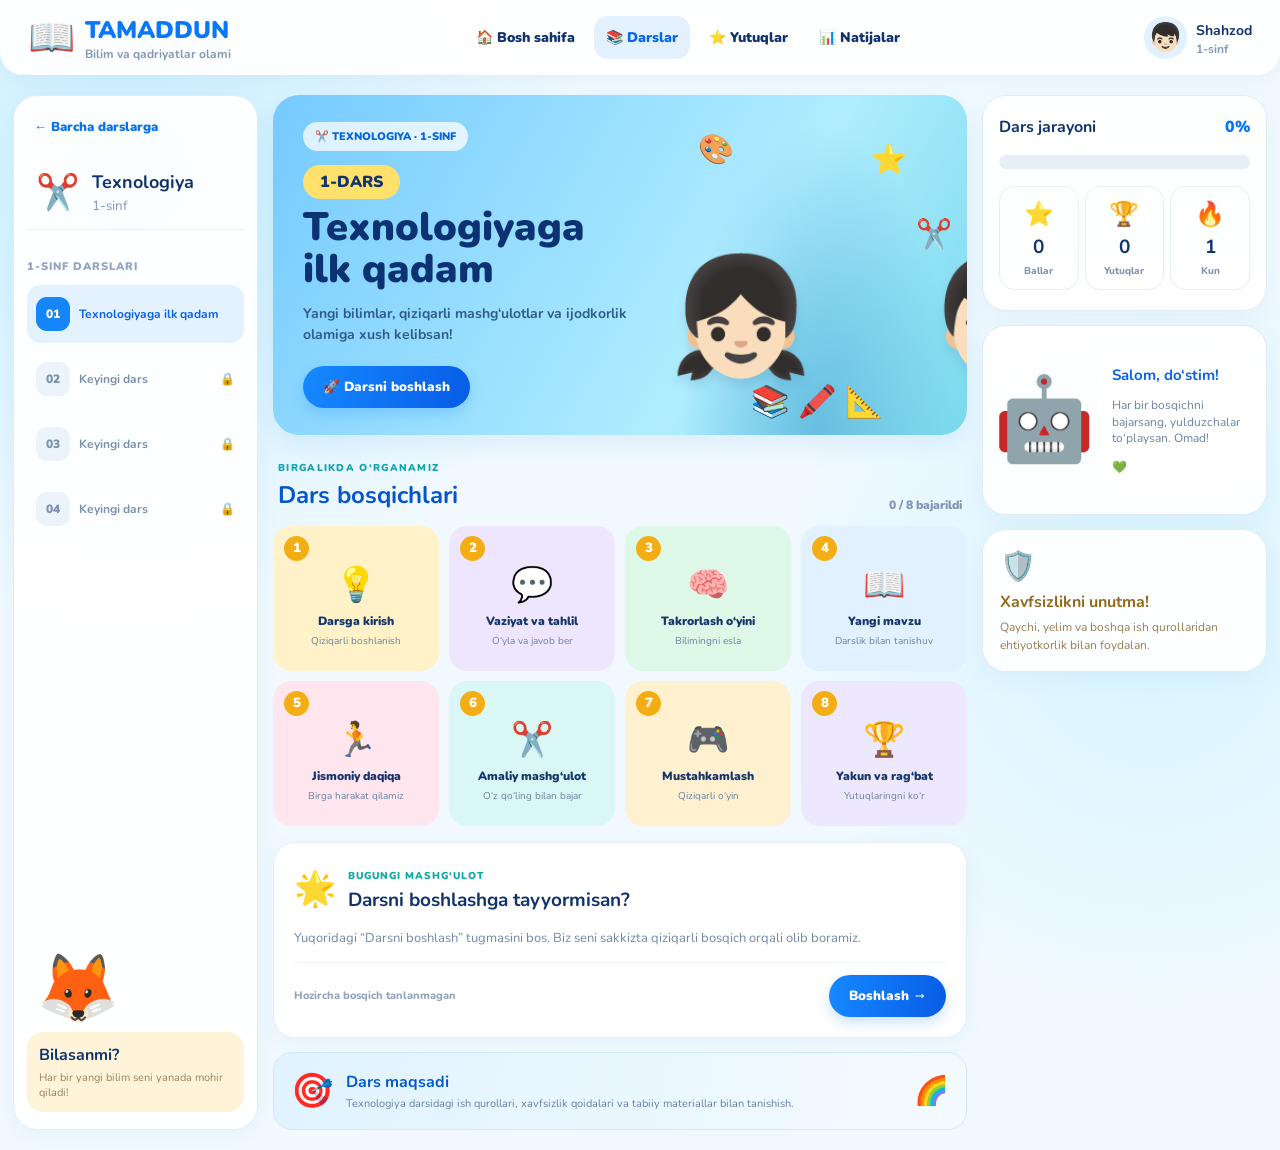
<file: texnologiya-1-dars-01.html>
<!DOCTYPE html>
<html lang="uz">
  <head>
    <meta charset="UTF-8" />
    <meta name="viewport" content="width=device-width, initial-scale=1.0" />
    <title>TAMADDUN | Texnologiyaga ilk qadam</title>
    <link rel="stylesheet" href="dars-sahifa.css" />
    <link rel="preconnect" href="https://fonts.googleapis.com" />
    <link
      href="https://fonts.googleapis.com/css2?family=Nunito:wght@400;600;700;800;900&display=swap"
      rel="stylesheet"
    />
  </head>
  <body>
    <header class="topbar">
      <a class="brand" href="index.html">
        <span class="brand-icon">📖</span>
        <span><b>TAMADDUN</b><small>Bilim va qadriyatlar olami</small></span>
      </a>
      <nav>
        <a href="index.html">🏠 Bosh sahifa</a>
        <a class="active" href="darslar.html">📚 Darslar</a>
        <a href="#">⭐ Yutuqlar</a>
        <a href="#">📊 Natijalar</a>
      </nav>
      <div class="student">
        <span class="avatar">👦🏻</span>
        <span><b>Shahzod</b><small>1-sinf</small></span>
      </div>
    </header>

    <main class="layout">
      <aside class="left-panel">
        <a class="back-link" href="darslar.html?subject=texnologiya">← Barcha darslarga</a>
        <div class="subject">
          <span>✂️</span>
          <div><b>Texnologiya</b><small>1-sinf</small></div>
        </div>
        <div class="lesson-menu">
          <p>1-SINF DARSLARI</p>
          <a class="lesson active" href="texnologiya-1-dars-01.html">
            <span>01</span><b>Texnologiyaga ilk qadam</b>
          </a>
          <a class="lesson locked" href="#"
            ><span>02</span><b>Keyingi dars</b><i>🔒</i></a
          >
          <a class="lesson locked" href="#"
            ><span>03</span><b>Keyingi dars</b><i>🔒</i></a
          >
          <a class="lesson locked" href="#"
            ><span>04</span><b>Keyingi dars</b><i>🔒</i></a
          >
        </div>
        <div class="sidebar-mascot">🦊</div>
        <div class="sidebar-tip">
          <b>Bilasanmi?</b
          ><small>Har bir yangi bilim seni yanada mohir qiladi!</small>
        </div>
      </aside>

      <section class="center">
        <section class="hero">
          <div class="hero-label">✂️ TEXNOLOGIYA · 1-SINF</div>
          <div class="hero-content">
            <span class="lesson-tag">1-DARS</span>
            <h1>Texnologiyaga<br />ilk qadam</h1>
            <p>
              Yangi bilimlar, qiziqarli mashg‘ulotlar va ijodkorlik olamiga xush
              kelibsan!
            </p>
            <button class="primary-btn" id="startBtn">
              🚀 Darsni boshlash
            </button>
          </div>
          <div class="hero-art">
            <div class="floating f1">⭐</div>
            <div class="floating f2">✂️</div>
            <div class="floating f3">🎨</div>
            <div class="hero-kids">👧🏻　👦🏻</div>
            <div class="hero-books">📚 🖍️ 📐</div>
          </div>
        </section>

        <div class="section-title">
          <div>
            <small>BIRGALIKDA O‘RGANAMIZ</small>
            <h2>Dars bosqichlari</h2>
          </div>
          <span class="step-counter" id="stepCounter">0 / 8 bajarildi</span>
        </div>

        <section class="stages" id="stages">
          <button class="stage s1" data-step="0">
            <span class="num">1</span><span class="emoji">💡</span
            ><b>Darsga kirish</b><small>Qiziqarli boshlanish</small>
          </button>
          <button class="stage s2" data-step="1">
            <span class="num">2</span><span class="emoji">💬</span
            ><b>Vaziyat va tahlil</b><small>O‘yla va javob ber</small>
          </button>
          <button class="stage s3" data-step="2">
            <span class="num">3</span><span class="emoji">🧠</span
            ><b>Takrorlash o‘yini</b><small>Bilimingni esla</small>
          </button>
          <button class="stage s4" data-step="3">
            <span class="num">4</span><span class="emoji">📖</span
            ><b>Yangi mavzu</b><small>Darslik bilan tanishuv</small>
          </button>
          <button class="stage s5" data-step="4">
            <span class="num">5</span><span class="emoji">🏃</span
            ><b>Jismoniy daqiqa</b><small>Birga harakat qilamiz</small>
          </button>
          <button class="stage s6" data-step="5">
            <span class="num">6</span><span class="emoji">✂️</span
            ><b>Amaliy mashg‘ulot</b><small>O‘z qo‘ling bilan bajar</small>
          </button>
          <button class="stage s7" data-step="6">
            <span class="num">7</span><span class="emoji">🎮</span
            ><b>Mustahkamlash</b><small>Qiziqarli o‘yin</small>
          </button>
          <button class="stage s8" data-step="7">
            <span class="num">8</span><span class="emoji">🏆</span
            ><b>Yakun va rag‘bat</b><small>Yutuqlaringni ko‘r</small>
          </button>
        </section>

        <section class="work-area" id="workArea">
          <div class="work-heading">
            <span class="work-icon">🌟</span>
            <div>
              <small>BUGUNGI MASHG‘ULOT</small>
              <h2 id="workTitle">Darsni boshlashga tayyormisan?</h2>
            </div>
          </div>
          <p id="workDescription">
            Yuqoridagi “Darsni boshlash” tugmasini bos. Biz seni sakkizta
            qiziqarli bosqich orqali olib boramiz.
          </p>
          <div class="work-bottom">
            <span id="workStatus">Hozircha bosqich tanlanmagan</span>
            <button class="next-btn" id="nextBtn">Boshlash →</button>
          </div>
        </section>

        <section class="goal">
          <span>🎯</span>
          <div>
            <b>Dars maqsadi</b>
            <p>
              Texnologiya darsidagi ish qurollari, xavfsizlik qoidalari va
              tabiiy materiallar bilan tanishish.
            </p>
          </div>
          <span class="goal-decoration">🌈</span>
        </section>
      </section>

      <aside class="right-panel">
        <section class="progress-card">
          <div class="panel-title">
            <b>Dars jarayoni</b><span id="percent">0%</span>
          </div>
          <div class="progress"><span id="progressFill"></span></div>
          <div class="stats">
            <div><span>⭐</span><b id="points">0</b><small>Ballar</small></div>
            <div>
              <span>🏆</span><b id="completed">0</b><small>Yutuqlar</small>
            </div>
            <div><span>🔥</span><b>1</b><small>Kun</small></div>
          </div>
        </section>

        <section class="robot-card">
          <div class="robot">🤖</div>
          <div class="robot-message">
            <b>Salom, do‘stim!</b>
            <p>Har bir bosqichni bajarsang, yulduzchalar to‘playsan. Omad!</p>
            💚
          </div>
        </section>

        <section class="rules-card">
          <span>🛡️</span>
          <b>Xavfsizlikni unutma!</b>
          <p>
            Qaychi, yelim va boshqa ish qurollaridan ehtiyotkorlik bilan
            foydalan.
          </p>
        </section>
      </aside>
    </main>

    <script src="dars-sahifa.js"></script>
  </body>
</html>
</file>
<file: style.css>
* {
  box-sizing: border-box;
}

html {
  scroll-behavior: smooth;
}

body {
  margin: 0;
  font-family: Inter, "Segoe UI", Arial, sans-serif;
  color: #17365f;
  background: #fff;
}

button,
a {
  font: inherit;
}

a {
  text-decoration: none;
  color: inherit;
}

/* Yuqori menyu */
.navbar {
  position: relative;
  z-index: 10;
  width: min(1420px, calc(100% - 64px));
  margin: 16px auto -104px;
  min-height: 86px;
  padding: 12px 28px;
  display: flex;
  align-items: center;
  justify-content: space-between;
  gap: 24px;
  background: rgba(255, 255, 255, 0.97);
  border-radius: 50px;
  box-shadow: 0 12px 32px #1466a51a;
}

.brand {
  display: flex;
  align-items: center;
  gap: 12px;
  flex-shrink: 0;
}

.brand-icon {
  display: grid;
  place-items: center;
  width: 48px;
  height: 48px;
  font-size: 30px;
  background: #f4fbff;
  border-radius: 15px;
}

.brand strong {
  display: block;
  font-size: 21px;
  letter-spacing: 0.4px;
  color: #1260cd;
}

.brand small {
  display: block;
  margin-top: 3px;
  font-size: 11px;
  color: #7487a0;
}

.navbar nav {
  display: flex;
  align-items: center;
  justify-content: center;
  gap: clamp(14px, 2.1vw, 34px);
}

.navbar nav a {
  font-weight: 750;
  font-size: 14px;
  color: #283951;
  white-space: nowrap;
}

.navbar nav a:hover,
.navbar nav a.active {
  color: #1268e7;
}

.nav-actions {
  display: flex;
  align-items: center;
  gap: 10px;
  white-space: nowrap;
}

/* Tugmalar */
.btn {
  display: inline-flex;
  align-items: center;
  justify-content: center;
  gap: 8px;
  border: 0;
  border-radius: 30px;
  padding: 14px 21px;
  font-size: 14px;
  font-weight: 800;
  cursor: pointer;
  transition: transform 0.18s, box-shadow 0.18s;
}

.btn:hover,
.arrow-btn:hover {
  transform: translateY(-2px);
}

.login {
  background: #edf4ff;
  color: #203b64;
}

.register {
  background: #ffbd20;
  color: white;
}

/* Bosh sahifa banneri */
.hero {
  position: relative;
  overflow: hidden;
  background: linear-gradient(180deg, #55bff6 0%, #8bd8ff 55%, #dff6ff 100%);
  min-height: 610px;
  padding: 150px 0 56px;
}

.hero:after {
  content: "";
  position: absolute;
  z-index: 0;
  left: -5%;
  right: -5%;
  bottom: -56px;
  height: 105px;
  background: #fff;
  border-radius: 50% 50% 0 0;
}

.cloud {
  position: absolute;
  width: 160px;
  height: 45px;
  border-radius: 40px;
  background: #d9f3ffb8;
}

.cloud:before,
.cloud:after {
  content: "";
  position: absolute;
  bottom: 8px;
  width: 65px;
  height: 65px;
  border-radius: 50%;
  background: inherit;
}

.cloud:before {
  left: 23px;
}

.cloud:after {
  left: 65px;
  width: 78px;
  height: 78px;
}

.cloud-a {
  left: -65px;
  top: 225px;
}

.cloud-b {
  right: -85px;
  top: 300px;
  opacity: 0.65;
}

.hero-inner {
  position: relative;
  z-index: 1;
  width: min(1420px, calc(100% - 64px));
  margin: auto;
  display: grid;
  grid-template-columns: 0.9fr 1.1fr;
  align-items: center;
  gap: 24px;
}

.hero-copy {
  padding: 12px 0 10px;
}

.eyebrow {
  display: block;
  color: #1764c8;
  font-size: 11px;
  font-weight: 900;
  letter-spacing: 1.7px;
}

.hero-brand {
  font-size: clamp(50px, 6vw, 86px);
  font-weight: 1000;
  line-height: 1.04;
  letter-spacing: 1px;
  color: #1769e3;
  margin: 18px 0 12px;
}

.hero h1 {
  font-size: clamp(28px, 3vw, 43px);
  line-height: 1.18;
  letter-spacing: -0.8px;
  margin: 0 0 18px;
  color: #17365f;
}

.hero-copy > p {
  font-size: 16px;
  line-height: 1.75;
  color: #506c8b;
  max-width: 560px;
  margin: 0;
}

.hero-buttons {
  display: flex;
  flex-wrap: wrap;
  gap: 14px;
  margin: 26px 0 29px;
}

.primary {
  background: #176bf0;
  color: #fff;
  box-shadow: 0 10px 22px #176bf02b;
}

.secondary {
  background: #fff;
  color: #17365f;
}

.hero-stats {
  display: flex;
  flex-wrap: wrap;
  gap: 24px;
  font-size: 13px;
  color: #17365f;
}

/* Bosh sahifadagi rasm */
.hero-picture {
  position: relative;
  min-width: 0;
  height: 430px;
  display: flex;
  align-items: center;
  justify-content: center;
}

.hero-picture img {
  width: 100%;
  height: 100%;
  object-fit: cover;
  object-position: center 58%;
  border-radius: 42% 38% 12px 12px;
  filter: drop-shadow(0 14px 20px #276b8a17);
  mask-image: linear-gradient(to bottom, black 0%, black 86%, transparent 100%);
}

.float-tag {
  position: absolute;
  z-index: 2;
  padding: 13px 17px;
  border-radius: 24px;
  background: white;
  color: #17365f;
  font-size: 12px;
  font-weight: 850;
  box-shadow: 0 9px 24px #20577c20;
}

.idea {
  left: 1%;
  top: 17%;
}

.points {
  right: 0;
  top: 52%;
}

/* Umumiy bo‘limlar */
.section-wrap {
  width: min(1370px, calc(100% - 72px));
  margin: 0 auto;
}

.subjects {
  position: relative;
  z-index: 2;
  padding-top: 10px;
  padding-bottom: 56px;
}

.section-heading {
  display: flex;
  align-items: end;
  justify-content: space-between;
  gap: 20px;
  margin-bottom: 25px;
}

.section-heading h2 {
  font-size: clamp(25px, 2.5vw, 34px);
  letter-spacing: -0.6px;
  margin: 10px 0 0;
  color: #17365f;
}

.section-heading > p {
  font-size: 13px;
  color: #7a8ba1;
  margin: 0 0 4px;
}

/* Fan kartochkalari */
.subject-grid {
  display: grid;
  grid-template-columns: repeat(2, minmax(0, 1fr));
  gap: 20px;
}

.subject-card {
  position: relative;
  overflow: hidden;
  display: flex;
  align-items: flex-start;
  gap: 20px;
  min-height: 190px;
  padding: 26px;
  border: 1px solid #e2edf7;
  border-radius: 28px;
  box-shadow: 0 12px 30px #345f8510;
  transition: transform 0.22s, box-shadow 0.22s, border-color 0.22s;
}

.subject-card:hover,
.subject-card:focus-within {
  transform: translateY(-5px);
  box-shadow: 0 18px 38px #315b8520;
  border-color: #bdddf7;
}

.tarbiya {
  background: linear-gradient(110deg, #fff8e5, #fffdf6);
}

.texnologiya {
  background: linear-gradient(110deg, #e6f6ff, #f7fcff);
}

.subject-symbol {
  display: grid;
  place-items: center;
  flex-shrink: 0;
  width: 78px;
  height: 78px;
  background: #fff;
  border-radius: 23px;
  font-size: 39px;
  box-shadow: 0 8px 20px #315b7b0c;
}

.subject-text {
  position: relative;
  z-index: 2;
  max-width: 320px;
  padding-right: 24px;
}

.tag {
  display: inline-block;
  padding: 7px 12px;
  border-radius: 20px;
  font-size: 11px;
  font-weight: 850;
}

.yellow {
  background: #ffe9a5;
  color: #94630b;
}

.blue {
  background: #d3efff;
  color: #1768bf;
}

.subject-card h3 {
  font-size: 28px;
  margin: 11px 0 6px;
}

.subject-card p {
  max-width: 310px;
  margin: 0;
  color: #6b7f96;
  font-size: 14px;
  line-height: 1.55;
}

.arrow-btn {
  position: absolute;
  z-index: 4;
  right: 22px;
  bottom: 23px;
  width: 43px;
  height: 43px;
  border: 0;
  border-radius: 50%;
  background: #ffbf21;
  color: #17365f;
  font-size: 32px;
  line-height: 1;
  cursor: pointer;
  box-shadow: 0 6px 14px #24577b17;
}

.texnologiya .arrow-btn {
  background: #176bf0;
  color: white;
}

.card-art {
  position: absolute;
  right: 52px;
  bottom: -4px;
  width: 112px;
  height: 112px;
  display: grid;
  place-items: center;
  border-radius: 42% 58% 45% 55%;
  background: #ffffff8a;
  font-size: 58px;
  transition: transform 0.25s;
}

.subject-card:hover .card-art {
  transform: rotate(-5deg) scale(1.06);
}

/* O‘rganish kartochkalari */
.features {
  padding: 35px 0 65px;
}

.feature-grid {
  display: grid;
  grid-template-columns: repeat(4, minmax(0, 1fr));
  gap: 16px;
}

.feature-grid article {
  position: relative;
  padding: 24px;
  border: 1px solid #e6eef7;
  border-radius: 22px;
  background: #fff;
  box-shadow: 0 8px 24px #315b7b0a;
  cursor: pointer;
  transition: transform 0.2s, box-shadow 0.2s, border-color 0.2s;
}

.feature-grid article:hover,
.feature-grid article:focus-visible {
  transform: translateY(-4px);
  box-shadow: 0 15px 30px #315b8518;
  border-color: #b9ddfb;
  outline: none;
}

.feature-grid article > span {
  display: grid;
  place-items: center;
  width: 52px;
  height: 52px;
  border-radius: 17px;
  background: #eaf5ff;
  font-size: 27px;
}

.feature-grid article:after {
  content: "Batafsil →";
  display: inline-block;
  margin-top: 13px;
  color: #1768d9;
  font-size: 12px;
  font-weight: 850;
}

.feature-grid h3 {
  margin: 15px 0 7px;
  font-size: 18px;
}

.feature-grid p {
  margin: 0;
  color: #74869c;
  font-size: 13px;
  line-height: 1.65;
}

/* Qadriyatlar */
.values {
  padding: 55px 0;
  background: #f3faff;
}

.value-list {
  display: flex;
  flex-wrap: wrap;
  gap: 12px;
}

.value-chip {
  padding: 14px 18px;
  background: #fff;
  border: 1px solid #dceaf6;
  border-radius: 18px;
  font-weight: 750;
  font-size: 14px;
  color: #17365f;
  cursor: pointer;
  transition: 0.2s;
}

.value-chip:hover,
.value-chip:focus-visible,
.value-chip.selected {
  background: #e5f4ff;
  border-color: #8dc9f5;
  box-shadow: 0 7px 18px #315b7b12;
  transform: translateY(-2px);
  outline: none;
}

.value-chip.selected {
  color: #145fc8;
}

/* Pastki chaqiriq */
.bottom-cta {
  display: flex;
  align-items: center;
  justify-content: space-between;
  gap: 30px;
  padding-top: 58px;
  padding-bottom: 58px;
}

.bottom-cta h2 {
  font-size: 30px;
  margin: 9px 0;
}

.bottom-cta p {
  color: #71839a;
  max-width: 700px;
  line-height: 1.6;
}

.bottom-cta .primary {
  flex-shrink: 0;
}

/* Footer */
footer {
  border-top: 1px solid #e8eff6;
  padding: 23px 0;
}

.footer-inner {
  width: min(1370px, calc(100% - 72px));
  margin: auto;
  display: flex;
  align-items: center;
  justify-content: space-between;
  gap: 20px;
}

.footer-inner > span {
  font-size: 12px;
  color: #8090a3;
}

/* Modal oynasi */
.menu-toggle {
  display: none;
  border: 0;
  background: #edf5ff;
  border-radius: 12px;
  padding: 10px 13px;
  font-size: 21px;
  color: #145fc8;
}

.modal-backdrop {
  position: fixed;
  inset: 0;
  z-index: 50;
  display: grid;
  place-items: center;
  padding: 20px;
  background: #102c4b77;
}

.modal-backdrop[hidden] {
  display: none;
}

.modal {
  position: relative;
  max-width: 430px;
  width: 100%;
  padding: 34px;
  border-radius: 28px;
  background: #fff;
  text-align: center;
  box-shadow: 0 24px 80px #09274833;
  animation: modal-in 0.18s ease-out;
}

@keyframes modal-in {
  from {
    opacity: 0;
    transform: translateY(8px) scale(0.98);
  }
  to {
    opacity: 1;
    transform: translateY(0) scale(1);
  }
}

.modal-close {
  position: absolute;
  right: 16px;
  top: 10px;
  border: 0;
  background: transparent;
  font-size: 30px;
  color: #6d8097;
  cursor: pointer;
}

.modal-icon {
  font-size: 48px;
}

.modal h2 {
  margin: 12px 0;
  color: #17365f;
}

.modal p {
  line-height: 1.65;
  color: #6f8198;
}

button:focus-visible,
a:focus-visible {
  outline: 3px solid #7bbcff;
  outline-offset: 3px;
}

/* Planshet */
@media (max-width: 1100px) {
  .navbar {
    width: calc(100% - 32px);
    padding: 12px 18px;
    gap: 12px;
  }

  .navbar nav {
    gap: 13px;
  }
  .navbar nav a {
    font-size: 12px;
  }

  .nav-actions .btn {
    padding: 12px 14px;
    font-size: 12px;
  }

  .hero-inner {
    width: calc(100% - 44px);
    grid-template-columns: 0.95fr 1.05fr;
  }

  .hero-picture {
    height: 360px;
  }
  .hero-brand {
    font-size: 58px;
  }
  .hero h1 {
    font-size: 32px;
  }

  .subject-card {
    padding: 20px;
    gap: 13px;
  }

  .subject-symbol {
    width: 60px;
    height: 60px;
    font-size: 31px;
  }

  .card-art {
    right: 40px;
    font-size: 60px;
  }
}

/* Telefon */
@media (max-width: 760px) {
  .navbar {
    width: calc(100% - 24px);
    margin: 10px auto -75px;
    min-height: 66px;
    border-radius: 24px;
    padding: 9px 13px;
    flex-wrap: wrap;
  }

  .brand-icon {
    width: 40px;
    height: 40px;
    font-size: 25px;
  }

  .brand strong {
    font-size: 17px;
  }
  .brand small {
    font-size: 10px;
  }

  .menu-toggle {
    display: block;
    margin-left: auto;
  }

  .navbar nav {
    display: none;
    order: 5;
    width: 100%;
    flex-direction: column;
    align-items: stretch;
    gap: 0;
    padding: 5px 0;
  }

  .navbar nav.open {
    display: flex;
  }

  .navbar nav a {
    padding: 12px 8px;
    border-top: 1px solid #edf2f7;
    font-size: 14px;
  }

  .nav-actions {
    display: none;
  }

  .hero {
    padding: 105px 0 55px;
    min-height: 0;
  }

  .hero-inner {
    width: calc(100% - 36px);
    grid-template-columns: 1fr;
    gap: 6px;
  }

  .hero-picture {
    order: -1;
    height: 260px;
    max-width: 540px;
    width: 100%;
    margin: 0 auto;
  }

  .hero-picture img {
    border-radius: 34% 34% 10px 10px;
  }

  .hero-copy {
    padding-top: 10px;
  }

  .hero-brand {
    font-size: 48px;
    margin: 12px 0 8px;
  }

  .hero h1 {
    font-size: 29px;
  }
  .hero-copy > p {
    font-size: 14px;
  }

  .hero-buttons {
    gap: 9px;
    margin: 20px 0;
  }

  .hero-buttons .btn {
    padding: 13px 15px;
    font-size: 12px;
  }

  .hero-stats {
    gap: 13px;
    font-size: 11px;
  }

  .float-tag {
    font-size: 10px;
    padding: 10px 12px;
  }

  .idea {
    top: 12%;
    left: 0;
  }
  .points {
    top: 55%;
    right: 0;
  }

  .section-wrap {
    width: calc(100% - 32px);
  }

  .subjects {
    padding-top: 4px;
    padding-bottom: 35px;
  }

  .section-heading {
    align-items: flex-start;
    flex-direction: column;
    gap: 8px;
  }

  .section-heading h2 {
    font-size: 25px;
  }

  .subject-grid {
    grid-template-columns: 1fr;
    gap: 13px;
  }

  .subject-card {
    min-height: 165px;
    padding: 18px;
    border-radius: 23px;
  }

  .subject-symbol {
    width: 53px;
    height: 53px;
    border-radius: 17px;
    font-size: 28px;
  }

  .subject-card h3 {
    font-size: 23px;
  }
  .subject-card p {
    font-size: 12px;
    max-width: 230px;
  }
  .subject-card .tag {
    font-size: 10px;
  }

  .card-art {
    right: 38px;
    bottom: -5px;
    width: 85px;
    height: 85px;
    font-size: 44px;
    opacity: 0.6;
  }

  .arrow-btn {
    right: 12px;
    bottom: 15px;
    width: 36px;
    height: 36px;
    font-size: 26px;
  }

  .features {
    padding: 25px 0 42px;
  }

  .feature-grid {
    grid-template-columns: repeat(2, minmax(0, 1fr));
    gap: 10px;
  }

  .feature-grid article {
    padding: 16px;
  }
  .feature-grid h3 {
    font-size: 15px;
  }
  .feature-grid p {
    font-size: 12px;
  }
  .feature-grid article:after {
    font-size: 11px;
  }

  .values {
    padding: 38px 0;
  }
  .value-list {
    gap: 8px;
  }

  .value-chip {
    padding: 10px 12px;
    font-size: 12px;
  }

  .bottom-cta {
    padding-top: 38px;
    padding-bottom: 38px;
    align-items: flex-start;
    flex-direction: column;
  }

  .bottom-cta h2 {
    font-size: 25px;
  }

  .footer-inner {
    width: calc(100% - 32px);
    flex-wrap: wrap;
  }

  .footer-inner > span {
    width: 100%;
  }
}
</file>
<file: darslar.css>
@import url("https://fonts.googleapis.com/css2?family=Nunito:wght@400;500;600;700;800;900&display=swap");

:root {
  --blue: #0877f9;
  --navy: #123b7b;
  --text: #42648e;
  --muted: #8299b8;
  --line: #e4edf8;
  --shadow: 0 12px 32px rgba(37, 77, 130, 0.12);
}
* {
  box-sizing: border-box;
  margin: 0;
  padding: 0;
}
body {
  min-height: 100vh;
  font-family: Nunito, sans-serif;
  color: var(--navy);
  background: linear-gradient(
      90deg,
      rgba(225, 244, 255, 0.9),
      rgba(241, 238, 255, 0.91)
    ),
    url("images/classroom.webp") center/cover fixed;
}
button {
  font: inherit;
  cursor: pointer;
  border: 0;
}
img {
  max-width: 100%;
  display: block;
}
.hidden {
  display: none !important;
}

body.lesson-intro-active { min-height: 100vh; background: #1763b4; }
body.lesson-intro-active .topbar,
body.lesson-problem-active .topbar { display: none; }
.lesson-intro-screen {
  min-height: 100vh;
  display: grid;
  place-items: center;
  padding: 12px;
  background: #1763b4;
}
.lesson-intro-art {
  position: relative;
  width: min(100%, calc((100vh - 24px) * 1.7779));
  aspect-ratio: 1672 / 941;
  overflow: hidden;
  line-height: 0;
}
.lesson-intro-art > img { display: block; width: 100%; height: 100%; object-fit: contain; }
.lesson-intro-control {
  position: absolute;
  z-index: 2;
  display: grid;
  place-items: center;
  min-width: 52px;
  min-height: 52px;
  padding: 0;
  border: 4px solid #fff;
  border-radius: 50%;
  color: #fff;
  background: linear-gradient(145deg, #36e0ff, #0877f9 74%);
  box-shadow: 0 5px 16px rgba(7,54,121,.45), inset 0 2px 5px rgba(255,255,255,.6);
  touch-action: manipulation;
  transition: transform .16s, box-shadow .16s, filter .16s;
}
.intro-continue-control { color: #fff; background: linear-gradient(145deg, #ffe95c, #ff8d13 78%); }
.lesson-intro-control:hover,
.lesson-intro-control:focus-visible {
  transform: scale(1.08);
  filter: brightness(1.08);
  box-shadow: 0 0 0 5px rgba(255,255,255,.85), 0 8px 22px rgba(7,54,121,.5);
  outline: none;
}
.intro-control-icon { font-size: clamp(30px, 4vw, 58px); font-weight: 1000; line-height: 1; text-shadow: 0 2px 3px #154c8b80; }
.intro-back-control .intro-control-label { left: 0; transform: none; }
.intro-continue-control .intro-control-label { left: auto; right: 0; transform: none; }
.intro-control-label {
  position: absolute;
  left: 50%;
  bottom: calc(100% + 8px);
  transform: translateX(-50%);
  padding: 7px 13px;
  border: 2px solid #fff;
  border-radius: 18px;
  background: #fff;
  color: #123b7b;
  box-shadow: 0 4px 12px #123b7b50;
  font: 900 clamp(11px, 1vw, 15px)/1.1 Nunito, sans-serif;
  white-space: nowrap;
}
.intro-back-control { left: 2.5%; bottom: 2.5%; width: 8%; height: 10%; }
.intro-continue-control { right: 2.5%; bottom: 2.5%; width: 8%; height: 10%; }

.lesson-problem-screen {
  display: flex;
  flex-direction: column;
  align-items: center;
  justify-content: center;
  gap: 6px;
  height: 100vh;
  height: 100dvh;
  min-height: 0;
  padding: 8px;
  overflow: hidden;
  background: #59a9e8;
}
.problem-scene {
  position: relative;
  width: min(100%, calc((100vh - 76px) * 1.7769));
  width: min(100%, calc((100dvh - 76px) * 1.7769));
  max-width: 1672px;
  flex: none;
  aspect-ratio: 1672 / 941;
  overflow: hidden;
  line-height: 0;
  box-shadow: 0 14px 34px rgba(14,65,127,.28);
}
.problem-scene > img:first-child { display: block; width: 100%; height: 100%; object-fit: fill; }
.problem-choice {
  position: absolute;
  z-index: 2;
  border: 4px solid transparent;
  border-radius: 30px;
  background: transparent;
  transition: transform .18s, background .18s, border-color .18s, box-shadow .18s;
}
.problem-choice:hover,
.problem-choice:focus-visible,
.problem-choice.is-selected {
  transform: scale(1.025);
  border-color: #fff;
  background: rgba(255,255,255,.12);
  box-shadow: 0 0 0 5px rgba(8,119,249,.55), 0 8px 24px rgba(12,44,88,.28);
  outline: none;
}
.unsafe-choice { left: 20.5%; top: 15%; width: 35.5%; height: 42%; }
.safe-choice { left: 57.5%; top: 15%; width: 37%; height: 42%; }
.problem-mascot-hotspot {
  position: absolute;
  z-index: 5;
  padding: 0;
  border: 0;
  background: transparent;
  cursor: pointer;
  transition: transform .22s cubic-bezier(.2,.8,.2,1), filter .22s;
  touch-action: manipulation;
}
.problem-mascot-hotspot:hover,
.problem-mascot-hotspot:focus-visible,
.problem-mascot-hotspot.is-selected {
  z-index: 6;
  transform: translateY(-16px) scale(1.07);
  filter: drop-shadow(0 12px 12px rgba(10,47,98,.45));
  outline: none;
}
.character-cutout {
  position: absolute;
  display: block;
  max-width: none;
  object-fit: fill;
  pointer-events: none;
}
.robot-hotspot {
  left: .8%; top: 41.5%; width: 20%; height: 57%;
  clip-path: polygon(23% 0, 35% 5%, 39% 15%, 57% 14%, 75% 17%, 91% 23%, 100% 32%, 96% 43%, 89% 51%, 96% 62%, 94% 77%, 100% 98%, 78% 100%, 18% 100%, 7% 96%, 2% 88%, 0 53%, 3% 34%, 12% 21%);
}
.robot-cutout { width: 500%; height: 175.44%; left: 0; top: -72.81%; }
.fox-hotspot {
  left: 69%; top: 54.5%; width: 20.5%; height: 44.5%;
  clip-path: polygon(28% 0, 36% 7%, 48% 11%, 64% 7%, 81% 14%, 96% 26%, 100% 43%, 96% 63%, 91% 78%, 91% 92%, 79% 100%, 27% 100%, 11% 95%, 2% 83%, 0 68%, 8% 51%, 12% 34%, 20% 17%);
}
.fox-cutout { width: 487.8%; height: 224.72%; left: -336.6%; top: -122.47%; }
.problem-back-control { left: 1.5%; bottom: 1.5%; width: 8%; height: 10%; }
.problem-continue-control { right: 1.5%; bottom: 1.5%; width: 8%; height: 10%; }
.problem-continue-control:disabled { filter: grayscale(.45); opacity: .65; cursor: not-allowed; }
.problem-feedback {
  width: min(92%, 1100px);
  min-height: 34px;
  max-height: 52px;
  overflow: hidden;
  flex: none;
  font-size: clamp(12px, 1.9vh, 16px);
  line-height: 1.25;
  display: grid;
  place-items: center;
  padding: 6px 16px;
  border: 2px solid #fff;
  border-radius: 18px;
  background: #fff;
  color: #123b7b;
  text-align: center;
  font-weight: 900;
  box-shadow: 0 4px 14px rgba(14,65,127,.2);
}
/* KUNDALIK BILIMLARNI ANIQLASH */
.knowledge-scene > button { position: absolute; z-index: 2; padding: 0; border: 0; background: transparent; cursor: pointer; touch-action: manipulation; -webkit-tap-highlight-color: transparent; }
.knowledge-card {
  border: 4px solid transparent !important;
  border-radius: 26px;
  transition: transform .18s, box-shadow .18s, border-color .18s, background .18s;
}
.knowledge-card:hover,
.knowledge-card:focus-visible { border-color: #fff !important; background: rgba(255,255,255,.14) !important; box-shadow: 0 0 0 4px rgba(8,119,249,.5), 0 8px 20px rgba(12,44,88,.25); transform: scale(1.03); outline: none; }
.knowledge-card.is-active { border-color: #ffb21a !important; box-shadow: 0 0 0 4px rgba(255,178,26,.6), 0 8px 22px rgba(12,44,88,.3); transform: scale(1.03); }
.knowledge-check { border-radius: 14px; transition: background .18s, box-shadow .18s; }
.knowledge-check:hover,
.knowledge-check:focus-visible { background: rgba(8,119,249,.09) !important; box-shadow: inset 0 0 0 3px rgba(8,119,249,.45); outline: none; }
.knowledge-check.is-flash { animation: knowledge-flash .9s ease 2; }
@keyframes knowledge-flash { 50% { background: rgba(255,178,26,.28); box-shadow: inset 0 0 0 3px #ffb21a; } }
.knowledge-box {
  position: absolute;
  top: 75.8%;
  width: 34%;
  aspect-ratio: 1;
  transform: translate(-50%, -50%);
  border-radius: 22%;
  display: grid;
  place-items: center;
  color: #fff;
  font: 1000 clamp(12px, 2vw, 30px)/1 Nunito, sans-serif;
  transition: transform .2s cubic-bezier(.2,.8,.2,1.4), background .2s;
}
.knowledge-check.is-checked .knowledge-box { background: linear-gradient(145deg, #4cd964, #14a832); box-shadow: 0 0 0 3px #fff, 0 3px 8px rgba(10,80,30,.35); transform: translate(-50%, -50%) scale(1.08); }
.knowledge-check.is-checked .knowledge-box::after { content: "✓"; }
.knowledge-dot {
  width: 2.63%;
  aspect-ratio: 1;
  border-radius: 50% !important;
  background: radial-gradient(circle at 35% 30%, #fff, #e9f3ff 70%) !important;
  box-shadow: inset 0 -3px 4px rgba(40,90,170,.25);
  transition: transform .16s;
}
.knowledge-dot.is-done { background: radial-gradient(circle at 35% 30%, #8ff06a, #23b012 70%) !important; }
.knowledge-dot.is-current { background: radial-gradient(circle at 35% 30%, #ffe680, #ff9d00 72%) !important; box-shadow: 0 0 0 3px #fff, 0 0 12px 3px rgba(255,190,40,.8); }
.knowledge-dot:not(:disabled):hover,
.knowledge-dot:focus-visible { transform: scale(1.15); outline: none; }
.knowledge-dot:disabled { cursor: default !important; }
.knowledge-hero { z-index: 3 !important; }
.knowledge-hero::after {
  content: "";
  position: absolute;
  inset: 0;
  background: rgba(255,255,255,.55);
  opacity: 0;
  transition: opacity .25s ease;
}
.knowledge-hero:hover::after,
.knowledge-hero:focus-visible::after,
.knowledge-hero.is-selected::after { opacity: 1; }
.knowledge-hero:focus-visible { outline: none; }
.knowledge-nav { border-radius: 26px; transition: transform .16s, box-shadow .16s, filter .16s; }
.knowledge-nav:hover,
.knowledge-nav:focus-visible { transform: scale(1.06); box-shadow: 0 0 0 5px rgba(255,255,255,.85), 0 8px 22px rgba(7,54,121,.5); outline: none; }
.knowledge-nav .intro-control-label { opacity: 0; pointer-events: none; transition: opacity .16s; line-height: 1.1; }
.knowledge-nav:hover .intro-control-label,
.knowledge-nav:focus-visible .intro-control-label { opacity: 1; }
.knowledge-back .intro-control-label { left: 0; transform: none; }
.knowledge-next .intro-control-label { left: auto; right: 0; transform: none; }
.knowledge-next:disabled { background: rgba(70,80,100,.5) !important; cursor: not-allowed !important; }
/* 4-BOSQICH: XAVFSIZLIK TEXNIKASI (1/7) */
.safety-scene { aspect-ratio: 1674 / 940; container-type: inline-size; }
.safety-rule { border-radius: 18px; transition: background .18s, box-shadow .18s, transform .18s; }
.safety-rule:hover,
.safety-rule:focus-visible { background: rgba(8,119,249,.08) !important; box-shadow: inset 0 0 0 3px rgba(8,119,249,.4); outline: none; }
.safety-rule.is-checked { background: rgba(76,217,100,.13) !important; box-shadow: inset 0 0 0 3px rgba(20,168,50,.55); }
.safety-rule.is-flash { animation: knowledge-flash .9s ease 2; }
.safety-tick {
  position: absolute;
  width: 2.75cqw;
  aspect-ratio: 1;
  transform: translate(-50%, -50%);
  border-radius: 50%;
  background: #fff;
  box-shadow: inset 0 0 0 3px #9fb6d6;
  transition: opacity .25s, transform .25s cubic-bezier(.2,.8,.2,1.5);
}
.safety-rule.is-checked .safety-tick { opacity: 0; transform: translate(-50%, -50%) scale(1.6); }
.safety-badge {
  position: absolute;
  left: 0;
  top: 0;
  width: 3.4cqw;
  aspect-ratio: 1;
  transform: translate(-35%, -35%);
  border-radius: 50%;
  display: grid;
  place-items: center;
  background: #fff;
  color: #fff;
  box-shadow: inset 0 0 0 3px #9fb6d6, 0 3px 8px rgba(12,44,88,.25);
  font: 1000 2.2cqw/1 Nunito, sans-serif;
  transition: transform .25s cubic-bezier(.2,.8,.2,1.5), background .2s;
}
.safety-rule.is-checked .safety-badge { background: linear-gradient(145deg, #4cd964, #14a832); box-shadow: 0 0 0 3px #fff, 0 3px 8px rgba(10,80,30,.35); transform: translate(-35%, -35%) scale(1.1); }
.safety-rule.is-checked .safety-badge::after { content: "✓"; }
.safety-rule:has(.safety-badge) { border-radius: 28px; }
.safety-badge-mini { width: 2.1cqw; font-size: 1.4cqw; transform: translate(-50%, -50%); background: transparent; box-shadow: none; }
.safety-rule.is-checked .safety-badge-mini { transform: translate(-50%, -50%) scale(1.1); }
.safety-rule:has(.safety-badge-mini) { border-radius: 14px; }
.mood-face { border-radius: 50% / 45%; transition: transform .18s, background .18s, box-shadow .18s; }
.mood-face:hover,
.mood-face:focus-visible { transform: scale(1.1); background: rgba(255,214,64,.18) !important; outline: none; }
.mood-face.is-selected { transform: scale(1.12); background: rgba(255,214,64,.32) !important; box-shadow: 0 0 0 3px #ffb21a, 0 0 14px rgba(255,178,26,.7); }
.safety-object { border-radius: 20px; transition: background .18s, box-shadow .18s, transform .18s; }
.safety-object:hover,
.safety-object:focus-visible { background: rgba(255,255,255,.18) !important; box-shadow: 0 0 0 3px rgba(255,178,26,.8); transform: scale(1.04); outline: none; }
/* 7/7 SINOV O'YINI: ish quroli -> vazifa (surib moslashtirish) */
.match-game .match-tile {
  position: absolute;
  z-index: 1;
  background-image: url("images/1_tex_1s_1dars_4bosqich_7.webp");
  background-repeat: no-repeat;
  border-radius: 1.6cqw;
  transition: opacity .2s;
}
.match-game .match-lines { position: absolute; inset: 0; width: 100%; height: 100%; z-index: 4; pointer-events: none; overflow: visible; }
.match-lines line { stroke-width: 7; stroke-linecap: round; }
.match-lines .is-drag { stroke: #0877f9; stroke-dasharray: 14 10; }
.match-lines .is-ok { stroke: #14a832; }
.match-lines .is-bad { stroke: #ff4d4d; }
.match-game .match-item { z-index: 3; border-radius: 1.6cqw; touch-action: none; cursor: grab; transition: background .18s, box-shadow .18s; }
.match-game .match-item:hover,
.match-game .match-item:focus-visible,
.match-game .match-item.is-target,
.match-game .match-item.is-picked { background: rgba(8,119,249,.08) !important; box-shadow: inset 0 0 0 3px rgba(8,119,249,.45); outline: none; }
.match-game .match-item.is-matched { background: rgba(76,217,100,.14) !important; box-shadow: inset 0 0 0 3px rgba(20,168,50,.6); cursor: default; }
.match-game .match-item.is-wrong { animation: match-shake .4s ease; background: rgba(255,77,77,.12) !important; }
@keyframes match-shake { 25% { transform: translateX(-6px); } 75% { transform: translateX(6px); } }
.match-dot {
  position: absolute;
  top: 50%;
  width: 2.3cqw;
  aspect-ratio: 1;
  transform: translate(-50%, -50%);
  border-radius: 50%;
  pointer-events: none;
}
.match-item:hover .match-dot,
.match-item.is-picked .match-dot { box-shadow: 0 0 0 .5cqw rgba(8,119,249,.35); }
.match-item.is-matched .match-dot { background: #14a832; box-shadow: 0 0 0 .35cqw #fff; }
.match-game .match-reset {
  z-index: 5;
  border: 3px solid #fff !important;
  border-radius: 999px;
  background: linear-gradient(145deg, #36e0ff, #0877f9 74%) !important;
  color: #fff;
  font: 900 1.45cqw/1 Nunito, sans-serif;
  box-shadow: 0 4px 12px rgba(7,54,121,.4);
  transition: transform .16s;
}
.match-game .match-reset:hover,
.match-game .match-reset:focus-visible { transform: scale(1.06); outline: none; }
.match-game.is-won .match-reset { animation: match-pulse 1.2s ease infinite; }
@keyframes match-pulse { 50% { transform: scale(1.08); box-shadow: 0 0 0 6px rgba(255,255,255,.6); } }
/* 5-BOSQICH: QUVNOQ JISMONIY MASHQLAR */
.exercise-scene { container-type: inline-size; }
.exercise-card { border-radius: 1.8cqw; transition: transform .2s, box-shadow .2s, background .2s; }
.exercise-card:hover,
.exercise-card:focus-visible { transform: translateY(-4px) scale(1.02); box-shadow: 0 0 0 3px #fff, 0 0 0 6px rgba(8,119,249,.5), 0 10px 22px rgba(12,44,88,.25); outline: none; }
.exercise-card.is-running { background: rgba(255,214,64,.16) !important; box-shadow: 0 0 0 4px #ffb21a, 0 0 22px rgba(255,178,26,.7); animation: ex-bounce .6s ease-in-out infinite; }
.exercise-card.is-done { background: rgba(76,217,100,.12) !important; box-shadow: 0 0 0 4px rgba(20,168,50,.75); }
@keyframes ex-bounce { 50% { transform: translateY(-8px) scale(1.02); } }
.ex-counter {
  position: absolute;
  left: 50%;
  top: 46%;
  width: 7cqw;
  aspect-ratio: 1;
  transform: translate(-50%, -50%) scale(0);
  border-radius: 50%;
  display: grid;
  place-items: center;
  background: linear-gradient(145deg, #ffe95c, #ff8d13 78%);
  border: .35cqw solid #fff;
  color: #fff;
  font: 1000 3.6cqw/1 Nunito, sans-serif;
  text-shadow: 0 2px 3px rgba(150,60,0,.5);
  box-shadow: 0 6px 16px rgba(120,60,0,.35);
  transition: transform .25s cubic-bezier(.2,.8,.2,1.4);
  pointer-events: none;
}
.exercise-card.is-running .ex-counter { transform: translate(-50%, -50%) scale(1); }
.ex-counter.is-tick { animation: ex-tick .35s ease; }
@keyframes ex-tick { 40% { transform: translate(-50%, -50%) scale(1.25); } }
.ex-check {
  position: absolute;
  width: 3.4cqw;
  aspect-ratio: 1;
  transform: translate(-50%, -50%) scale(0);
  border-radius: 50%;
  display: grid;
  place-items: center;
  background: linear-gradient(145deg, #4cd964, #14a832);
  box-shadow: 0 0 0 .3cqw #fff, 0 3px 8px rgba(10,80,30,.35);
  color: #fff;
  font: 1000 2.1cqw/1 Nunito, sans-serif;
  transition: transform .3s cubic-bezier(.2,.8,.2,1.5);
  pointer-events: none;
}
.ex-check::after { content: "✓"; }
.exercise-card.is-done .ex-check { transform: translate(-50%, -50%) scale(1); }
/* 6-BOSQICH: AMALIY ISH — KUZGI KIRPICHA */
.build-scene { container-type: inline-size; }
.build-scene > .build-source { z-index: 3; border-radius: 1.4cqw; touch-action: none; cursor: grab; transition: transform .16s, box-shadow .16s, background .16s; }
.build-scene > .build-source:hover,
.build-scene > .build-source:focus-visible { transform: scale(1.05); background: rgba(255,255,255,.2) !important; box-shadow: 0 0 0 3px #fff, 0 0 0 6px rgba(124,77,255,.5); outline: none; }
.build-board { position: absolute; z-index: 2; border-radius: 1.6cqw; transition: box-shadow .25s; }
.build-board.is-over { box-shadow: inset 0 0 0 .35cqw rgba(8,119,249,.55), 0 0 18px rgba(8,119,249,.45); }
.build-board.is-won { box-shadow: inset 0 0 0 .4cqw rgba(20,168,50,.75), 0 0 26px rgba(76,217,100,.8); animation: match-pulse 1.4s ease 2; }
.build-piece { position: absolute; z-index: 6; transform: translate(-50%, -50%); touch-action: none; cursor: grab; user-select: none; -webkit-user-select: none; filter: drop-shadow(0 .3cqw .3cqw rgba(80,40,0,.3)); transition: filter .15s; }
.build-piece img { display: block; width: 100%; height: 100%; pointer-events: none; -webkit-user-drag: none; }
.build-piece.is-flip img { transform: scaleX(-1); }
.build-piece.is-dragging { cursor: grabbing; filter: drop-shadow(0 .8cqw .7cqw rgba(80,40,0,.4)); z-index: 20 !important; }
.build-piece.is-outside { opacity: .45; }
.build-piece[data-kind="gudda"] { z-index: 6; }
.build-piece[data-kind="plastilin"] { z-index: 7; }
.build-piece[data-kind="barg"], .build-piece[data-kind="meva"] { z-index: 8; }
.build-piece[data-kind="koz"], .build-piece[data-kind="burun"] { z-index: 9; }
.build-step { position: absolute; z-index: 2; border-radius: 1.3cqw; pointer-events: none; transition: box-shadow .25s, background .25s; }
.build-step.is-next { box-shadow: 0 0 0 .3cqw #ffb21a, 0 0 16px rgba(255,178,26,.7); animation: build-glow 1.4s ease-in-out infinite; }
.build-step.is-done { background: rgba(76,217,100,.14); box-shadow: 0 0 0 .3cqw rgba(20,168,50,.7); }
@keyframes build-glow { 50% { box-shadow: 0 0 0 .3cqw #ffb21a, 0 0 26px rgba(255,178,26,.95); } }
.build-step-tick { position: absolute; width: 3.1cqw; aspect-ratio: 1; transform: translate(-50%, -50%) scale(0); border-radius: 50%; display: grid; place-items: center; background: linear-gradient(145deg, #4cd964, #14a832); box-shadow: 0 0 0 .3cqw #fff; color: #fff; font: 1000 1.9cqw/1 Nunito, sans-serif; transition: transform .3s cubic-bezier(.2,.8,.2,1.5); }
.build-step-tick::after { content: "✓"; }
.build-step.is-done .build-step-tick { transform: translate(-50%, -50%) scale(1); }
.build-scene > .build-btn { z-index: 3; border-radius: 999px; transition: transform .16s, box-shadow .16s; }
.build-scene > .build-btn:hover,
.build-scene > .build-btn:focus-visible { transform: scale(1.05); box-shadow: 0 0 0 4px rgba(255,255,255,.85), 0 6px 16px rgba(7,54,121,.35); outline: none; }
/* 7-BOSQICH: BARABAN METODI */
.drum-scene { container-type: inline-size; }
.drum-scene > .drum-wheel { z-index: 3; border-radius: 50%; overflow: hidden; }
.drum-wheel img { display: block; width: 100%; height: 100%; transform: rotate(0deg); will-change: transform; pointer-events: none; }
.drum-wheel.is-spinning { cursor: progress; }
.drum-scene > .drum-wheel:focus-visible { box-shadow: 0 0 0 .4cqw #fff, 0 0 0 .8cqw rgba(8,119,249,.6); outline: none; }
.drum-pin { position: absolute; z-index: 4; pointer-events: none; filter: drop-shadow(0 .25cqw .3cqw rgba(90,0,0,.45)); transform-origin: 50% 30%; }
.drum-pin.is-tick { animation: drum-tick .12s ease; }
@keyframes drum-tick { 50% { transform: rotate(-12deg); } }
.drum-scene > .drum-spin { z-index: 3; border-radius: 999px; transition: transform .16s, box-shadow .16s, filter .16s; }
.drum-scene > .drum-spin:hover,
.drum-scene > .drum-spin:focus-visible { transform: scale(1.05); box-shadow: 0 0 0 4px rgba(255,255,255,.85), 0 6px 16px rgba(7,54,121,.35); outline: none; }
.drum-scene > .drum-spin:disabled { background: rgba(80,90,110,.4) !important; cursor: progress; }
.drum-star { position: absolute; z-index: 3; display: grid; place-items: center; color: #ffc61a; font-size: 5.2cqw; line-height: 1; text-shadow: 0 0 .2cqw #fff, 0 .25cqw .5cqw rgba(160,90,0,.5); transform: scale(0); transition: transform .45s cubic-bezier(.2,.8,.2,1.6); pointer-events: none; }
.drum-star.is-on { transform: scale(1); }
.drum-question {
  position: absolute;
  z-index: 10;
  display: flex;
  flex-direction: column;
  align-items: center;
  gap: .6cqw;
  justify-content: center;
  padding: .9cqw 1.1cqw;
  border: .3cqw solid #fff;
  border-radius: 2.2cqw;
  background: linear-gradient(180deg, #fffdf2, #fff3d6);
  box-shadow: 0 0 0 .35cqw #ffb21a, 0 1.2cqw 3cqw rgba(30,40,90,.4);
  color: #123b7b;
  text-align: center;
  line-height: 1.2;
  animation: drum-pop .35s cubic-bezier(.2,.8,.2,1.3);
}
.drum-scene > .drum-question { height: auto !important; min-height: 30%; max-height: 57%; }
.drum-question.hidden { display: none; }
@keyframes drum-pop { from { transform: scale(.6); opacity: 0; } }
.drum-q-icon { width: 3.8cqw; aspect-ratio: 1; border-radius: 50%; display: grid; place-items: center; font-size: 2.2cqw; line-height: 1; background: #fff; box-shadow: 0 0 0 .3cqw #ffb21a, 0 .3cqw .8cqw rgba(0,0,0,.2); }
.drum-q-text { margin: 0; font: 900 1.65cqw/1.25 Nunito, sans-serif; }
.drum-options { display: grid; gap: .5cqw; width: 100%; }
.drum-options button {
  padding: .6cqw 1cqw;
  border: .25cqw solid #8fb4ef;
  border-radius: 1.4cqw;
  background: #fff;
  color: #123b7b;
  font: 800 1.3cqw/1.2 Nunito, sans-serif;
  cursor: pointer;
  transition: transform .14s, background .14s, border-color .14s;
}
.drum-options button:hover:not(:disabled),
.drum-options button:focus-visible { transform: scale(1.03); border-color: #0877f9; background: #eef5ff; outline: none; }
.drum-options button.is-right { background: #dcf8e1; border-color: #14a832; color: #0d6b23; }
.drum-options button.is-wrong { background: #ffe1e1; border-color: #ff4d4d; color: #a51d1d; animation: match-shake .4s ease; }
.drum-options button:disabled { cursor: default; }
.drum-again { padding: .6cqw 1.6cqw; border: .25cqw solid #fff; border-radius: 999px; background: linear-gradient(145deg, #36e0ff, #0877f9 74%); color: #fff; font: 900 1.35cqw/1 Nunito, sans-serif; cursor: pointer; box-shadow: 0 .3cqw .8cqw rgba(7,54,121,.35); }
.drum-again.hidden { display: none; }
/* 8-BOSQICH: DARS YAKUNI */
.final-scene { container-type: inline-size; }
.final-scene > .final-medal { z-index: 3; border-radius: 50% 50% 1.4cqw 1.4cqw; transition: transform .2s cubic-bezier(.2,.8,.2,1.4), box-shadow .2s, background .2s; }
.final-scene > .final-medal:hover,
.final-scene > .final-medal:focus-visible { transform: scale(1.06); background: rgba(255,255,255,.16) !important; outline: none; }
.final-scene > .final-medal.is-selected { transform: scale(1.1); background: radial-gradient(circle, rgba(255,240,150,.55), rgba(255,214,64,0) 70%) !important; box-shadow: 0 0 0 .3cqw #ffb21a, 0 0 2cqw rgba(255,190,40,.9); animation: final-shine 1.6s ease-in-out infinite; }
@keyframes final-shine { 50% { box-shadow: 0 0 0 .3cqw #ffb21a, 0 0 3.2cqw rgba(255,190,40,1); } }
.final-scene > .final-medal.is-dim { opacity: .55; }
.final-scene > .final-medal.is-dim::after { content: ""; position: absolute; inset: 0; border-radius: inherit; background: rgba(255,255,255,.45); }
.final-scene > .final-item { z-index: 3; border-radius: 1cqw; transition: background .18s, box-shadow .18s; }
.final-scene > .final-item:hover,
.final-scene > .final-item:focus-visible { background: rgba(8,119,249,.08) !important; box-shadow: inset 0 0 0 2px rgba(8,119,249,.4); outline: none; }
.final-scene > .final-item.is-checked { background: rgba(76,217,100,.13) !important; }
.final-item .safety-tick { aspect-ratio: 1; transform: translate(-50%, -50%); border-radius: 50%; background: #fff; box-shadow: inset 0 0 0 2px #9fb6d6; transition: opacity .25s, transform .25s cubic-bezier(.2,.8,.2,1.5); }
.final-item.is-checked .safety-tick { opacity: 0; transform: translate(-50%, -50%) scale(1.6); }
.final-scene > .final-card { z-index: 3; border-radius: 2cqw; transition: transform .18s, box-shadow .18s, background .18s; }
.final-scene > .final-card:hover,
.final-scene > .final-card:focus-visible { transform: translateY(-3px); background: rgba(255,255,255,.12) !important; box-shadow: 0 0 0 .3cqw rgba(124,77,255,.55), 0 .8cqw 1.8cqw rgba(30,40,90,.25); outline: none; }
.final-scene > .final-card.is-active { box-shadow: 0 0 0 .35cqw #ffb21a, 0 0 1.8cqw rgba(255,178,26,.7); }
.final-scene > .final-sign { z-index: 3; border-radius: 2cqw; }
.final-scene > .final-sign:hover,
.final-scene > .final-sign:focus-visible { background: rgba(255,255,255,.14) !important; box-shadow: 0 0 0 .3cqw rgba(255,255,255,.8); outline: none; }
.final-sign.is-wave { animation: final-wave .9s ease; }
@keyframes final-wave { 20% { transform: rotate(-3deg) scale(1.04); } 50% { transform: rotate(3deg) scale(1.04); } 80% { transform: rotate(-1.5deg); } }
.final-confetti { position: absolute; inset: 0; z-index: 30; pointer-events: none; overflow: hidden; }
.final-confetti span { position: absolute; top: -6%; font-size: 2.6cqw; animation: final-fall linear forwards; }
@keyframes final-fall { to { transform: translateY(115cqw) rotate(540deg); opacity: .2; } }
/* 2-DARS SAHIFALARI */
.l2-scene { container-type: inline-size; }
.l2-scene.img-loading { background: linear-gradient(110deg, #e8f3ff 30%, #ffffff 50%, #e8f3ff 70%) 0 0 / 300% 100%; animation: imgShimmer 1.4s linear infinite; }
.l2-scene.img-loading::after { content: "⏳ Rasm yuklanmoqda…"; position: absolute; left: 50%; top: 2.5%; transform: translateX(-50%); padding: 10px 20px; border-radius: 999px; background: #fff; color: #1e3a8a; font-weight: 800; box-shadow: 0 6px 18px rgba(30,58,138,.18); pointer-events: none; z-index: 60; }
@keyframes imgShimmer { to { background-position: -300% 0; } }
.l2-scene > .l2-item { z-index: 3; border-radius: 1.4cqw; transition: transform .2s cubic-bezier(.2,.8,.2,1.4), background .18s, box-shadow .18s; }
.l2-scene > .l2-item:hover,
.l2-scene > .l2-item:focus-visible { transform: translateY(-4px) scale(1.05); background: rgba(255,255,255,.16) !important; box-shadow: 0 0 0 .3cqw #fff, 0 0 0 .6cqw rgba(124,77,255,.45); outline: none; }
.l2-scene > .l2-item.is-active { transform: translateY(-6px) scale(1.07); box-shadow: 0 0 0 .3cqw #ffb21a, 0 0 1.8cqw rgba(255,178,26,.75); animation: l2-bob 1.2s ease-in-out infinite; }
.l2-scene > .l2-check { z-index: 3; border-radius: 1cqw; transition: background .18s, box-shadow .18s; }
.l2-scene > .l2-check:hover,
.l2-scene > .l2-check:focus-visible { background: rgba(8,119,249,.08) !important; box-shadow: inset 0 0 0 2px rgba(8,119,249,.4); outline: none; }
.l2-scene > .l2-check.is-checked { background: rgba(76,217,100,.13) !important; }
@keyframes l2-bob { 50% { transform: translateY(-10px) scale(1.07); } }
/* 2-dars 3-bosqich: Sehrli xalta o'yini va Savol–javob */
.bag-game { position: absolute; inset: 0; z-index: 3; pointer-events: none; }
.bag-game > * { pointer-events: auto; }
.bag-sack, .bag-cat, .qa-open { position: absolute; padding: 0; border: 0; background: transparent; cursor: pointer; touch-action: manipulation; }
.bag-sack { border-radius: 40% 40% 30% 30%; transition: transform .2s; }
.bag-sack:hover, .bag-sack:focus-visible { transform: scale(1.04); background: radial-gradient(circle, rgba(255,240,150,.35), transparent 70%); outline: none; }
.bag-sack.is-shake { animation: bag-shake .5s ease; }
@keyframes bag-shake { 20% { transform: rotate(-5deg); } 40% { transform: rotate(5deg); } 60% { transform: rotate(-3deg); } 80% { transform: rotate(2deg); } }
.bag-cat { border-radius: 999px; transition: background .18s, box-shadow .18s, transform .18s; }
.bag-cat:hover, .bag-cat:focus-visible, .bag-cat.is-target { background: rgba(124,77,255,.12); box-shadow: 0 0 0 .3cqw rgba(124,77,255,.6); outline: none; }
.bag-cat.is-right { background: rgba(76,217,100,.25); box-shadow: 0 0 0 .35cqw #14a832; }
.bag-cat.is-wrong { background: rgba(255,77,77,.2); box-shadow: 0 0 0 .35cqw #ff4d4d; animation: match-shake .4s ease; }
.bag-score { position: absolute; display: grid; place-items: center; border: .25cqw solid #fff; border-radius: 999px; background: linear-gradient(145deg, #ffe95c, #ff9d13); color: #7a3b00; font: 1000 1.6cqw/1 Nunito, sans-serif; box-shadow: 0 .3cqw .8cqw rgba(120,60,0,.3); pointer-events: none !important; }
.bag-item {
  position: absolute;
  z-index: 15;
  transform: translate(-50%, -50%);
  min-width: 9cqw;
  max-width: 17cqw;
  padding: .7cqw 1cqw;
  border: .3cqw solid #fff;
  border-radius: 1.4cqw;
  background: #fffdf3;
  box-shadow: 0 0 0 .3cqw #ffb21a, 0 .8cqw 1.6cqw rgba(40,30,90,.35);
  color: #123b7b;
  font: 900 1.35cqw/1.2 Nunito, sans-serif;
  text-align: center;
  cursor: grab;
  touch-action: none;
  user-select: none;
  -webkit-user-select: none;
  animation: bag-pop .45s cubic-bezier(.2,.8,.2,1.4);
}
.bag-item b { display: block; font-size: 3.2cqw; line-height: 1.1; }
.bag-item.is-dragging { cursor: grabbing; box-shadow: 0 0 0 .3cqw #0877f9, 0 1.2cqw 2cqw rgba(40,30,90,.4); }
.bag-item.is-back { transition: left .35s ease, top .35s ease; }
@keyframes bag-pop { from { transform: translate(-50%, 40%) scale(.3); opacity: 0; } }
.l2-scene > .qa-open { z-index: 3; border-radius: 2cqw; transition: box-shadow .18s, background .18s; }
.l2-scene > .qa-open:hover, .l2-scene > .qa-open:focus-visible { background: rgba(255,255,255,.12); box-shadow: 0 0 0 .35cqw rgba(8,119,249,.55); outline: none; }
.qa-panel { position: absolute; z-index: 12; display: flex; flex-direction: column; gap: .8cqw; padding: 1.2cqw 1.6cqw; border: .3cqw solid #fff; border-radius: 2cqw; background: linear-gradient(180deg, #ffffff, #eef5ff); box-shadow: 0 0 0 .35cqw #7c4dff, 0 1cqw 2.4cqw rgba(30,40,90,.3); color: #123b7b; animation: drum-pop .35s cubic-bezier(.2,.8,.2,1.3); }
.qa-panel.hidden { display: none; }
.qa-head { display: flex; justify-content: space-between; font: 900 1.3cqw/1 Nunito, sans-serif; color: #7c4dff; }
.qa-text { margin: 0; font: 900 1.9cqw/1.25 Nunito, sans-serif; }
.qa-options { display: grid; gap: .6cqw; }
.qa-options button { padding: .7cqw 1.1cqw; border: .25cqw solid #b9a5ff; border-radius: 1.2cqw; background: #fff; color: #123b7b; font: 800 1.45cqw/1.2 Nunito, sans-serif; text-align: left; cursor: pointer; transition: transform .14s, background .14s, border-color .14s; }
.qa-options button:hover:not(:disabled), .qa-options button:focus-visible { transform: translateX(4px); border-color: #7c4dff; background: #f4f0ff; outline: none; }
.qa-options button.is-right { background: #dcf8e1; border-color: #14a832; color: #0d6b23; }
.qa-options button.is-wrong { background: #ffe1e1; border-color: #ff4d4d; color: #a51d1d; animation: match-shake .4s ease; }
.qa-options button:disabled { cursor: default; }
.qa-next { align-self: center; padding: .7cqw 2cqw; border: .25cqw solid #fff; border-radius: 999px; background: linear-gradient(145deg, #b28cff, #7c4dff 74%); color: #fff; font: 900 1.45cqw/1 Nunito, sans-serif; cursor: pointer; box-shadow: 0 .3cqw .8cqw rgba(60,20,140,.35); }
.qa-next.hidden { display: none; }
/* 2-dars 4-bosqich 1/4: qog'oz tomonlari */
.l2-scene > .paper-board { position: absolute; z-index: 2; pointer-events: none; border-radius: .3cqw; transition: box-shadow .25s; }
.l2-scene > .paper-board.is-win { box-shadow: 0 0 0 .4cqw #4cd964, 0 0 2.4cqw rgba(76,217,100,.8); }
.l2-scene > .paper-mark { position: absolute; z-index: 2; pointer-events: none; opacity: 0; border-radius: .4cqw; background: rgba(255,170,0,.85); box-shadow: 0 0 0 .25cqw #fff, 0 0 1.8cqw .3cqw rgba(255,140,0,.9); transition: opacity .2s, transform .2s; }
.l2-scene > .paper-mark-tl, .l2-scene > .paper-mark-tr, .l2-scene > .paper-mark-bl, .l2-scene > .paper-mark-br { border-radius: 50%; }
.l2-scene > .paper-mark.is-on { opacity: 1; animation: paper-pulse 1s ease-in-out infinite; }
.l2-scene > .paper-mark.is-good { opacity: 1; background: rgba(60,200,90,.85); box-shadow: 0 0 0 .25cqw #fff, 0 0 1.8cqw .3cqw rgba(76,217,100,.9); }
.l2-scene > .paper-mark.is-bad { opacity: 1; background: rgba(255,70,70,.85); box-shadow: 0 0 0 .25cqw #fff, 0 0 1.8cqw .3cqw rgba(255,82,82,.9); }
@keyframes paper-pulse { 50% { filter: brightness(1.25); transform: scale(1.06); } }
.l2-scene > .paper-zone { z-index: 4; border-radius: .5cqw; cursor: pointer; }
.l2-scene > .paper-zone:hover, .l2-scene > .paper-zone:focus-visible { background: rgba(8,119,249,.14) !important; outline: none; }
.l2-scene > .paper-label { z-index: 3; border-radius: 1.2cqw; transition: transform .2s cubic-bezier(.2,.8,.2,1.4), box-shadow .18s, background .18s; }
.l2-scene > .paper-label:hover, .l2-scene > .paper-label:focus-visible { transform: scale(1.06); background: rgba(255,255,255,.18) !important; box-shadow: 0 0 0 .3cqw #fff, 0 0 0 .6cqw rgba(124,77,255,.45); outline: none; }
.l2-scene > .paper-label.is-on { box-shadow: 0 0 0 .3cqw #ffb21a, 0 0 1.8cqw rgba(255,178,26,.8); transform: scale(1.06); }
.l2-scene > .paper-quiz { position: absolute; z-index: 5; border: 0; border-radius: 99px; font-family: inherit; font-weight: 800; font-size: 1.35cqw; line-height: 1; color: #fff; cursor: pointer;
  background: linear-gradient(180deg,#8d63ff,#5b2ee6); box-shadow: 0 .35cqw 0 #3d1aa8, 0 .8cqw 1.4cqw rgba(61,26,168,.35); transition: transform .15s; animation: l2-bob 1.6s ease-in-out infinite; }
.l2-scene > .paper-quiz:hover { transform: scale(1.07); }
.l2-scene > .paper-quiz:active { transform: translateY(.2cqw); box-shadow: 0 .15cqw 0 #3d1aa8; }
.l2-scene > .paper-quiz.is-running { animation: none; background: linear-gradient(180deg,#ffb21a,#ff8a00); box-shadow: 0 .35cqw 0 #c25e00; font-size: 1.05cqw; line-height: 1.15; padding: 0 .6cqw; }
.l2-scene > .paper-score { position: absolute; z-index: 5; display: grid; place-items: center; border-radius: 99px; background: #fff7d6; color: #8a5a00; font-family: inherit; font-weight: 800; font-size: 1.3cqw; line-height: 1; box-shadow: 0 0 0 .25cqw #ffcf4a; }
.l2-scene > .paper-score.hidden { display: none; }
/* 2-dars 4-bosqich 2/4: buklash ketma-ketligi */
.l2-scene > .fold-step { z-index: 3; border-radius: 1.6cqw; transition: transform .2s cubic-bezier(.2,.8,.2,1.4), box-shadow .18s, background .18s; }
.l2-scene > .fold-step:hover, .l2-scene > .fold-step:focus-visible { transform: translateY(-4px) scale(1.03); background: rgba(255,255,255,.14) !important; box-shadow: 0 0 0 .3cqw #fff, 0 0 0 .6cqw rgba(124,77,255,.45); outline: none; }
.l2-scene > .fold-step.is-done { box-shadow: 0 0 0 .3cqw #4cd964, 0 0 1.6cqw rgba(76,217,100,.7); }
.l2-scene > .fold-step.is-current { box-shadow: 0 0 0 .35cqw #ffb21a, 0 0 2cqw rgba(255,178,26,.85); animation: l2-bob 1.2s ease-in-out infinite; }
.l2-scene > .fold-step.is-wrong { animation: fold-shake .45s; box-shadow: 0 0 0 .3cqw #ff5252; }
@keyframes fold-shake { 20%,60% { transform: translateX(-1cqw); } 40%,80% { transform: translateX(1cqw); } }
.l2-scene > .fold-badge { position: absolute; z-index: 4; pointer-events: none; width: 3.4cqw; height: 3.4cqw; display: grid; place-items: center; border-radius: 50%;
  background: linear-gradient(180deg,#5fe07a,#26b14a); color: #fff; font-family: inherit; font-weight: 900; font-size: 1.8cqw; box-shadow: 0 0 0 .25cqw #fff, 0 .3cqw .8cqw rgba(0,0,0,.25);
  transform: scale(0); transition: transform .35s cubic-bezier(.2,.8,.2,1.6); }
.l2-scene > .fold-badge.is-on { transform: scale(1); }
.l2-scene > .fold-cut { position: absolute; z-index: 2; pointer-events: none; transform-origin: left center; transform: scaleX(0); border-radius: 99px; background: #ff5252; box-shadow: 0 0 .8cqw rgba(255,82,82,.8); }
.l2-scene > .fold-cut::after { content: "✂️"; position: absolute; right: -1.4cqw; top: 50%; transform: translateY(-50%) rotate(180deg); font-size: 1.6cqw; }
.l2-scene.fold-cutting > .fold-cut { animation: fold-cut .9s ease-in-out var(--d) forwards; }
@keyframes fold-cut { to { transform: scaleX(1); } }
.l2-scene > .fold-restart.hidden { display: none; }
/* 2-dars 4-bosqich 3/4: tasmadan shakllar */
.l2-scene > .shape-step { z-index: 3; border-radius: 1.6cqw; transition: transform .2s cubic-bezier(.2,.8,.2,1.4), box-shadow .18s, background .18s; }
.l2-scene > .shape-step:hover, .l2-scene > .shape-step:focus-visible { transform: translateY(-4px) scale(1.03); background: rgba(255,255,255,.14) !important; box-shadow: 0 0 0 .3cqw #fff, 0 0 0 .6cqw rgba(124,77,255,.45); outline: none; }
.l2-scene > .shape-step.is-done { box-shadow: 0 0 0 .3cqw #4cd964, 0 0 1.4cqw rgba(76,217,100,.6); }
.l2-scene > .shape-step.is-current { box-shadow: 0 0 0 .35cqw #ffb21a, 0 0 2cqw rgba(255,178,26,.85); animation: l2-bob 1.2s ease-in-out infinite; }
.l2-scene > .shape-step.is-wrong { animation: fold-shake .45s; box-shadow: 0 0 0 .3cqw #ff5252; }
.l2-scene > .shape-step.is-target { box-shadow: 0 0 0 .4cqw #4cd964, 0 0 2.4cqw rgba(76,217,100,.9); animation: l2-bob 1s ease-in-out infinite; }
.l2-scene > .shape-badge { width: 2.8cqw; height: 2.8cqw; font-size: 1.5cqw; }
.l2-scene > .shape-name { position: absolute; z-index: 4; pointer-events: none; transform: translate(-50%, -50%) scale(0); white-space: nowrap; padding: .45cqw 1.1cqw; border-radius: 99px;
  background: linear-gradient(180deg,#ffd54a,#ffb21a); color: #5a3a00; font-family: inherit; font-weight: 900; font-size: 1.25cqw; box-shadow: 0 0 0 .22cqw #fff, 0 .3cqw .8cqw rgba(0,0,0,.25);
  transition: transform .4s cubic-bezier(.2,.8,.2,1.6); }
.l2-scene > .shape-name.is-on { transform: translate(-50%, -50%) scale(1); }
/* 2-dars 4-bosqich 4/4: shakllarni o'zgartirish va albom */
.l2-scene > .tf-src { z-index: 3; border-radius: 1.4cqw; transition: transform .2s cubic-bezier(.2,.8,.2,1.4), box-shadow .18s, background .18s; }
.l2-scene > .tf-src:hover, .l2-scene > .tf-src:focus-visible { transform: scale(1.04); background: rgba(255,255,255,.14) !important; box-shadow: 0 0 0 .3cqw #fff, 0 0 0 .6cqw rgba(124,77,255,.45); outline: none; }
.l2-scene > .tf-src.is-on { box-shadow: 0 0 0 .35cqw #ffb21a, 0 0 2cqw rgba(255,178,26,.85); }
.l2-scene > .tf-res.is-on { animation: l2-bob 1.2s ease-in-out infinite; }
.l2-scene > .tf-cut { position: absolute; z-index: 4; pointer-events: none; transform-origin: 0 50%; transform: rotate(var(--a)) scaleX(0); border-radius: 99px; background: #ff5252; box-shadow: 0 0 .8cqw rgba(255,82,82,.9); }
.l2-scene > .tf-cut::after { content: "✂️"; position: absolute; right: -1.3cqw; top: 50%; transform: translateY(-50%) rotate(180deg); font-size: 1.7cqw; }
.l2-scene > .tf-cut.is-run { animation: tf-cut .8s ease-in-out forwards; }
@keyframes tf-cut { from { transform: rotate(var(--a)) scaleX(0); } to { transform: rotate(var(--a)) scaleX(1); } }
.l2-scene > .tf-merge { position: absolute; z-index: 4; pointer-events: none; opacity: 0; border-radius: 99px; background: #ffb21a; box-shadow: 0 0 1.2cqw #ffb21a; }
.l2-scene > .tf-merge.is-run { animation: tf-merge 1s ease-in-out; }
@keyframes tf-merge { 30%,70% { opacity: 1; } }
.l2-scene > .album-open { z-index: 3; display: flex; align-items: flex-end; justify-content: center; padding-bottom: .6cqw; border-radius: 1.6cqw; transition: transform .2s cubic-bezier(.2,.8,.2,1.4), box-shadow .18s; }
.l2-scene > .album-open span { padding: .5cqw 1.2cqw; border-radius: 99px; background: linear-gradient(180deg,#8d63ff,#5b2ee6); color: #fff; font-family: inherit; font-weight: 900; font-size: 1.25cqw; box-shadow: 0 .3cqw 0 #3d1aa8; animation: l2-bob 1.6s ease-in-out infinite; }
.l2-scene > .album-open:hover, .l2-scene > .album-open:focus-visible { transform: scale(1.03); box-shadow: 0 0 0 .3cqw #fff, 0 0 0 .6cqw rgba(124,77,255,.45); outline: none; }
.album-panel { position: absolute; z-index: 12; display: flex; flex-direction: column; gap: .8cqw; padding: 1cqw 1.4cqw; border: .3cqw solid #fff; border-radius: 2cqw; background: linear-gradient(180deg,#fffdf6,#fff3dc); box-shadow: 0 0 0 .35cqw #7c4dff, 0 1cqw 2.4cqw rgba(30,40,90,.3); color: #123b7b; animation: drum-pop .35s cubic-bezier(.2,.8,.2,1.3); }
.album-panel.hidden { display: none; }
.album-head { display: flex; align-items: center; gap: 1.2cqw; font-family: inherit; font-weight: 900; font-size: 1.6cqw; color: #5b2ee6; }
.album-head b { flex: 1; }
.album-head span { padding: .3cqw 1cqw; border-radius: 99px; background: #fff7d6; color: #8a5a00; box-shadow: 0 0 0 .2cqw #ffcf4a; font-size: 1.3cqw; }
.album-close { width: 3cqw; height: 3cqw; border: 0; border-radius: 50%; background: #ff5f6d; color: #fff; font-weight: 900; font-size: 1.4cqw; cursor: pointer; box-shadow: 0 .25cqw 0 #c23545; }
.album-body { flex: 1; display: flex; gap: 1.2cqw; min-height: 0; }
.album-sheet { flex: 1.6; display: grid; grid-template-columns: repeat(3, 1fr); gap: .8cqw; padding: 1cqw; border-radius: 1.2cqw; background: #fff; box-shadow: inset 0 0 0 .2cqw #e3d9ff, 0 .4cqw 1cqw rgba(0,0,0,.08); }
.alb-slot { display: flex; flex-direction: column; align-items: center; justify-content: center; gap: .4cqw; border: .2cqw dashed #b9a6ff; border-radius: 1cqw; background: #faf8ff; transition: background .2s, border-color .2s, transform .2s; }
.alb-slot small { font-family: inherit; font-weight: 800; font-size: 1cqw; color: #6a55b8; }
.alb-slot > .shp { background: rgba(124,77,255,.16); flex-shrink: 0; }
.alb-slot > .shp.is-glued { background: var(--c); animation: drum-pop .35s cubic-bezier(.2,.8,.2,1.4); }
.alb-slot small { line-height: 1.1; text-align: center; }
.alb-slot.is-hover { background: #fff3c4; border-color: #ffb21a; transform: scale(1.04); }
.alb-slot.is-filled { border-style: solid; border-color: #4cd964; background: #effff2; }
.alb-slot.is-wrong { animation: fold-shake .45s; border-color: #ff5252; }
.album-tray { flex: 1; display: grid; grid-template-columns: repeat(2, 1fr); gap: .8cqw; padding: 1cqw; border-radius: 1.2cqw; background: #e8f4ff; box-shadow: inset 0 0 0 .2cqw #bfe0ff; align-content: center; justify-items: center; }
.alb-piece { position: relative; z-index: 1; display: grid; place-items: center; width: 100%; min-height: 6.4cqw; border-radius: 1cqw; cursor: grab; touch-action: none; user-select: none; -webkit-user-select: none; transition: transform .3s cubic-bezier(.2,.8,.2,1.2); }
.alb-piece:hover, .alb-piece.is-picked { background: rgba(255,255,255,.7); box-shadow: 0 0 0 .25cqw #ffb21a; }
.alb-piece.is-drag { z-index: 30; cursor: grabbing; transition: none; filter: drop-shadow(0 .6cqw .6cqw rgba(0,0,0,.3)); }
.shp { display: block; flex-shrink: 0; width: 4cqw; height: 4cqw; background: var(--c, #9b7bf0); pointer-events: none; }
.shp-circle { border-radius: 50%; }
.shp-half { width: 5.6cqw; height: 2.8cqw; border-radius: 2.8cqw 2.8cqw 0 0; }
.shp-tri { width: 4.6cqw; clip-path: polygon(50% 0, 100% 100%, 0 100%); }
.shp-rect { width: 6.4cqw; height: 3cqw; border-radius: .3cqw; }
.shp-oval { width: 6.4cqw; height: 3.6cqw; border-radius: 50%; }
.shp-square { border-radius: .3cqw; }
/* 2-dars 5-bosqich: jismoniy daqiqa (sanoq) */
.l2-scene > .ex-card { z-index: 3; border-radius: 1.8cqw; transition: transform .2s cubic-bezier(.2,.8,.2,1.4), box-shadow .18s, background .18s; }
.l2-scene > .ex-card:hover, .l2-scene > .ex-card:focus-visible { transform: translateY(-4px); background: rgba(255,255,255,.12) !important; box-shadow: 0 0 0 .3cqw #fff, 0 0 0 .6cqw rgba(124,77,255,.45); outline: none; }
.l2-scene > .ex-card.is-running { box-shadow: 0 0 0 .4cqw #ffb21a, 0 0 2.4cqw rgba(255,178,26,.9); }
.l2-scene > .ex-card.is-beat { animation: ex-beat .45s ease-out; }
@keyframes ex-beat { 40% { transform: scale(1.035); } }
.l2-scene > .ex-card.is-done:not(.is-running) { box-shadow: 0 0 0 .3cqw #4cd964, 0 0 1.4cqw rgba(76,217,100,.6); }
.l2-scene > .ex-count { position: absolute; z-index: 4; pointer-events: none; line-height: 1.25; transform: translate(-50%, -50%); white-space: nowrap; padding: .4cqw 1.1cqw; border-radius: 99px;
  background: linear-gradient(180deg,#8d63ff,#5b2ee6); color: #fff; font-family: inherit; font-weight: 900; font-size: 1.45cqw; box-shadow: 0 0 0 .2cqw #fff, 0 .3cqw .7cqw rgba(0,0,0,.25); }
.l2-scene > .ex-count.is-running { background: linear-gradient(180deg,#ffd54a,#ff9f1a); color: #5a3a00; font-size: 1.6cqw; }
.l2-scene > .ex-count.is-done { background: linear-gradient(180deg,#5fe07a,#26b14a); }
.l2-scene > .ex-big { position: absolute; z-index: 4; pointer-events: none; transform: translate(-50%, -50%) scale(0); width: 5.4cqw; height: 5.4cqw; display: grid; place-items: center; border-radius: 50%;
  background: #fff; color: #ff7a00; font-family: inherit; font-weight: 900; font-size: 3cqw; box-shadow: 0 0 0 .3cqw #ffb21a, 0 .4cqw 1cqw rgba(0,0,0,.25); }
.l2-scene > .ex-big.is-pop { animation: ex-pop .6s cubic-bezier(.2,.8,.2,1.4) forwards; }
@keyframes ex-pop { 0% { transform: translate(-50%, -50%) scale(.3); } 100% { transform: translate(-50%, -50%) scale(1); } }
.l2-scene > .ex-all { z-index: 3; display: flex; align-items: flex-end; justify-content: center; border-radius: 3cqw; transition: transform .2s cubic-bezier(.2,.8,.2,1.4); }
.l2-scene > .ex-all span { line-height: 1.25; transform: translateY(60%); padding: .55cqw 1.6cqw; border-radius: 99px; background: linear-gradient(180deg,#ff8fb1,#e64b85); color: #fff; font-family: inherit; font-weight: 900; font-size: 1.6cqw; box-shadow: 0 .3cqw 0 #a8285a; animation: l2-bob 1.6s ease-in-out infinite; }
.l2-scene > .ex-all:hover, .l2-scene > .ex-all:focus-visible { transform: scale(1.04); outline: none; }
.l2-scene > .ex-all.is-running span { background: linear-gradient(180deg,#ffd54a,#ff9f1a); color: #5a3a00; box-shadow: 0 .3cqw 0 #c27400; animation: none; }
/* 2-dars 6-bosqich: amaliy usta xona — kompozitsiya */
.l2-scene > .cmp-src { z-index: 4; border-radius: .8cqw; cursor: grab; touch-action: none; transition: transform .15s, box-shadow .15s, background .15s; }
.l2-scene > .cmp-src:hover, .l2-scene > .cmp-src:focus-visible { transform: scale(1.1); background: rgba(255,255,255,.25) !important; box-shadow: 0 0 0 .2cqw #ffb21a; outline: none; }
.l2-scene > .cmp-board { position: absolute; z-index: 2; pointer-events: none; border-radius: 2cqw; transition: box-shadow .3s; }
.l2-scene > .cmp-board.is-win { box-shadow: 0 0 0 .4cqw #4cd964, 0 0 2.4cqw rgba(76,217,100,.8); }
.cmp-mid { position: absolute; left: 50%; top: 11%; bottom: 12%; border-left: .15cqw dashed #c9b8f5; }
.cmp-side { position: absolute; top: 4.2%; transform: translateX(-50%); font-family: inherit; font-weight: 900; font-size: 1.05cqw; line-height: 1.3; padding: .2cqw .9cqw; border-radius: 99px; color: #fff; }
.cmp-side-l { left: 15%; background: #8e4fd6; }
.cmp-side-r { left: 85%; background: #2fa8f0; }
.l2-scene > .cmp-ghost { position: absolute; z-index: 2; pointer-events: none; border: .15cqw dashed #b9a6ff; background: rgba(142,79,214,.06); transition: opacity .25s; }
.l2-scene > .cmp-ghost.side-r { border-color: #8fd0f7; background: rgba(47,168,240,.07); }
.l2-scene.cmp-noghost > .cmp-ghost { opacity: 0; }
.l2-scene > .cmp-ghost.tri, .l2-scene > .cmp-ghost.trir { border: 0; background: rgba(142,79,214,.16); }
.l2-scene > .cmp-ghost.side-r.tri, .l2-scene > .cmp-ghost.side-r.trir { background: rgba(47,168,240,.18); }
.cmp-piece { position: absolute; z-index: 6; transform: translate(-50%, -50%); cursor: grab; touch-action: none; user-select: none; -webkit-user-select: none; background: var(--c); box-shadow: inset 0 -.3cqw 0 rgba(0,0,0,.12); transition: filter .15s; }
.cmp-piece.is-drag { z-index: 30; cursor: grabbing; filter: drop-shadow(0 .5cqw .5cqw rgba(0,0,0,.3)) brightness(1.08); }
.cmp-piece.is-snap { animation: cmp-snap .35s cubic-bezier(.2,.8,.2,1.5); }
@keyframes cmp-snap { 0% { transform: translate(-50%, -50%) scale(1.2); } 100% { transform: translate(-50%, -50%) scale(1); } }
.shape-circle { border-radius: 50%; }
.shape-oval { border-radius: 50%; }
.shape-half { border-radius: 999px 999px 0 0; }
.shape-sq, .shape-rect { border-radius: .25cqw; }
.shape-tri { clip-path: polygon(50% 0, 100% 100%, 0 100%); }
.shape-trir { clip-path: polygon(0 0, 100% 50%, 0 100%); }
.l2-scene > .cmp-tools { position: absolute; z-index: 7; display: flex; align-items: center; gap: .6cqw; padding: 0 .4cqw; }
.cmp-color, .cmp-btn { display: inline-flex; align-items: center; gap: .4cqw; height: 100%; padding: 0 .9cqw; border: 0; border-radius: 99px; background: #f1ecff; color: #4b2aa8; font-family: inherit; font-weight: 900; font-size: 1.05cqw; cursor: pointer; box-shadow: 0 .2cqw 0 #cbbcf5; }
.cmp-color i { width: 1.3cqw; height: 1.3cqw; border-radius: 50%; box-shadow: 0 0 0 .15cqw #fff; }
.cmp-color.is-on { background: #fff3c4; box-shadow: 0 0 0 .22cqw #ffb21a; }
.cmp-btn:hover, .cmp-color:hover { filter: brightness(1.05); transform: translateY(-1px); }
.cmp-progress { margin-left: auto; padding: .3cqw 1cqw; border-radius: 99px; background: #fff7d6; color: #8a5a00; font-family: inherit; font-weight: 900; font-size: 1.1cqw; line-height: 1.3; box-shadow: 0 0 0 .2cqw #ffcf4a; }
/* 2-dars 7-bosqich: «Arqon tortish» o'yini */
.l2-scene > .tug-field { position: absolute; z-index: 2; pointer-events: none; background: url("images/1_tex_1s_2dars_7bosqich.webp") no-repeat; background-size: 145.391% 290.432%; background-position: 50.192% 67.747%;
  transform: translateX(calc(var(--p, 0) * .55cqw)); transition: transform .6s cubic-bezier(.3,1.4,.5,1);
  -webkit-mask-image: linear-gradient(90deg, transparent 0, #000 3%, #000 97%, transparent 100%), linear-gradient(180deg, transparent 0, #000 10%, #000 92%, transparent 100%); -webkit-mask-composite: source-in; mask-image: linear-gradient(90deg, transparent 0, #000 3%, #000 97%, transparent 100%), linear-gradient(180deg, transparent 0, #000 10%, #000 92%, transparent 100%); mask-composite: intersect; }
.l2-scene > .tug-field.is-pull { animation: tug-pull .5s ease-in-out; }
@keyframes tug-pull { 50% { filter: brightness(1.08); } }
.l2-scene > .tug-bar { position: absolute; z-index: 3; pointer-events: none; border-radius: 99px; border: .35cqw solid #fff; box-shadow: 0 .3cqw .8cqw rgba(0,0,0,.25);
  background: linear-gradient(90deg, #1e7ae6 0, #4fb3ff calc(var(--m, 50%) - .2%), #ffb21a calc(var(--m, 50%) + .2%), #ff7a00 100%); transition: --m .6s; }
.tug-mark { position: absolute; top: -32%; bottom: -32%; left: var(--m, 50%); width: 1.1cqw; transform: translateX(-50%); border-radius: .4cqw; background: linear-gradient(180deg,#ff5252,#c62828); box-shadow: 0 0 0 .2cqw #fff, 0 .2cqw .6cqw rgba(0,0,0,.35); transition: left .6s cubic-bezier(.3,1.4,.5,1); }
.tug-mark::before { content: ""; position: absolute; left: 50%; top: -1.2cqw; transform: translateX(-50%); border: .8cqw solid transparent; border-top: 1cqw solid #e53935; }
.l2-scene > .tug-panel { position: absolute; z-index: 5; display: flex; flex-direction: column; gap: .6cqw; padding: 1.4cqw 1cqw 1cqw; border-radius: 1.6cqw; background: #f4f9ff; box-shadow: inset 0 0 0 .25cqw #cfe5ff; color: #12306b; font-family: inherit; }
.l2-scene > .tug-panel-2 { background: #fff8ef; box-shadow: inset 0 0 0 .25cqw #ffd9a8; color: #6b3400; }
.tug-head { display: flex; align-items: center; justify-content: space-between; font-weight: 900; font-size: 1.6cqw; line-height: 1.2; color: #1565c0; }
.tug-panel-2 .tug-head { color: #e65100; }
.tug-score { font-size: 1.15cqw; padding: .2cqw .7cqw; border-radius: 99px; background: #fff7d6; color: #8a5a00; box-shadow: 0 0 0 .18cqw #ffcf4a; }
.tug-q { margin: 0; min-height: 6.4cqw; display: flex; align-items: center; justify-content: center; text-align: center; font-weight: 800; font-size: 1.32cqw; line-height: 1.25; }
.tug-opts { display: flex; flex-direction: column; gap: .55cqw; }
.tug-opts button { display: flex; align-items: center; gap: .7cqw; padding: .45cqw .6cqw; border: 0; border-radius: 99px; background: linear-gradient(180deg,#e8f4ff,#cfe6ff); color: #12306b; font-family: inherit; font-weight: 800; font-size: 1.1cqw; line-height: 1.2; text-align: left; cursor: pointer; box-shadow: 0 .2cqw 0 #9cc8f5; transition: transform .12s, filter .12s; }
.tug-panel-2 .tug-opts button { background: linear-gradient(180deg,#fff3e2,#ffe0b8); color: #6b3400; box-shadow: 0 .2cqw 0 #f3b46b; }
.tug-opts button i { flex: none; display: grid; place-items: center; width: 2.1cqw; height: 2.1cqw; border-radius: 50%; background: #1e88e5; color: #fff; font-style: normal; font-weight: 900; font-size: 1.1cqw; }
.tug-panel-2 .tug-opts button i { background: #fb8c00; }
.tug-opts button:hover { transform: translateX(.3cqw); filter: brightness(1.04); }
.tug-opts button.is-right { background: linear-gradient(180deg,#d9ffe0,#a8f0b8); box-shadow: 0 0 0 .2cqw #2fbf55; }
.tug-opts button.is-wrong { background: linear-gradient(180deg,#ffe1e1,#ffc2c2); box-shadow: 0 0 0 .2cqw #ff5252; animation: fold-shake .4s; }
.l2-scene > .tug-panel.is-flash { animation: tug-flash .4s ease-out; }
@keyframes tug-flash { 40% { transform: scale(1.03); box-shadow: inset 0 0 0 .35cqw #ffcf4a, 0 0 1.6cqw rgba(255,207,74,.8); } }
.l2-scene > .tug-win { position: absolute; z-index: 20; display: flex; flex-direction: column; align-items: center; justify-content: center; gap: .6cqw; border-radius: 2cqw; border: .35cqw solid #fff; background: linear-gradient(180deg,#fffbe6,#ffe9a8); box-shadow: 0 0 0 .35cqw #ffb21a, 0 1cqw 3cqw rgba(0,0,0,.35); text-align: center; animation: drum-pop .45s cubic-bezier(.2,.8,.2,1.4); }
.l2-scene > .tug-win.hidden { display: none; }
.tug-win-cup { font-size: 5cqw; line-height: 1; animation: l2-bob 1.2s ease-in-out infinite; }
.tug-win p { margin: 0; padding: 0 1cqw; font-family: inherit; font-weight: 900; font-size: 1.9cqw; line-height: 1.2; color: #7a3b00; }
.tug-win button { padding: .6cqw 1.8cqw; border: 0; border-radius: 99px; background: linear-gradient(180deg,#8d63ff,#5b2ee6); color: #fff; font-family: inherit; font-weight: 900; font-size: 1.4cqw; line-height: 1.3; cursor: pointer; box-shadow: 0 .3cqw 0 #3d1aa8; }
/* 2-dars 8-bosqich: darsni yakunlash */
.l2-scene > .rate-star { z-index: 3; border-radius: 50%; cursor: pointer; -webkit-backdrop-filter: grayscale(1) brightness(1.12); backdrop-filter: grayscale(1) brightness(1.12); background: rgba(255,255,255,.35) !important; transition: transform .2s cubic-bezier(.2,.8,.2,1.6), background .2s, backdrop-filter .2s; }
.l2-scene > .rate-star:hover, .l2-scene > .rate-star:focus-visible { transform: scale(1.15); outline: none; }
.l2-scene > .rate-star.is-on { -webkit-backdrop-filter: none; backdrop-filter: none; background: transparent !important; box-shadow: 0 0 1.4cqw rgba(255,200,40,.85); }
.l2-scene > .rate-star.is-pop { animation: rate-pop .4s cubic-bezier(.2,.8,.2,1.6); }
@keyframes rate-pop { 40% { transform: scale(1.35) rotate(12deg); } }
.l2-scene > .l2-medal { z-index: 3; border-radius: 50% 50% 1.4cqw 1.4cqw; transition: transform .2s cubic-bezier(.2,.8,.2,1.4), box-shadow .2s, background .2s; }
.l2-scene > .l2-medal:hover, .l2-scene > .l2-medal:focus-visible { transform: scale(1.06); background: rgba(255,255,255,.16) !important; outline: none; }
.l2-scene > .l2-medal.is-selected { transform: scale(1.1); background: radial-gradient(circle, rgba(255,240,150,.55), rgba(255,214,64,0) 70%) !important; box-shadow: 0 0 0 .3cqw #ffb21a, 0 0 2cqw rgba(255,190,40,.9); animation: final-shine 1.6s ease-in-out infinite; }
.l2-scene > .l2-medal.is-dim::after { content: ""; position: absolute; inset: 0; border-radius: inherit; background: rgba(255,255,255,.5); }
.l2-scene > .l2-ribbon, .l2-scene > .hw-shape, .l2-scene > .l2-sign { z-index: 3; border-radius: 1.6cqw; transition: transform .2s cubic-bezier(.2,.8,.2,1.4), background .18s, box-shadow .18s; }
.l2-scene > .l2-ribbon:hover, .l2-scene > .hw-shape:hover, .l2-scene > .l2-sign:hover,
.l2-scene > .l2-ribbon:focus-visible, .l2-scene > .hw-shape:focus-visible, .l2-scene > .l2-sign:focus-visible { background: rgba(255,255,255,.16) !important; box-shadow: 0 0 0 .3cqw rgba(255,255,255,.85), 0 0 0 .55cqw rgba(124,77,255,.4); transform: scale(1.03); outline: none; }
.l2-scene > .hw-shape.is-pop { animation: rate-pop .45s cubic-bezier(.2,.8,.2,1.6); }
.l2-scene > .l2-drawn-nav { z-index: 6; display: grid; place-items: center; border-radius: 50% !important; background: linear-gradient(180deg,#43b4ff,#1677e0) !important; box-shadow: 0 0 0 .35cqw #fff, 0 .45cqw 0 #0d4f9e, 0 .8cqw 1.6cqw rgba(0,0,0,.25); transition: transform .15s; }
.l2-scene > .l2-drawn-nav.l2-home-nav { background: linear-gradient(180deg,#ffc83d,#ff8a00) !important; box-shadow: 0 0 0 .35cqw #fff, 0 .45cqw 0 #b85d00, 0 .8cqw 1.6cqw rgba(0,0,0,.25); }
.l2-scene > .l2-drawn-nav::before { content: "⬅"; color: #fff; font-size: 3.2cqw; line-height: 1; text-shadow: 0 .15cqw 0 rgba(0,0,0,.2); }
.l2-scene > .l2-drawn-nav.l2-home-nav::before { content: "🏠"; font-size: 3.4cqw; }
.l2-scene > .l2-drawn-nav:hover, .l2-scene > .l2-drawn-nav:focus-visible { transform: scale(1.08); outline: none; }
.l2-scene > .l2-drawn-nav:active { transform: translateY(.2cqw); }
/* 3-dars 1-bosqich: manzaradagi shakllar va «Shakllarni izla» */
.l2-scene > .scene-shape { z-index: 3; border-radius: 1.2cqw; transition: transform .2s cubic-bezier(.2,.8,.2,1.4), box-shadow .18s, background .18s; }
.l2-scene > .scene-shape[data-type="circle"] { border-radius: 50%; }
.l2-scene > .scene-shape:hover, .l2-scene > .scene-shape:focus-visible { transform: scale(1.05); background: rgba(255,255,255,.2) !important; box-shadow: 0 0 0 .25cqw #fff, 0 0 0 .5cqw rgba(124,77,255,.45); outline: none; }
.l2-scene > .scene-shape.is-active { box-shadow: 0 0 0 .3cqw #ffb21a, 0 0 1.8cqw rgba(255,178,26,.85); animation: l2-bob 1.2s ease-in-out infinite; }
.l2-scene > .scene-shape.is-wrong { animation: fold-shake .45s; box-shadow: 0 0 0 .3cqw #ff5252; }
.l2-scene > .scene-tick { width: 2.6cqw; height: 2.6cqw; font-size: 1.5cqw; }
.l2-scene > .scene-hunt { font-size: 1.4cqw; line-height: 1.2; }
.l2-scene > #sceneHuntScore { white-space: nowrap; font-size: 1.1cqw; }
.l2-scene > .scene-hunt.is-running { font-size: 1.2cqw; }
/* 3-dars 2-bosqich: muammoli vaziyat — shakllarni doskaga surish */
.l2-scene > .l2-drawn-nav.l2-fwd-nav { background: linear-gradient(180deg,#ffc83d,#ff8a00) !important; box-shadow: 0 0 0 .35cqw #fff, 0 .45cqw 0 #b85d00, 0 .8cqw 1.6cqw rgba(0,0,0,.25); }
.l2-scene > .l2-drawn-nav.l2-fwd-nav::before { content: "➡"; }
.l2-scene > .mv-src { z-index: 4; border-radius: 1cqw; cursor: grab; touch-action: none; transition: transform .15s, box-shadow .15s, background .15s; }
.l2-scene > .mv-src:hover, .l2-scene > .mv-src:focus-visible { transform: scale(1.06); background: rgba(255,255,255,.22) !important; box-shadow: 0 0 0 .25cqw #ffb21a; outline: none; }
.l2-scene > .mv-target { position: absolute; z-index: 2; pointer-events: none; border-radius: .6cqw; transition: box-shadow .2s, background .2s; }
.l2-scene > .mv-target.is-hover { background: rgba(255,214,64,.28); box-shadow: 0 0 0 .25cqw #ffb21a; }
.l2-scene > .mv-target.is-wrong { animation: fold-shake .45s; background: rgba(255,82,82,.22); }
.l2-scene > .mv-score { white-space: nowrap; font-size: 1.1cqw; }
.l2-scene > .mv-reset { position: absolute; z-index: 6; font-size: 1cqw; line-height: 1.2; justify-content: center; }
.l2-scene > .mv-piece { position: absolute; z-index: 5; transform: translate(-50%, -50%); cursor: grab; touch-action: none; user-select: none; -webkit-user-select: none; background: var(--c); box-shadow: inset 0 -.3cqw 0 rgba(0,0,0,.12); }
.l2-scene > .mv-piece.is-drag { z-index: 30; cursor: grabbing; filter: drop-shadow(0 .5cqw .5cqw rgba(0,0,0,.3)); }
.l2-scene > .mv-piece.is-placed { cursor: pointer; animation: cmp-snap .35s cubic-bezier(.2,.8,.2,1.5); }
.l2-scene > .mv-piece[data-key="window"] { z-index: 6; }
.l2-scene > .mv-piece.is-shine { animation: mv-shine 1.4s ease-in-out infinite; }
@keyframes mv-shine { 50% { filter: brightness(1.18) drop-shadow(0 0 .8cqw rgba(255,214,64,.9)); } }
/* 3-dars 3-bosqich: «Xatoni top» va «Sehrli qog'oz» */
.l2-scene > .xt-card, .l2-scene > .sq-step { z-index: 3; border-radius: 1.4cqw; transition: transform .2s cubic-bezier(.2,.8,.2,1.4), box-shadow .18s, background .18s; }
.l2-scene > .xt-card:hover, .l2-scene > .xt-card:focus-visible, .l2-scene > .sq-step:hover, .l2-scene > .sq-step:focus-visible { transform: scale(1.03); background: rgba(255,255,255,.18) !important; box-shadow: 0 0 0 .25cqw #fff, 0 0 0 .5cqw rgba(124,77,255,.45); outline: none; }
.l2-scene > .xt-card.is-bad { box-shadow: 0 0 0 .35cqw #ff5252, 0 0 1.6cqw rgba(255,82,82,.7); }
.l2-scene > .xt-card.is-good { box-shadow: 0 0 0 .35cqw #2fbf55, 0 0 1.6cqw rgba(47,191,85,.6); }
.l2-scene > .xt-card.is-wrong { animation: fold-shake .45s; }
.l2-scene > .sq-step.is-active { box-shadow: 0 0 0 .3cqw #ffb21a, 0 0 1.6cqw rgba(255,178,26,.8); }
.l2-scene > .xt-cover { position: absolute; z-index: 4; pointer-events: none; display: grid; place-items: center; border-radius: 50%; background: radial-gradient(circle at 35% 30%, #a98bff, #6a3fe0); color: #fff; font-family: inherit; font-weight: 900; font-size: 2.4cqw; line-height: 1; box-shadow: 0 0 0 .3cqw #fff, 0 .3cqw .8cqw rgba(0,0,0,.25); transition: transform .4s cubic-bezier(.2,.8,.2,1.4), opacity .4s; }
.l2-scene > .xt-cover.is-open { transform: scale(0) rotate(180deg); opacity: 0; }
.l2-scene > .xt-score { white-space: nowrap; font-size: 1.1cqw; }
.l2-scene > .sq-magic { z-index: 5; display: grid; place-items: center; border-radius: 1.4cqw; background: linear-gradient(160deg,#8d63ff,#5b2ee6) !important; box-shadow: 0 0 0 .3cqw #fff, 0 .5cqw 1.2cqw rgba(61,26,168,.4); transition: transform .45s cubic-bezier(.2,.8,.2,1.4), opacity .45s; animation: l2-bob 1.8s ease-in-out infinite; }
.l2-scene > .sq-magic span { display: flex; align-items: center; gap: .3cqw; color: #fff; font-size: 2.6cqw; line-height: 1; }
.l2-scene > .sq-magic b { font-family: inherit; font-size: 3.4cqw; }
.l2-scene > .sq-magic:hover { filter: brightness(1.1); }
.l2-scene > .sq-magic.is-open { transform: scale(0) rotate(-90deg); opacity: 0; pointer-events: none; animation: none; }
.l2-scene > .sq-pick { position: absolute; z-index: 6; display: flex; align-items: center; justify-content: center; gap: .7cqw; padding: 0 1cqw; border-radius: 1.4cqw; background: #fff; box-shadow: 0 0 0 .3cqw #8d63ff, 0 .6cqw 1.4cqw rgba(0,0,0,.2); animation: drum-pop .3s cubic-bezier(.2,.8,.2,1.3); }
.l2-scene > .sq-pick.hidden { display: none; }
.sq-pick p { margin: 0; font-family: inherit; font-weight: 900; font-size: 1.2cqw; line-height: 1.2; white-space: nowrap; color: #4b2aa8; }
.sq-pick button { padding: .55cqw 1.1cqw; border: 0; border-radius: 99px; background: linear-gradient(180deg,#f1ecff,#ddd0ff); color: #3b1f8f; font-family: inherit; font-weight: 900; font-size: 1.3cqw; line-height: 1.2; cursor: pointer; box-shadow: 0 .25cqw 0 #b9a6ff; transition: transform .12s; }
.sq-pick button:hover { transform: translateY(-2px); }
.sq-pick button.is-wrong { background: linear-gradient(180deg,#ffe1e1,#ffc2c2); box-shadow: 0 0 0 .2cqw #ff5252; animation: fold-shake .4s; }
/* 3-dars 4-bosqich 2/2: manzara tarkibi — kartochka va rasm qismlari bog'lanadi */
.l2-scene > .pic-part, .l2-scene > .pic-card { z-index: 3; border-radius: 1.4cqw; transition: transform .2s cubic-bezier(.2,.8,.2,1.4), box-shadow .18s, background .18s; }
.l2-scene > .pic-part:hover, .l2-scene > .pic-part:focus-visible, .l2-scene > .pic-card:hover, .l2-scene > .pic-card:focus-visible { background: rgba(255,255,255,.16) !important; box-shadow: 0 0 0 .25cqw #fff, 0 0 0 .5cqw rgba(124,77,255,.45); transform: scale(1.03); outline: none; }
.l2-scene > .pic-card.is-active { box-shadow: 0 0 0 .35cqw #ffb21a, 0 0 1.8cqw rgba(255,178,26,.85); transform: translateY(-4px); }
.l2-scene > .pic-card.is-seen:not(.is-active) { box-shadow: 0 0 0 .25cqw #4cd964; }
.l2-scene > .pic-mark { position: absolute; z-index: 2; pointer-events: none; border-radius: 1.4cqw; opacity: 0; box-shadow: 0 0 0 .35cqw #ffb21a, 0 0 2.2cqw .4cqw rgba(255,190,40,.9); background: rgba(255,240,170,.18); transition: opacity .25s; }
.l2-scene > .pic-mark.is-on { opacity: 1; animation: mv-shine 1.2s ease-in-out infinite; }
/* 3-dars 5-bosqich: jismoniy daqiqa — yakuniy «A'lo!» tasmasi */
.l2-scene > .ex-finish { z-index: 3; border-radius: 4cqw; transition: transform .2s cubic-bezier(.2,.8,.2,1.4), box-shadow .2s, background .2s; }
.l2-scene > .ex-finish:hover, .l2-scene > .ex-finish:focus-visible { transform: scale(1.02); background: rgba(255,255,255,.14) !important; box-shadow: 0 0 0 .3cqw #fff, 0 0 0 .6cqw rgba(124,77,255,.45); outline: none; }
.l2-scene > .ex-finish.is-ready { box-shadow: 0 0 0 .4cqw #4cd964, 0 0 2.6cqw .4cqw rgba(76,217,100,.8); animation: mv-shine 1.4s ease-in-out infinite; }
.l2-scene > .ex-finish.is-cheer { animation: ex-beat .5s ease-out; }
/* 3-dars 6-bosqich: Amaliy ish — manzara yaratish maydoni */
.l2-scene > .ls-src, .l2-scene > .ls-fon { z-index: 4; border-radius: 1.2cqw; cursor: grab; touch-action: none; transition: transform .15s, box-shadow .15s, background .15s; }
.l2-scene > .ls-fon { cursor: pointer; }
.l2-scene > .ls-src:hover, .l2-scene > .ls-src:focus-visible, .l2-scene > .ls-fon:hover, .l2-scene > .ls-fon:focus-visible { transform: scale(1.04); background: rgba(255,255,255,.22) !important; box-shadow: 0 0 0 .22cqw #ffb21a; outline: none; }
.l2-scene > .ls-board { position: absolute; z-index: 2; pointer-events: none; border-radius: 1.6cqw; overflow: hidden; transition: box-shadow .3s; }
.l2-scene > .ls-board.is-win { box-shadow: 0 0 0 .4cqw #4cd964, 0 0 2.4cqw rgba(76,217,100,.8); }
.ls-bg { position: absolute; inset: 0; opacity: 0; transition: opacity .4s; background: linear-gradient(180deg, #bfe6ff 0%, #e4f5ff 58%, #9be07a 58.2%, #6cc24a 100%); }
.ls-bg.is-on { opacity: 1; }
.l2-scene > .ls-ghost { position: absolute; pointer-events: none; border: .15cqw dashed #b9a6ff; background: rgba(142,79,214,.07); transition: opacity .25s, box-shadow .25s, background .25s; }
.l2-scene > .ls-ghost.shape-tri { border: 0; background: rgba(142,79,214,.18); }
.l2-scene > .ls-ghost.is-lit { background: rgba(255,200,40,.35); border-color: #ff9d00; box-shadow: 0 0 1.2cqw rgba(255,178,26,.9); animation: mv-shine 1s ease-in-out infinite; }
.l2-scene.ls-noghost > .ls-ghost:not(.is-lit) { opacity: 0; }
.l2-scene > .ls-step { z-index: 3; border-radius: 1.2cqw; transition: transform .2s cubic-bezier(.2,.8,.2,1.4), box-shadow .18s, background .18s; }
.l2-scene > .ls-step:hover, .l2-scene > .ls-step:focus-visible { background: rgba(255,255,255,.18) !important; box-shadow: 0 0 0 .25cqw #fff, 0 0 0 .5cqw rgba(124,77,255,.45); outline: none; }
.l2-scene > .ls-step.is-on { box-shadow: 0 0 0 .3cqw #ffb21a, 0 0 1.6cqw rgba(255,178,26,.8); }
.l2-scene > .ls-done { opacity: 0; transform: scale(.4); transition: opacity .25s, transform .3s cubic-bezier(.2,.8,.2,1.5); }
.l2-scene > .ls-done.is-on { opacity: 1; transform: scale(1); }
.l2-scene > .ls-tools { justify-content: center; }
.cmp-piece.ls-piece { transform: none; }
.cmp-piece.ls-piece.is-snap { animation: ls-snap .35s cubic-bezier(.2,.8,.2,1.5); }
@keyframes ls-snap { 0% { transform: scale(1.2); } 100% { transform: scale(1); } }
.l2-scene > .l2-nav-sm::before { font-size: 2.1cqw !important; }
/* 3-dars 7-bosqich: «Xotira sinovi» */
.l2-scene > .mem-cover { position: absolute; z-index: 6; display: grid; place-items: center; align-content: center; gap: .6cqw; border-radius: 1.6cqw; opacity: 0; pointer-events: none; transform: scale(.96); transition: opacity .45s, transform .45s; background: radial-gradient(circle at 50% 45%, #fff 0 18%, #efe6ff 19%, #d9c8ff 100%); box-shadow: inset 0 0 0 .35cqw #fff; cursor: pointer; }
.l2-scene > .mem-cover.is-on { opacity: 1; pointer-events: auto; transform: scale(1); }
.mem-cover span { font-size: 7cqw; line-height: 1; animation: l2-bob 1.6s ease-in-out infinite; }
.mem-cover b { font-family: inherit; font-weight: 900; font-size: 1.6cqw; color: #6a3fd0; }
.l2-scene > .mem-hidden { z-index: 3; border-radius: 1.6cqw; transition: box-shadow .3s, background .2s; }
.l2-scene > .mem-hidden:hover, .l2-scene > .mem-hidden:focus-visible { background: rgba(255,255,255,.14) !important; outline: none; }
.l2-scene > .mem-hidden.is-on { box-shadow: 0 0 0 .35cqw #ffb21a, 0 0 2cqw rgba(255,178,26,.85); animation: mv-shine 1.3s ease-in-out infinite; }
.l2-scene > .mem-start { z-index: 7; display: flex; align-items: center; justify-content: flex-end; padding-right: 1.1cqw; border-radius: 99px; transition: transform .2s cubic-bezier(.2,.8,.2,1.4); }
.l2-scene > .mem-start:hover, .l2-scene > .mem-start:focus-visible { transform: scale(1.05); outline: none; }
.mem-time { min-width: 66%; padding: .45cqw .8cqw; border-radius: 99px; background: linear-gradient(180deg,#ff8fb1,#e64b85); color: #fff; font-family: inherit; font-weight: 900; font-size: 1.55cqw; line-height: 1.2; text-align: center; box-shadow: 0 .25cqw 0 #a8285a; animation: l2-bob 1.6s ease-in-out infinite; }
.mem-start.is-running .mem-time { background: linear-gradient(180deg,#ffd54a,#ff9f1a); color: #5a3a00; box-shadow: 0 .25cqw 0 #c27400; animation: ex-beat 1s ease-out infinite; }
.l2-scene[data-mem="hidden"] .mem-time, .l2-scene[data-mem="done"] .mem-time { animation: none; background: linear-gradient(180deg,#8f6bff,#6a3fd0); box-shadow: 0 .25cqw 0 #42228f; }
.l2-scene > .mem-opt { z-index: 4; border-radius: 1.4cqw; transition: transform .2s cubic-bezier(.2,.8,.2,1.4), box-shadow .18s, background .18s, opacity .2s; }
.l2-scene > .mem-opt:hover, .l2-scene > .mem-opt:focus-visible { transform: scale(1.08); background: rgba(255,255,255,.2) !important; box-shadow: 0 0 0 .25cqw #fff, 0 0 0 .5cqw rgba(124,77,255,.5); outline: none; }
.l2-scene > .mem-opt.is-right { box-shadow: 0 0 0 .35cqw #4cd964, 0 0 1.6cqw rgba(76,217,100,.85); transform: scale(1.06); }
.l2-scene > .mem-opt.is-wrong { animation: fold-shake .45s; box-shadow: 0 0 0 .3cqw #ff5a5a; }
.l2-scene > .mem-opt.is-dim { opacity: .55; background: rgba(255,255,255,.45) !important; }
.l2-scene > .mem-ok.is-on { transform: scale(1); }
/* 3-dars 8-bosqich: dars yakuni — o'zini baholash */
.l2-scene > .self-rate { z-index: 3; border-radius: 1.6cqw; transition: transform .2s cubic-bezier(.2,.8,.2,1.4), box-shadow .18s, background .18s; }
.l2-scene > .self-rate:hover, .l2-scene > .self-rate:focus-visible { background: rgba(255,255,255,.18) !important; box-shadow: 0 0 0 .25cqw #fff, 0 0 0 .5cqw rgba(124,77,255,.45); outline: none; }
.l2-scene > .self-rate.is-selected { background: rgba(255,214,64,.16) !important; box-shadow: 0 0 0 .35cqw #ffb21a, 0 0 1.8cqw rgba(255,178,26,.8); }
.l2-scene > .self-rate.is-pop { animation: ex-beat .45s ease-out; }
.l2-scene > .self-mark { position: absolute; z-index: 4; pointer-events: none; display: grid; place-items: center; color: #22b14c; font-weight: 900; font-size: 3cqw; line-height: 1; text-shadow: 0 .15cqw 0 #fff; transform: scale(0); transition: transform .3s cubic-bezier(.2,.8,.2,1.6); }
.l2-scene > .self-mark.is-on { transform: scale(1); }
/* 4-dars 2-bosqich: «Muammoli vaziyat» savol kartochkalari */
.l2-scene > .think-card { z-index: 3; border-radius: 1.8cqw; transition: transform .2s cubic-bezier(.2,.8,.2,1.4), box-shadow .18s, background .18s; }
.l2-scene > .think-card:hover, .l2-scene > .think-card:focus-visible { transform: translateY(-4px); background: rgba(255,255,255,.18) !important; box-shadow: 0 0 0 .3cqw #fff, 0 0 0 .6cqw rgba(124,77,255,.45); outline: none; }
.l2-scene > .think-card.is-active { box-shadow: 0 0 0 .35cqw #ffb21a, 0 0 2cqw rgba(255,178,26,.85); }
.l2-scene > .think-card.is-done:not(.is-active) { box-shadow: 0 0 0 .3cqw #4cd964, 0 0 1.4cqw rgba(76,217,100,.6); }
.l2-scene > .think-main:not(.is-done):not(.is-active) { animation: mv-shine 1.6s ease-in-out infinite; }
.l2-scene > .think-panel { height: auto !important; max-height: 60%; overflow: auto; }
.think-close { border: 0; background: #f1ecff; color: #6a3fd0; width: 2.4cqw; height: 2.4cqw; border-radius: 50%; font: 900 1.2cqw/1 Nunito, sans-serif; cursor: pointer; }
.think-why { margin: 0; font: 800 1.35cqw/1.3 Nunito, sans-serif; color: #0d6b23; text-align: center; }
.think-why:empty { display: none; }
.think-why .qa-next { margin-top: .6cqw; }
.l2-scene > .think-score.is-win { box-shadow: 0 0 0 .3cqw #4cd964, 0 0 1.4cqw rgba(76,217,100,.7); }
/* 4-dars 3-bosqich: «Do'ppi yashirma» o'yini */
.l2-scene > .dp-cap { z-index: 4; overflow: visible; border-radius: 0; background: transparent !important; transition: filter .2s; }
.dp-cap .dp-sprite, .dp-cap .dp-reveal { position: absolute; inset: 0; pointer-events: none; }
.dp-cap .dp-sprite { transition: transform .55s cubic-bezier(.2,.8,.2,1.3), filter .2s; transform-origin: 50% 100%; }
.dp-cap .dp-reveal { display: grid; place-items: center; font-size: 4cqw; background: radial-gradient(circle at 50% 60%, #fff8cf 0 30%, #ffd54a 60%, #f2a400 100%); opacity: 0; transition: opacity .25s; }
.l2-scene > .dp-cap:hover .dp-sprite, .l2-scene > .dp-cap:focus-visible .dp-sprite { transform: translateY(-4%) scale(1.04); filter: drop-shadow(0 0 1.2cqw rgba(255,214,64,.95)) brightness(1.08); }
.l2-scene > .dp-cap:focus-visible { outline: none; }
.dp-cap .dp-reveal { align-content: end; padding-bottom: 8%; gap: .3cqw; }
.dp-reveal b { font-size: 1.4cqw; font-weight: 900; color: #8a3b00; }
.l2-scene > .dp-cap.is-open .dp-reveal { opacity: 1; animation: mv-shine 1.2s ease-in-out infinite; }
.l2-scene > .dp-cap.is-open .dp-sprite { transform: translateY(-62%) rotate(-10deg); filter: drop-shadow(0 1cqw 1cqw rgba(0,0,0,.35)); }
.l2-scene > .dp-cap.is-mix { animation: dp-mix .45s ease-in-out 3 both; }
@keyframes dp-mix { 25% { transform: translate(-10%, -6%) rotate(-6deg); } 50% { transform: translate(0, -10%); } 75% { transform: translate(10%, -6%) rotate(6deg); } }
.l2-scene > .dp-team { z-index: 5; display: flex; align-items: center; justify-content: space-between; gap: .6cqw; padding: 0 1.1cqw; border: .25cqw solid #fff; border-radius: 99px; background: linear-gradient(180deg,#ffffff,#f1ecff) !important; color: #4b2aa8; font-family: inherit; font-size: 1.25cqw; line-height: 1.2; cursor: pointer; box-shadow: 0 .3cqw .9cqw rgba(40,20,90,.3); transition: transform .2s cubic-bezier(.2,.8,.2,1.4), box-shadow .2s; }
.dp-team b { font-weight: 900; white-space: nowrap; }
.dp-team span { font-weight: 900; color: #8a5a00; background: #fff3c4; padding: .1cqw .7cqw; border-radius: 99px; white-space: nowrap; }
.l2-scene > .dp-team.is-turn { transform: scale(1.08); box-shadow: 0 0 0 .3cqw #ffb21a, 0 0 1.8cqw rgba(255,178,26,.9); }
.l2-scene > .dp-team.is-star { animation: dp-star .7s cubic-bezier(.2,.8,.2,1.4); }
@keyframes dp-star { 40% { transform: scale(1.25); box-shadow: 0 0 0 .4cqw #4cd964, 0 0 2.4cqw rgba(76,217,100,.9); } }
.l2-scene > .dp-step.is-phase { box-shadow: 0 0 0 .3cqw #ffb21a, 0 0 1.6cqw rgba(255,178,26,.8); background: rgba(255,240,170,.18) !important; }
.l2-scene > .dp-panel { height: auto !important; max-height: 46%; overflow: auto; gap: .5cqw; padding: .9cqw 1.2cqw; }
.dp-panel .qa-head { font-size: 1.05cqw; }
.dp-panel .qa-text { font-size: 1.45cqw; }
.dp-panel .qa-options button { font-size: 1.2cqw; padding: .5cqw .9cqw; }
.dp-panel .think-why { font-size: 1.1cqw; }
.dp-panel .qa-next { font-size: 1.2cqw; padding: .5cqw 1.6cqw; }
.dp-panel .qa-head { align-items: center; gap: 1cqw; }
.dp-turn { flex: 1; text-align: center; color: #e64b85; }
/* 4-dars 4-bosqich 1/2: shakl nomlari namunadagi kemacha qismlarini yoritadi */
.l2-scene > .pic-card.pic-word { z-index: 4; border-radius: .6cqw; }
.l2-scene > .pic-card.pic-word.is-active { transform: translateY(-2px) scale(1.06); background: rgba(255,214,64,.25) !important; }
.l2-scene > .pic-mark[data-part="circle"], .l2-scene > .pic-part[data-part="circle"] { border-radius: 50%; }
/* 4-dars 5-bosqich: musiqa tugmasi */
.l2-scene > .ex-music { z-index: 5; border: .25cqw solid #fff; border-radius: 99px; background: linear-gradient(180deg,#8f6bff,#6a3fd0) !important; color: #fff; font-family: inherit; font-weight: 900; font-size: 1.2cqw; line-height: 1.2; box-shadow: 0 .3cqw 0 #42228f; transition: transform .2s; }
.l2-scene > .ex-music:hover, .l2-scene > .ex-music:focus-visible { transform: scale(1.06); outline: none; }
.l2-scene > .ex-music.is-on { background: linear-gradient(180deg,#5fe07a,#26b14a) !important; box-shadow: 0 .3cqw 0 #13762e; animation: l2-bob 1.2s ease-in-out infinite; }
/* 4-dars 6-bosqich: kemacha amaliy ishi — trapetsiya va to'lqin shakllari, dengiz foni */
.shape-trap { clip-path: polygon(0 0, 100% 0, 82% 100%, 18% 100%); }
.shape-wave { clip-path: polygon(0 40%, 8% 15%, 17% 40%, 25% 15%, 33% 40%, 42% 15%, 50% 40%, 58% 15%, 67% 40%, 75% 15%, 83% 40%, 92% 15%, 100% 40%, 100% 100%, 0 100%); }
.l2-scene > .ls-ghost.shape-trap, .l2-scene > .ls-ghost.shape-wave { border: 0; background: rgba(142,79,214,.18); }
.l2-scene[data-ls="kema"] .ls-bg { background: linear-gradient(180deg, #6cc6ff 0%, #bfe7ff 60%, #e6f6ff 100%); }
/* 4-dars 7-bosqich: «Sirli orol» o'yini */
.l2-scene > .so-st, .l2-scene > .so-team, .l2-scene > .so-treasure { z-index: 3; border-radius: 3cqw; transition: transform .2s cubic-bezier(.2,.8,.2,1.4), box-shadow .2s, background .2s; }
.l2-scene > .so-st:hover, .l2-scene > .so-st:focus-visible, .l2-scene > .so-team:hover, .l2-scene > .so-team:focus-visible, .l2-scene > .so-treasure:hover, .l2-scene > .so-treasure:focus-visible { background: rgba(255,255,255,.18) !important; box-shadow: 0 0 0 .25cqw #fff; outline: none; }
.l2-scene > .so-st.is-next { box-shadow: 0 0 0 .3cqw #ffb21a, 0 0 1.8cqw rgba(255,178,26,.9); animation: mv-shine 1.2s ease-in-out infinite; }
.l2-scene > .so-st.is-done { background: rgba(76,217,100,.18) !important; }
.l2-scene > .so-team.is-turn { box-shadow: 0 0 0 .35cqw #ffb21a, 0 0 2cqw rgba(255,178,26,.9); transform: scale(1.05); }
.l2-scene > .so-treasure.is-won { box-shadow: 0 0 0 .4cqw #ffd54a, 0 0 3cqw 1cqw rgba(255,214,64,.95); animation: mv-shine 1s ease-in-out infinite; }
.l2-scene > .so-boat { position: absolute; z-index: 6; pointer-events: none; display: grid; place-items: center; border-radius: 50%; font-size: 3cqw; line-height: 1; background: radial-gradient(circle at 35% 30%, #fff, #cfe6ff 75%); box-shadow: 0 0 0 .3cqw #1e6fe0, 0 .5cqw 1cqw rgba(0,0,0,.3); transition: left .9s cubic-bezier(.4,.1,.3,1), top .9s cubic-bezier(.4,.1,.3,1); }
.l2-scene > .so-boat[data-team="1"] { background: radial-gradient(circle at 35% 30%, #fff, #d4f7d6 75%); box-shadow: 0 0 0 .3cqw #22a33a, 0 .5cqw 1cqw rgba(0,0,0,.3); }
.l2-scene > .so-boat.is-turn { animation: l2-bob 1.2s ease-in-out infinite; }
.l2-scene > .so-boat.is-sail { animation: so-sail .9s ease-in-out; }
@keyframes so-sail { 25% { transform: rotate(-12deg) scale(1.15); } 75% { transform: rotate(10deg) scale(1.15); } }
.l2-scene > .so-go { z-index: 5; border: .25cqw solid #fff; border-radius: 99px; background: linear-gradient(180deg,#43b4ff,#1677e0) !important; color: #fff; font-family: inherit; font-weight: 900; font-size: 1.35cqw; line-height: 1.2; box-shadow: 0 .35cqw 0 #0d4f9e, 0 .6cqw 1.2cqw rgba(0,0,0,.2); animation: l2-bob 1.6s ease-in-out infinite; }
.l2-scene > .so-go.is-team2 { background: linear-gradient(180deg,#5fe07a,#22a33a) !important; box-shadow: 0 .35cqw 0 #13762e, 0 .6cqw 1.2cqw rgba(0,0,0,.2); }
.l2-scene > .so-panel { height: auto !important; max-height: 42%; overflow: auto; gap: .5cqw; padding: .9cqw 1.2cqw; }
.so-panel .qa-head { font-size: 1.05cqw; }
.so-panel .qa-text { font-size: 1.45cqw; }
.so-panel .qa-options button { font-size: 1.2cqw; padding: .5cqw .9cqw; }
.so-panel .think-why { font-size: 1.1cqw; }
.so-panel .qa-next { font-size: 1.2cqw; padding: .5cqw 1.6cqw; }
/* 4-dars 8-bosqich: rag'batlantirish kubogi */
.l2-scene > .cheer-btn { z-index: 3; border-radius: 2cqw; transition: transform .2s cubic-bezier(.2,.8,.2,1.4), box-shadow .2s, background .2s; }
.l2-scene > .cheer-btn:hover, .l2-scene > .cheer-btn:focus-visible { background: rgba(255,240,170,.2) !important; box-shadow: 0 0 0 .3cqw #ffb21a, 0 0 1.8cqw rgba(255,178,26,.8); outline: none; }
.l2-scene > .cheer-btn.is-pop { animation: ex-beat .5s ease-out; }
/* 5-dars 1-bosqich: kamalak o'yini */
.l2-scene > .rb-svg { position: absolute; inset: 0; width: 100%; height: 100%; z-index: 2; pointer-events: none; overflow: visible; }
.rb-svg .rb-band { pointer-events: visiblePainted; fill: transparent; cursor: pointer; transition: fill .35s, filter .2s; }
.rb-svg .rb-band:hover { fill: rgba(255,255,255,.28); filter: drop-shadow(0 0 6px #fff); }
.rb-svg .rb-band.is-gray { fill: #c9d1dc; stroke: #aeb8c6; stroke-width: 1.5; }
.rb-svg .rb-band.is-gray:hover { fill: #dfe5ee; }
.rb-svg .rb-band.is-on { fill: transparent; }
.rb-svg .rb-band.is-flash { animation: rb-flash .7s ease; }
.rb-svg .rb-band.is-wrong { animation: rb-wrong .6s ease; }
@keyframes rb-flash { 0% { fill: rgba(255,255,255,.85); } 100% { fill: transparent; } }
@keyframes rb-wrong { 0%,100% { fill: #c9d1dc; } 30%,70% { fill: #ff8a8a; } }
.l2-scene > .rb-cloud { z-index: 3; border-radius: 45%; cursor: pointer; transition: transform .2s, box-shadow .2s; }
.l2-scene > .rb-cloud:hover, .l2-scene > .rb-cloud:focus-visible { transform: scale(1.04); box-shadow: 0 0 0 .3cqw #fff, 0 0 1.6cqw rgba(124,77,255,.55); outline: none; }
.l2-scene > .rb-start, .l2-scene > .rb-ask { z-index: 4; font-size: 1.45cqw; padding: 0; display: grid; place-items: center; }
.l2-scene > .rb-panel { position: absolute; z-index: 20; display: flex; flex-direction: column; gap: .7cqw; padding: 1cqw 1.3cqw; background: rgba(255,255,255,.97); border-radius: 1.6cqw; box-shadow: 0 .6cqw 2cqw rgba(30,58,138,.28); border: .25cqw solid #8b5cf6; color: #1e3a8a; overflow: auto; }
.rb-panel.hidden { display: none; }
.l2-scene > .rb-panel { height: auto !important; max-height: 34%; line-height: 1.3; }
.rb-panel > * { flex-shrink: 0; }
.rb-title { position: relative; font-weight: 900; font-size: 1.45cqw; line-height: 1.25; padding-right: 2.6cqw; }
.rb-close { position: absolute; right: 0; top: -.2cqw; width: 2.3cqw; height: 2.3cqw; border-radius: 50%; border: 0; background: #ede9fe; color: #5b21b6; font-weight: 900; font-size: 1.2cqw; cursor: pointer; }
.rb-body { font-size: 1.3cqw; font-weight: 700; }
.rb-drops { display: grid; grid-template-columns: repeat(7, minmax(0, 1fr)); gap: .35cqw; }
.rb-drop { display: flex; flex-direction: column; align-items: center; gap: .3cqw; padding: .4cqw 0; min-width: 0; border: .2cqw solid transparent; border-radius: 1cqw; background: #f8fafc; cursor: pointer; font: inherit; font-size: .9cqw; white-space: nowrap; color: #1e3a8a; transition: transform .2s cubic-bezier(.2,.8,.2,1.4), border-color .2s; }
.rb-drop i { width: 3cqw; height: 3cqw; border-radius: 50% 50% 50% 50% / 60% 60% 40% 40%; background: var(--c); box-shadow: inset -.4cqw -.4cqw 0 rgba(0,0,0,.15), 0 .2cqw .5cqw rgba(0,0,0,.2); }
.rb-drop:hover { transform: translateY(-3px) scale(1.06); }
.rb-drop.is-pick { border-color: #8b5cf6; background: #ede9fe; transform: translateY(-5px) scale(1.1); box-shadow: 0 0 1cqw rgba(139,92,246,.5); }
.rb-drop.is-done { opacity: .35; cursor: default; transform: none; }
.rb-drop.is-wrong { animation: match-shake .4s ease; border-color: #ff4d4d; }
.rb-opts { display: flex; flex-direction: column; gap: .5cqw; }
.rb-opts button { text-align: left; padding: .6cqw 1cqw; border-radius: 1cqw; border: .2cqw solid #c7d2fe; background: #f5f7ff; font: inherit; font-size: 1.2cqw; font-weight: 800; color: #1e3a8a; cursor: pointer; }
.rb-opts button:hover:not(:disabled) { background: #e0e7ff; }
.rb-opts button.is-right { background: #dcfce7; border-color: #22c55e; color: #166534; }
.rb-opts button.is-wrong { background: #ffe1e1; border-color: #ff4d4d; color: #a51d1d; animation: match-shake .4s ease; }
.rb-foot { display: flex; align-items: center; justify-content: space-between; gap: .8cqw; }
.rb-score { font-weight: 900; font-size: 1.3cqw; }
.rb-again { border: 0; border-radius: 99px; padding: .5cqw 1.4cqw; background: linear-gradient(#a78bfa, #7c3aed); color: #fff; font: inherit; font-weight: 900; font-size: 1.2cqw; cursor: pointer; box-shadow: 0 .25cqw 0 #5b21b6; }
/* 5-dars 2-bosqich: yo'qolgan ranglar */
.rf-svg .rf-slot { pointer-events: visiblePainted; fill: rgba(255,255,255,.01); cursor: pointer; transition: fill .4s; }
.rf-svg .rf-slot:hover, .rf-svg .rf-slot.is-hover { fill: rgba(139,92,246,.28); stroke: #8b5cf6; stroke-width: 3; stroke-dasharray: 8 6; }
.rf-svg .rf-slot.is-on { stroke: none; }
.rf-svg .rf-slot.is-wrong { animation: rf-wrong .6s ease; }
.rf-svg .rf-slot.is-flash { animation: rf-flash .7s ease; }
.rf-svg .rf-slot.is-hint { animation: rf-hint .7s ease; }
@keyframes rf-wrong { 30%,70% { fill: rgba(255,80,80,.55); } }
@keyframes rf-flash { 40% { filter: brightness(1.5) drop-shadow(0 0 10px #fff); } }
@keyframes rf-hint { 0%,100% { fill: rgba(255,215,0,.1); } 50% { fill: rgba(255,215,0,.75); } }
.l2-scene > .rf-tag { z-index: 4; border-radius: 99px; cursor: grab; touch-action: none; transition: transform .2s cubic-bezier(.2,.8,.2,1.4), box-shadow .2s, opacity .3s; }
.l2-scene > .rf-tag:hover, .l2-scene > .rf-tag:focus-visible { transform: translateY(-4px) scale(1.06); box-shadow: 0 0 0 .3cqw #fff, 0 0 1.2cqw var(--c); outline: none; }
.l2-scene > .rf-tag.is-pick { transform: translateY(-6px) scale(1.1); box-shadow: 0 0 0 .35cqw #fff, 0 0 0 .65cqw var(--c), 0 0 1.8cqw var(--c); animation: l2-bob 1.2s ease-in-out infinite; }
.l2-scene > .rf-tag.is-used { opacity: .35; background: rgba(255,255,255,.6) !important; cursor: default; }
.l2-scene > .rf-tag.is-wrong { animation: match-shake .4s ease; box-shadow: 0 0 0 .35cqw #ff4d4d; }
.rf-ghost { position: fixed; z-index: 9999; transform: translate(-50%, -50%) rotate(-4deg); padding: 8px 18px; border-radius: 99px; background: var(--c); color: #fff; font-weight: 900; text-shadow: 0 1px 2px rgba(0,0,0,.45); box-shadow: 0 8px 22px rgba(0,0,0,.3); pointer-events: none; }
.l2-scene > .rf-chest { z-index: 3; border-radius: 2cqw; transition: transform .2s, box-shadow .2s; }
.l2-scene > .rf-chest:hover, .l2-scene > .rf-chest:focus-visible { transform: scale(1.03); box-shadow: 0 0 0 .3cqw #ffd54a, 0 0 2cqw rgba(255,213,74,.8); outline: none; }
.l2-scene > .rf-chest.is-pop { animation: ex-beat .5s ease-out; }
.l2-scene > .rf-score { z-index: 4; pointer-events: auto; display: grid; place-items: center; font-size: 1.25cqw; }
.l2-scene > .rf-score.is-win { cursor: pointer; background: #fff4c2; box-shadow: 0 0 0 .3cqw #ffb21a; }
/* 5-dars 3-bosqich: baliq skeleti */
.l2-scene > .fb-cell { z-index: 4; border-radius: 1.2cqw; display: grid; place-items: center; padding: .2cqw; cursor: pointer; transition: transform .2s cubic-bezier(.2,.8,.2,1.4), box-shadow .2s, background .2s; }
.l2-scene > .fb-cell span { font-weight: 900; font-size: 1.15cqw; line-height: 1.15; color: #3b1d8f; text-align: center; }
.l2-scene > .fb-cell[data-cat="mat"] span, .l2-scene > .fb-cell[data-cat="ish"] span { color: #14532d; }
.l2-scene > .fb-cell:not(.is-filled)::after { content: "＋"; font-size: 2cqw; font-weight: 900; color: rgba(124,77,255,.45); animation: l2-bob 1.6s ease-in-out infinite; }
.l2-scene > .fb-cell[data-cat="mat"]:not(.is-filled)::after, .l2-scene > .fb-cell[data-cat="ish"]:not(.is-filled)::after { color: rgba(34,160,70,.5); }
.l2-scene > .fb-cell:hover, .l2-scene > .fb-cell:focus-visible { transform: scale(1.05); box-shadow: 0 0 0 .3cqw #fff, 0 0 1.4cqw rgba(124,77,255,.55); outline: none; }
.l2-scene > .fb-cell.is-open { box-shadow: 0 0 0 .35cqw #ffb21a, 0 0 1.6cqw rgba(255,178,26,.8); }
.l2-scene > .fb-cell.is-filled { background: rgba(255,255,255,.95) !important; }
.l2-scene > .fb-cell.is-pop { animation: ex-beat .5s ease-out; }
.l2-scene > .fb-head, .l2-scene > .fb-tail { z-index: 3; border-radius: 45%; transition: transform .2s, box-shadow .2s; }
.l2-scene > .fb-head:hover, .l2-scene > .fb-tail:hover, .l2-scene > .fb-head:focus-visible, .l2-scene > .fb-tail:focus-visible { box-shadow: 0 0 0 .3cqw #fff, 0 0 1.8cqw rgba(255,200,0,.8); outline: none; }
.l2-scene > .fb-tail.is-ready { animation: fb-glow 1.2s ease-in-out infinite; }
.l2-scene > .fb-tail.is-done { box-shadow: 0 0 0 .35cqw #22c55e, 0 0 2cqw rgba(34,197,94,.7); }
.l2-scene > .fb-head.is-pop, .l2-scene > .fb-tail.is-pop { animation: ex-beat .5s ease-out; }
.l2-scene > .fb-tail.is-wrong { animation: match-shake .4s ease; }
@keyframes fb-glow { 50% { box-shadow: 0 0 0 .35cqw #ffd54a, 0 0 2.4cqw rgba(255,213,74,.9); } }
.l2-scene > .fb-score { z-index: 4; pointer-events: auto; display: grid; place-items: center; font-size: 1.25cqw; }
.l2-scene > .fb-score.is-win { background: #fff4c2; box-shadow: 0 0 0 .3cqw #ffb21a; cursor: pointer; }
.l2-scene > .fb-pop { position: absolute; z-index: 25; width: 30%; padding: .8cqw 1cqw; background: #fff; border: .25cqw solid #8b5cf6; border-radius: 1.4cqw; box-shadow: 0 .6cqw 2cqw rgba(30,58,138,.3); color: #1e3a8a; }
.fb-pop.hidden { display: none; }
.fb-pop-q { font-weight: 900; font-size: 1.25cqw; line-height: 1.3; margin-bottom: .6cqw; }
.fb-pop-opts { display: grid; grid-template-columns: 1fr 1fr; gap: .45cqw; }
.fb-pop-opts button { min-height: 3cqw; padding: .7cqw .6cqw; line-height: 1.2; border-radius: 1cqw; border: .2cqw solid #c7d2fe; background: #f5f7ff; font: inherit; font-weight: 800; font-size: 1.05cqw; color: #1e3a8a; cursor: pointer; transition: transform .15s; }
.fb-pop-opts button:hover { background: #e0e7ff; transform: translateY(-2px); }
.fb-pop-opts button.is-wrong { background: #ffe1e1; border-color: #ff4d4d; color: #a51d1d; animation: match-shake .4s ease; }
/* 5-dars 4-bosqich: rang doiralari, kamalak yoylari, ibora */
.k4-svg .k4-band { pointer-events: visiblePainted; fill: transparent; cursor: pointer; }
.k4-svg .k4-band:hover { fill: rgba(255,255,255,.3); }
.k4-svg .k4-band.is-lit { animation: k4-band .9s ease; }
@keyframes k4-band { 0%,60% { fill: rgba(255,255,255,.75); filter: drop-shadow(0 0 8px #fff); } 100% { fill: transparent; } }
.l2-scene > .k4-dot { z-index: 4; border-radius: 1.6cqw; transition: transform .2s cubic-bezier(.2,.8,.2,1.4), box-shadow .2s; }
.l2-scene > .k4-dot:hover, .l2-scene > .k4-dot:focus-visible { transform: translateY(-4px) scale(1.06); box-shadow: 0 0 0 .3cqw #fff, 0 0 1.4cqw var(--c); outline: none; }
.l2-scene > .k4-dot.is-lit { animation: k4-pop .9s ease; box-shadow: 0 0 0 .35cqw #fff, 0 0 2.2cqw var(--c); }
.l2-scene > .k4-dot.is-wrong { animation: match-shake .4s ease; box-shadow: 0 0 0 .35cqw #ff4d4d; }
@keyframes k4-pop { 30% { transform: translateY(-8px) scale(1.15); } }
.l2-scene > .k4-word { z-index: 4; border-radius: 1cqw; transition: transform .2s, box-shadow .2s, background .2s; }
.l2-scene > .k4-word:hover, .l2-scene > .k4-word:focus-visible { background: rgba(255,255,255,.35) !important; box-shadow: 0 0 0 .25cqw var(--c); outline: none; }
.l2-scene > .k4-word.is-lit { animation: k4-pop .9s ease; box-shadow: 0 0 0 .3cqw var(--c), 0 0 1.6cqw var(--c); }
.l2-scene > .k4-word.is-target { box-shadow: 0 0 0 .35cqw #ffb21a, 0 0 1.8cqw rgba(255,178,26,.9); animation: l2-bob 1.1s ease-in-out infinite; }
.l2-scene > .k4-word.is-wrong { animation: match-shake .4s ease; }
.l2-scene > .k4-game { z-index: 4; font-size: 1.3cqw; padding: 0; display: grid; place-items: center; }
.l2-scene > .k4-score { z-index: 4; display: grid; place-items: center; font-size: 1.2cqw; }
/* Materiallarni tayyorlash */
.l2-scene > .mt-item { z-index: 3; border-radius: 1.2cqw; transition: transform .2s cubic-bezier(.2,.8,.2,1.4), box-shadow .2s, background .2s; }
.l2-scene > .mt-item:hover, .l2-scene > .mt-item:focus-visible { transform: translateY(-4px) scale(1.05); background: rgba(255,255,255,.2) !important; box-shadow: 0 0 0 .3cqw #fff, 0 0 0 .6cqw rgba(124,77,255,.45); outline: none; }
.l2-scene > .mt-item.is-ready { box-shadow: 0 0 0 .3cqw #22c55e, 0 0 1.4cqw rgba(34,197,94,.6); }
.l2-scene > .mt-item.is-ready::after { content: "✓"; position: absolute; right: -.6cqw; top: -.6cqw; width: 2cqw; height: 2cqw; border-radius: 50%; background: #22c55e; color: #fff; font-weight: 900; font-size: 1.2cqw; display: grid; place-items: center; box-shadow: 0 .2cqw .5cqw rgba(0,0,0,.25); }
.l2-scene > .mt-item.is-pop { animation: ex-beat .45s ease-out; }
.l2-scene > .mt-score { z-index: 4; display: grid; place-items: center; font-size: 1.2cqw; }
.l2-scene > .mt-score.is-win { background: #dcfce7; box-shadow: 0 0 0 .3cqw #22c55e; }
@media (max-width: 600px) {
  .lesson-intro-screen { padding: 6px; }
  .lesson-intro-art { width: min(100%, calc((100vh - 12px) * 1.7779)); }
}

/* HEADER */
.topbar {
  min-height: 82px;
  padding: 10px 3%;
  position: sticky;
  top: 0;
  z-index: 50;
  display: flex;
  align-items: center;
  justify-content: space-between;
  gap: 20px;
  background: rgba(255, 255, 255, 0.97);
  box-shadow: 0 4px 18px #23467812;
}
.brand {
  display: flex;
  align-items: center;
  gap: 12px;
  color: var(--blue);
  text-decoration: none;
}
.brand-logo {
  font-size: 43px;
}
.brand b {
  display: block;
  font-size: 27px;
  font-weight: 900;
  line-height: 1;
}
.brand small {
  color: var(--muted);
  font-size: 12px;
}
.main-nav {
  display: flex;
  align-items: center;
  gap: 8px;
}
.main-nav a {
  text-decoration: none;
  color: var(--navy);
  padding: 12px 15px;
  border-radius: 24px;
  font-weight: 900;
  font-size: 14px;
  white-space: nowrap;
}
.main-nav a.active,
.main-nav a:hover {
  color: var(--blue);
  background: #e0efff;
}
.user-grade {
  padding: 12px 17px;
  border-radius: 28px;
  background: #eef6ff;
  font-weight: 900;
  white-space: nowrap;
}

/* CATALOG */
.catalog-screen {
  max-width: 1300px;
  margin: 35px auto;
  padding: 20px;
}
.catalog-intro {
  padding: 35px;
  border-radius: 30px;
  background: linear-gradient(120deg, #c9efff, #e8e6ff);
  margin-bottom: 20px;
}
.catalog-intro span,
.eyebrow {
  color: var(--blue);
  font-size: 12px;
  font-weight: 900;
  letter-spacing: 1px;
}
.catalog-intro h1 {
  font-size: 38px;
  margin: 12px 0;
}
.catalog-intro p {
  color: var(--text);
}
.catalog-content {
  display: grid;
  grid-template-columns: 280px 1fr;
  gap: 18px;
}
.catalog-card {
  background: #fff;
  border-radius: 25px;
  padding: 25px;
  box-shadow: var(--shadow);
}
.catalog-card h2 {
  margin: 10px 0 18px;
  font-size: 22px;
}
.grade-list {
  display: grid;
  gap: 10px;
}
.grade-choice {
  padding: 14px;
  border-radius: 15px;
  background: #f1f7ff;
  color: var(--navy);
  font-weight: 900;
}
.grade-choice.active {
  background: #dceeff;
  outline: 2px solid var(--blue);
  color: var(--blue);
}
.subject-options {
  display: grid;
  grid-template-columns: 1fr 1fr;
  gap: 17px;
}
.subject-choice {
  min-height: 235px;
  padding: 24px;
  border-radius: 22px;
  display: flex;
  flex-direction: column;
  align-items: flex-start;
  text-align: left;
  color: var(--navy);
  transition: 0.2s;
}
.subject-choice:hover {
  transform: translateY(-5px);
  box-shadow: var(--shadow);
}
.subject-choice.selected,
.subject-choice:focus-visible {
  outline: 3px solid var(--blue);
  outline-offset: 2px;
}
.tarbiya-choice {
  background: #fff1bf;
}
.technology-choice {
  background: #d9f0ff;
}
.subject-art {
  font-size: 48px;
}
.subject-choice b {
  font-size: 25px;
  margin: 8px 0;
}
.subject-choice small {
  line-height: 1.6;
  color: var(--text);
}
.choose-label {
  margin-top: auto;
  padding-top: 17px;
  color: var(--blue);
  font-weight: 900;
}

/* MAIN LAYOUT */
.learning-screen {
  width: 100%;
  max-width: 1900px;
  margin: auto;
  padding: 15px;
  display: grid;
  grid-template-columns: 260px minmax(400px, 1fr) 285px;
  gap: 15px;
  align-items: start;
}
.lesson-sidebar {
  min-height: calc(100vh - 112px);
  padding: 12px;
  background: #fffffff2;
  border-radius: 25px;
  box-shadow: var(--shadow);
  display: flex;
  flex-direction: column;
}
.sidebar-title {
  display: flex;
  align-items: center;
  gap: 12px;
  padding: 12px 5px 20px;
  border-bottom: 1px solid var(--line);
}
.sidebar-subject-icon {
  font-size: 36px;
}
.sidebar-title h2 {
  font-size: 20px;
}
.sidebar-title p {
  color: var(--muted);
}
.lesson-menu {
  padding-top: 10px;
}
.lesson-menu button {
  width: 100%;
  display: flex;
  align-items: center;
  gap: 11px;
  text-align: left;
  padding: 13px 10px;
  margin-bottom: 6px;
  border-radius: 18px;
  background: transparent;
  color: #8199b8;
}
.lesson-menu button.active {
  background: #dceeff;
  color: var(--blue);
}
.lesson-menu button:hover {
  background: #edf6ff;
}
.lesson-index {
  min-width: 34px;
  height: 34px;
  border-radius: 12px;
  display: grid;
  place-items: center;
  background: #e2efff;
  font-weight: 900;
}
.lesson-menu strong {
  display: block;
  font-size: 13px;
}
.lesson-menu small {
  font-size: 11px;
}
.sidebar-decoration {
  margin-top: auto;
  text-align: center;
  padding: 17px 0 5px;
  font-size: 27px;
}

/* HERO */
.lesson-center {
  min-width: 0;
}
.lesson-hero {
  overflow: hidden;
  border-radius: 25px;
  background: #fffffff5;
  box-shadow: var(--shadow);
  padding: 17px;
}
.hero-topline {
  display: flex;
  align-items: center;
  justify-content: space-between;
  gap: 12px;
}
.lesson-number {
  display: inline-flex;
  align-items: center;
  gap: 10px;
  padding: 13px 24px;
  border-radius: 30px;
  color: white;
  background: linear-gradient(110deg, #05b88b, #00a779);
  font-weight: 900;
  white-space: nowrap;
}
.hero-goal {
  max-width: 360px;
  display: flex;
  align-items: center;
  gap: 12px;
  padding: 13px 17px;
  border-radius: 22px;
  background: #fff3bb;
}
.hero-goal > span {
  font-size: 34px;
}
.hero-goal b {
  font-size: 14px;
}
.hero-goal p {
  color: var(--text);
  font-size: 12px;
  line-height: 1.4;
}
.hero-main {
  min-height: 300px;
  display: grid;
  grid-template-columns: 0.8fr 1.2fr;
  gap: 12px;
  align-items: center;
  padding: 12px 0;
}
.hero-copy h1 {
  font-size: clamp(28px, 3vw, 40px);
  margin: 8px 0 20px;
}
.speech-bubble {
  max-width: 390px;
  padding: 18px 20px;
  border: 2px solid #7bc6ff;
  border-radius: 25px;
  background: #fff;
  box-shadow: 0 8px 20px #2069b414;
}
.speech-bubble p {
  font-size: 17px;
  line-height: 1.55;
  font-weight: 800;
}
.hero-picture {
  height: 300px;
  overflow: hidden;
  border-radius: 22px;
  background: #eaf6ff;
}
.hero-picture img {
  width: 100%;
  height: 100%;
  object-fit: cover;
}
.hero-bottom {
  padding: 13px 18px;
  border-radius: 20px;
  background: #edf7ff;
}
.hero-bottom h3 {
  margin-bottom: 10px;
  font-size: 19px;
}
.object-strip {
  display: grid;
  grid-template-columns: repeat(5, 1fr);
  gap: 9px;
}
.object-strip div {
  display: flex;
  flex-direction: column;
  align-items: center;
  gap: 5px;
  padding: 10px 5px;
  border-radius: 14px;
  background: white;
  font-size: 26px;
}
.object-strip b {
  font-size: 12px;
}

/* WORKSPACE */
.stage-workspace {
  margin-top: 15px;
  padding: 22px;
  border-radius: 25px;
  background: #fff;
  box-shadow: var(--shadow);
}
.workspace-heading {
  display: flex;
  justify-content: space-between;
  align-items: center;
  margin-bottom: 18px;
}
.workspace-heading h2 {
  font-size: 27px;
  margin-top: 5px;
}
.stage-count {
  padding: 9px 15px;
  border-radius: 20px;
  background: #eaf4ff;
  color: var(--blue);
  font-weight: 900;
}
.workspace-body {
  display: grid;
  grid-template-columns: 0.85fr 1.15fr;
  gap: 22px;
  align-items: center;
}
.workspace-image {
  min-height: 260px;
  border-radius: 22px;
  background: linear-gradient(140deg, #e3f5ff, #eeebff);
  overflow: hidden;
}
.workspace-image img {
  width: 100%;
  height: 260px;
  object-fit: contain;
}
.workspace-content {
  color: var(--text);
  line-height: 1.75;
  font-size: 15px;
  min-width: 0;
}
.workspace-content p {
  margin-bottom: 12px;
}
.workspace-content h3 {
  color: var(--navy);
  font-size: 20px;
  margin-bottom: 10px;
}
.workspace-content .homework-box {
  padding: 14px;
  border-radius: 15px;
  background: #fff4d5;
  color: #805d12;
  font-weight: 800;
  margin-top: 12px;
}
.workspace-controls {
  display: flex;
  gap: 10px;
  margin-top: 20px;
  flex-wrap: wrap;
}
.control-btn {
  padding: 13px 21px;
  border-radius: 30px;
  font-weight: 900;
  transition: 0.2s;
}
.control-btn:disabled {
  opacity: 0.4;
  cursor: not-allowed;
}
.previous-btn,
.next-btn {
  background: #f3f8ff;
  color: var(--navy);
  border: 1px solid #dce9f8;
}
.done-btn {
  background: linear-gradient(110deg, #0877fa, #2498ff);
  color: white;
  box-shadow: 0 8px 20px #1677ed30;
}
.control-btn:hover:not(:disabled) {
  transform: translateY(-2px);
}

/* BOTTOM STAGES */
.bottom-stage-nav {
  display: grid;
  grid-template-columns: repeat(8, minmax(0, 1fr));
  gap: 7px;
  margin-top: 13px;
}
.bottom-stage-nav button {
  min-height: 105px;
  border-radius: 18px;
  padding: 9px 4px;
  display: flex;
  flex-direction: column;
  align-items: center;
  justify-content: center;
  gap: 5px;
  color: var(--navy);
  border: 2px solid transparent;
  transition: 0.2s;
}
.bottom-stage-nav button.active {
  border-color: #167cff;
  transform: translateY(-4px);
}
.bottom-stage-nav button.done {
  outline: 2px solid #16b982;
}
.stage-emoji {
  font-size: 24px;
}
.stage-num {
  font-weight: 900;
}
.bottom-stage-nav b {
  font-size: 10px;
  line-height: 1.25;
  text-align: center;
}
.stage-color-1 {
  background: #fff0ad;
}
.stage-color-2 {
  background: #edddff;
}
.stage-color-3 {
  background: #d5f8e6;
}
.stage-color-4 {
  background: #d9efff;
}
.stage-color-5 {
  background: #ffdfeb;
}
.stage-color-6 {
  background: #d8f7f3;
}
.stage-color-7 {
  background: #ffedc9;
}
.stage-color-8 {
  background: #e9e1ff;
}

/* RIGHT PANEL */
.lesson-rightbar {
  display: flex;
  flex-direction: column;
  gap: 13px;
}
.mascot-card {
  min-height: 210px;
  padding: 12px;
  display: flex;
  align-items: center;
  gap: 8px;
  border-radius: 24px;
  background: linear-gradient(140deg, #ddf6ff, #f0edff);
  overflow: hidden;
}
.mascot-card img {
  width: 48%;
  max-height: 185px;
  object-fit: contain;
}
.mascot-message {
  padding: 13px;
  border-radius: 20px;
  background: #fff2b9;
}
.mascot-message b {
  color: var(--blue);
}
.mascot-message p {
  font-size: 12px;
  line-height: 1.5;
  margin-top: 5px;
}
.right-card {
  padding: 19px;
  border-radius: 23px;
  background: white;
  box-shadow: var(--shadow);
}
.right-card-heading {
  display: flex;
  justify-content: space-between;
  gap: 8px;
  align-items: center;
}
.right-card-heading h3 {
  font-size: 18px;
}
.right-card-heading > b {
  padding: 6px 10px;
  border-radius: 18px;
  background: #edf5ff;
  color: var(--blue);
}
.progress-track {
  height: 12px;
  background: #e6eef9;
  border-radius: 20px;
  overflow: hidden;
  margin: 15px 0;
}
#progressFill {
  height: 100%;
  width: 0;
  border-radius: 20px;
  background: linear-gradient(90deg, #0878fa, #42c3ff);
  transition: width 0.3s;
}
.achievement-row {
  display: grid;
  grid-template-columns: repeat(3, 1fr);
  gap: 7px;
}
.achievement-row div {
  padding: 10px 4px;
  border-radius: 15px;
  background: #f5f9ff;
  display: flex;
  flex-direction: column;
  align-items: center;
  font-size: 24px;
}
.achievement-row b {
  color: var(--blue);
  font-size: 18px;
}
.achievement-row small {
  color: var(--muted);
  font-size: 10px;
}
.advice-card {
  display: flex;
  align-items: flex-start;
  gap: 12px;
  background: #e8f8ff;
}
.advice-card > span {
  font-size: 35px;
}
.advice-card h3 {
  font-size: 17px;
  margin-bottom: 5px;
}
.advice-card p {
  font-size: 13px;
  color: var(--text);
  line-height: 1.55;
}

/* INTERAKTIV TAHLIL */
.situation-options {
  display: grid;
  gap: 9px;
  margin: 17px 0;
}
.situation-options button,
.answer-option {
  text-align: left;
  padding: 13px 15px;
  border: 2px solid #dce9f8;
  border-radius: 14px;
  background: #f5f9ff;
  color: #183e76;
  font-weight: 800;
  line-height: 1.5;
}
.situation-options button:hover:not(:disabled),
.answer-option:hover:not(:disabled) {
  border-color: var(--blue);
  background: #eaf4ff;
}
.situation-options button.correct,
.answer-option.correct-answer {
  background: #e5f8ec;
  border-color: #23ad68;
  color: #167a49;
}
.situation-options button.incorrect,
.answer-option.wrong-answer {
  background: #fff0ed;
  border-color: #e36c5e;
  color: #ad4036;
}
.feedback-box {
  padding: 13px;
  border-radius: 14px;
  background: #fff3d8;
  color: #805a0a;
  line-height: 1.6;
  margin-top: 12px;
}

/* ISH QUROLLARI */
.workshop-intro {
  margin-bottom: 17px;
}
.workshop-intro h3 {
  font-size: 22px;
  margin: 5px 0;
}
.workshop-intro p {
  color: var(--text);
  line-height: 1.6;
}
.tool-gallery {
  display: grid;
  grid-template-columns: repeat(5, minmax(0, 1fr));
  gap: 8px;
  margin: 16px 0;
}
.tool-card {
  min-width: 0;
  min-height: 105px;
  padding: 9px 4px;
  border: 2px solid #e3edf9;
  border-radius: 15px;
  background: linear-gradient(150deg, #fff, #f2f8ff);
  color: var(--navy);
  display: flex;
  flex-direction: column;
  align-items: center;
  justify-content: center;
  gap: 4px;
}
.tool-card:hover {
  transform: translateY(-3px);
  border-color: #8fc8ff;
}
.tool-card.active {
  background: #e3f2ff;
  border-color: var(--blue);
}
.tool-picture {
  font-size: 30px;
}
.tool-card b {
  font-size: 11px;
  text-align: center;
}
.tool-card small {
  font-size: 9px;
  color: var(--muted);
  text-align: center;
}
.tool-detail {
  display: grid;
  grid-template-columns: 85px 1fr;
  gap: 15px;
  align-items: center;
  padding: 16px;
  border-radius: 18px;
  background: linear-gradient(110deg, #e1f4ff, #eeedff);
  margin: 15px 0;
}
.tool-detail-visual {
  width: 78px;
  height: 78px;
  border-radius: 20px;
  background: #fff;
  display: grid;
  place-items: center;
  font-size: 46px;
}
.tool-detail h3 {
  font-size: 19px;
  margin: 4px 0;
}
.tool-detail p {
  font-size: 13px;
  line-height: 1.55;
  color: var(--text);
}
.tool-safety {
  padding: 9px 11px;
  margin-top: 8px;
  background: #fff2cf;
  color: #79570d;
  border-radius: 11px;
  font-size: 11px;
  font-weight: 800;
  line-height: 1.5;
}
.workshop-task {
  padding: 16px;
  background: #fff;
  border: 1px solid var(--line);
  border-radius: 18px;
  margin-top: 14px;
}
.workshop-task h3 {
  margin-bottom: 7px;
}
.tool-task-options {
  display: grid;
  gap: 8px;
  margin-top: 12px;
}
.tool-task-options button {
  padding: 12px;
  text-align: left;
  border-radius: 12px;
  background: #f4f8ff;
  border: 1px solid #dce9f8;
  color: var(--navy);
  font-weight: 800;
}
.tool-task-options button.correct {
  background: #e5f8ec;
  border-color: #23ad68;
}
.tool-task-options button.incorrect {
  background: #fff0ed;
  border-color: #e36c5e;
}
#toolTaskFeedback {
  margin-top: 10px;
  padding: 11px;
  border-radius: 12px;
  background: #eaf7ee;
  color: #236d46;
}
#toolTaskFeedback:empty {
  display: none;
}

/* JISMONIY DAQIQA */
.exercise-grid {
  display: grid;
  grid-template-columns: repeat(2, minmax(0, 1fr));
  gap: 12px;
}
.exercise-card {
  border: 2px solid #e1eaf5;
  border-radius: 17px;
  padding: 12px;
  text-align: center;
  background: #fff;
  display: flex;
  flex-direction: column;
  align-items: center;
  gap: 8px;
}
.exercise-card.done {
  border-color: #24b875;
  background: #edfff4;
}
.exercise-card img {
  width: 100%;
  height: 135px;
  object-fit: contain;
  background: #f7faff;
  border-radius: 12px;
}
.exercise-card h4 {
  font-size: 14px;
  line-height: 1.4;
}
.exercise-card button {
  width: 100%;
  padding: 10px;
  border-radius: 12px;
  background: #e9edf3;
  color: #33445d;
  font-weight: 900;
}
.exercise-card.done button {
  background: #d5f5e2;
  color: #137a4b;
}
.exercise-progress {
  padding: 12px;
  border-radius: 14px;
  background: #e9f5ff;
  margin: 12px 0;
  font-weight: 900;
  color: var(--blue);
}

/* AMALIY ISH */
.practical-steps {
  display: grid;
  gap: 11px;
}
.practical-step {
  display: flex;
  gap: 12px;
  align-items: flex-start;
  padding: 13px;
  border-radius: 14px;
  background: #f0f7ff;
}
.practical-step span {
  min-width: 31px;
  height: 31px;
  border-radius: 50%;
  display: grid;
  place-items: center;
  background: #d6eaff;
  color: var(--blue);
  font-weight: 900;
}
.practical-step p {
  margin: 0;
}

/* BARABAN O'YINI */
.drum-game {
  padding: 15px;
  border-radius: 20px;
  background: linear-gradient(140deg, #e3f5ff, #f0eaff);
  text-align: center;
}
.drum-wheel-wrap {
  position: relative;
  width: min(230px, 80%);
  aspect-ratio: 1;
  margin: 15px auto;
}
.drum-pointer {
  position: absolute;
  top: -10px;
  left: calc(50% - 15px);
  z-index: 2;
  font-size: 28px;
  color: #f29b00;
}
.drum-wheel {
  width: 100%;
  height: 100%;
  border-radius: 50%;
  border: 8px solid white;
  box-shadow: 0 8px 22px #315b8530;
  background: conic-gradient(
    #ffcb55 0 45deg,
    #6ed7c1 45deg 90deg,
    #77b9ff 90deg 135deg,
    #c69aff 135deg 180deg,
    #ff9cba 180deg 225deg,
    #ffd88a 225deg 270deg,
    #80dfdc 270deg 315deg,
    #ffb17d 315deg 360deg
  );
  display: grid;
  place-items: center;
  transition: transform 2s cubic-bezier(0.12, 0.75, 0.15, 1);
}
.drum-center {
  width: 72px;
  height: 72px;
  border-radius: 50%;
  background: white;
  display: grid;
  place-items: center;
  font-size: 35px;
  box-shadow: 0 3px 12px #315b8530;
}
.spin-btn {
  padding: 13px 23px;
  border-radius: 30px;
  background: #0877f9;
  color: #fff;
  font-weight: 900;
  box-shadow: 0 6px 18px #0877f940;
}
.spin-btn:disabled {
  opacity: 0.5;
  cursor: not-allowed;
}
.drum-question {
  margin-top: 16px;
  padding: 16px;
  border-radius: 17px;
  background: #fff;
  text-align: left;
}
.drum-question h3 {
  margin-bottom: 12px;
}
.drum-options {
  display: grid;
  gap: 8px;
}
.drum-options button {
  padding: 12px;
  border: 2px solid #e2eaf5;
  border-radius: 12px;
  text-align: left;
  background: #f6f9ff;
  color: var(--navy);
  font-weight: 800;
}
.drum-options button.correct {
  background: #e5f8ec;
  border-color: #23ad68;
}
.drum-options button.incorrect {
  background: #fff0ed;
  border-color: #e36c5e;
}
.drum-feedback {
  padding: 12px;
  border-radius: 12px;
  background: #fff2d6;
  margin-top: 10px;
  line-height: 1.5;
}
.quiz-score {
  font-weight: 900;
  color: var(--blue);
  margin: 10px;
}

/* YAKUN */
.final-card {
  padding: 18px;
  border-radius: 18px;
  background: linear-gradient(130deg, #fff2c6, #e6f5ff);
  text-align: center;
}
.final-card .trophy {
  font-size: 55px;
}
.final-card h3 {
  font-size: 23px;
  margin: 8px 0;
}
.final-card p {
  line-height: 1.65;
}

/* RESPONSIVE */
@media (max-width: 1250px) {
  .learning-screen {
    grid-template-columns: 220px minmax(350px, 1fr);
  }
  .lesson-rightbar {
    grid-column: 2;
    display: grid;
    grid-template-columns: repeat(3, 1fr);
  }
  .mascot-card {
    min-height: 160px;
  }
  .bottom-stage-nav {
    grid-template-columns: repeat(4, 1fr);
  }
}
@media (max-width: 800px) {
  .topbar {
    height: auto;
    flex-wrap: wrap;
    padding: 10px 15px;
  }
  .main-nav {
    order: 3;
    width: 100%;
    overflow-x: auto;
  }
  .learning-screen {
    grid-template-columns: 1fr;
    padding: 10px;
  }
  .lesson-sidebar {
    min-height: auto;
  }
  .lesson-menu {
    display: grid;
    grid-template-columns: repeat(2, 1fr);
  }
  .lesson-rightbar {
    grid-column: 1;
    grid-template-columns: 1fr;
  }
  .hero-topline {
    align-items: flex-start;
    flex-direction: column;
  }
  .hero-main {
    grid-template-columns: 1fr;
  }
  .hero-picture {
    height: 240px;
  }
  .workspace-body {
    grid-template-columns: 1fr;
  }
  .workspace-image img {
    height: 230px;
  }
  .catalog-content {
    grid-template-columns: 1fr;
  }
}
@media (max-width: 520px) {
  .brand b {
    font-size: 21px;
  }
  .brand-logo {
    font-size: 32px;
  }
  .subject-options {
    grid-template-columns: 1fr;
  }
  .object-strip {
    grid-template-columns: repeat(3, 1fr);
  }
  .bottom-stage-nav {
    grid-template-columns: repeat(2, 1fr);
  }
  .workspace-controls .control-btn {
    flex: 1;
    padding: 12px 8px;
    font-size: 12px;
  }
  .catalog-intro {
    padding: 23px;
  }
  .catalog-intro h1 {
    font-size: 28px;
  }
  .tool-gallery {
    grid-template-columns: repeat(2, minmax(0, 1fr));
  }
  .tool-detail {
    grid-template-columns: 1fr;
    text-align: center;
  }
  .tool-detail-visual {
    margin: auto;
  }
  .exercise-grid {
    grid-template-columns: 1fr;
  }
}


/* Interactive illustrated quarter map */
.adventure-screen {
  width: min(1500px, 100%);
  margin: 14px auto 36px;
  padding: 12px clamp(16px, 3vw, 44px);
}
.adventure-heading {
  padding: 20px clamp(22px, 4vw, 42px);
  border-radius: 28px;
  background: linear-gradient(120deg, #dff5ff, #f1eaff);
  box-shadow: var(--shadow);
}
.adventure-heading h1 { margin: 8px 0; font-size: clamp(28px, 4vw, 46px); }
.adventure-heading p { color: var(--text); font-size: clamp(15px, 1.6vw, 20px); }
.adventure-back {
  display: inline-flex;
  min-height: 48px;
  align-items: center;
  padding: 10px 17px;
  margin-bottom: 10px;
  border-radius: 24px;
  background: #fff;
  color: var(--navy);
  text-decoration: none;
  font-weight: 900;
  cursor: pointer;
}
.adventure-map-board {
  width: 100%;
  margin: 16px auto 0;
}
.map-artwork {
  position: relative;
  width: 100%;
  overflow: hidden;
  border: 4px solid #fff;
  border-radius: 26px;
  box-shadow: 0 14px 36px rgba(37, 77, 130, .2);
  line-height: 0;
}
.map-artwork > img { display: block; width: 100%; height: auto; }
.map-hotspot {
  position: absolute;
  z-index: 2;
  min-width: 44px;
  min-height: 44px;
  padding: 0;
  border: 3px solid transparent;
  border-radius: 34px;
  background: rgba(255,255,255,.025);
  cursor: pointer;
  transition: background .16s, border-color .16s, box-shadow .16s, transform .16s;
}
.map-hotspot::after { content: "Ochish"; position: absolute; left: 50%; bottom: 4%; transform: translateX(-50%); padding: 5px 10px; border: 2px solid #fff; border-radius: 18px; background: rgba(255,255,255,.96); color: #123b7b; font: 900 clamp(9px,.9vw,14px)/1.1 Nunito,sans-serif; white-space: nowrap; box-shadow: 0 3px 10px #18375a50; }
.map-hotspot:hover,
.map-hotspot:focus-visible {
  border-color: #fff;
  background: rgba(255,255,255,.2);
  box-shadow: 0 0 0 5px rgba(8,119,249,.58), 0 5px 20px #18375a60;
  transform: scale(1.025);
  outline: none;
}
.hotspot-1 { left: 4%; top: 28%; width: 24%; height: 20%; }
.hotspot-2 { left: 36%; top: 19%; width: 24%; height: 20%; }
.hotspot-3 { left: 34%; top: 54%; width: 29%; height: 21%; }
.hotspot-4 { left: 69%; top: 55%; width: 27%; height: 21%; }
.map-hotspot-count {
  position: absolute;
  top: 4%;
  right: 3%;
  padding: 7px 12px;
  border: 2px solid #fff;
  border-radius: 20px;
  background: #0877f9;
  color: white;
  font: 900 14px/1.2 Nunito, sans-serif;
  white-space: nowrap;
  box-shadow: 0 3px 10px #18375a60;
}
.sr-only {
  position: absolute;
  width: 1px;
  height: 1px;
  padding: 0;
  margin: -1px;
  overflow: hidden;
  clip: rect(0,0,0,0);
  white-space: nowrap;
  border: 0;
}
.map-hint { margin: 12px 4px 0; color: var(--text); text-align: center; font-weight: 800; }
.map-controls { display: flex; justify-content: space-between; gap: 12px; margin: 16px 0; }
.map-action {
  min-height: 50px;
  padding: 12px 19px;
  border-radius: 25px;
  background: #0877f9;
  color: white;
  font-weight: 900;
  white-space: nowrap;
}
.map-action.secondary { background: #fff; border: 1px solid #dce9f8; color: var(--navy); }
.map-action:disabled { opacity: .4; cursor: not-allowed; }
.map-heading { border: 3px solid #ffffffb0; }
.map-heading.forest { background: linear-gradient(120deg,#d9f7ce,#a1dfa8); }
.map-heading.mountain { background: linear-gradient(120deg,#eee4ff,#c8baf0); }
.map-heading.ocean { background: linear-gradient(120deg,#d8f6ff,#91deea); }
.map-heading.castle { background: linear-gradient(120deg,#fff0c6,#f3cd8d); }
.quarter-adventure-map {
  width: 100%;
  overflow-x: auto;
  border: 4px solid #fff;
  border-radius: 26px;
  background: #d6efff;
  box-shadow: var(--shadow);
  -webkit-overflow-scrolling: touch;
}
.q1-map-canvas {
  position: relative;
  width: 100%;
  min-width: 760px;
  line-height: 0;
}
.q1-map-canvas > img { display: block; width: 100%; height: auto; }
.q1-map-station {
  position: absolute;
  z-index: 2;
  min-width: 44px;
  min-height: 44px;
  padding: 0;
  border: 3px solid transparent;
  border-radius: 32%;
  background: transparent;
  cursor: pointer;
  touch-action: manipulation;
  transition: background .16s, border-color .16s, box-shadow .16s, transform .16s;
}
.q1-map-station:hover,
.q1-map-station:focus-visible,
.q1-map-station.is-selected {
  border-color: #fff;
  background: rgba(255,255,255,.2);
  box-shadow: 0 0 0 5px rgba(8,119,249,.62), 0 5px 20px #18375a60;
  transform: scale(1.035);
  outline: none;
}
.q1-map-station.is-done { border-color: #34b879; background: rgba(52,184,121,.25); }
.station-1 { left: 29%; top: 9%; width: 11%; height: 20%; }
.station-2 { left: 42%; top: 9%; width: 11%; height: 20%; }
.station-3 { left: 55%; top: 9%; width: 11%; height: 20%; }
.station-4 { left: 68%; top: 9%; width: 11%; height: 20%; }
.station-5 { left: 67%; top: 28%; width: 12%; height: 21%; }
.station-6 { left: 52%; top: 28%; width: 12%; height: 21%; }
.station-7 { left: 38%; top: 28%; width: 12%; height: 21%; }
.station-8 { left: 37%; top: 48%; width: 13%; height: 22%; }
.station-9 { left: 52%; top: 48%; width: 13%; height: 22%; }
.station-10 { left: 67%; top: 48%; width: 13%; height: 22%; }
.station-11 { left: 80%; top: 48%; width: 17%; height: 24%; }
.q1-map-hint { margin: 12px 4px 18px; color: var(--text); text-align: center; font-weight: 800; }
@media (max-width: 600px) {
  .quarter-adventure-map { border-width: 2px; border-radius: 13px; }
}
.quarter-content {
  overflow: hidden;
  border: 4px solid #fff;
  border-radius: 28px;
  background: #ffffffed;
  box-shadow: var(--shadow);
}
.quarter-content-heading {
  display: flex;
  align-items: center;
  gap: 16px;
  padding: 20px 26px;
}
.quarter-content-heading > span { font-size: 52px; }
.quarter-content-heading b { font-size: 12px; letter-spacing: 1px; }
.quarter-content-heading h2 { margin-top: 4px; font-size: clamp(23px,3vw,34px); }
.quarter-destinations { display: grid; grid-template-columns: repeat(2,minmax(0,1fr)); gap: 14px; padding: 22px; }
.quarter-destinations > h3 { grid-column: 1/-1; font-size: 22px; }
.map-station {
  width: 100%;
  min-height: 94px;
  display: flex;
  align-items: center;
  gap: 14px;
  padding: 16px 19px;
  border: 3px solid #fff;
  border-radius: 22px;
  background: #fff;
  color: var(--navy);
  text-align: left;
  box-shadow: 0 7px 20px #28496c26;
}
button.map-station { cursor: pointer; }
.map-station.is-open { border-color: #68c891; }
.map-station.is-done { background: #edfff4; border-color: #34b879; }
.map-station.is-pending { border-style: dashed; background: #f9fbff; }
.station-icon { font-size: 34px; }
.station-copy { display: flex; flex-direction: column; gap: 5px; }
.station-copy strong { font-size: 18px; }
.station-copy small { color: var(--text); font-size: 14px; }
.station-arrow { margin-left: auto; font-size: 25px; }
.quarter-empty {
  grid-column: 1/-1;
  padding: 22px;
  border: 2px dashed #a8bdd6;
  border-radius: 18px;
  background: #f8fbff;
  color: var(--text);
  font-weight: 800;
}
.return-map { width: 100%; margin-bottom: 10px; }
@media (min-width: 1500px) {
  .adventure-screen { margin-top: 8px; }
  .adventure-map-board { max-width: 1440px; }
}
@media (max-width: 800px) {
  .quarter-destinations { grid-template-columns: 1fr; }
}
@media (max-width: 600px) {
  .adventure-screen { margin: 8px auto 24px; padding: 10px 12px; }
  .adventure-heading { padding: 17px; }
  .map-artwork { border-width: 2px; border-radius: 13px; }
  .map-hotspot { border-width: 2px; }
  .map-hotspot-count { top: 0; right: 0; padding: 4px 7px; font-size: 11px; }
  .map-controls { flex-direction: column; }
  .map-controls .map-action { width: 100%; }
  .quarter-destinations { padding: 14px; }
  .quarter-content-heading { padding: 16px; }
  .quarter-content-heading > span { font-size: 40px; }
  .map-station { min-height: 82px; padding: 14px; }
}
</file>
<file: dars-sahifa.css>
* {
  box-sizing: border-box;
}

:root {
  --blue: #0878f9;
  --dark: #12336e;
  --muted: #8297b5;
}

body {
  margin: 0;
  font-family: "Nunito", sans-serif;
  color: var(--dark);
  background: radial-gradient(circle at 10% 15%, #c9efff, transparent 30%),
    radial-gradient(circle at 90% 55%, #d8f5ff, transparent 30%), #f1f9ff;
}

button {
  font-family: inherit;
  cursor: pointer;
}

.topbar {
  min-height: 75px;
  padding: 10px 28px;
  background: #ffffffef;
  border-radius: 0 0 23px 23px;
  box-shadow: 0 5px 20px #286da510;
  display: flex;
  align-items: center;
  justify-content: space-between;
  gap: 20px;
}

.brand {
  display: flex;
  align-items: center;
  gap: 10px;
  color: var(--blue);
  text-decoration: none;
}
.brand-icon {
  font-size: 38px;
}
.brand b {
  display: block;
  font-size: 24px;
  font-weight: 1000;
}
.brand small,
.student small {
  display: block;
  color: var(--muted);
  font-size: 12px;
  font-weight: 700;
}

nav {
  display: flex;
  gap: 7px;
}
nav a {
  color: var(--dark);
  text-decoration: none;
  font-size: 14px;
  font-weight: 900;
  padding: 12px;
  border-radius: 14px;
}
nav a.active,
nav a:hover {
  background: #e3f1ff;
  color: #0865e8;
}

.student {
  display: flex;
  align-items: center;
  gap: 9px;
}
.student b {
  font-size: 14px;
}
.avatar {
  width: 43px;
  height: 43px;
  display: grid;
  place-items: center;
  background: #e2f1ff;
  border-radius: 50%;
  font-size: 28px;
}

.layout {
  max-width: 1600px;
  margin: auto;
  padding: 20px 13px;
  display: grid;
  grid-template-columns: 245px minmax(450px, 1fr) 285px;
  gap: 15px;
}

.left-panel,
.right-panel > section {
  background: #ffffffed;
  border: 1px solid #dfedfa;
  border-radius: 24px;
  box-shadow: 0 7px 25px #377eb310;
}

.left-panel {
  padding: 18px 13px;
  min-height: 780px;
  position: relative;
  overflow: hidden;
}
.back-link {
  display: inline-block;
  color: #0873ed;
  text-decoration: none;
  font-weight: 900;
  font-size: 13px;
  margin: 4px 7px 20px;
}
.subject {
  display: flex;
  align-items: center;
  gap: 12px;
  padding: 13px 9px;
  border-bottom: 1px solid #e9f1fa;
}
.subject > span {
  font-size: 35px;
}
.subject b {
  display: block;
  font-size: 18px;
}
.subject small {
  color: var(--muted);
}
.lesson-menu {
  padding-top: 18px;
}
.lesson-menu > p {
  color: #91a5bf;
  font-size: 11px;
  letter-spacing: 1px;
  font-weight: 1000;
}
.lesson {
  display: flex;
  align-items: center;
  gap: 9px;
  padding: 12px 9px;
  margin: 7px 0;
  border-radius: 14px;
  color: #7c91ae;
  text-decoration: none;
  font-size: 12px;
}
.lesson span {
  width: 34px;
  height: 34px;
  display: grid;
  place-items: center;
  border-radius: 11px;
  background: #edf3fb;
  font-weight: 1000;
}
.lesson b {
  flex: 1;
}
.lesson.active {
  color: #0765e7;
  background: #e4f2ff;
}
.lesson.active span {
  color: white;
  background: #1685f7;
}
.lesson.locked i {
  font-style: normal;
}
.sidebar-mascot {
  position: absolute;
  bottom: 94px;
  left: 22px;
  font-size: 67px;
}
.sidebar-tip {
  position: absolute;
  bottom: 17px;
  left: 13px;
  right: 13px;
  background: #fff3d9;
  border-radius: 16px;
  padding: 12px;
}
.sidebar-tip b,
.sidebar-tip small {
  display: block;
}
.sidebar-tip small {
  color: #9b8460;
  font-size: 11px;
  margin-top: 4px;
}

.center {
  min-width: 0;
}

.hero {
  min-height: 315px;
  position: relative;
  overflow: hidden;
  border-radius: 26px;
  padding: 27px 30px;
  background: linear-gradient(120deg, #76caff, #b0edff 65%, #79d9ed);
  box-shadow: 0 10px 25px #268ac31b;
}
.hero-label {
  display: inline-block;
  background: #ffffffbd;
  color: #0965d9;
  padding: 7px 12px;
  border-radius: 20px;
  font-size: 11px;
  font-weight: 1000;
}
.hero-content {
  position: relative;
  z-index: 2;
  max-width: 58%;
}
.lesson-tag {
  display: inline-block;
  margin-top: 14px;
  padding: 6px 17px;
  border-radius: 20px;
  background: #ffe16c;
  font-weight: 1000;
}
.hero h1 {
  margin: 8px 0;
  font-size: clamp(31px, 3.1vw, 45px);
  line-height: 1.05;
  font-weight: 1000;
  color: #0c3274;
}
.hero p {
  color: #315b88;
  font-weight: 700;
  line-height: 1.45;
  font-size: 14px;
}
.primary-btn,
.next-btn {
  border: 0;
  border-radius: 25px;
  padding: 12px 20px;
  color: white;
  background: linear-gradient(100deg, #1689ff, #075ce7);
  font-weight: 1000;
  box-shadow: 0 6px 14px #0878f933;
}
.primary-btn {
  margin-top: 7px;
}
.hero-art {
  position: absolute;
  right: 0;
  bottom: 0;
  width: 43%;
  height: 100%;
  display: grid;
  place-items: end center;
  background: radial-gradient(ellipse at bottom, #4ba8d4a0, transparent 65%);
}
.hero-kids {
  font-size: clamp(80px, 9vw, 130px);
  margin-bottom: 38px;
  white-space: nowrap;
  filter: drop-shadow(0 7px 5px #376f9028);
}
.hero-books {
  position: absolute;
  bottom: 12px;
  font-size: 31px;
}
.floating {
  position: absolute;
  font-size: 29px;
  animation: float 3s ease-in-out infinite;
}
.f1 {
  top: 45px;
  right: 20%;
}
.f2 {
  top: 120px;
  right: 5%;
  animation-delay: 0.5s;
}
.f3 {
  top: 35px;
  left: 10%;
  animation-delay: 1s;
}
@keyframes float {
  50% {
    transform: translateY(-12px) rotate(8deg);
  }
}

.section-title {
  display: flex;
  justify-content: space-between;
  align-items: end;
  margin: 20px 5px 13px;
}
.section-title small {
  color: #13a5ae;
  font-size: 10px;
  font-weight: 1000;
  letter-spacing: 1.3px;
}
.section-title h2 {
  margin: 2px 0;
  color: #0756c9;
  font-size: 24px;
}
.step-counter {
  color: #8298b6;
  font-size: 12px;
  font-weight: 900;
}

.stages {
  display: grid;
  grid-template-columns: repeat(4, 1fr);
  gap: 10px;
}
.stage {
  min-height: 145px;
  position: relative;
  padding: 12px 7px;
  border: 2px solid transparent;
  border-radius: 18px;
  display: flex;
  flex-direction: column;
  align-items: center;
  justify-content: center;
  gap: 5px;
  color: #17366e;
  transition: 0.2s;
}
.stage:hover {
  transform: translateY(-4px);
}
.stage.selected {
  border-color: #1685ff;
  box-shadow: 0 0 0 3px #1685ff19;
}
.stage.done {
  border-color: #18c99b;
}
.stage .num {
  position: absolute;
  top: 8px;
  left: 9px;
  width: 25px;
  height: 25px;
  display: grid;
  place-items: center;
  border-radius: 50%;
  background: #f4ad13;
  color: white;
  font-weight: 1000;
}
.stage .emoji {
  font-size: 34px;
  margin-top: 13px;
}
.stage b {
  font-size: 12px;
  font-weight: 1000;
}
.stage small {
  font-size: 10px;
  color: #6981a3;
}
.s1 {
  background: #fff2c9;
}
.s2 {
  background: #eee6ff;
}
.s3 {
  background: #def8e7;
}
.s4 {
  background: #e1f1ff;
}
.s5 {
  background: #ffe5ee;
}
.s6 {
  background: #d9f8f5;
}
.s7 {
  background: #fff0d0;
}
.s8 {
  background: #eee8ff;
}

.work-area {
  margin-top: 16px;
  padding: 20px;
  background: white;
  border: 1px solid #e2effb;
  border-radius: 22px;
  box-shadow: 0 6px 20px #347bb310;
}
.work-heading {
  display: flex;
  align-items: center;
  gap: 12px;
}
.work-icon {
  font-size: 34px;
}
.work-heading small {
  color: #0caaa8;
  font-weight: 1000;
  font-size: 10px;
  letter-spacing: 1px;
}
.work-heading h2 {
  margin: 2px 0;
  font-size: 19px;
}
.work-area > p {
  color: #7188a9;
  font-size: 13px;
  line-height: 1.6;
}
.work-bottom {
  display: flex;
  justify-content: space-between;
  align-items: center;
  gap: 10px;
  border-top: 1px solid #edf3f9;
  padding-top: 12px;
}
.work-bottom span {
  color: #92a4bc;
  font-size: 11px;
  font-weight: 800;
}

.goal {
  display: flex;
  align-items: center;
  gap: 13px;
  margin-top: 14px;
  padding: 15px 17px;
  border: 1px solid #cceaff;
  border-radius: 19px;
  background: linear-gradient(100deg, #e0f3ff, #f4fbff);
}
.goal > span:first-child {
  font-size: 34px;
}
.goal b {
  color: #075acb;
}
.goal p {
  margin: 3px 0 0;
  color: #6481a7;
  font-size: 11px;
  line-height: 1.4;
}
.goal-decoration {
  margin-left: auto;
  font-size: 28px;
}

.right-panel {
  display: flex;
  flex-direction: column;
  gap: 14px;
}
.progress-card {
  padding: 20px 16px;
}
.panel-title {
  display: flex;
  justify-content: space-between;
  font-size: 16px;
  font-weight: 1000;
}
.panel-title span {
  color: #0878f9;
}
.progress {
  height: 14px;
  border-radius: 20px;
  background: #e7eef7;
  margin: 17px 0;
  overflow: hidden;
}
.progress span {
  display: block;
  width: 0;
  height: 100%;
  background: linear-gradient(90deg, #00d7a5, #08b98b);
  border-radius: 20px;
  transition: 0.35s;
}
.stats {
  display: grid;
  grid-template-columns: repeat(3, 1fr);
  gap: 6px;
}
.stats div {
  padding: 11px 3px;
  display: flex;
  flex-direction: column;
  align-items: center;
  gap: 4px;
  border: 1px solid #e5eff9;
  border-radius: 15px;
}
.stats span {
  font-size: 24px;
}
.stats b {
  font-size: 19px;
}
.stats small {
  color: #8095b1;
  font-size: 10px;
  font-weight: 800;
}

.robot-card {
  min-height: 190px;
  padding: 17px 10px;
  border-radius: 23px;
  background: linear-gradient(140deg, #d9f5ff, #a8e5ff);
  display: flex;
  align-items: center;
  gap: 5px;
}
.robot {
  font-size: 82px;
}
.robot-message {
  background: white;
  border-radius: 18px;
  padding: 12px;
  flex: 1;
  font-size: 12px;
}
.robot-message b {
  color: #0864e5;
  font-size: 15px;
}
.robot-message p {
  color: #6b82a2;
  line-height: 1.4;
}

.rules-card {
  padding: 17px;
  border-radius: 20px;
  background: #fff6df;
  border: 1px solid #ffebbb;
}
.rules-card span {
  font-size: 29px;
}
.rules-card b {
  display: block;
  margin: 5px 0;
  color: #936a19;
}
.rules-card p {
  margin: 0;
  color: #977f52;
  font-size: 12px;
  line-height: 1.5;
}

@media (max-width: 1200px) {
  .layout {
    grid-template-columns: 220px minmax(400px, 1fr);
  }
  .right-panel {
    grid-column: 2;
    display: grid;
    grid-template-columns: 1fr 1fr;
  }
}
@media (max-width: 760px) {
  .topbar {
    flex-wrap: wrap;
    padding: 12px;
  }
  nav {
    order: 3;
    width: 100%;
    justify-content: space-around;
  }
  nav a {
    font-size: 11px;
    padding: 8px;
  }
  .layout {
    display: flex;
    flex-direction: column;
    padding: 12px;
  }
  .left-panel {
    min-height: auto;
  }
  .sidebar-mascot,
  .sidebar-tip {
    display: none;
  }
  .hero {
    min-height: 340px;
  }
  .hero-content {
    max-width: 72%;
  }
  .hero-art {
    width: 38%;
    opacity: 0.85;
  }
  .stages {
    grid-template-columns: repeat(2, 1fr);
  }
  .right-panel {
    display: flex;
  }
}
@media (max-width: 480px) {
  .brand b {
    font-size: 19px;
  }
  .hero {
    padding: 19px;
  }
  .hero h1 {
    font-size: 31px;
  }
  .hero-content {
    max-width: 100%;
  }
  .hero-art {
    opacity: 0.24;
    width: 70%;
  }
  .section-title {
    align-items: start;
    flex-direction: column;
    gap: 5px;
  }
}
</file>
